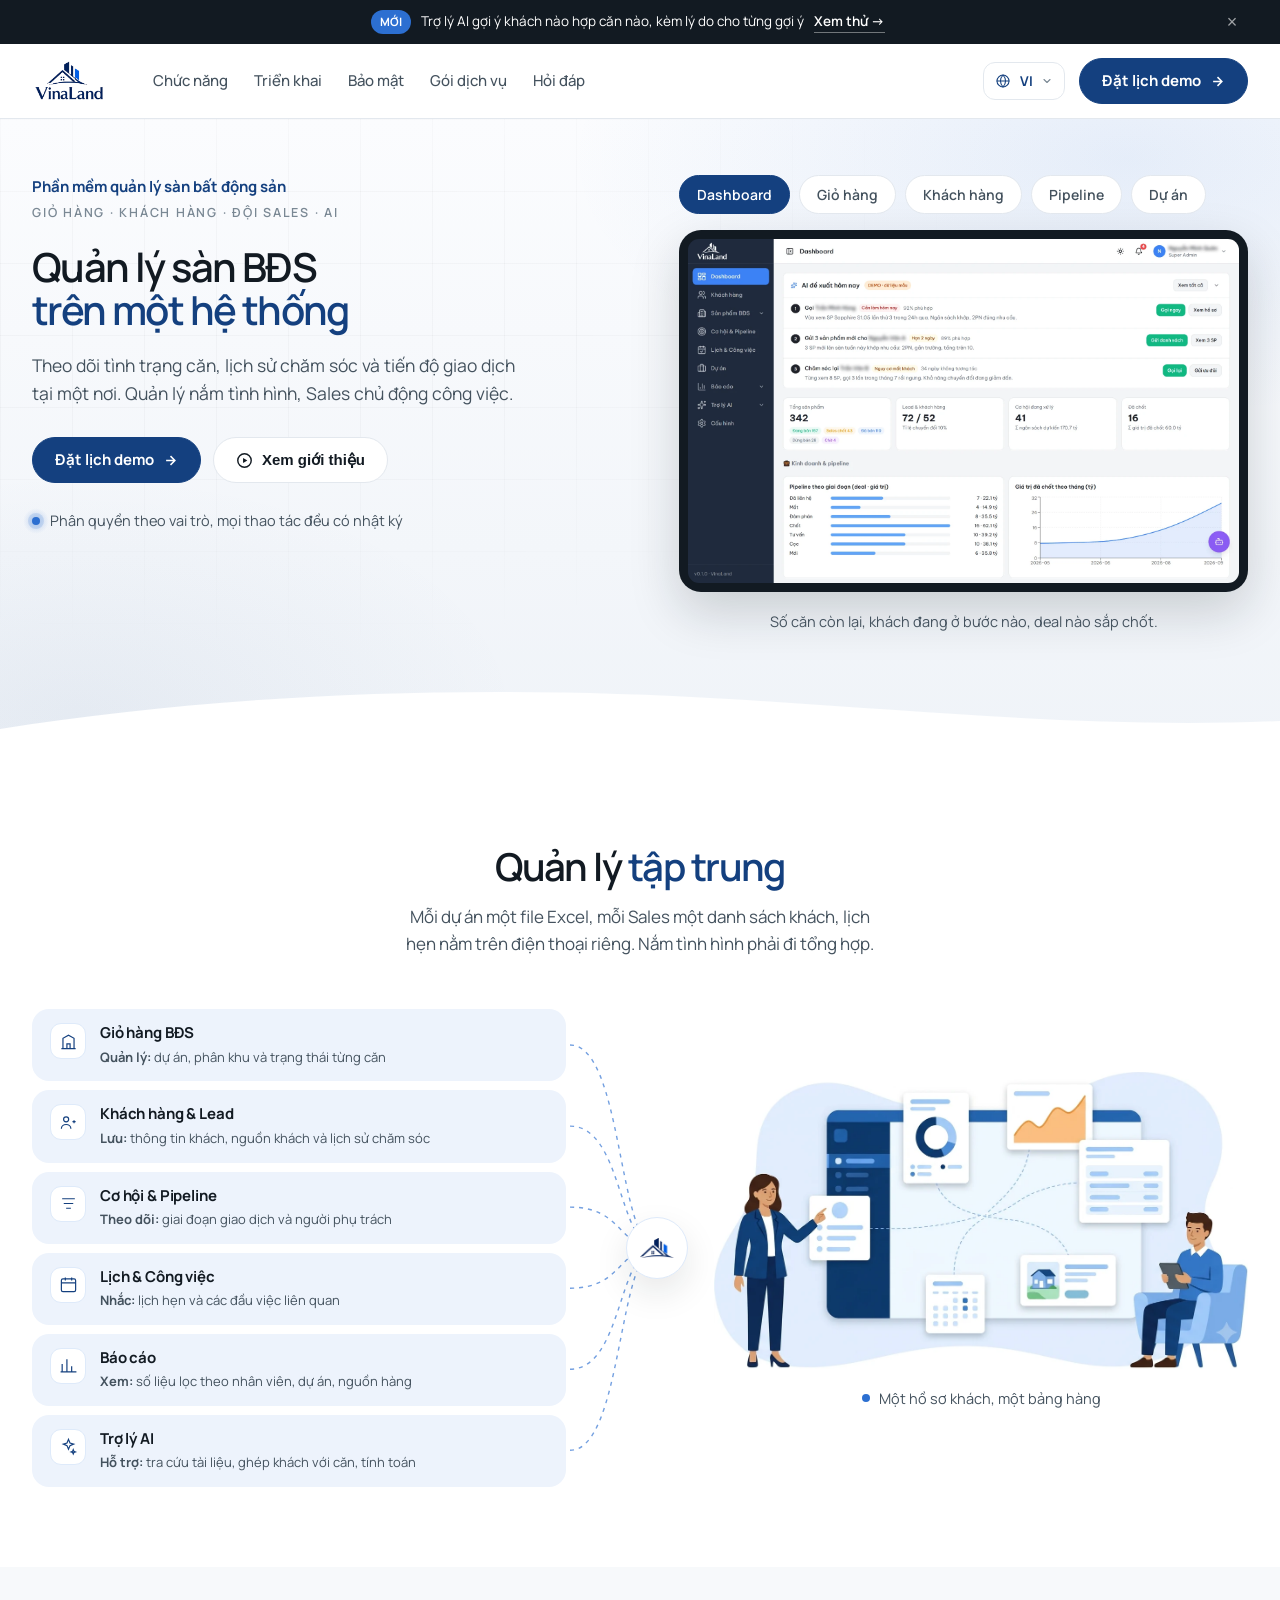
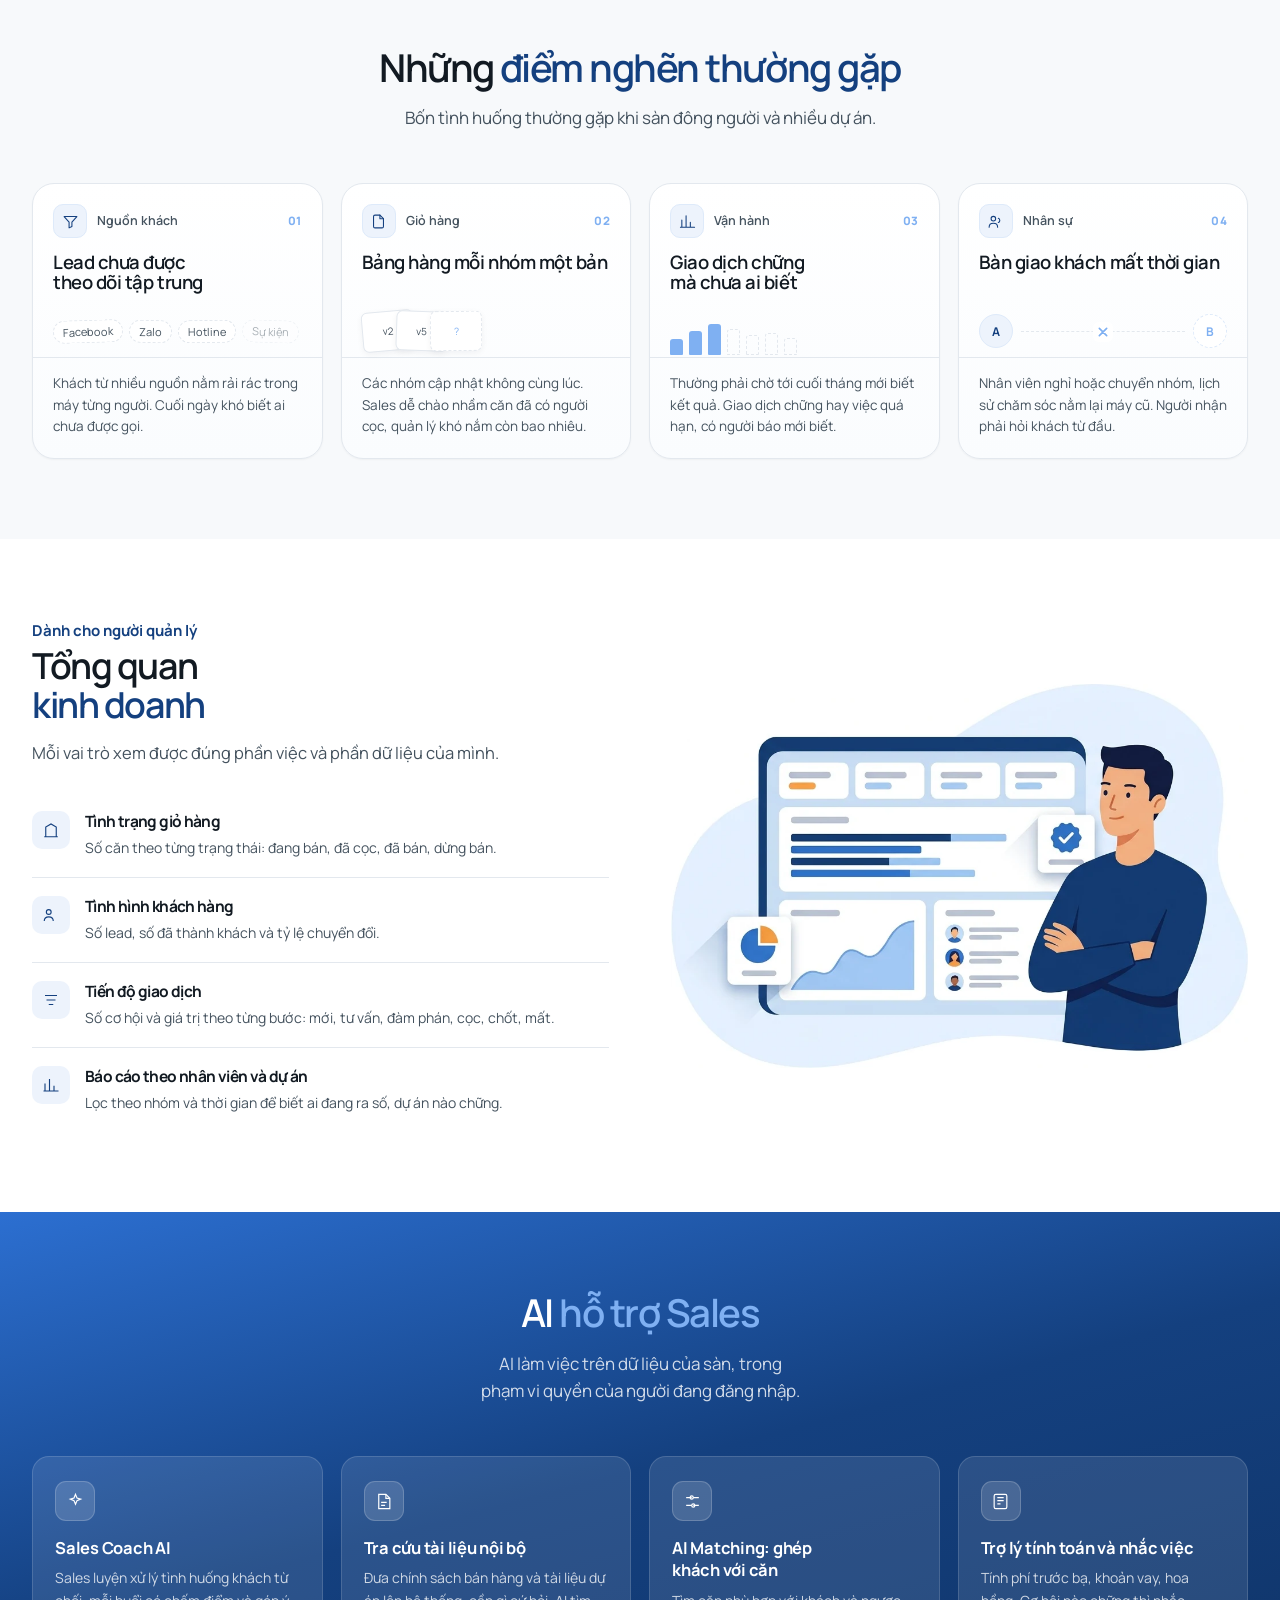
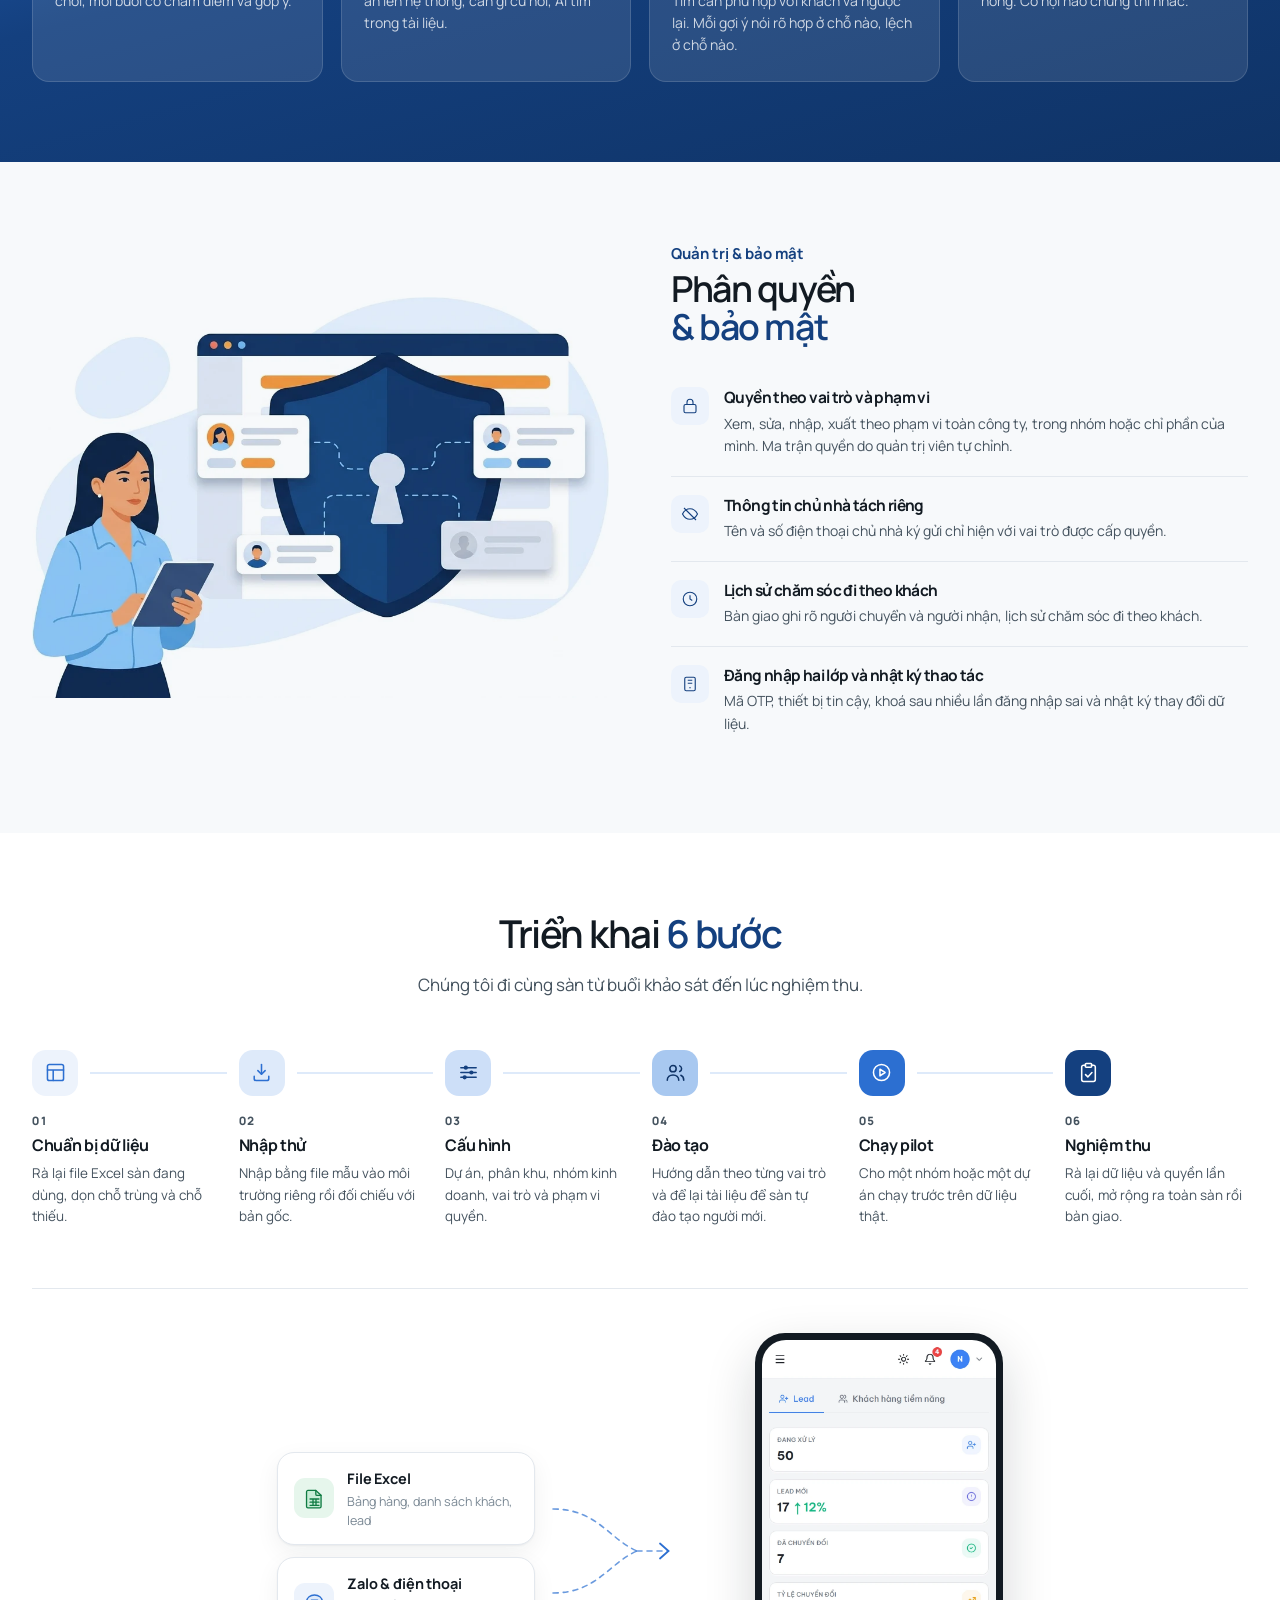
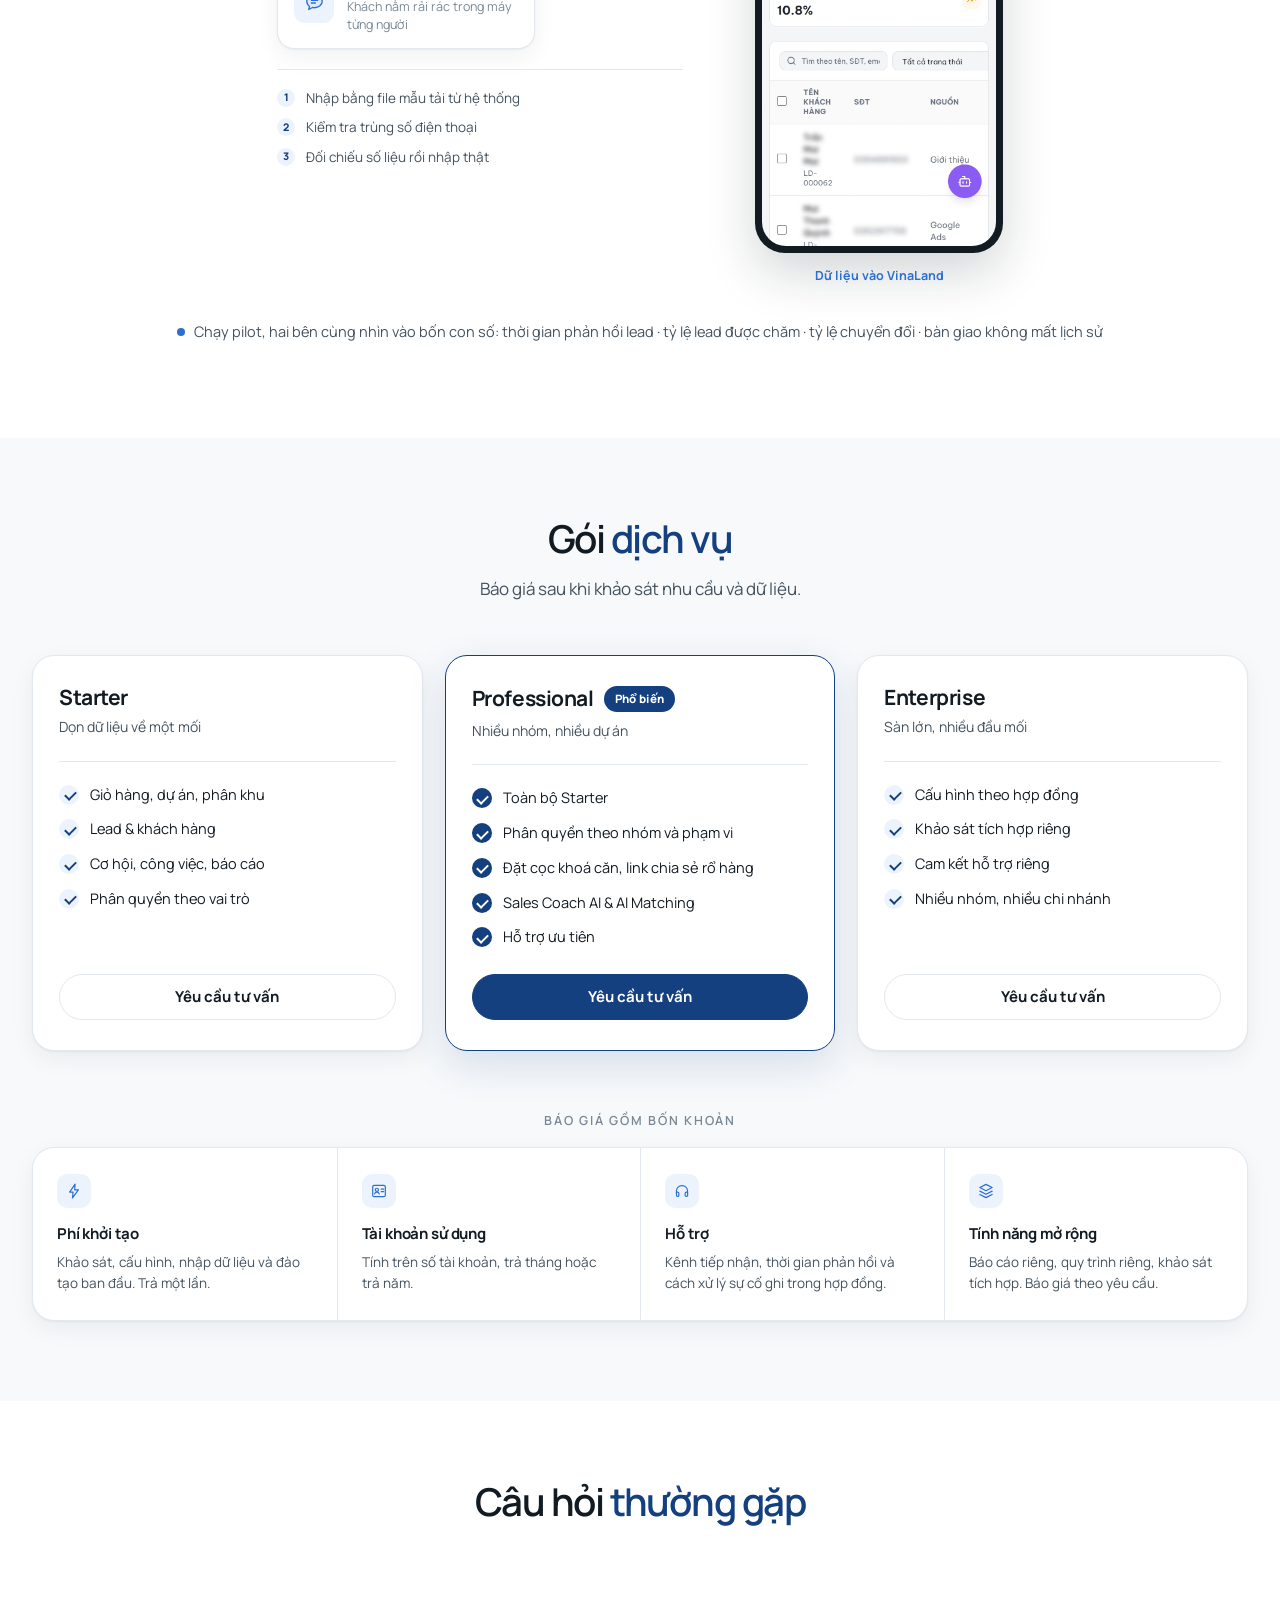
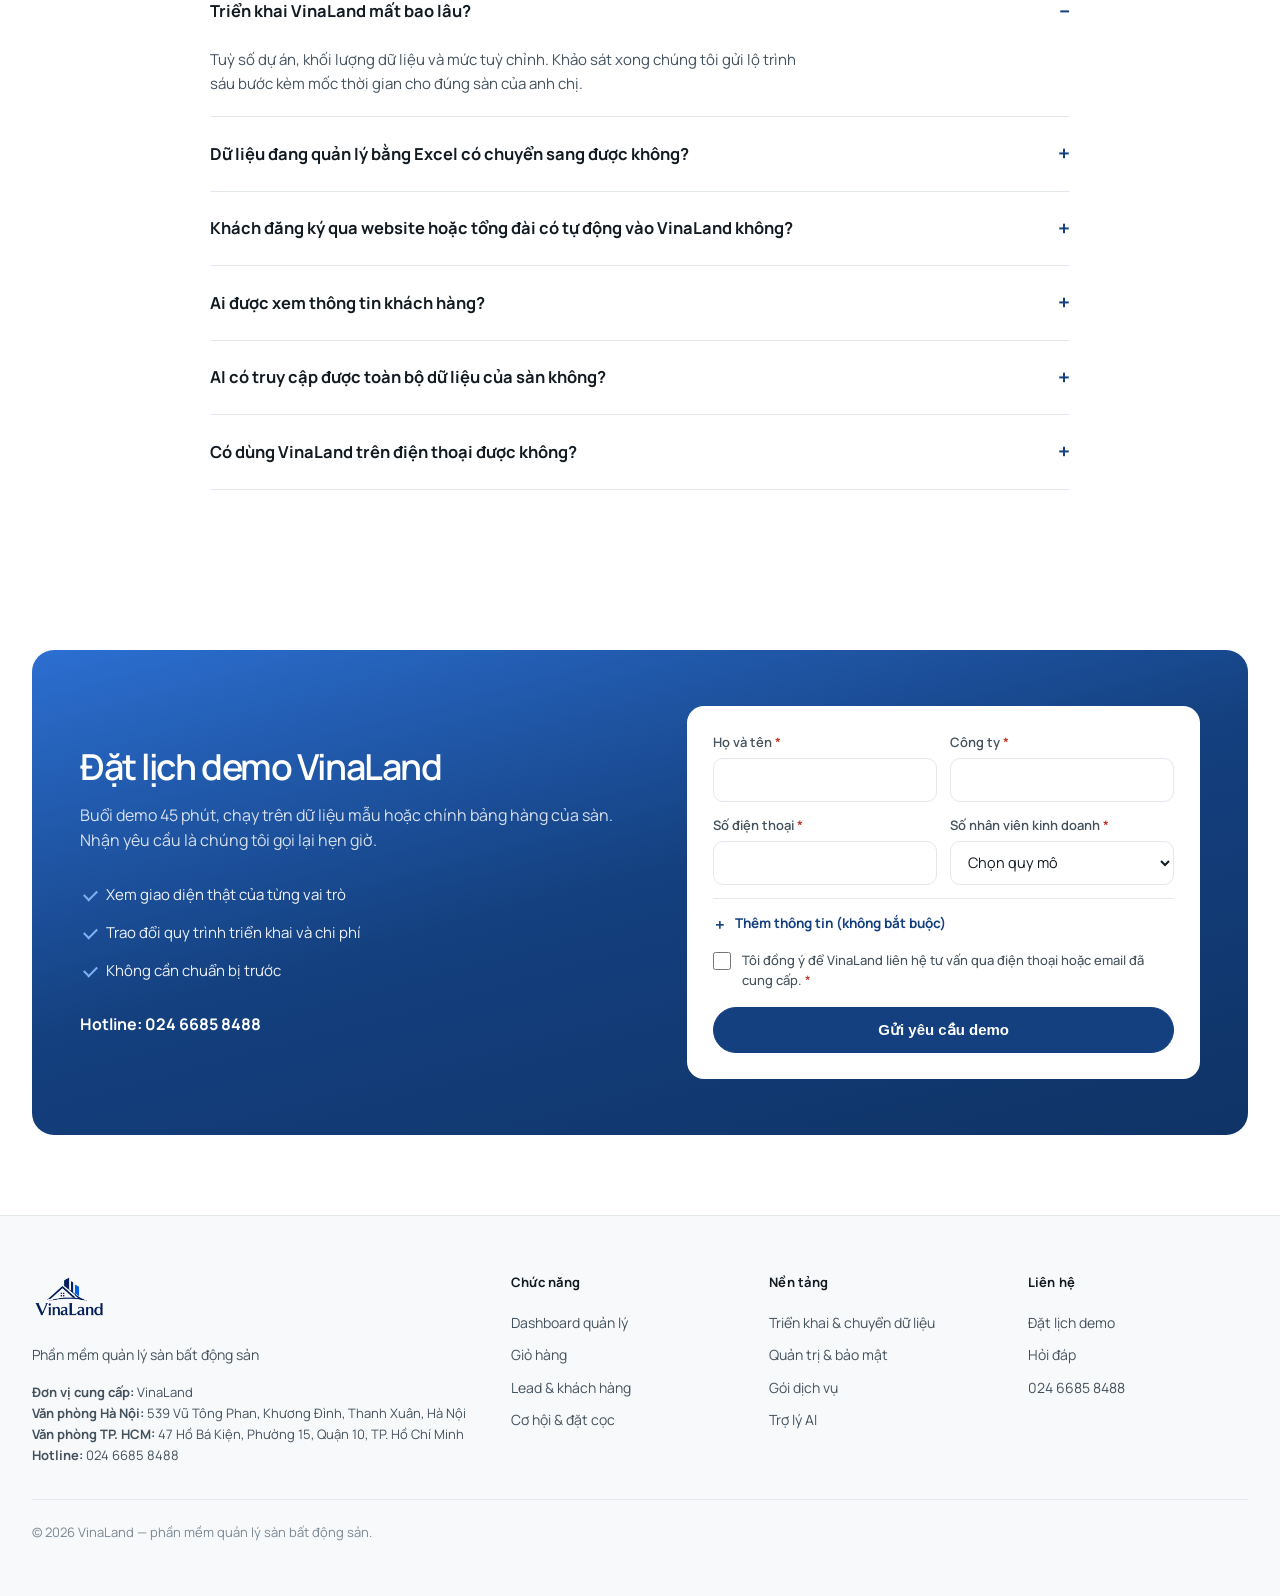
<file: index.html>
<!doctype html>
<html lang="vi">
<head>
<meta charset="utf-8">
<meta name="viewport" content="width=device-width, initial-scale=1, viewport-fit=cover">
<!-- CHỐNG CACHE: index.html không bị Cloudflare cache nên luôn mới; mọi file trong assets/ thì bị cache 30 ngày.
     Khi sửa CSS hoặc JS: đổi luôn TÊN FILE (style-<ngày><chữ>.css, main-<ngày><chữ>.js) rồi sửa thẻ bên dưới.
     Quy tắc này áp dụng cho CẢ file từ điển i18n-*.js. Sửa nội dung mà giữ nguyên tên thì
     Cloudflare vẫn trả bản cũ suốt 30 ngày: trang hiện lời tiếng Việt mới, nhưng đổi sang
     EN/JA thì những câu mới rơi về tiếng Việt — nhìn ra thành lẫn lộn hai thứ tiếng.
     Khi thay ảnh: đổi số ?v=... ở tất cả đường dẫn ảnh (tìm thay cả file).
     Làm vậy thì sau mỗi lần deploy không cần purge cache Cloudflare nữa. -->
<title>VinaLand — Phần mềm quản lý sàn bất động sản</title>
<meta name="description" content="VinaLand: quản lý giỏ hàng, khách hàng và đội Sales trên một hệ thống. Theo dõi căn còn bán, lead cần chăm sóc và tiến độ cơ hội theo từng nhóm.">
<meta property="og:title" content="VinaLand — Phần mềm quản lý sàn bất động sản">
<meta property="og:description" content="Quản lý giỏ hàng, khách hàng và đội Sales trên một hệ thống.">
<meta property="og:image" content="assets/screenshots/01-dashboard.webp?v=20261006a">
<meta property="og:type" content="website">
<link rel="icon" href="favicon.ico?v=20261001b" sizes="32x32">
<link rel="icon" type="image/png" sizes="32x32" href="assets/favicon-32-20261001b.png">
<link rel="apple-touch-icon" href="assets/apple-touch-icon-20261001b.png">
<meta name="theme-color" content="#121A22">
<link rel="preconnect" href="https://fonts.googleapis.com">
<link rel="preconnect" href="https://fonts.gstatic.com" crossorigin>
<link href="https://fonts.googleapis.com/css2?family=Manrope:wght@400;500;600;700;800&display=swap&subset=vietnamese,latin" rel="stylesheet">
<link rel="stylesheet" href="assets/style-20261028c.css">
</head>
<body id="top">
<!-- 1 ───────────────────────────────── thanh thông báo -->
<div class="ann" id="ann">
  <div class="frame">
    <a class="ann-tin" id="ann-tin" href="#ai">
      <b>MỚI</b>
      <span>Trợ lý AI gợi ý khách nào hợp căn nào, kèm lý do cho từng gợi ý</span>
      <i>Xem thử →</i>
    </a>
    <button type="button" aria-label="Đóng thông báo">×</button>
  </div>
</div>

<header class="top">
  <div class="frame">
    <a class="brand" id="brand" href="#top" aria-controls="drawer" aria-expanded="false" aria-label="VinaLand — về đầu trang"><img src="assets/vinaland.png" alt="VinaLand"></a>
    <nav class="nav">
      <a href="#swap">Chức năng</a><a href="#trien-khai">Triển khai</a><a href="#bao-mat">Bảo mật</a><a href="#gia">Gói dịch vụ</a><a href="#hoi-dap">Hỏi đáp</a>
    </nav>
    <div class="right">
      <div class="lang" id="lang" data-i18n-skip>
        <button class="lang-btn" type="button" aria-haspopup="true" aria-expanded="false" aria-controls="lang-menu" aria-label="Ngôn ngữ · Language · 言語">
          <svg class="lang-globe" viewBox="0 0 24 24" aria-hidden="true"><circle cx="12" cy="12" r="9"/><path d="M3 12h18M12 3c2.5 2.6 3.8 5.6 3.8 9s-1.3 6.4-3.8 9c-2.5-2.6-3.8-5.6-3.8-9S9.5 5.6 12 3z"/></svg>
          <span class="lang-code">VI</span>
          <svg class="lang-chev" viewBox="0 0 24 24" aria-hidden="true"><path d="M6 9l6 6 6-6"/></svg>
        </button>
        <ul class="lang-menu" id="lang-menu" hidden>
          <li><button type="button" data-lang="vi" lang="vi" aria-current="true">Tiếng Việt</button></li>
          <li><button type="button" data-lang="en" lang="en">English</button></li>
          <li><button type="button" data-lang="ja" lang="ja">日本語</button></li>
        </ul>
      </div>
      <a class="btn btn-solid" href="#demo" data-cta="header">Đặt lịch demo
        <svg width="15" height="15" viewBox="0 0 24 24" fill="none" stroke="currentColor" stroke-width="2.4"><path d="M5 12h13M12 5l7 7-7 7"/></svg>
      </a>
    </div>
  </div>
</header>

<!-- Menu kéo cho điện thoại: bấm logo mở ra. Trên màn rộng logo vẫn về đầu trang. -->
<div class="keo" id="drawer" aria-hidden="true">
  <div class="keo-nen" data-keo-dong></div>
  <nav class="keo-bang" aria-label="Menu chính" role="dialog" aria-modal="true">
    <div class="keo-dau">
      <img src="assets/vinaland.png" width="535" height="286" alt="VinaLand">
      <button class="keo-x" type="button" aria-label="Đóng menu" data-keo-dong>
        <svg viewBox="0 0 24 24" aria-hidden="true" fill="none" stroke="currentColor" stroke-width="2" stroke-linecap="round"><path d="M5 5l14 14M19 5L5 19"/></svg>
      </button>
    </div>
    <ul class="keo-muc">
      <li><a href="#top" data-keo-dong>Trang chủ</a></li>
      <li><a href="#swap" data-keo-dong>Chức năng</a></li>
      <li><a href="#trien-khai" data-keo-dong>Triển khai</a></li>
      <li><a href="#bao-mat" data-keo-dong>Bảo mật</a></li>
      <li><a href="#gia" data-keo-dong>Gói dịch vụ</a></li>
      <li><a href="#hoi-dap" data-keo-dong>Hỏi đáp</a></li>
    </ul>
    <a class="btn btn-solid" href="#demo" data-cta="menu" data-keo-dong>Đặt lịch demo</a>
    <p class="keo-hotline"><a href="tel:02466858488">Hotline: 024 6685 8488</a></p>
  </nav>
</div>

<dialog class="zoom" id="zoom" aria-label="Ảnh phóng to">
  <form method="dialog"><button class="zoom-x" type="submit" aria-label="Đóng">×</button></form>
  <img id="zoom-anh" alt="">
</dialog>

<!-- ───────────────────────────────── hero -->
<section class="hero">
  <div class="frame">
    <div>
      <p class="eyebrow">Phần mềm quản lý sàn bất động sản</p>
      <p class="eyebrow-sub">Giỏ hàng · Khách hàng · Đội Sales · AI</p>

      <!-- Tiêu đề ba dòng, dòng giữa đổi màu. -->
      <h1>Quản lý sàn BĐS <span>trên một hệ thống</span></h1>

      <p class="lead">Theo dõi tình trạng căn, lịch sử chăm sóc và tiến độ giao dịch tại một nơi. Quản lý nắm tình hình, Sales chủ động công việc.</p>

      <div class="acts">
        <a class="btn btn-solid" href="#demo" data-cta="hero">Đặt lịch demo
          <svg width="15" height="15" viewBox="0 0 24 24" fill="none" stroke="currentColor" stroke-width="2.4"><path d="M5 12h13M12 5l7 7-7 7"/></svg>
        </a>
        <button class="btn btn-line" type="button" id="mo-phim">
          <svg width="17" height="17" viewBox="0 0 24 24" fill="none" stroke="currentColor" stroke-width="2"><circle cx="12" cy="12" r="9.5"/><path d="M10 8.5l6 3.5-6 3.5z" fill="currentColor" stroke="none"/></svg>
          Xem giới thiệu
        </button>
      </div>

      <!-- 3 ── dòng bằng chứng -->
      <p class="proof"><i></i><span>Phân quyền theo vai trò, mọi thao tác đều có nhật ký</span></p>
    </div>

    <!-- 2 ── tab chuyển ảnh -->
    <div>
      <div class="tabs" role="tablist">
        <button class="tab" role="tab" aria-selected="true"  data-shot="assets/screenshots/01-dashboard.webp"    data-cap="Dashboard"   data-txt="Số căn còn lại, khách đang ở bước nào, deal nào sắp chốt.">Dashboard</button>
        <button class="tab" role="tab" aria-selected="false" data-shot="assets/screenshots/02-products.webp"     data-cap="Giỏ hàng"    data-txt="Dự án, phân khu, từng toà. Căn nào còn, căn nào đã cọc, cả sàn xem chung một bảng.">Giỏ hàng</button>
        <button class="tab" role="tab" aria-selected="false" data-shot="assets/screenshots/08-customers.webp"    data-cap="Khách hàng"  data-txt="Gõ số điện thoại là ra khách này ai đang chăm, đã trao đổi những gì.">Khách hàng</button>
        <button class="tab" role="tab" aria-selected="false" data-shot="assets/screenshots/11-opportunities.webp" data-cap="Pipeline"   data-txt="Cơ hội đi qua các bước: tư vấn, đàm phán, đặt cọc, chốt. Chững ở đâu nhìn ra ngay.">Pipeline</button>
        <button class="tab" role="tab" aria-selected="false" data-shot="assets/screenshots/05-projects.webp"     data-cap="Dự án"       data-txt="Hồ sơ dự án, chính sách bán hàng và tài liệu để chung một chỗ.">Dự án</button>
      </div>

      <div class="device">
        <button class="shot-btn" type="button" data-zoom="assets/screenshots/01-dashboard.webp" aria-label="Phóng to ảnh giao diện">
          <img id="shot" src="assets/screenshots/01-dashboard.webp" alt="Giao diện VinaLand">
        </button>
      </div>
      <p class="cap"><span id="cap-txt">Số căn còn lại, khách đang ở bước nào, deal nào sắp chốt.</span></p>
    </div>
  </div>
</section>

<!-- 4 ───────────────────────────────── khối "thay cho" -->
<section class="swap" id="swap">
  <div class="frame">
    <div class="sec-head">
      <h2>Quản lý <span>tập trung</span></h2>
      <p>Mỗi dự án một file Excel, mỗi Sales một danh sách khách, lịch hẹn nằm trên điện thoại riêng. Nắm tình hình phải đi tổng hợp.</p>
    </div>

    <div class="swap-grid">
      <div class="mods">
        <div class="mod">
          <div class="ic"><svg width="19" height="19" viewBox="0 0 24 24" fill="none" stroke="currentColor" stroke-width="1.5"><path d="M3 21h18M5 21V8l7-4 7 4v13M10 21v-6h4v6"/></svg></div>
          <div><h3>Giỏ hàng BĐS</h3><p><b>Quản lý:</b> dự án, phân khu và trạng thái từng căn</p></div>
        </div>
        <div class="mod">
          <div class="ic"><svg width="19" height="19" viewBox="0 0 24 24" fill="none" stroke="currentColor" stroke-width="1.5"><circle cx="9" cy="8" r="3.2"/><path d="M3 20c0-3.3 2.7-5.5 6-5.5s6 2.2 6 5.5M17 11h4M19 9v4"/></svg></div>
          <div><h3>Khách hàng &amp; Lead</h3><p><b>Lưu:</b> thông tin khách, nguồn khách và lịch sử chăm sóc</p></div>
        </div>
        <div class="mod">
          <div class="ic"><svg width="19" height="19" viewBox="0 0 24 24" fill="none" stroke="currentColor" stroke-width="1.5"><path d="M4 6h16M6 12h12M9 18h6"/></svg></div>
          <div><h3>Cơ hội &amp; Pipeline</h3><p><b>Theo dõi:</b> giai đoạn giao dịch và người phụ trách</p></div>
        </div>
        <div class="mod">
          <div class="ic"><svg width="19" height="19" viewBox="0 0 24 24" fill="none" stroke="currentColor" stroke-width="1.5"><rect x="3" y="5" width="18" height="16" rx="2"/><path d="M3 10h18M8 3v4M16 3v4"/></svg></div>
          <div><h3>Lịch &amp; Công việc</h3><p><b>Nhắc:</b> lịch hẹn và các đầu việc liên quan</p></div>
        </div>
        <div class="mod">
          <div class="ic"><svg width="19" height="19" viewBox="0 0 24 24" fill="none" stroke="currentColor" stroke-width="1.5"><path d="M4 20V10M10 20V4M16 20v-7M22 20H2"/></svg></div>
          <div><h3>Báo cáo</h3><p><b>Xem:</b> số liệu lọc theo nhân viên, dự án, nguồn hàng</p></div>
        </div>
        <div class="mod">
          <div class="ic"><svg width="19" height="19" viewBox="0 0 24 24" fill="none" stroke="currentColor" stroke-width="1.5"><path d="M12 3l1.9 4.6L18.5 9l-4.6 1.9L12 15.5 10.1 10.9 5.5 9l4.6-1.4z"/><path d="M18 16l.8 2 2 .8-2 .8L18 21.5 17.2 19.6l-2-.8 2-.8z"/></svg></div>
          <div><h3>Trợ lý AI</h3><p><b>Hỗ trợ:</b> tra cứu tài liệu, ghép khách với căn, tính toán</p></div>
        </div>
      </div>

      <!-- Toạ độ các nét để trống, JS điền sau khi đo được vị trí thật của từng thẻ. -->
      <div class="noi" aria-hidden="true">
        <svg preserveAspectRatio="none"></svg>
        <div class="hub"><img src="assets/vinaland-dau.png" alt=""></div>
      </div>

      <div class="swap-shot">
        <img class="ve" src="assets/minh-hoa/mh1-phan-he.webp" alt="Các phân hệ VinaLand gom về một hệ thống">
        <p class="swap-note"><i></i>Một hồ sơ khách, một bảng hàng</p>
      </div>
    </div>
  </div>
</section>


<!-- ───────────────────────────────── vấn đề -->
<section class="sec sec-alt">
  <div class="frame">
    <div class="sec-head">
      <h2>Những <span>điểm nghẽn thường gặp</span></h2>
      <p>Bốn tình huống thường gặp khi sàn đông người và nhiều dự án.</p>
    </div>
    <div class="vds">
        <div class="vd">
          <div class="vd-dau"><span class="ic"><svg width="17" height="17" viewBox="0 0 24 24" fill="none" stroke="currentColor" stroke-width="1.5" stroke-linecap="round" stroke-linejoin="round"><path d="M3 5h18l-7 8v6l-4 2v-8z"/></svg></span><span class="nhan">Nguồn khách</span><span class="stt">01</span></div>
          <h3>Lead chưa được theo dõi tập trung</h3>
          <div class="vd-hinh h-kenh"><span>Facebook</span><span>Zalo</span><span>Hotline</span><span>Sự kiện</span></div>
          <p>Khách từ nhiều nguồn nằm rải rác trong máy từng người. Cuối ngày khó biết ai chưa được gọi.</p>
        </div>
        <div class="vd">
          <div class="vd-dau"><span class="ic"><svg width="17" height="17" viewBox="0 0 24 24" fill="none" stroke="currentColor" stroke-width="1.5" stroke-linecap="round" stroke-linejoin="round"><path d="M14 3H7a2 2 0 0 0-2 2v14a2 2 0 0 0 2 2h10a2 2 0 0 0 2-2V8z"/><path d="M14 3v5h5"/></svg></span><span class="nhan">Giỏ hàng</span><span class="stt">02</span></div>
          <h3>Bảng hàng mỗi nhóm một bản</h3>
          <div class="vd-hinh h-file" aria-hidden="true"><i>v2</i><i>v5</i><i>?</i></div>
          <p>Các nhóm cập nhật không cùng lúc. Sales dễ chào nhầm căn đã có người cọc, quản lý khó nắm còn bao nhiêu.</p>
        </div>
        <div class="vd">
          <div class="vd-dau"><span class="ic"><svg width="17" height="17" viewBox="0 0 24 24" fill="none" stroke="currentColor" stroke-width="1.5" stroke-linecap="round" stroke-linejoin="round"><path d="M4 20V10M10 20V4M16 20v-7M22 20H2"/></svg></span><span class="nhan">Vận hành</span><span class="stt">03</span></div>
          <h3>Giao dịch chững mà chưa ai biết</h3>
          <div class="vd-hinh h-cot"><i></i><i></i><i></i><i></i><i></i><i></i><i></i></div>
          <p>Thường phải chờ tới cuối tháng mới biết kết quả. Giao dịch chững hay việc quá hạn, có người báo mới biết.</p>
        </div>
        <div class="vd">
          <div class="vd-dau"><span class="ic"><svg width="17" height="17" viewBox="0 0 24 24" fill="none" stroke="currentColor" stroke-width="1.5" stroke-linecap="round" stroke-linejoin="round"><circle cx="9" cy="8" r="3.2"/><path d="M3 20c0-3.3 2.7-5.5 6-5.5s6 2.2 6 5.5"/><path d="M16 7.5a3.2 3.2 0 0 1 0 6"/></svg></span><span class="nhan">Nhân sự</span><span class="stt">04</span></div>
          <h3>Bàn giao khách mất thời gian</h3>
          <div class="vd-hinh h-giao" aria-hidden="true"><i>A</i><u></u><i>B</i></div>
          <p>Nhân viên nghỉ hoặc chuyển nhóm, lịch sử chăm sóc nằm lại máy cũ. Người nhận phải hỏi khách từ đầu.</p>
        </div>
    </div>
  </div>
</section>

<!-- ───────────────────────────────── góc nhìn quản lý -->
<section class="sec">
  <div class="frame">
    <div class="split">
      <div>
        <p class="eyebrow">Dành cho người quản lý</p>
        <h2 style="font-size:clamp(25px,2.8vw,37px)">Tổng quan <span style="color:var(--brand)">kinh doanh</span></h2>
        <p style="margin:16px 0 26px;color:var(--ink-2);font-size:16.5px">Mỗi vai trò xem được đúng phần việc và phần dữ liệu của mình.</p>
        <div class="list-rows">
          <div class="row">
            <div class="ic"><svg width="18" height="18" viewBox="0 0 24 24" fill="none" stroke="currentColor" stroke-width="1.5"><path d="M3 21h18M5 21V8l7-4 7 4v13"/></svg></div>
            <div><h3>Tình trạng giỏ hàng</h3><p>Số căn theo từng trạng thái: đang bán, đã cọc, đã bán, dừng bán.</p></div>
          </div>
          <div class="row">
            <div class="ic"><svg width="18" height="18" viewBox="0 0 24 24" fill="none" stroke="currentColor" stroke-width="1.5"><circle cx="9" cy="8" r="3.2"/><path d="M3 20c0-3.3 2.7-5.5 6-5.5s6 2.2 6 5.5"/></svg></div>
            <div><h3>Tình hình khách hàng</h3><p>Số lead, số đã thành khách và tỷ lệ chuyển đổi.</p></div>
          </div>
          <div class="row">
            <div class="ic"><svg width="18" height="18" viewBox="0 0 24 24" fill="none" stroke="currentColor" stroke-width="1.5"><path d="M4 6h16M6 12h12M9 18h6"/></svg></div>
            <div><h3>Tiến độ giao dịch</h3><p>Số cơ hội và giá trị theo từng bước: mới, tư vấn, đàm phán, cọc, chốt, mất.</p></div>
          </div>
          <div class="row">
            <div class="ic"><svg width="18" height="18" viewBox="0 0 24 24" fill="none" stroke="currentColor" stroke-width="1.5"><path d="M4 20V10M10 20V4M16 20v-7M22 20H2"/></svg></div>
            <div><h3>Báo cáo theo nhân viên và dự án</h3><p>Lọc theo nhóm và thời gian để biết ai đang ra số, dự án nào chững.</p></div>
          </div>
        </div>
      </div>
      <div class="split-shot split-ve">
        <img src="assets/minh-hoa/mh2-quan-ly.webp" alt="Người quản lý xem tình hình kinh doanh trên một màn hình">
      </div>
    </div>
  </div>
</section>

<!-- ───────────────────────────────── trợ lý AI -->
<section id="ai" class="sec sec-brand">
  <div class="frame">
    <div class="sec-head">
      <h2>AI <span>hỗ trợ Sales</span></h2>
      <p>AI làm việc trên dữ liệu của sàn, trong phạm vi quyền của người đang đăng nhập.</p>
    </div>
    <div class="g4">
      <div class="card">
        <div class="ic"><svg width="19" height="19" viewBox="0 0 24 24" fill="none" stroke="currentColor" stroke-width="1.5"><path d="M12 3l1.9 4.6L18.5 9l-4.6 1.9L12 15.5 10.1 10.9 5.5 9l4.6-1.4z"/></svg></div>
        <h3>Sales Coach AI</h3><p>Sales luyện xử lý tình huống khách từ chối, mỗi buổi có chấm điểm và góp ý.</p>
      </div>
      <div class="card">
        <div class="ic"><svg width="19" height="19" viewBox="0 0 24 24" fill="none" stroke="currentColor" stroke-width="1.5"><path d="M6 3h9l5 5v13H6z"/><path d="M15 3v5h5M9 13h7M9 17h5"/></svg></div>
        <h3>Tra cứu tài liệu nội bộ</h3><p>Đưa chính sách bán hàng và tài liệu dự án lên hệ thống, cần gì cứ hỏi, AI tìm trong tài liệu.</p>
      </div>
      <div class="card">
        <div class="ic"><svg width="19" height="19" viewBox="0 0 24 24" fill="none" stroke="currentColor" stroke-width="1.5"><path d="M4 7h7M13 7h7M4 17h7M13 17h7"/><circle cx="11" cy="7" r="2"/><circle cx="13" cy="17" r="2"/></svg></div>
        <h3>AI Matching: ghép khách với căn</h3><p>Tìm căn phù hợp với khách và ngược lại. Mỗi gợi ý nói rõ hợp ở chỗ nào, lệch ở chỗ nào.</p>
      </div>
      <div class="card">
        <div class="ic"><svg width="19" height="19" viewBox="0 0 24 24" fill="none" stroke="currentColor" stroke-width="1.5"><rect x="4" y="3" width="16" height="18" rx="2"/><path d="M8 7h8M8 11h8M8 15h4"/></svg></div>
        <h3>Trợ lý tính toán và nhắc việc</h3><p>Tính phí trước bạ, khoản vay, hoa hồng. Cơ hội nào chững thì nhắc.</p>
      </div>
    </div>
  </div>
</section>

<!-- ───────────────────────────────── bảo mật -->
<section id="bao-mat" class="sec sec-alt">
  <div class="frame">
    <div class="split rev">
      <div class="split-shot split-ve">
        <img src="assets/minh-hoa/mh3-bao-mat.webp" alt="Dữ liệu khách hàng chỉ mở đúng phạm vi quyền của từng vai trò">
      </div>
      <div>
        <p class="eyebrow">Quản trị &amp; bảo mật</p>
        <h2 style="font-size:clamp(25px,2.8vw,37px)">Phân quyền <span style="color:var(--brand)">&amp; bảo mật</span></h2>
        <div class="list-rows" style="margin-top:22px">
          <div class="row"><div class="ic"><svg width="18" height="18" viewBox="0 0 24 24" fill="none" stroke="currentColor" stroke-width="1.5"><rect x="4" y="10" width="16" height="11" rx="2"/><path d="M8 10V7a4 4 0 018 0v3"/></svg></div>
            <div><h3>Quyền theo vai trò và phạm vi</h3><p>Xem, sửa, nhập, xuất theo phạm vi toàn công ty, trong nhóm hoặc chỉ phần của mình. Ma trận quyền do quản trị viên tự chỉnh.</p></div></div>
          <div class="row"><div class="ic"><svg width="18" height="18" viewBox="0 0 24 24" fill="none" stroke="currentColor" stroke-width="1.5"><path d="M2 12s3.6-7 10-7 10 7 10 7-3.6 7-10 7-10-7-10-7z"/><path d="M4 4l16 16"/></svg></div>
            <div><h3>Thông tin chủ nhà tách riêng</h3><p>Tên và số điện thoại chủ nhà ký gửi chỉ hiện với vai trò được cấp quyền.</p></div></div>
          <div class="row"><div class="ic"><svg width="18" height="18" viewBox="0 0 24 24" fill="none" stroke="currentColor" stroke-width="1.5"><path d="M12 7v5l3 2"/><circle cx="12" cy="12" r="9"/></svg></div>
            <div><h3>Lịch sử chăm sóc đi theo khách</h3><p>Bàn giao ghi rõ người chuyển và người nhận, lịch sử chăm sóc đi theo khách.</p></div></div>
          <div class="row"><div class="ic"><svg width="18" height="18" viewBox="0 0 24 24" fill="none" stroke="currentColor" stroke-width="1.5"><rect x="5" y="3" width="14" height="18" rx="2"/><path d="M9 7h6M9 11h6M11 17h2"/></svg></div>
            <div><h3>Đăng nhập hai lớp và nhật ký thao tác</h3><p>Mã OTP, thiết bị tin cậy, khoá sau nhiều lần đăng nhập sai và nhật ký thay đổi dữ liệu.</p></div></div>
        </div>
      </div>
    </div>
  </div>
</section>

<!-- ───────────────────────────────── triển khai -->
<section id="trien-khai" class="sec">
  <div class="frame">
    <div class="sec-head">
      <h2>Triển khai <span>6 bước</span></h2>
      <p>Chúng tôi đi cùng sàn từ buổi khảo sát đến lúc nghiệm thu.</p>
    </div>
    <div class="buocs">
      <div class="buoc">
        <div class="buoc-ic" aria-hidden="true"><svg viewBox="0 0 24 24"><path d="M3.6 5.6a2 2 0 012-2h12.8a2 2 0 012 2v12.8a2 2 0 01-2 2H5.6a2 2 0 01-2-2z"/><path d="M3.6 9.4h16.8M9.6 9.4v11"/></svg></div>
        <span class="buoc-so">01</span><h3>Chuẩn bị dữ liệu</h3><p>Rà lại file Excel sàn đang dùng, dọn chỗ trùng và chỗ thiếu.</p>
      </div>
      <div class="buoc">
        <div class="buoc-ic" aria-hidden="true"><svg viewBox="0 0 24 24"><path d="M12 3.6v10.2"/><path d="M8.2 10l3.8 3.8 3.8-3.8"/><path d="M4.4 16v2.4a2 2 0 002 2h11.2a2 2 0 002-2V16"/></svg></div>
        <span class="buoc-so">02</span><h3>Nhập thử</h3><p>Nhập bằng file mẫu vào môi trường riêng rồi đối chiếu với bản gốc.</p>
      </div>
      <div class="buoc">
        <div class="buoc-ic" aria-hidden="true"><svg viewBox="0 0 24 24"><path d="M4 7h16M4 12h16M4 17h16"/><circle cx="9.2" cy="7" r="2.2" fill="currentColor" stroke="none"/><circle cx="15" cy="12" r="2.2" fill="currentColor" stroke="none"/><circle cx="8" cy="17" r="2.2" fill="currentColor" stroke="none"/></svg></div>
        <span class="buoc-so">03</span><h3>Cấu hình</h3><p>Dự án, phân khu, nhóm kinh doanh, vai trò và phạm vi quyền.</p>
      </div>
      <div class="buoc">
        <div class="buoc-ic" aria-hidden="true"><svg viewBox="0 0 24 24"><circle cx="9.4" cy="8" r="3.3"/><path d="M3.4 20c0-3.3 2.7-5.5 6-5.5s6 2.2 6 5.5"/><path d="M16.4 5.1a3.2 3.2 0 010 5.9M17.6 14.9c1.9.8 3 2.6 3 5.1"/></svg></div>
        <span class="buoc-so">04</span><h3>Đào tạo</h3><p>Hướng dẫn theo từng vai trò và để lại tài liệu để sàn tự đào tạo người mới.</p>
      </div>
      <div class="buoc">
        <div class="buoc-ic" aria-hidden="true"><svg viewBox="0 0 24 24"><circle cx="12" cy="12" r="8.4"/><path d="M10.4 8.5l5.3 3.5-5.3 3.5z"/></svg></div>
        <span class="buoc-so">05</span><h3>Chạy pilot</h3><p>Cho một nhóm hoặc một dự án chạy trước trên dữ liệu thật.</p>
      </div>
      <div class="buoc">
        <div class="buoc-ic" aria-hidden="true"><svg viewBox="0 0 24 24"><path d="M9 4.4H6.8a1.9 1.9 0 00-1.9 1.9v13.1a1.9 1.9 0 001.9 1.9h10.4a1.9 1.9 0 001.9-1.9V6.3a1.9 1.9 0 00-1.9-1.9H15"/><path d="M9.6 2.6h4.8a.9.9 0 01.9.9v2.1a.9.9 0 01-.9.9H9.6a.9.9 0 01-.9-.9V3.5a.9.9 0 01.9-.9z"/><path d="M8.9 14.2l2.4 2.4 4.3-4.6"/></svg></div>
        <span class="buoc-so">06</span><h3>Nghiệm thu</h3><p>Rà lại dữ liệu và quyền lần cuối, mở rộng ra toàn sàn rồi bàn giao.</p>
      </div>
    </div>
    <div class="nhap">
      <div class="nhap-so-do" role="img" aria-label="Sơ đồ: dữ liệu từ file Excel và từ Zalo, điện thoại được đưa vào VinaLand qua ba việc: nhập bằng file mẫu, kiểm tra trùng số điện thoại, đối chiếu số liệu rồi nhập thật">
        <div class="nhap-nguon">
          <div class="nhap-the">
            <span class="nhap-ic nhap-ic-x" aria-hidden="true"><svg viewBox="0 0 24 24"><path class="fl" d="M4.5 2.8h9l6 5.4v13a1.6 1.6 0 01-1.6 1.6H4.5a1.6 1.6 0 01-1.6-1.6V4.4a1.6 1.6 0 011.6-1.6z"/><path d="M4.5 2.8h9l6 5.4v13a1.6 1.6 0 01-1.6 1.6H4.5a1.6 1.6 0 01-1.6-1.6V4.4a1.6 1.6 0 011.6-1.6z"/><path d="M13.5 2.8v4.2a1.4 1.4 0 001.4 1.4h4.6"/><path d="M6.9 12.6h10.2M6.9 16.2h10.2M6.9 19.8h10.2M10.3 12.6v7.2M13.7 12.6v7.2"/></svg></span>
            <div><b>File Excel</b><p>Bảng hàng, danh sách khách, lead</p></div>
          </div>
          <div class="nhap-the">
            <span class="nhap-ic nhap-ic-z" aria-hidden="true"><svg viewBox="0 0 24 24"><path class="fl" d="M12 3.4c4.9 0 8.8 3.3 8.8 7.3s-3.9 7.3-8.8 7.3c-.8 0-1.6-.1-2.3-.3l-4.3 2.3.9-3.4c-1.9-1.3-3.1-3.4-3.1-5.9 0-4 3.9-7.3 8.8-7.3z"/><path d="M12 3.4c4.9 0 8.8 3.3 8.8 7.3s-3.9 7.3-8.8 7.3c-.8 0-1.6-.1-2.3-.3l-4.3 2.3.9-3.4c-1.9-1.3-3.1-3.4-3.1-5.9 0-4 3.9-7.3 8.8-7.3z"/><path d="M8.4 9.4h7.2M8.4 12.6h4.6"/></svg></span>
            <div><b>Zalo &amp; điện thoại</b><p>Khách nằm rải rác trong máy từng người</p></div>
          </div>
        </div>
        <svg class="nhap-ten" viewBox="0 0 132 152" fill="none" aria-hidden="true">
          <path d="M2 34 C 46 34, 58 64, 86 76"/>
          <path d="M2 118 C 46 118, 58 88, 86 76"/>
          <path d="M86 76 H 117"/>
          <path class="dau" d="M109 68.5 L 117.5 76 L 109 83.5"/>
        </svg>
        <ol class="nhap-viec">
          <li><span>1</span>Nhập bằng file mẫu tải từ hệ thống</li>
          <li><span>2</span>Kiểm tra trùng số điện thoại</li>
          <li><span>3</span>Đối chiếu số liệu rồi nhập thật</li>
        </ol>
      </div>
      <div class="nhap-may">
        <div class="device"><img src="assets/screenshots/m04-leads.webp" width="390" height="844" loading="lazy" alt="Danh sách lead VinaLand trên trình duyệt điện thoại"></div>
        <p class="nhap-dich">Dữ liệu vào VinaLand</p>
      </div>
    </div>
    <p class="swap-note" style="margin-top:34px"><i></i>Chạy pilot, hai bên cùng nhìn vào bốn con số: thời gian phản hồi lead · tỷ lệ lead được chăm · tỷ lệ chuyển đổi · bàn giao không mất lịch sử</p>
  </div>
</section>

<!-- ───────────────────────────────── gói dịch vụ -->
<section id="gia" class="sec sec-alt">
  <div class="frame">
    <div class="sec-head">
      <h2>Gói <span>dịch vụ</span></h2>
      <p>Báo giá sau khi khảo sát nhu cầu và dữ liệu.</p>
    </div>

    <div class="plans">
      <div class="plan">
        <div class="plan-dau"><h3>Starter</h3></div>
        <p class="sub">Dọn dữ liệu về một mối</p>
        <ul><li>Giỏ hàng, dự án, phân khu</li><li>Lead &amp; khách hàng</li><li>Cơ hội, công việc, báo cáo</li><li>Phân quyền theo vai trò</li></ul>
        <a class="btn btn-line" href="#demo" data-cta="plan" data-plan="Starter">Yêu cầu tư vấn</a>
      </div>
      <div class="plan hot">
        <div class="plan-dau"><h3>Professional</h3><span class="plan-nhan">Phổ biến</span></div>
        <p class="sub">Nhiều nhóm, nhiều dự án</p>
        <ul><li>Toàn bộ Starter</li><li>Phân quyền theo nhóm và phạm vi</li><li>Đặt cọc khoá căn, link chia sẻ rổ hàng</li><li>Sales Coach AI &amp; AI Matching</li><li>Hỗ trợ ưu tiên</li></ul>
        <a class="btn btn-solid" href="#demo" data-cta="plan" data-plan="Professional">Yêu cầu tư vấn</a>
      </div>
      <div class="plan">
        <div class="plan-dau"><h3>Enterprise</h3></div>
        <p class="sub">Sàn lớn, nhiều đầu mối</p>
        <ul><li>Cấu hình theo hợp đồng</li><li>Khảo sát tích hợp riêng</li><li>Cam kết hỗ trợ riêng</li><li>Nhiều nhóm, nhiều chi nhánh</li></ul>
        <a class="btn btn-line" href="#demo" data-cta="plan" data-plan="Enterprise">Yêu cầu tư vấn</a>
      </div>
    </div>

    <p class="eyebrow-sub costs-nhan">Báo giá gồm bốn khoản</p>
    <div class="costs">
      <div class="cost">
        <div class="cost-ic" aria-hidden="true"><svg viewBox="0 0 24 24"><path d="M13.4 2.8 6.2 13.4h4.6l-.8 7.8 7.8-10.8h-4.9z"/></svg></div>
        <b>Phí khởi tạo</b><span>Khảo sát, cấu hình, nhập dữ liệu và đào tạo ban đầu. Trả một lần.</span>
      </div>
      <div class="cost">
        <div class="cost-ic" aria-hidden="true"><svg viewBox="0 0 24 24"><path d="M3.6 6.4a2 2 0 012-2h12.8a2 2 0 012 2v11.2a2 2 0 01-2 2H5.6a2 2 0 01-2-2z"/><circle cx="9.2" cy="10.4" r="2.1"/><path d="M6.1 15.9c.4-1.6 1.6-2.5 3.1-2.5s2.7.9 3.1 2.5"/><path d="M15 9.6h3.2M15 12.8h3.2"/></svg></div>
        <b>Tài khoản sử dụng</b><span>Tính trên số tài khoản, trả tháng hoặc trả năm.</span>
      </div>
      <div class="cost">
        <div class="cost-ic" aria-hidden="true"><svg viewBox="0 0 24 24"><path d="M4.6 14.2v-2.1a7.4 7.4 0 0114.8 0v2.1"/><path d="M4.6 13.6h1.6a1.6 1.6 0 011.6 1.6v2.4a1.6 1.6 0 01-1.6 1.6H6.2a1.6 1.6 0 01-1.6-1.6z"/><path d="M19.4 13.6h-1.6a1.6 1.6 0 00-1.6 1.6v2.4a1.6 1.6 0 001.6 1.6h.2a1.6 1.6 0 001.6-1.6z"/></svg></div>
        <b>Hỗ trợ</b><span>Kênh tiếp nhận, thời gian phản hồi và cách xử lý sự cố ghi trong hợp đồng.</span>
      </div>
      <div class="cost">
        <div class="cost-ic" aria-hidden="true"><svg viewBox="0 0 24 24"><path d="M12 3.2 3.8 7.4 12 11.6l8.2-4.2z"/><path d="M3.8 12.2 12 16.4l8.2-4.2"/><path d="M3.8 16.6 12 20.8l8.2-4.2"/></svg></div>
        <b>Tính năng mở rộng</b><span>Báo cáo riêng, quy trình riêng, khảo sát tích hợp. Báo giá theo yêu cầu.</span>
      </div>
    </div>
  </div>
</section>

<!-- ───────────────────────────────── hỏi đáp -->
<section id="hoi-dap" class="sec">
  <div class="frame">
    <div class="sec-head"><h2>Câu hỏi <span>thường gặp</span></h2></div>
    <div class="faq">
      <details open><summary>Triển khai VinaLand mất bao lâu?</summary><p>Tuỳ số dự án, khối lượng dữ liệu và mức tuỳ chỉnh. Khảo sát xong chúng tôi gửi lộ trình sáu&nbsp;bước kèm mốc thời gian cho đúng sàn của anh chị.</p></details>
      <details><summary>Dữ liệu đang quản lý bằng Excel có chuyển sang được không?</summary><p>Được. Tải file mẫu, điền rồi nhập lên, hệ thống kiểm tra trùng số điện thoại trước khi ghi. Nếu dữ liệu đang ở phần mềm khác, hai bên khảo sát trước khi cam kết.</p></details>
      <details><summary>Khách đăng ký qua website hoặc tổng đài có tự động vào VinaLand không?</summary><p>Hiện chưa. Lead nhập tay hoặc từ Excel, có trường ghi nguồn khách. Nhu cầu nối với tổng đài hay form website sẽ được khảo sát và báo giá riêng.</p></details>
      <details><summary>Ai được xem thông tin khách hàng?</summary><p>Do doanh nghiệp đặt trong ma trận phân quyền: toàn công ty, trong nhóm hoặc chỉ khách của mình. Thông tin chủ nhà ký gửi có quyền xem tách riêng.</p></details>
      <details><summary>AI có truy cập được toàn bộ dữ liệu của sàn không?</summary><p>Không. AI chỉ đọc đúng phần dữ liệu người đang đăng nhập có quyền xem. Phạm vi và nơi xử lý ghi trong hợp đồng.</p></details>
      <details><summary>Có dùng VinaLand trên điện thoại được không?</summary><p>Có. VinaLand chạy trên trình duyệt điện thoại, không cần cài ứng dụng.</p></details>
    </div>
  </div>
</section>

<!-- ───────────────────────────────── lời mời -->
<section class="sec" id="demo">
  <div class="frame">
    <div class="cta-box">
      <div>
        <h2>Đặt lịch demo VinaLand</h2>
        <p>Buổi demo 45 phút, chạy trên dữ liệu mẫu hoặc chính bảng hàng của sàn. Nhận yêu cầu là chúng tôi gọi lại hẹn giờ.</p>
        <ul><li>Xem giao diện thật của từng vai trò</li><li>Trao đổi quy trình triển khai và chi phí</li><li>Không cần chuẩn bị trước</li></ul>
        <p style="margin-top:22px;font-weight:700;color:#fff">Hotline: 024 6685 8488</p>
      </div>
      <div>
        <form class="form" id="form-demo" novalidate data-endpoint="https://formsubmit.co/ajax/hakylan@gmail.com">
          <div class="fr">
            <div><label for="f-ten">Họ và tên <i>*</i></label><input id="f-ten" name="name" type="text" autocomplete="name" maxlength="80" required><em class="f-err"></em></div>
            <div><label for="f-cty">Công ty <i>*</i></label><input id="f-cty" name="company" type="text" autocomplete="organization" maxlength="120" required><em class="f-err"></em></div>
          </div>
          <div class="fr">
            <div><label for="f-sdt">Số điện thoại <i>*</i></label><input id="f-sdt" name="phone" type="tel" inputmode="tel" autocomplete="tel" maxlength="15" required><em class="f-err"></em></div>
            <div><label for="f-qm">Số nhân viên kinh doanh <i>*</i></label><select id="f-qm" name="size" required><option value="">Chọn quy mô</option><option>Dưới 20</option><option>20 – 50</option><option>51 – 200</option><option>Trên 200</option></select><em class="f-err"></em></div>
          </div>
          <details class="f-more">
            <summary>Thêm thông tin (không bắt buộc)</summary>
            <div class="fr">
              <div><label for="f-email">Email</label><input id="f-email" name="email" type="email" autocomplete="email" maxlength="120"><em class="f-err"></em></div>
              <div><label for="f-vaitro">Vai trò</label><select id="f-vaitro" name="role"><option value="">Chưa chọn</option><option>CEO / Chủ sàn</option><option>Giám đốc kinh doanh</option><option>Trưởng nhóm / Trưởng phòng</option><option>Sales</option><option>Khác</option></select></div>
            </div>
            <div><label for="f-goi">Gói quan tâm</label><select id="f-goi" name="plan"><option value="">Chưa rõ, cần tư vấn</option><option>Starter</option><option>Professional</option><option>Enterprise</option></select></div>
            <div><label for="f-nhucau">Nhu cầu</label><textarea id="f-nhucau" name="need" rows="3" maxlength="1000" placeholder="Ví dụ: đang quản lý 3 dự án bằng Excel, cần phân lead cho 40 Sales"></textarea></div>
          </details>
          <label class="f-hp" aria-hidden="true">Website<input name="website" tabindex="-1" autocomplete="off"></label>
          <label class="f-check"><input type="checkbox" name="consent" required><span>Tôi đồng ý để VinaLand liên hệ tư vấn qua điện thoại hoặc email đã cung cấp. <i>*</i></span></label>
          <em class="f-err f-err-consent"></em>
          <button class="btn btn-solid" type="submit">Gửi yêu cầu demo</button>
          <p class="f-msg" id="form-bao" role="status" aria-live="polite"></p>
        </form>
        <div class="form-xong" id="form-xong" hidden tabindex="-1">
          <div class="ic" aria-hidden="true">✓</div>
          <h3>Đã nhận yêu cầu demo</h3>
          <p id="form-xong-chu">Cảm ơn anh chị. Chúng tôi sẽ gọi lại để hẹn giờ demo.</p>
        </div>
      </div>
    </div>
  </div>
</section>

<!-- ───────────────────────────────── chân trang -->
<footer class="ft">
  <div class="frame">
    <div class="ft-grid">
      <div>
        <a class="brand" href="#" style="margin-bottom:12px"><img src="assets/vinaland.png" alt="VinaLand"></a>
        <p style="margin:10px 0 0">Phần mềm quản lý sàn bất động sản</p>
        <p style="margin:16px 0 0;font-size:13px"><b>Đơn vị cung cấp:</b> VinaLand<br><b>Văn phòng Hà Nội:</b> 539 Vũ Tông Phan, Khương Đình, Thanh Xuân, Hà Nội<br><b>Văn phòng TP. HCM:</b> 47 Hồ Bá Kiện, Phường 15, Quận 10, TP. Hồ Chí Minh<br><b>Hotline:</b> 024 6685 8488</p>
      </div>
      <div><h4>Chức năng</h4><a href="#swap">Dashboard quản lý</a><a href="#swap">Giỏ hàng</a><a href="#swap">Lead &amp; khách hàng</a><a href="#swap">Cơ hội &amp; đặt cọc</a></div>
      <div><h4>Nền tảng</h4><a href="#trien-khai">Triển khai &amp; chuyển dữ liệu</a><a href="#bao-mat">Quản trị &amp; bảo mật</a><a href="#gia">Gói dịch vụ</a><a href="#ai">Trợ lý AI</a></div>
      <div><h4>Liên hệ</h4><a href="#demo">Đặt lịch demo</a><a href="#hoi-dap">Hỏi đáp</a><a href="tel:02466858488">024 6685 8488</a></div>
    </div>
    <p class="legal">© 2026 VinaLand — phần mềm quản lý sàn bất động sản.</p>
  </div>
</footer>

<!-- hộp thoại phát phim giới thiệu -->
<div class="modal" id="hop-phim" role="dialog" aria-modal="true" aria-label="Phim giới thiệu VinaLand">
  <div class="modal-nen" data-dong></div>
  <div class="modal-khung">
    <button class="modal-dong" type="button" data-dong aria-label="Đóng">
        <svg width="22" height="22" viewBox="0 0 24 24" fill="none" stroke="currentColor" stroke-width="2" stroke-linecap="round" stroke-linejoin="round" aria-hidden="true"><path d="M18 6 6 18"/><path d="m6 6 12 12"/></svg>
      </button>
    <div class="modal-hop">
      <video id="phim" controls playsinline preload="none" poster="assets/video/poster.jpg"></video>
    </div>
  </div>
</div>
<script src="assets/i18n-20261006a.js"></script>
<script src="assets/i18n-mau-20261104a.js"></script>
<script src="assets/main-20261104a.js"></script>
</body>
</html>
</file>
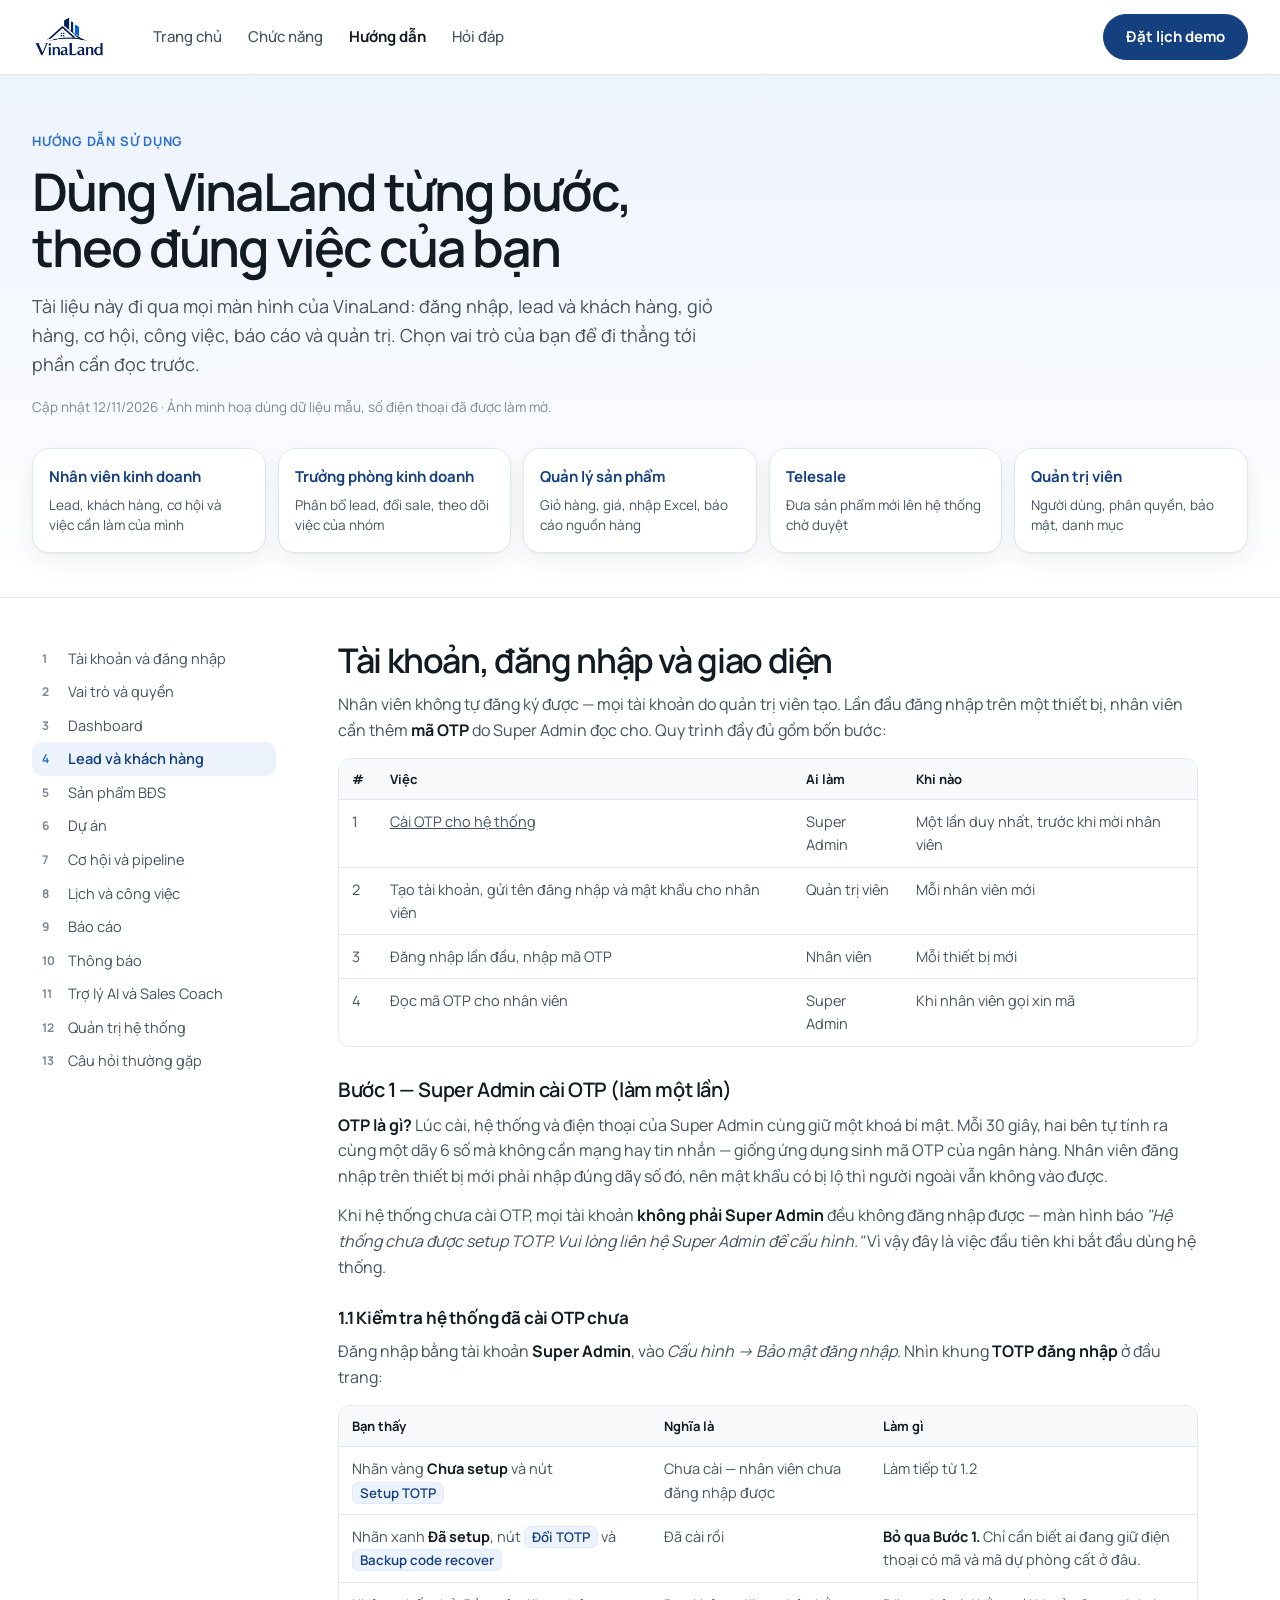
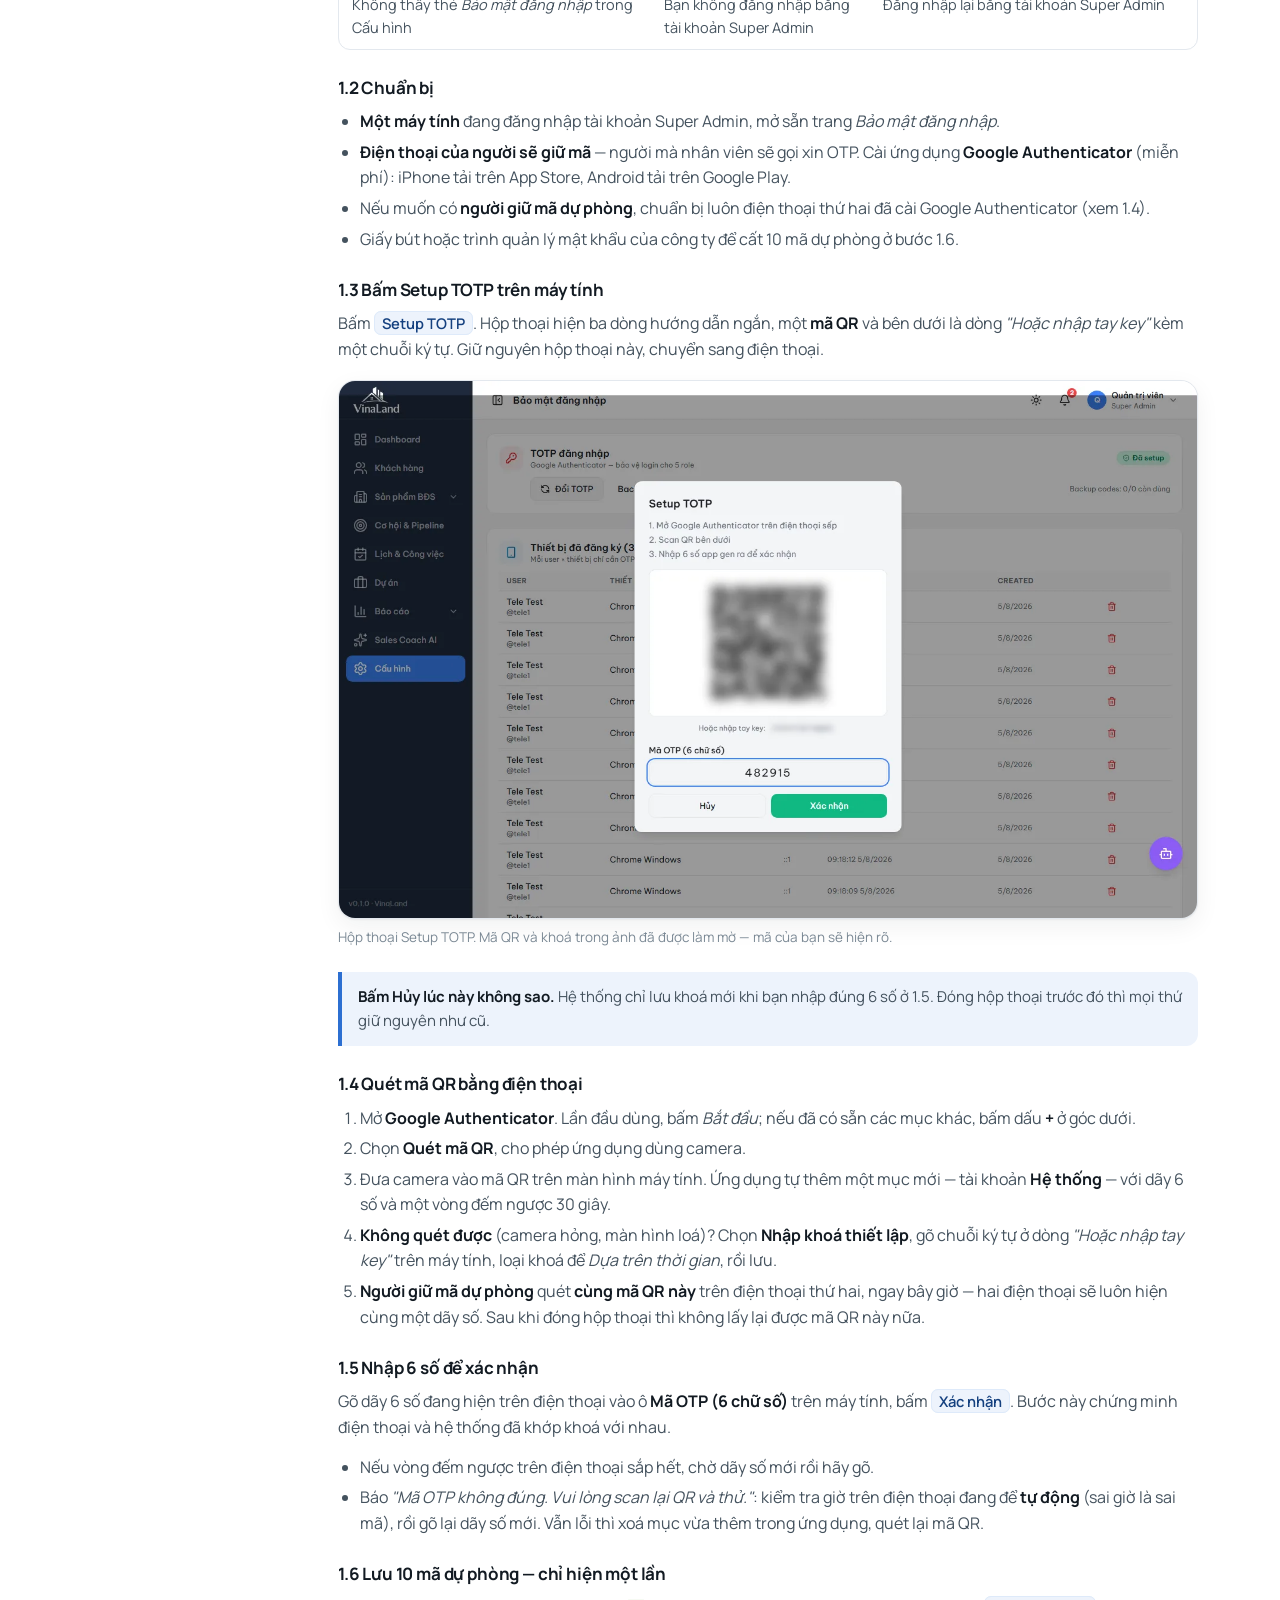
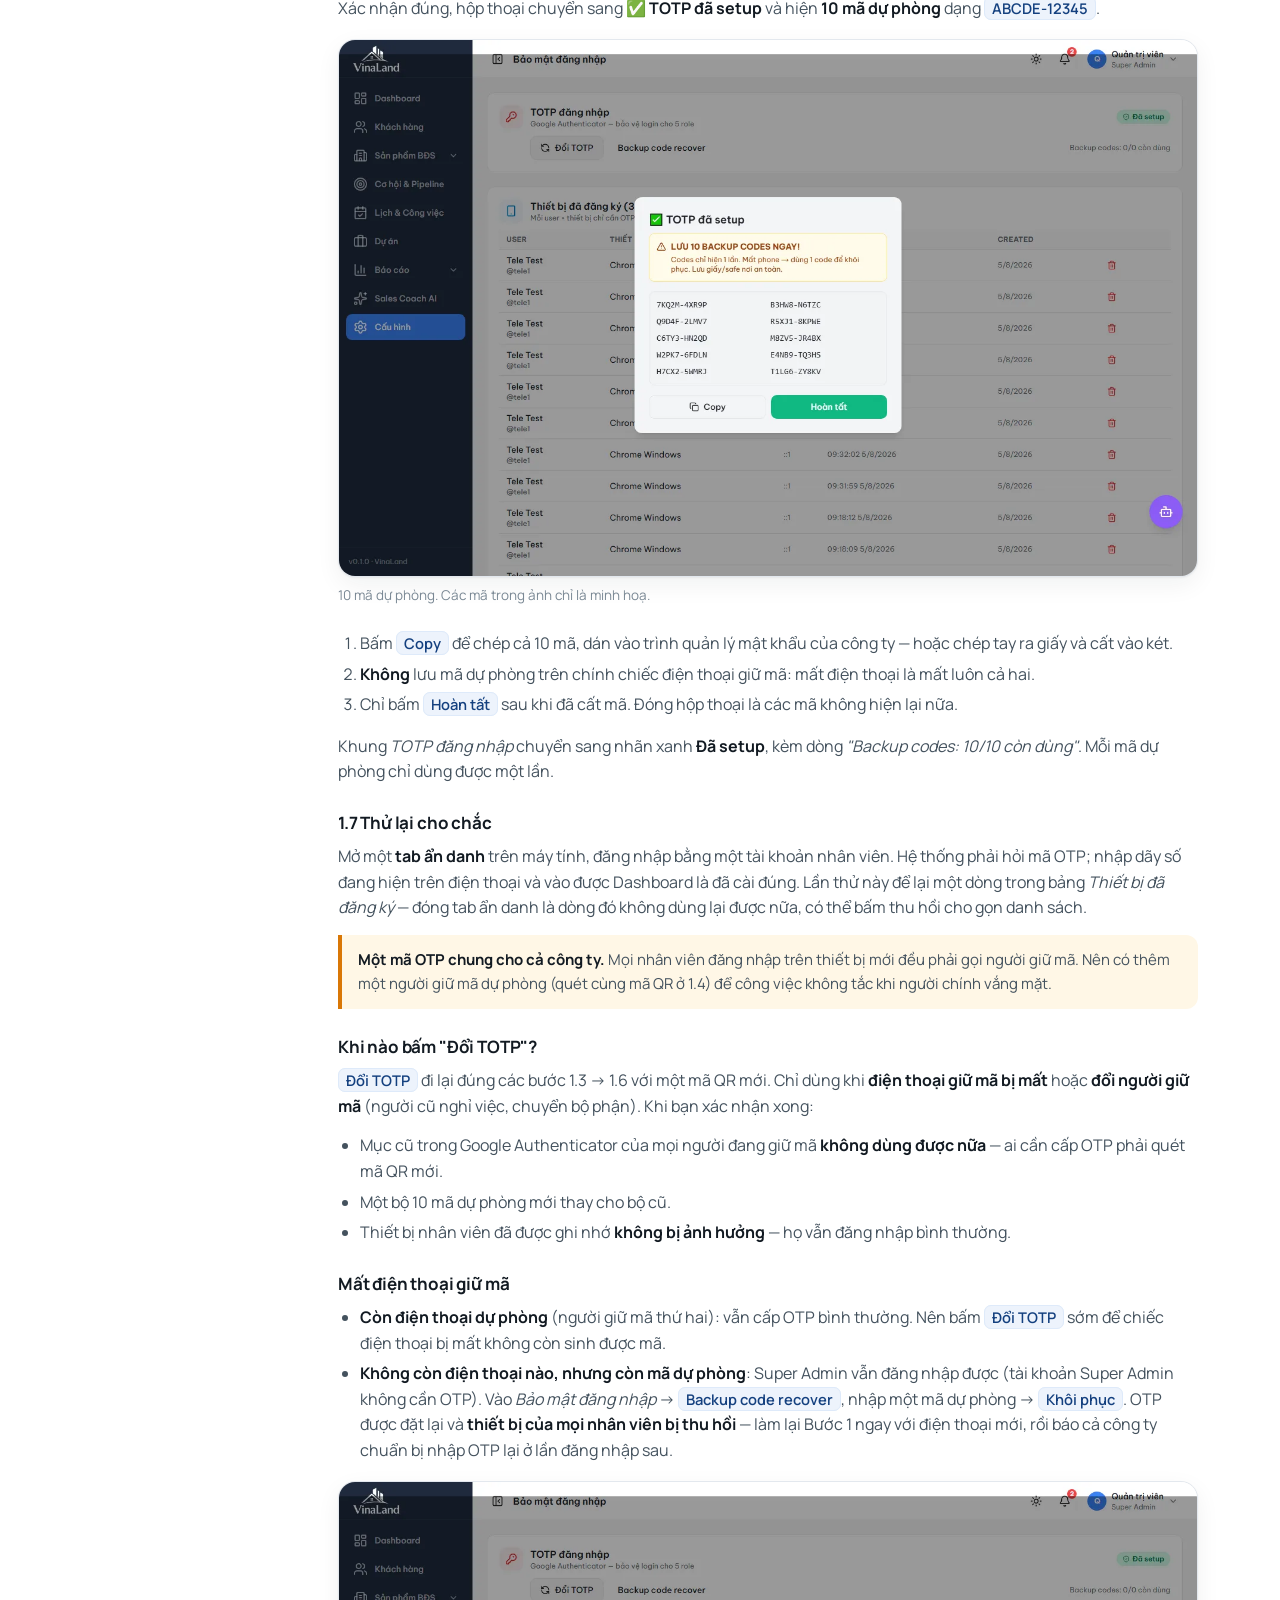
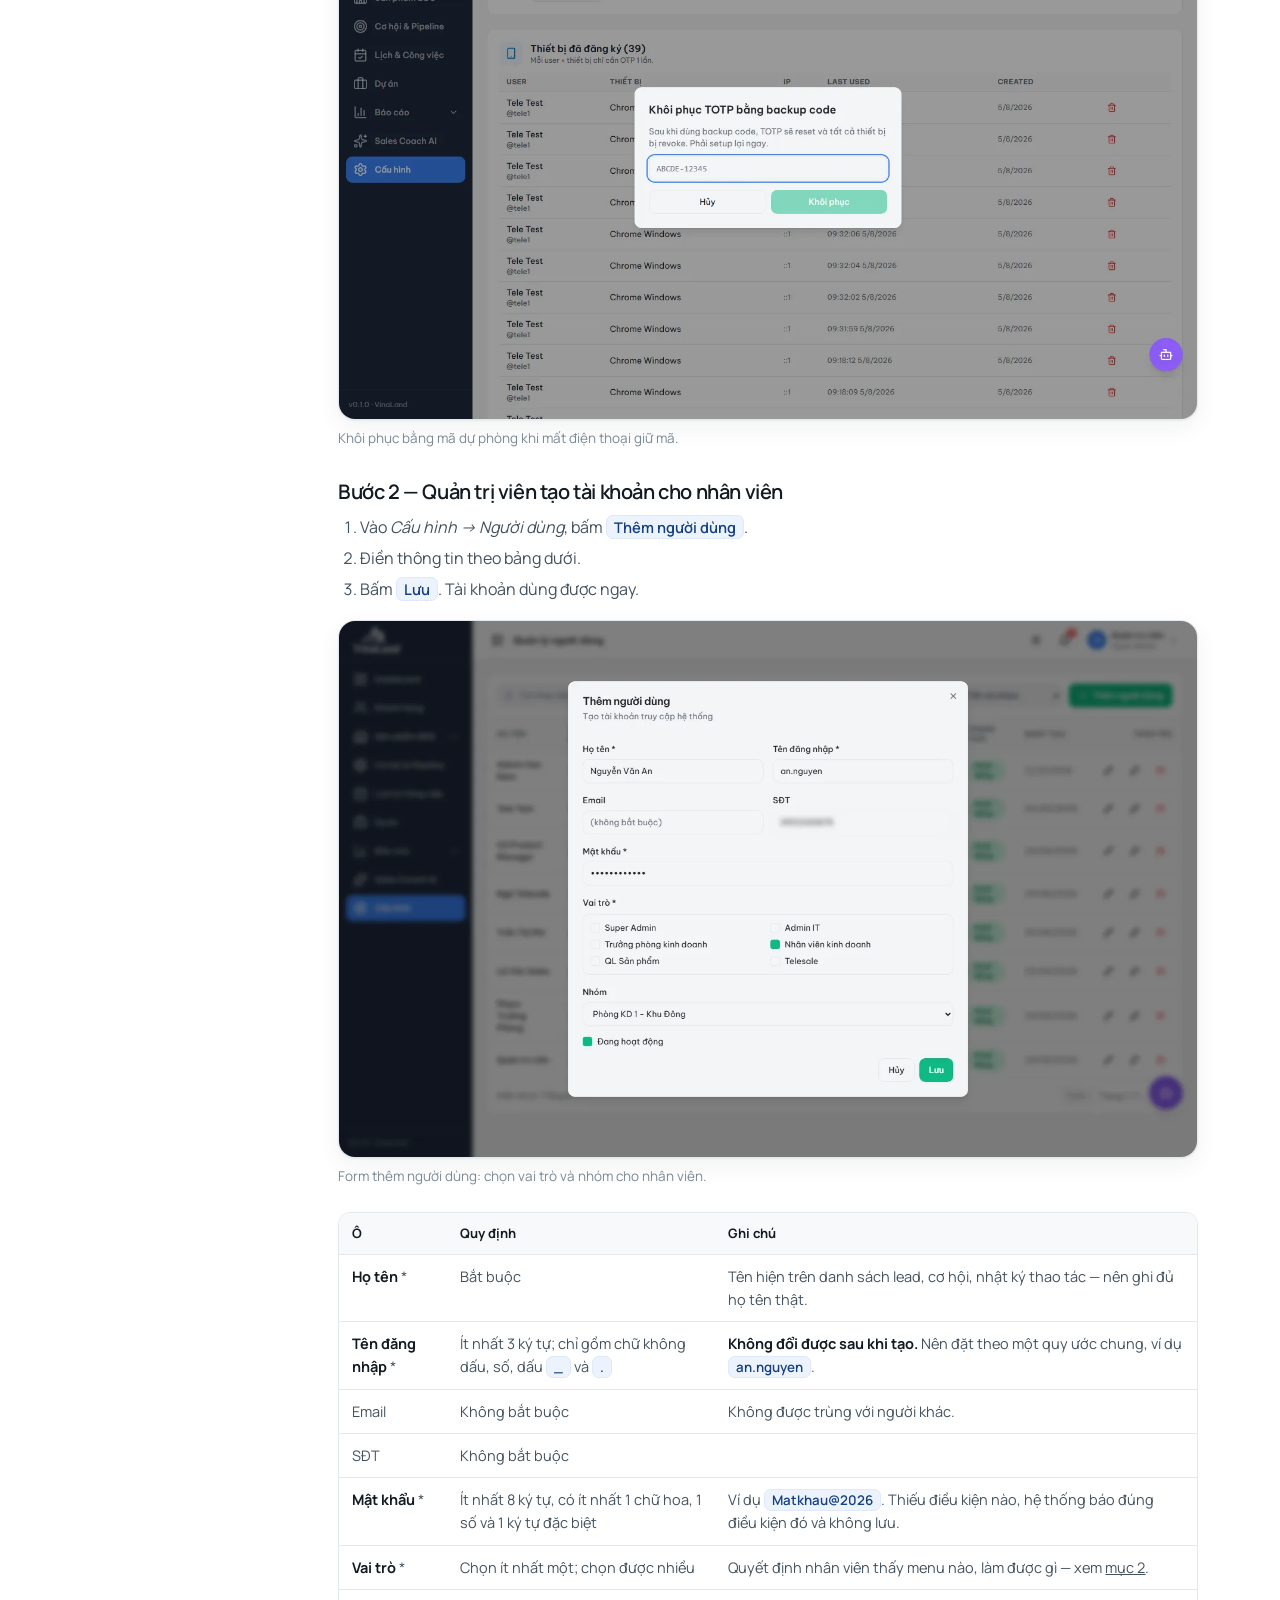
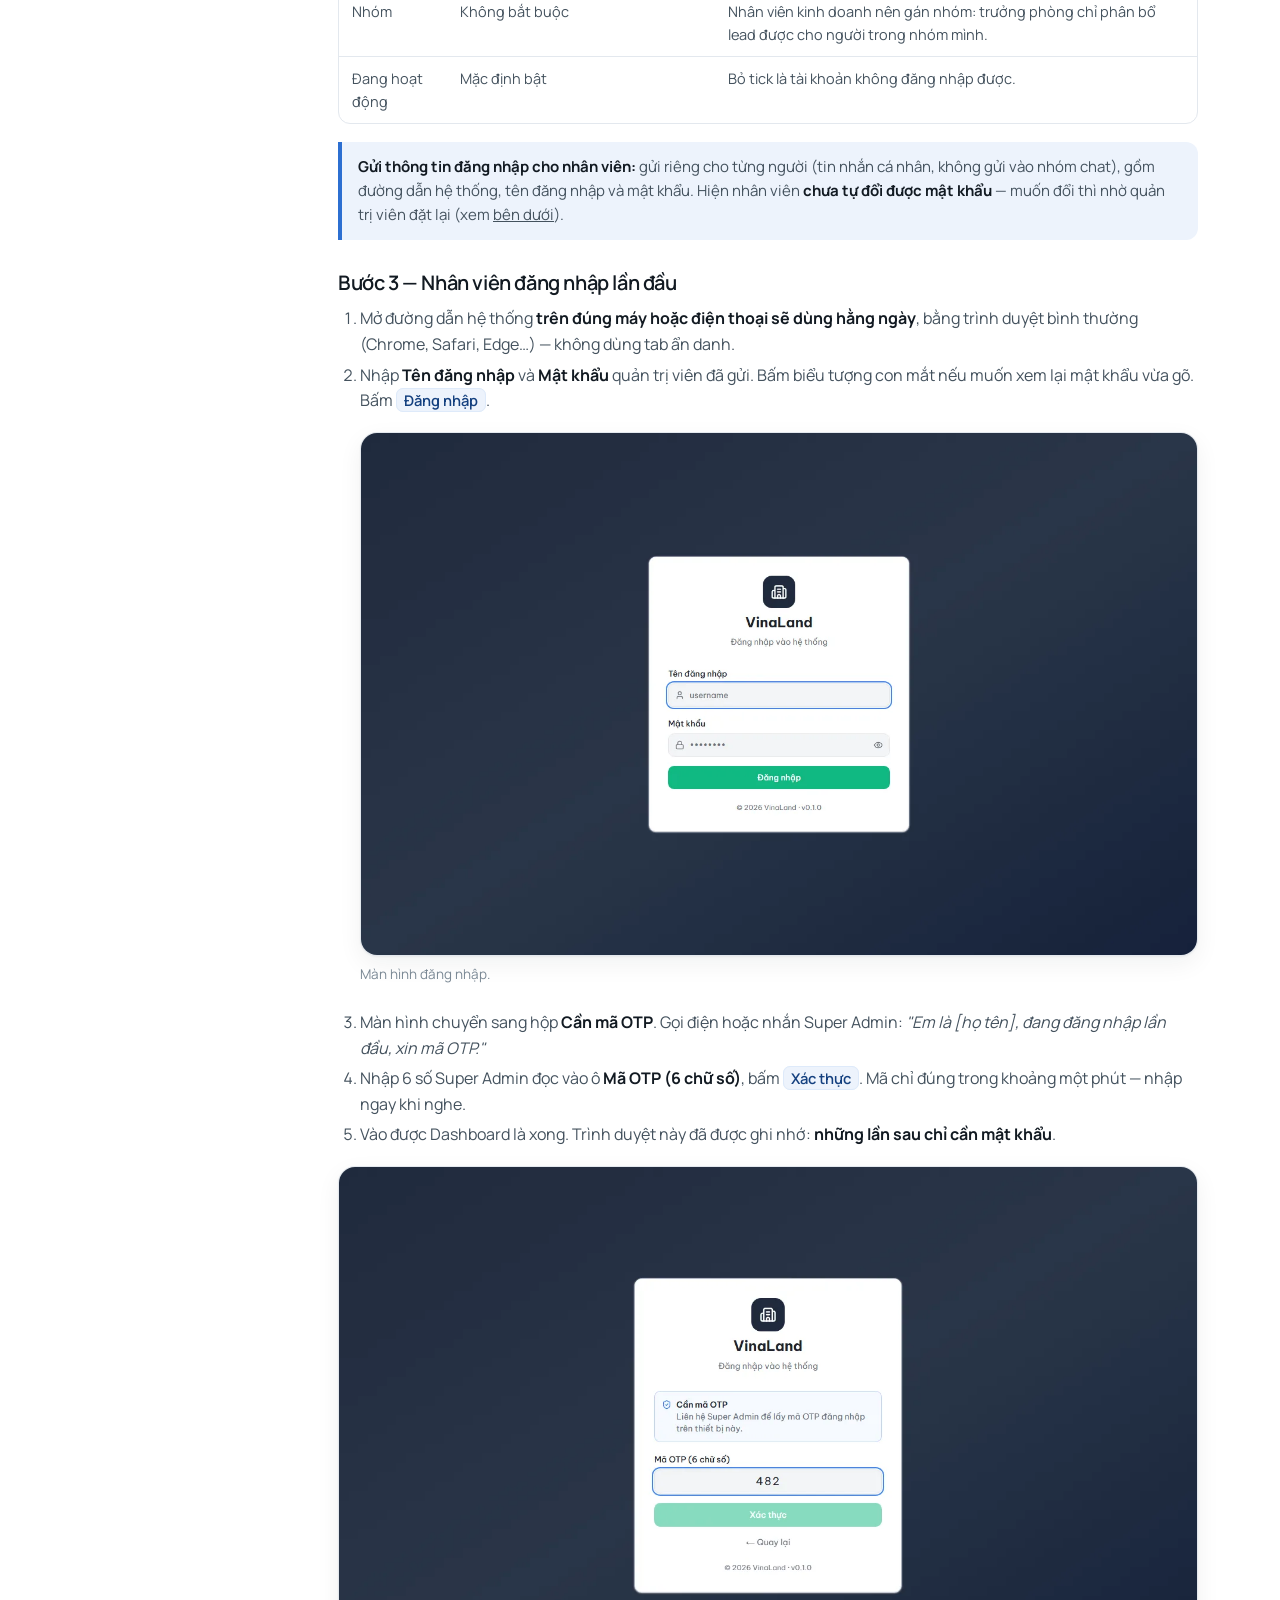
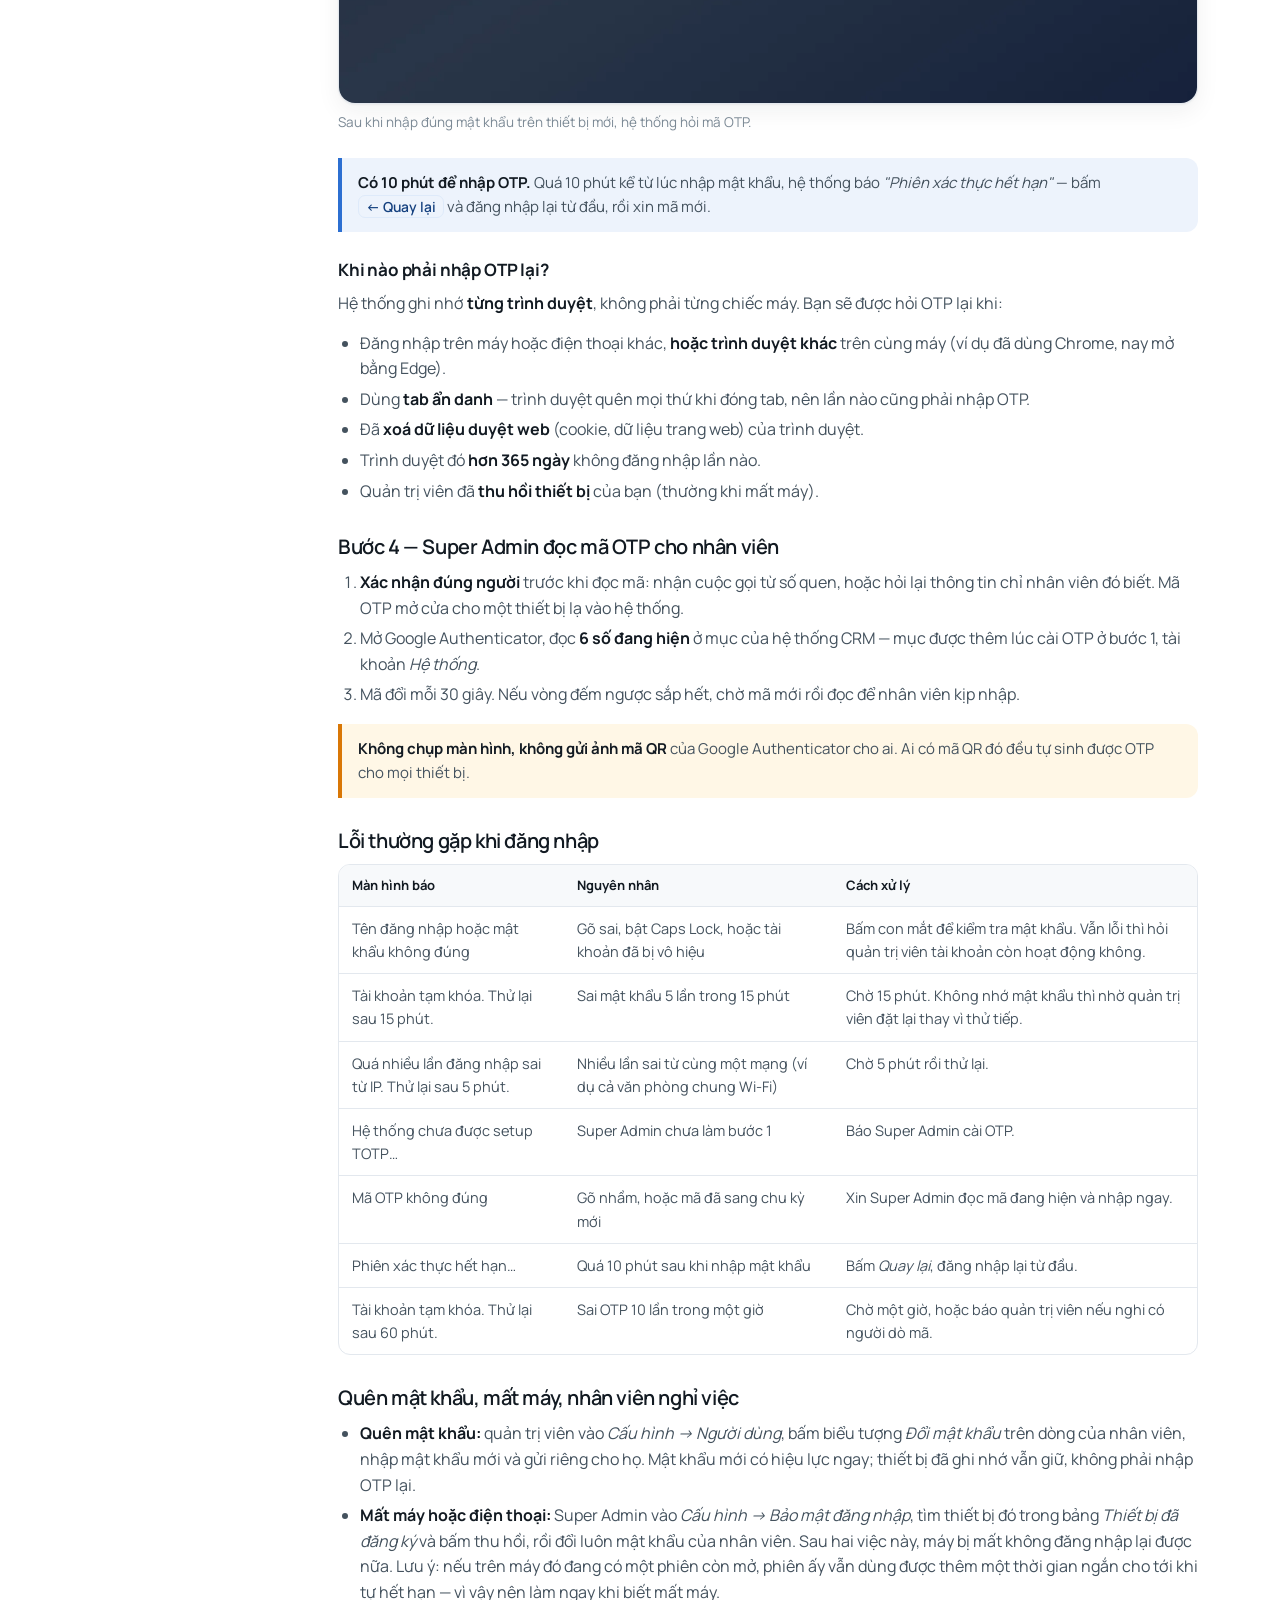
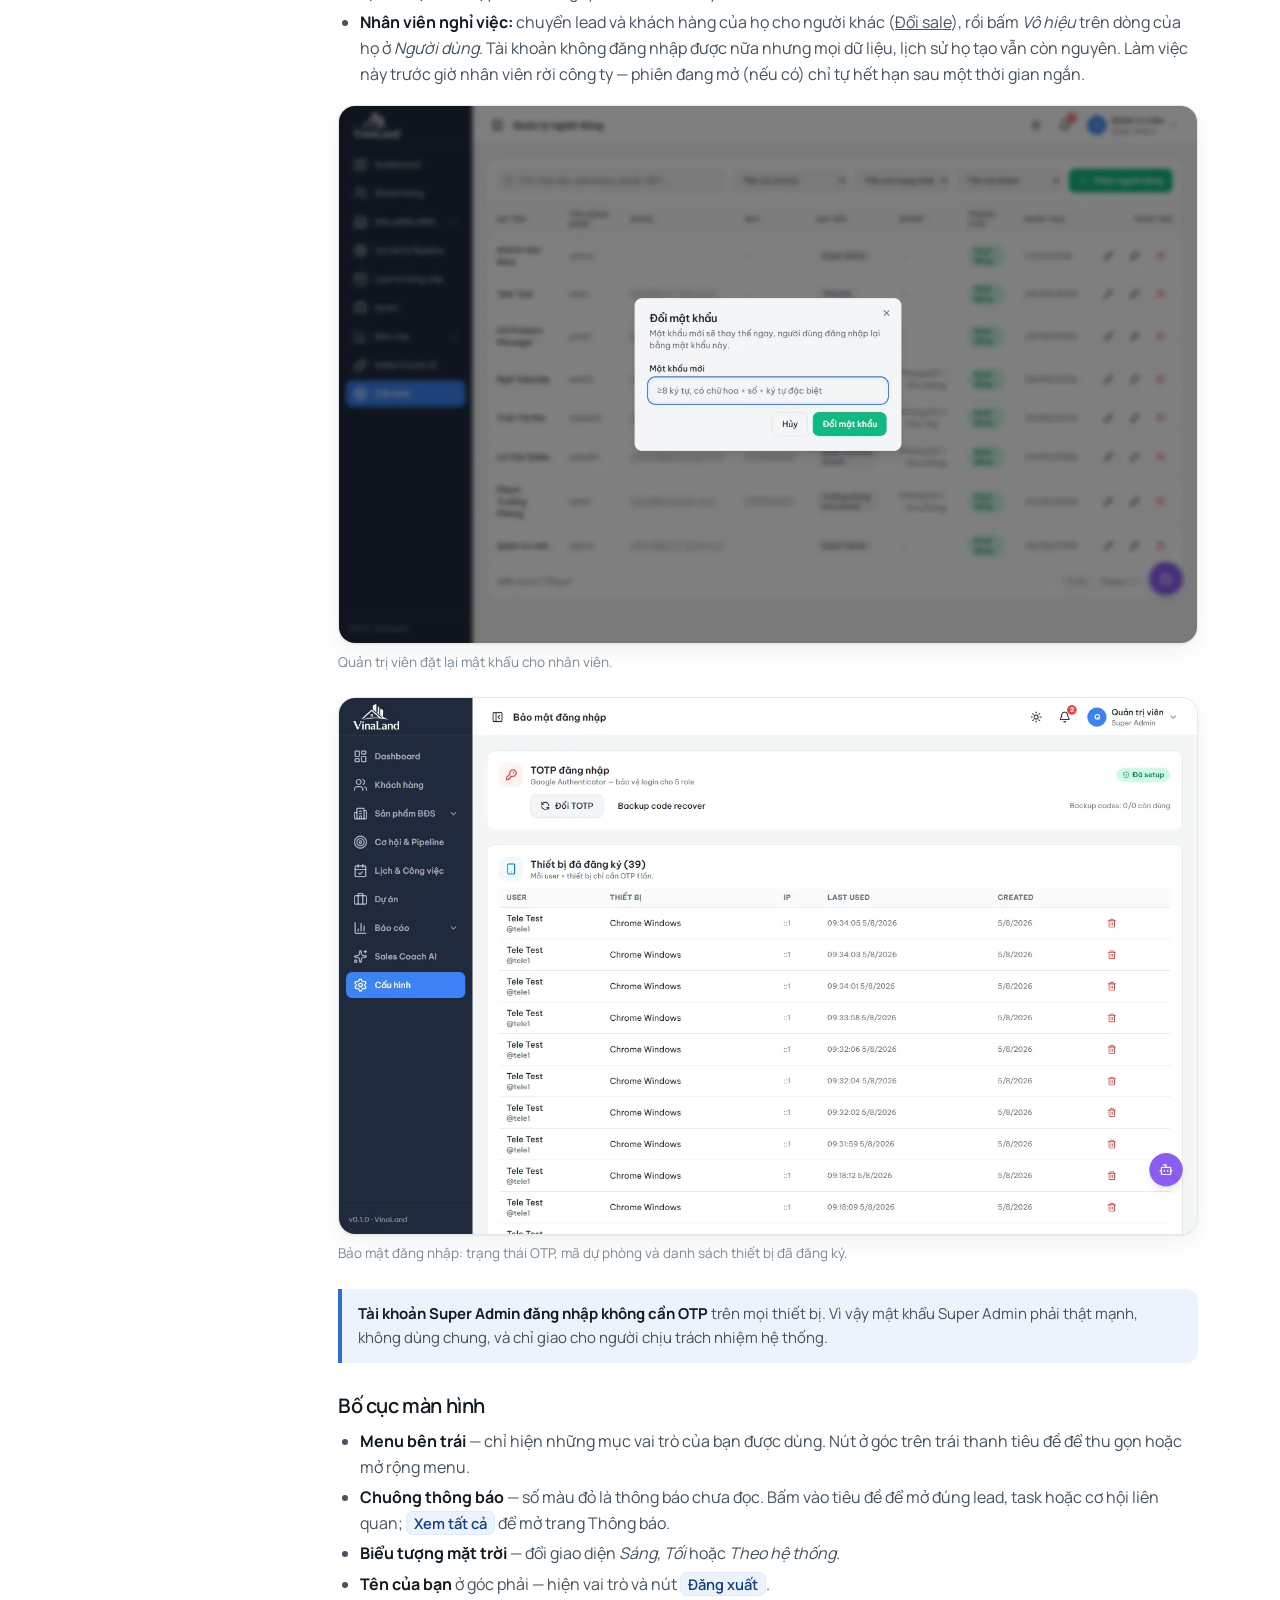
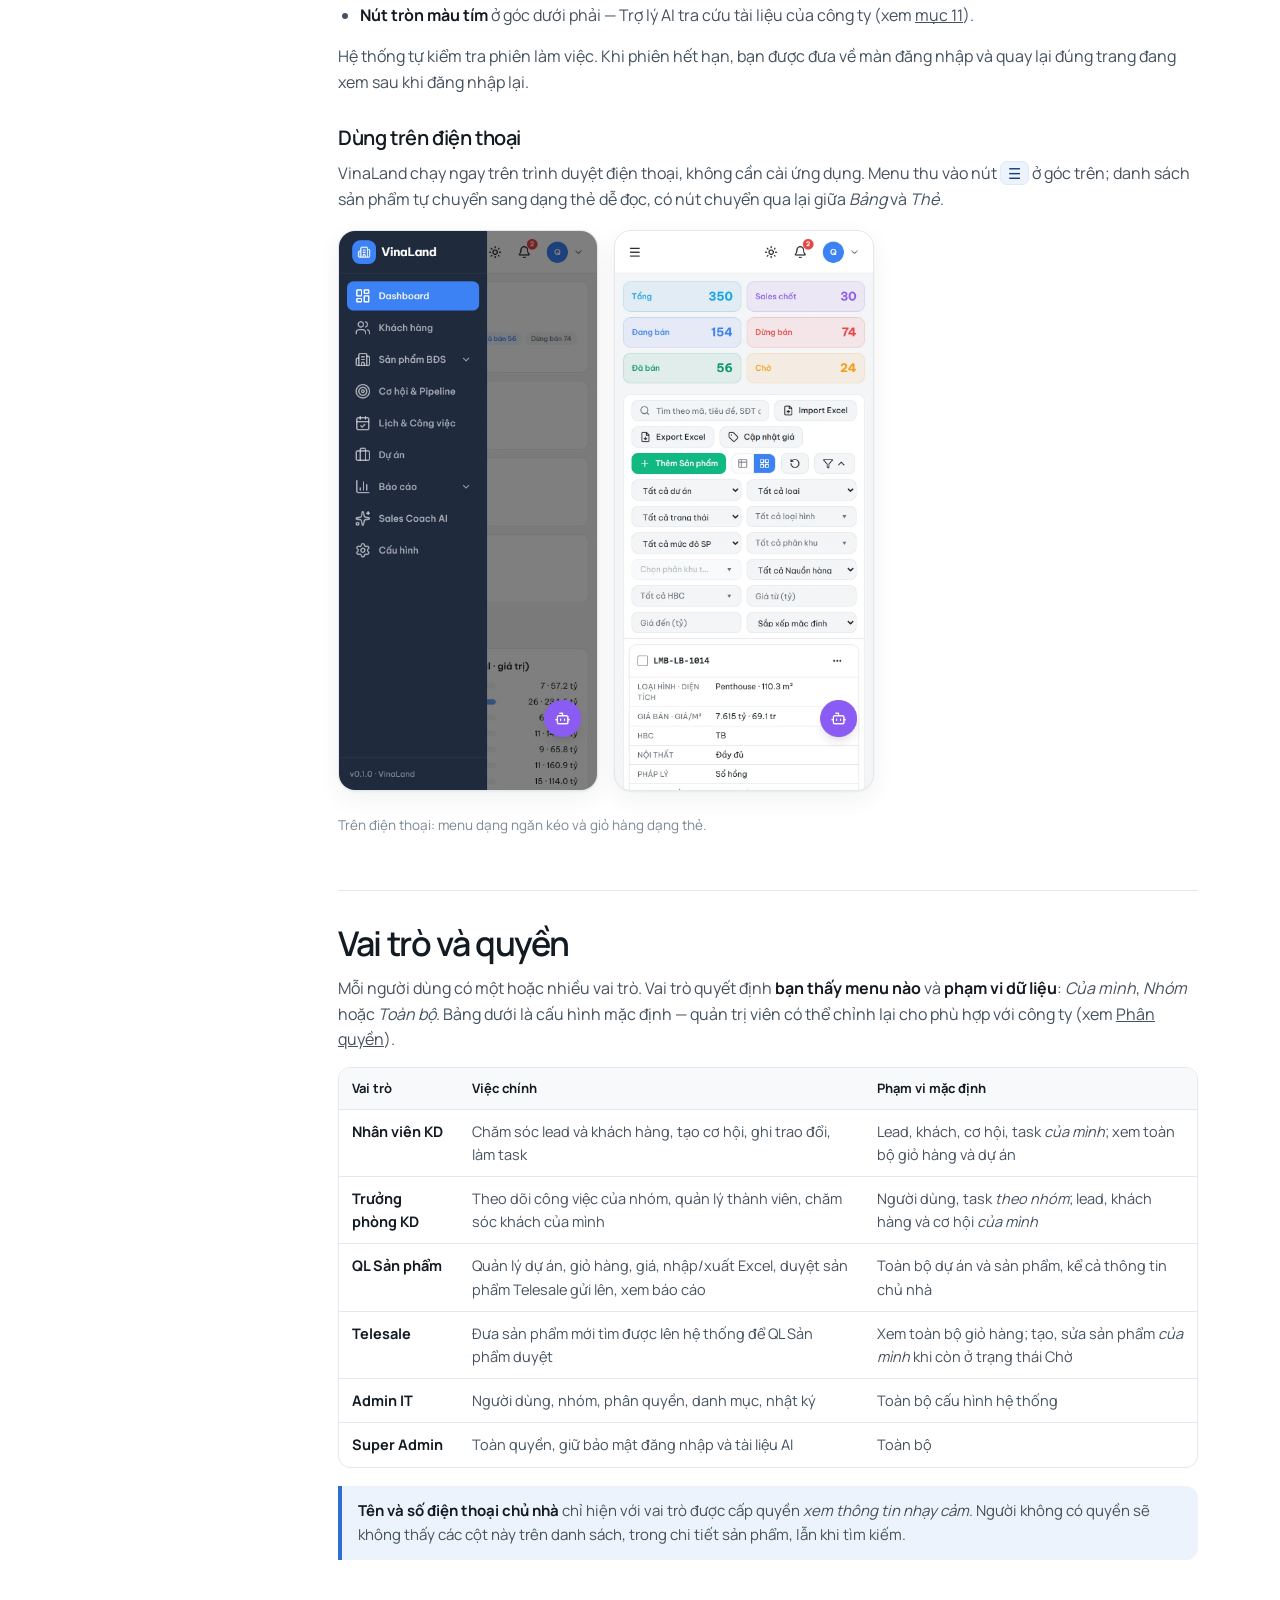
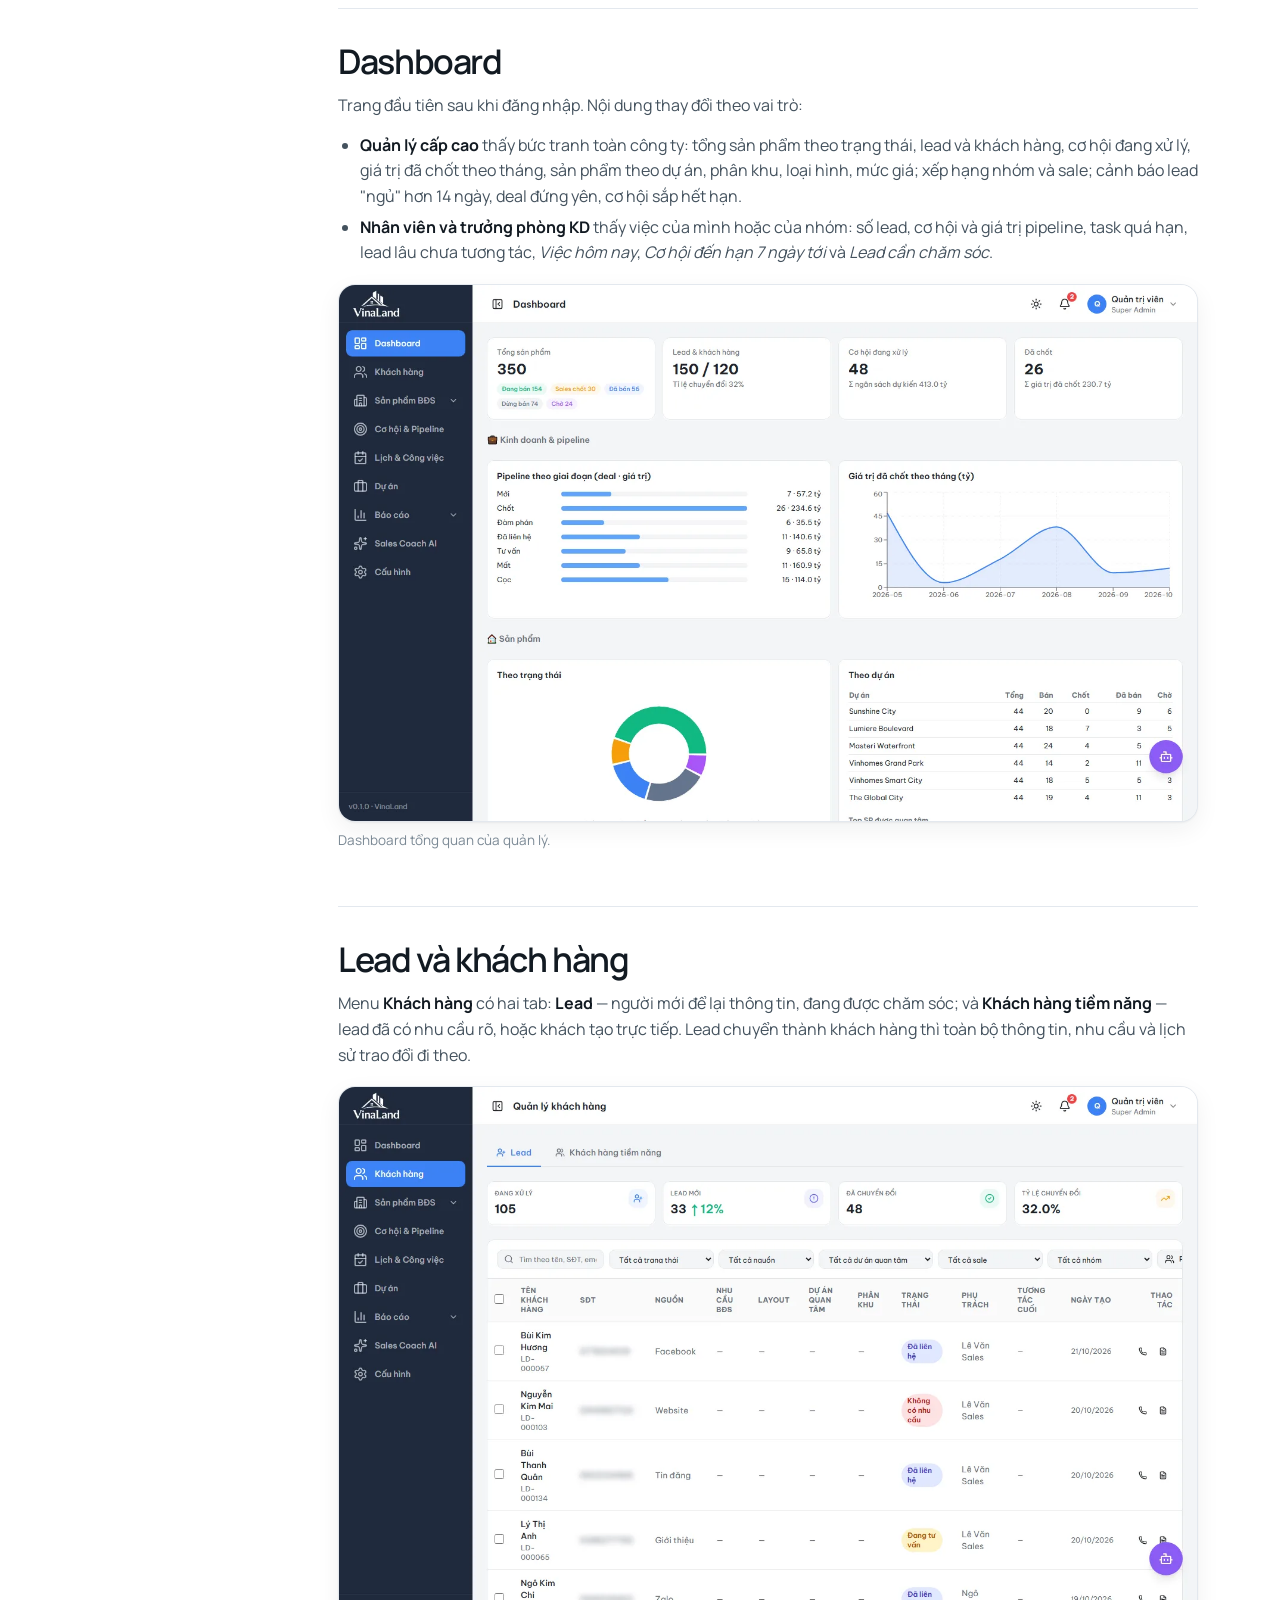
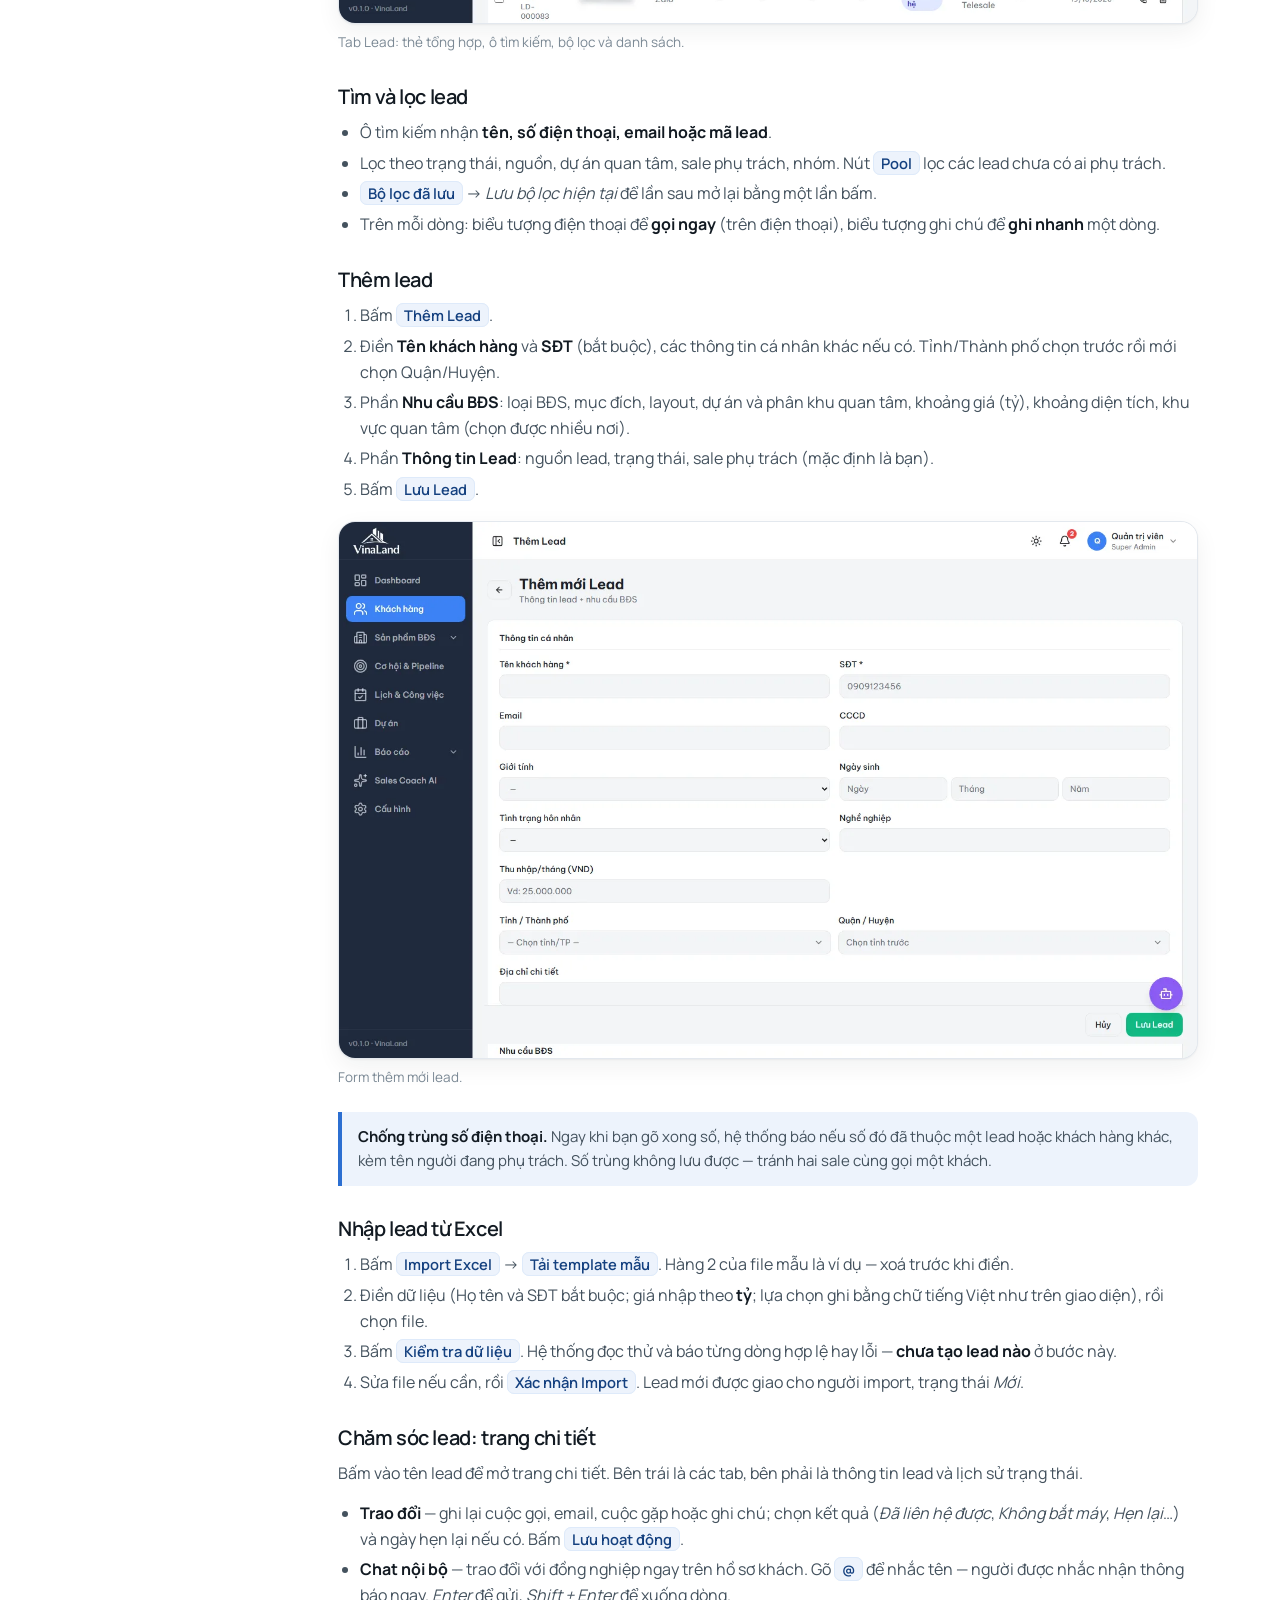
<file: doc.html>
<!doctype html>
<html lang="vi">
<head>
<meta charset="utf-8">
<meta name="viewport" content="width=device-width, initial-scale=1, viewport-fit=cover">
<!-- Trang hướng dẫn sử dụng. Ảnh trong assets/huong-dan/ chụp từ bản production (nhánh main) ngày 12/11/2026,
     dữ liệu demo. Khi thay ảnh: đổi số ?v=... ở mọi đường dẫn ảnh (tìm thay cả file) — xem quy tắc chống cache ở đầu index.html. -->
<title>Hướng dẫn sử dụng — VinaLand</title>
<meta name="description" content="Hướng dẫn sử dụng VinaLand: đăng nhập, quản lý lead và khách hàng, giỏ hàng, cơ hội, công việc, báo cáo và quản trị hệ thống.">
<meta property="og:title" content="Hướng dẫn sử dụng VinaLand">
<meta property="og:description" content="Từng bước sử dụng phần mềm quản lý sàn bất động sản VinaLand, theo từng vai trò.">
<meta property="og:image" content="assets/huong-dan/dashboard.webp?v=20261112a">
<meta property="og:type" content="article">
<link rel="icon" href="favicon.ico?v=20261001b" sizes="32x32">
<link rel="icon" type="image/png" sizes="32x32" href="assets/favicon-32-20261001b.png">
<link rel="apple-touch-icon" href="assets/apple-touch-icon-20261001b.png">
<meta name="theme-color" content="#121A22">
<link rel="preconnect" href="https://fonts.googleapis.com">
<link rel="preconnect" href="https://fonts.gstatic.com" crossorigin>
<link href="https://fonts.googleapis.com/css2?family=Manrope:wght@400;500;600;700;800&display=swap&subset=vietnamese,latin" rel="stylesheet">
<link rel="stylesheet" href="assets/style-20261028c.css">
<style>
/* ---------- Riêng trang hướng dẫn. Dùng lại biến màu, header, footer, nút của style chung. ---------- */
.hd-dau{background:linear-gradient(180deg,var(--tint) 0%,#fff 100%);border-bottom:1px solid var(--line)}
.hd-dau .frame{padding-top:56px;padding-bottom:44px}
.hd-nho{font-size:13px;font-weight:700;letter-spacing:.06em;text-transform:uppercase;color:var(--brand-mid)}
.hd-dau h1{font-size:clamp(32px,4.4vw,52px);margin:12px 0 16px;max-width:20ch}
.hd-dau .hd-mo{font-size:18px;color:var(--ink-2);max-width:62ch;margin:0}
.hd-meta{margin-top:18px;font-size:13.5px;color:var(--ink-3)}
.hd-vai{display:grid;grid-template-columns:repeat(5,minmax(0,1fr));gap:12px;margin-top:30px}
.hd-vai a{display:block;background:#fff;border:1px solid var(--line);border-radius:var(--r-md);padding:16px;text-decoration:none;
  box-shadow:var(--sh-card);transition:border-color .15s,transform .15s}
.hd-vai a:hover{border-color:var(--brand-light);transform:translateY(-2px)}
.hd-vai b{display:block;font-size:15px;color:var(--brand)}
.hd-vai span{display:block;font-size:13.5px;color:var(--ink-2);margin-top:6px;line-height:1.5}

.hd-than{display:grid;grid-template-columns:250px minmax(0,1fr);gap:56px;padding-top:44px;padding-bottom:80px}
.hd-ml{position:sticky;top:96px;align-self:start;max-height:calc(100vh - 116px);overflow:auto;padding-right:6px}
.hd-ml summary{display:none}
.hd-ml ol{list-style:none;margin:0;padding:0;counter-reset:m}
.hd-ml li{counter-increment:m}
.hd-ml a{display:flex;gap:10px;padding:7px 10px;border-radius:10px;font-size:14.5px;color:var(--ink-2);text-decoration:none;line-height:1.35}
.hd-ml a::before{content:counter(m);font-size:12px;font-weight:700;color:var(--ink-3);min-width:16px;padding-top:2px}
.hd-ml a:hover{background:var(--bg);color:var(--ink)}
.hd-ml a.on{background:var(--tint);color:var(--brand);font-weight:600}
.hd-ml a.on::before{color:var(--brand-mid)}

.hd-bai{max-width:860px;min-width:0}
.hd-bai section{padding-bottom:30px;margin-bottom:34px;border-bottom:1px solid var(--line)}
.hd-bai section:last-child{border-bottom:0}
.hd-bai h2{font-size:clamp(26px,3vw,34px);margin:0 0 14px}
.hd-bai h3{font-size:20px;margin:30px 0 10px;letter-spacing:-.02em;line-height:1.3}
.hd-bai p,.hd-bai li{color:var(--ink-2)}
.hd-bai p{margin:0 0 14px}
.hd-bai strong{color:var(--ink)}
.hd-bai ol,.hd-bai ul{padding-left:22px;margin:0 0 16px}
.hd-bai li{margin:5px 0}
.hd-bai code,.hd-nut{font-family:inherit;font-size:.92em;font-weight:600;color:var(--brand);background:var(--tint);
  border:1px solid var(--tint-2);border-radius:7px;padding:1px 7px;white-space:nowrap}
.hd-bai .hd-h4{font-size:17px;margin:24px 0 8px;letter-spacing:-.01em;color:var(--ink)}
.hd-bai figure{margin:18px 0 24px}
.hd-bai figure img{display:block;width:100%;height:auto;border:1px solid var(--line);border-radius:var(--r-md);
  box-shadow:var(--sh-card);cursor:zoom-in;background:var(--bg)}
.hd-bai figure.hd-dt{display:flex;gap:16px;flex-wrap:wrap}
.hd-bai figure.hd-dt img{width:min(260px,46%)}
.hd-bai figcaption{font-size:13.5px;color:var(--ink-3);margin-top:8px;width:100%}
.hd-bang{overflow-x:auto;margin:0 0 18px;border:1px solid var(--line);border-radius:var(--r-sm)}
.hd-bang table{border-collapse:collapse;width:100%;font-size:14.5px}
.hd-bang th,.hd-bang td{padding:10px 13px;text-align:left;vertical-align:top;border-bottom:1px solid var(--line)}
.hd-bang th{background:var(--bg);font-size:13px;font-weight:700;color:var(--ink)}
.hd-bang tr:last-child td{border-bottom:0}
.hd-bang td{color:var(--ink-2)}
.hd-meo{border-left:4px solid var(--brand-mid);background:var(--tint);border-radius:0 var(--r-sm) var(--r-sm) 0;padding:13px 16px;margin:0 0 18px;font-size:15px;color:var(--ink-2)}
.hd-meo.canh{border-left-color:#D97706;background:#FFF7E6}
.hd-meo b{color:var(--ink)}
.hd-tt{display:inline-block;font-size:12.5px;font-weight:700;padding:2px 9px;border-radius:var(--r-pill);white-space:nowrap}
.tt-cho{background:#FEF3C7;color:#92400E}.tt-ban{background:#DBEAFE;color:#1D4ED8}.tt-dung{background:#FEE2E2;color:#B91C1C}
.tt-chot{background:#EDE9FE;color:#6D28D9}.tt-xong{background:#DCFCE7;color:#15803D}
.hd-cuoi{background:var(--ink);color:#fff;border-radius:var(--r-lg);padding:30px;display:flex;gap:20px;align-items:center;justify-content:space-between;flex-wrap:wrap}
.hd-cuoi h3{color:#fff;margin:0 0 6px}
.hd-cuoi p{color:rgba(255,255,255,.75);margin:0}

.hd-phong{position:fixed;inset:0;z-index:90;background:rgba(18,26,34,.88);display:none;align-items:center;justify-content:center;padding:24px;cursor:zoom-out}
.hd-phong.mo{display:flex}
.hd-phong img{max-width:100%;max-height:100%;border-radius:12px;box-shadow:0 20px 60px rgba(0,0,0,.4)}

@media (max-width:1100px){.hd-vai{grid-template-columns:repeat(3,minmax(0,1fr))}}
@media (max-width:960px){
  .hd-than{grid-template-columns:1fr;gap:20px;padding-top:24px}
  .hd-ml{position:static;max-height:none;border:1px solid var(--line);border-radius:var(--r-md);padding:4px 8px;background:#fff}
  .hd-ml summary{display:block;padding:10px 6px;font-weight:700;cursor:pointer}
  .hd-ml:not([open]) ol{display:none}
}
@media (max-width:640px){
  .hd-dau .frame{padding-top:36px;padding-bottom:30px}
  .hd-vai{grid-template-columns:1fr 1fr}
  .hd-dau .hd-mo{font-size:16.5px}
  .top .nav{display:none}
  .hd-bai figure.hd-dt img{width:calc(50% - 8px)}
}
@media (max-width:420px){.hd-vai{grid-template-columns:1fr}}
</style>
</head>
<body id="top">

<header class="top">
  <div class="frame">
    <a class="brand" href="index.html" aria-label="VinaLand — về trang chủ"><img src="assets/vinaland.png" alt="VinaLand"></a>
    <nav class="nav">
      <a href="index.html">Trang chủ</a><a href="index.html#swap">Chức năng</a><a href="doc.html" aria-current="page" style="color:var(--ink);font-weight:700">Hướng dẫn</a><a href="index.html#hoi-dap">Hỏi đáp</a>
    </nav>
    <div class="right">
      <a class="btn btn-solid" href="index.html#demo">Đặt lịch demo</a>
    </div>
  </div>
</header>

<div class="hd-dau">
  <div class="frame">
    <div class="hd-nho">Hướng dẫn sử dụng</div>
    <h1>Dùng VinaLand từng bước, theo đúng việc của bạn</h1>
    <p class="hd-mo">Tài liệu này đi qua mọi màn hình của VinaLand: đăng nhập, lead và khách hàng, giỏ hàng, cơ hội, công việc, báo cáo và quản trị. Chọn vai trò của bạn để đi thẳng tới phần cần đọc trước.</p>
    <p class="hd-meta">Cập nhật 12/11/2026 · Ảnh minh hoạ dùng dữ liệu mẫu, số điện thoại đã được làm mờ.</p>
    <div class="hd-vai">
      <a href="#khach-hang"><b>Nhân viên kinh doanh</b><span>Lead, khách hàng, cơ hội và việc cần làm của mình</span></a>
      <a href="#phan-bo"><b>Trưởng phòng kinh doanh</b><span>Phân bổ lead, đổi sale, theo dõi việc của nhóm</span></a>
      <a href="#san-pham"><b>Quản lý sản phẩm</b><span>Giỏ hàng, giá, nhập Excel, báo cáo nguồn hàng</span></a>
      <a href="#telesale"><b>Telesale</b><span>Đưa sản phẩm mới lên hệ thống chờ duyệt</span></a>
      <a href="#quan-tri"><b>Quản trị viên</b><span>Người dùng, phân quyền, bảo mật, danh mục</span></a>
    </div>
  </div>
</div>

<div class="frame hd-than">
  <details class="hd-ml" open>
    <summary>Mục lục</summary>
    <ol>
      <li><a href="#bat-dau">Tài khoản và đăng nhập</a></li>
      <li><a href="#vai-tro">Vai trò và quyền</a></li>
      <li><a href="#dashboard">Dashboard</a></li>
      <li><a href="#khach-hang">Lead và khách hàng</a></li>
      <li><a href="#san-pham">Sản phẩm BĐS</a></li>
      <li><a href="#du-an">Dự án</a></li>
      <li><a href="#co-hoi">Cơ hội và pipeline</a></li>
      <li><a href="#cong-viec">Lịch và công việc</a></li>
      <li><a href="#bao-cao">Báo cáo</a></li>
      <li><a href="#thong-bao">Thông báo</a></li>
      <li><a href="#ai">Trợ lý AI và Sales Coach</a></li>
      <li><a href="#quan-tri">Quản trị hệ thống</a></li>
      <li><a href="#hoi-dap">Câu hỏi thường gặp</a></li>
    </ol>
  </details>

  <article class="hd-bai">

<!-- 1 ─────────────────────────────── -->
<section id="bat-dau">
  <h2>Tài khoản, đăng nhập và giao diện</h2>
  <p>Nhân viên không tự đăng ký được — mọi tài khoản do quản trị viên tạo. Lần đầu đăng nhập trên một thiết bị, nhân viên cần thêm <strong>mã OTP</strong> do Super Admin đọc cho. Quy trình đầy đủ gồm bốn bước:</p>
  <div class="hd-bang"><table>
    <thead><tr><th>#</th><th>Việc</th><th>Ai làm</th><th>Khi nào</th></tr></thead>
    <tbody>
      <tr><td>1</td><td><a href="#cai-otp">Cài OTP cho hệ thống</a></td><td>Super Admin</td><td>Một lần duy nhất, trước khi mời nhân viên</td></tr>
      <tr><td>2</td><td>Tạo tài khoản, gửi tên đăng nhập và mật khẩu cho nhân viên</td><td>Quản trị viên</td><td>Mỗi nhân viên mới</td></tr>
      <tr><td>3</td><td>Đăng nhập lần đầu, nhập mã OTP</td><td>Nhân viên</td><td>Mỗi thiết bị mới</td></tr>
      <tr><td>4</td><td>Đọc mã OTP cho nhân viên</td><td>Super Admin</td><td>Khi nhân viên gọi xin mã</td></tr>
    </tbody>
  </table></div>

  <h3 id="cai-otp">Bước 1 — Super Admin cài OTP (làm một lần)</h3>
  <p><strong>OTP là gì?</strong> Lúc cài, hệ thống và điện thoại của Super Admin cùng giữ một khoá bí mật. Mỗi 30 giây, hai bên tự tính ra cùng một dãy 6 số mà không cần mạng hay tin nhắn — giống ứng dụng sinh mã OTP của ngân hàng. Nhân viên đăng nhập trên thiết bị mới phải nhập đúng dãy số đó, nên mật khẩu có bị lộ thì người ngoài vẫn không vào được.</p>
  <p>Khi hệ thống chưa cài OTP, mọi tài khoản <strong>không phải Super Admin</strong> đều không đăng nhập được — màn hình báo <em>"Hệ thống chưa được setup TOTP. Vui lòng liên hệ Super Admin để cấu hình."</em> Vì vậy đây là việc đầu tiên khi bắt đầu dùng hệ thống.</p>

  <h4 class="hd-h4">1.1 Kiểm tra hệ thống đã cài OTP chưa</h4>
  <p>Đăng nhập bằng tài khoản <strong>Super Admin</strong>, vào <em>Cấu hình → Bảo mật đăng nhập</em>. Nhìn khung <strong>TOTP đăng nhập</strong> ở đầu trang:</p>
  <div class="hd-bang"><table>
    <thead><tr><th>Bạn thấy</th><th>Nghĩa là</th><th>Làm gì</th></tr></thead>
    <tbody>
      <tr><td>Nhãn vàng <strong>Chưa setup</strong> và nút <span class="hd-nut">Setup TOTP</span></td><td>Chưa cài — nhân viên chưa đăng nhập được</td><td>Làm tiếp từ 1.2</td></tr>
      <tr><td>Nhãn xanh <strong>Đã setup</strong>, nút <span class="hd-nut">Đổi TOTP</span> và <span class="hd-nut">Backup code recover</span></td><td>Đã cài rồi</td><td><strong>Bỏ qua Bước 1.</strong> Chỉ cần biết ai đang giữ điện thoại có mã và mã dự phòng cất ở đâu.</td></tr>
      <tr><td>Không thấy thẻ <em>Bảo mật đăng nhập</em> trong Cấu hình</td><td>Bạn không đăng nhập bằng tài khoản Super Admin</td><td>Đăng nhập lại bằng tài khoản Super Admin</td></tr>
    </tbody>
  </table></div>

  <h4 class="hd-h4">1.2 Chuẩn bị</h4>
  <ul>
    <li><strong>Một máy tính</strong> đang đăng nhập tài khoản Super Admin, mở sẵn trang <em>Bảo mật đăng nhập</em>.</li>
    <li><strong>Điện thoại của người sẽ giữ mã</strong> — người mà nhân viên sẽ gọi xin OTP. Cài ứng dụng <strong>Google Authenticator</strong> (miễn phí): iPhone tải trên App Store, Android tải trên Google Play.</li>
    <li>Nếu muốn có <strong>người giữ mã dự phòng</strong>, chuẩn bị luôn điện thoại thứ hai đã cài Google Authenticator (xem 1.4).</li>
    <li>Giấy bút hoặc trình quản lý mật khẩu của công ty để cất 10 mã dự phòng ở bước 1.6.</li>
  </ul>

  <h4 class="hd-h4">1.3 Bấm Setup TOTP trên máy tính</h4>
  <p>Bấm <span class="hd-nut">Setup TOTP</span>. Hộp thoại hiện ba dòng hướng dẫn ngắn, một <strong>mã QR</strong> và bên dưới là dòng <em>"Hoặc nhập tay key"</em> kèm một chuỗi ký tự. Giữ nguyên hộp thoại này, chuyển sang điện thoại.</p>
  <figure><img src="assets/huong-dan/totp-qr.webp?v=20261112a" alt="Hộp thoại Setup TOTP với mã QR" width="1440" height="900" loading="lazy"><figcaption>Hộp thoại Setup TOTP. Mã QR và khoá trong ảnh đã được làm mờ — mã của bạn sẽ hiện rõ.</figcaption></figure>
  <div class="hd-meo"><b>Bấm Hủy lúc này không sao.</b> Hệ thống chỉ lưu khoá mới khi bạn nhập đúng 6 số ở 1.5. Đóng hộp thoại trước đó thì mọi thứ giữ nguyên như cũ.</div>

  <h4 class="hd-h4">1.4 Quét mã QR bằng điện thoại</h4>
  <ol>
    <li>Mở <strong>Google Authenticator</strong>. Lần đầu dùng, bấm <em>Bắt đầu</em>; nếu đã có sẵn các mục khác, bấm dấu <strong>+</strong> ở góc dưới.</li>
    <li>Chọn <strong>Quét mã QR</strong>, cho phép ứng dụng dùng camera.</li>
    <li>Đưa camera vào mã QR trên màn hình máy tính. Ứng dụng tự thêm một mục mới — tài khoản <strong>Hệ thống</strong> — với dãy 6 số và một vòng đếm ngược 30 giây.</li>
    <li><strong>Không quét được</strong> (camera hỏng, màn hình loá)? Chọn <strong>Nhập khoá thiết lập</strong>, gõ chuỗi ký tự ở dòng <em>"Hoặc nhập tay key"</em> trên máy tính, loại khoá để <em>Dựa trên thời gian</em>, rồi lưu.</li>
    <li><strong>Người giữ mã dự phòng</strong> quét <strong>cùng mã QR này</strong> trên điện thoại thứ hai, ngay bây giờ — hai điện thoại sẽ luôn hiện cùng một dãy số. Sau khi đóng hộp thoại thì không lấy lại được mã QR này nữa.</li>
  </ol>

  <h4 class="hd-h4">1.5 Nhập 6 số để xác nhận</h4>
  <p>Gõ dãy 6 số đang hiện trên điện thoại vào ô <strong>Mã OTP (6 chữ số)</strong> trên máy tính, bấm <span class="hd-nut">Xác nhận</span>. Bước này chứng minh điện thoại và hệ thống đã khớp khoá với nhau.</p>
  <ul>
    <li>Nếu vòng đếm ngược trên điện thoại sắp hết, chờ dãy số mới rồi hãy gõ.</li>
    <li>Báo <em>"Mã OTP không đúng. Vui lòng scan lại QR và thử."</em>: kiểm tra giờ trên điện thoại đang để <strong>tự động</strong> (sai giờ là sai mã), rồi gõ lại dãy số mới. Vẫn lỗi thì xoá mục vừa thêm trong ứng dụng, quét lại mã QR.</li>
  </ul>

  <h4 class="hd-h4">1.6 Lưu 10 mã dự phòng — chỉ hiện một lần</h4>
  <p>Xác nhận đúng, hộp thoại chuyển sang <strong>✅ TOTP đã setup</strong> và hiện <strong>10 mã dự phòng</strong> dạng <code>ABCDE-12345</code>.</p>
  <figure><img src="assets/huong-dan/totp-ma-du-phong.webp?v=20261112a" alt="Màn hình 10 mã dự phòng" width="1440" height="900" loading="lazy"><figcaption>10 mã dự phòng. Các mã trong ảnh chỉ là minh hoạ.</figcaption></figure>
  <ol>
    <li>Bấm <span class="hd-nut">Copy</span> để chép cả 10 mã, dán vào trình quản lý mật khẩu của công ty — hoặc chép tay ra giấy và cất vào két.</li>
    <li><strong>Không</strong> lưu mã dự phòng trên chính chiếc điện thoại giữ mã: mất điện thoại là mất luôn cả hai.</li>
    <li>Chỉ bấm <span class="hd-nut">Hoàn tất</span> sau khi đã cất mã. Đóng hộp thoại là các mã không hiện lại nữa.</li>
  </ol>
  <p>Khung <em>TOTP đăng nhập</em> chuyển sang nhãn xanh <strong>Đã setup</strong>, kèm dòng <em>"Backup codes: 10/10 còn dùng"</em>. Mỗi mã dự phòng chỉ dùng được một lần.</p>

  <h4 class="hd-h4">1.7 Thử lại cho chắc</h4>
  <p>Mở một <strong>tab ẩn danh</strong> trên máy tính, đăng nhập bằng một tài khoản nhân viên. Hệ thống phải hỏi mã OTP; nhập dãy số đang hiện trên điện thoại và vào được Dashboard là đã cài đúng. Lần thử này để lại một dòng trong bảng <em>Thiết bị đã đăng ký</em> — đóng tab ẩn danh là dòng đó không dùng lại được nữa, có thể bấm thu hồi cho gọn danh sách.</p>

  <div class="hd-meo canh"><b>Một mã OTP chung cho cả công ty.</b> Mọi nhân viên đăng nhập trên thiết bị mới đều phải gọi người giữ mã. Nên có thêm một người giữ mã dự phòng (quét cùng mã QR ở 1.4) để công việc không tắc khi người chính vắng mặt.</div>

  <h4 class="hd-h4">Khi nào bấm "Đổi TOTP"?</h4>
  <p><span class="hd-nut">Đổi TOTP</span> đi lại đúng các bước 1.3 → 1.6 với một mã QR mới. Chỉ dùng khi <strong>điện thoại giữ mã bị mất</strong> hoặc <strong>đổi người giữ mã</strong> (người cũ nghỉ việc, chuyển bộ phận). Khi bạn xác nhận xong:</p>
  <ul>
    <li>Mục cũ trong Google Authenticator của mọi người đang giữ mã <strong>không dùng được nữa</strong> — ai cần cấp OTP phải quét mã QR mới.</li>
    <li>Một bộ 10 mã dự phòng mới thay cho bộ cũ.</li>
    <li>Thiết bị nhân viên đã được ghi nhớ <strong>không bị ảnh hưởng</strong> — họ vẫn đăng nhập bình thường.</li>
  </ul>

  <h4 class="hd-h4">Mất điện thoại giữ mã</h4>
  <ul>
    <li><strong>Còn điện thoại dự phòng</strong> (người giữ mã thứ hai): vẫn cấp OTP bình thường. Nên bấm <span class="hd-nut">Đổi TOTP</span> sớm để chiếc điện thoại bị mất không còn sinh được mã.</li>
    <li><strong>Không còn điện thoại nào, nhưng còn mã dự phòng</strong>: Super Admin vẫn đăng nhập được (tài khoản Super Admin không cần OTP). Vào <em>Bảo mật đăng nhập</em> → <span class="hd-nut">Backup code recover</span>, nhập một mã dự phòng → <span class="hd-nut">Khôi phục</span>. OTP được đặt lại và <strong>thiết bị của mọi nhân viên bị thu hồi</strong> — làm lại Bước 1 ngay với điện thoại mới, rồi báo cả công ty chuẩn bị nhập OTP lại ở lần đăng nhập sau.</li>
  </ul>
  <figure><img src="assets/huong-dan/totp-khoi-phuc.webp?v=20261112a" alt="Hộp khôi phục TOTP bằng mã dự phòng" width="1440" height="900" loading="lazy"><figcaption>Khôi phục bằng mã dự phòng khi mất điện thoại giữ mã.</figcaption></figure>

  <h3 id="tao-tai-khoan">Bước 2 — Quản trị viên tạo tài khoản cho nhân viên</h3>
  <ol>
    <li>Vào <em>Cấu hình → Người dùng</em>, bấm <span class="hd-nut">Thêm người dùng</span>.</li>
    <li>Điền thông tin theo bảng dưới.</li>
    <li>Bấm <span class="hd-nut">Lưu</span>. Tài khoản dùng được ngay.</li>
  </ol>
  <figure><img src="assets/huong-dan/nguoi-dung-them.webp?v=20261112a" alt="Form thêm người dùng" width="1440" height="900" loading="lazy"><figcaption>Form thêm người dùng: chọn vai trò và nhóm cho nhân viên.</figcaption></figure>
  <div class="hd-bang"><table>
    <thead><tr><th>Ô</th><th>Quy định</th><th>Ghi chú</th></tr></thead>
    <tbody>
      <tr><td><strong>Họ tên</strong> *</td><td>Bắt buộc</td><td>Tên hiện trên danh sách lead, cơ hội, nhật ký thao tác — nên ghi đủ họ tên thật.</td></tr>
      <tr><td><strong>Tên đăng nhập</strong> *</td><td>Ít nhất 3 ký tự; chỉ gồm chữ không dấu, số, dấu <code>_</code> và <code>.</code></td><td><strong>Không đổi được sau khi tạo.</strong> Nên đặt theo một quy ước chung, ví dụ <code>an.nguyen</code>.</td></tr>
      <tr><td>Email</td><td>Không bắt buộc</td><td>Không được trùng với người khác.</td></tr>
      <tr><td>SĐT</td><td>Không bắt buộc</td><td></td></tr>
      <tr><td><strong>Mật khẩu</strong> *</td><td>Ít nhất 8 ký tự, có ít nhất 1 chữ hoa, 1 số và 1 ký tự đặc biệt</td><td>Ví dụ <code>Matkhau@2026</code>. Thiếu điều kiện nào, hệ thống báo đúng điều kiện đó và không lưu.</td></tr>
      <tr><td><strong>Vai trò</strong> *</td><td>Chọn ít nhất một; chọn được nhiều</td><td>Quyết định nhân viên thấy menu nào, làm được gì — xem <a href="#vai-tro">mục 2</a>.</td></tr>
      <tr><td>Nhóm</td><td>Không bắt buộc</td><td>Nhân viên kinh doanh nên gán nhóm: trưởng phòng chỉ phân bổ lead được cho người trong nhóm mình.</td></tr>
      <tr><td>Đang hoạt động</td><td>Mặc định bật</td><td>Bỏ tick là tài khoản không đăng nhập được.</td></tr>
    </tbody>
  </table></div>
  <div class="hd-meo"><b>Gửi thông tin đăng nhập cho nhân viên:</b> gửi riêng cho từng người (tin nhắn cá nhân, không gửi vào nhóm chat), gồm đường dẫn hệ thống, tên đăng nhập và mật khẩu. Hiện nhân viên <strong>chưa tự đổi được mật khẩu</strong> — muốn đổi thì nhờ quản trị viên đặt lại (xem <a href="#quen-mat-khau">bên dưới</a>).</div>

  <h3>Bước 3 — Nhân viên đăng nhập lần đầu</h3>
  <ol>
    <li>Mở đường dẫn hệ thống <strong>trên đúng máy hoặc điện thoại sẽ dùng hằng ngày</strong>, bằng trình duyệt bình thường (Chrome, Safari, Edge…) — không dùng tab ẩn danh.</li>
    <li>Nhập <strong>Tên đăng nhập</strong> và <strong>Mật khẩu</strong> quản trị viên đã gửi. Bấm biểu tượng con mắt nếu muốn xem lại mật khẩu vừa gõ. Bấm <span class="hd-nut">Đăng nhập</span>.
      <figure><img src="assets/huong-dan/dang-nhap.webp?v=20261112a" alt="Màn hình đăng nhập VinaLand" width="1440" height="900" loading="lazy"><figcaption>Màn hình đăng nhập.</figcaption></figure></li>
    <li>Màn hình chuyển sang hộp <strong>Cần mã OTP</strong>. Gọi điện hoặc nhắn Super Admin: <em>"Em là [họ tên], đang đăng nhập lần đầu, xin mã OTP."</em></li>
    <li>Nhập 6 số Super Admin đọc vào ô <strong>Mã OTP (6 chữ số)</strong>, bấm <span class="hd-nut">Xác thực</span>. Mã chỉ đúng trong khoảng một phút — nhập ngay khi nghe.</li>
    <li>Vào được Dashboard là xong. Trình duyệt này đã được ghi nhớ: <strong>những lần sau chỉ cần mật khẩu</strong>.</li>
  </ol>
  <figure><img src="assets/huong-dan/dang-nhap-otp.webp?v=20261112a" alt="Màn hình nhập mã OTP" width="1440" height="900" loading="lazy"><figcaption>Sau khi nhập đúng mật khẩu trên thiết bị mới, hệ thống hỏi mã OTP.</figcaption></figure>
  <div class="hd-meo"><b>Có 10 phút để nhập OTP.</b> Quá 10 phút kể từ lúc nhập mật khẩu, hệ thống báo <em>"Phiên xác thực hết hạn"</em> — bấm <span class="hd-nut">← Quay lại</span> và đăng nhập lại từ đầu, rồi xin mã mới.</div>

  <h4 class="hd-h4">Khi nào phải nhập OTP lại?</h4>
  <p>Hệ thống ghi nhớ <strong>từng trình duyệt</strong>, không phải từng chiếc máy. Bạn sẽ được hỏi OTP lại khi:</p>
  <ul>
    <li>Đăng nhập trên máy hoặc điện thoại khác, <strong>hoặc trình duyệt khác</strong> trên cùng máy (ví dụ đã dùng Chrome, nay mở bằng Edge).</li>
    <li>Dùng <strong>tab ẩn danh</strong> — trình duyệt quên mọi thứ khi đóng tab, nên lần nào cũng phải nhập OTP.</li>
    <li>Đã <strong>xoá dữ liệu duyệt web</strong> (cookie, dữ liệu trang web) của trình duyệt.</li>
    <li>Trình duyệt đó <strong>hơn 365 ngày</strong> không đăng nhập lần nào.</li>
    <li>Quản trị viên đã <strong>thu hồi thiết bị</strong> của bạn (thường khi mất máy).</li>
  </ul>

  <h3>Bước 4 — Super Admin đọc mã OTP cho nhân viên</h3>
  <ol>
    <li><strong>Xác nhận đúng người</strong> trước khi đọc mã: nhận cuộc gọi từ số quen, hoặc hỏi lại thông tin chỉ nhân viên đó biết. Mã OTP mở cửa cho một thiết bị lạ vào hệ thống.</li>
    <li>Mở Google Authenticator, đọc <strong>6 số đang hiện</strong> ở mục của hệ thống CRM — mục được thêm lúc cài OTP ở bước 1, tài khoản <em>Hệ thống</em>.</li>
    <li>Mã đổi mỗi 30 giây. Nếu vòng đếm ngược sắp hết, chờ mã mới rồi đọc để nhân viên kịp nhập.</li>
  </ol>
  <div class="hd-meo canh"><b>Không chụp màn hình, không gửi ảnh mã QR</b> của Google Authenticator cho ai. Ai có mã QR đó đều tự sinh được OTP cho mọi thiết bị.</div>

  <h3>Lỗi thường gặp khi đăng nhập</h3>
  <div class="hd-bang"><table>
    <thead><tr><th>Màn hình báo</th><th>Nguyên nhân</th><th>Cách xử lý</th></tr></thead>
    <tbody>
      <tr><td>Tên đăng nhập hoặc mật khẩu không đúng</td><td>Gõ sai, bật Caps Lock, hoặc tài khoản đã bị vô hiệu</td><td>Bấm con mắt để kiểm tra mật khẩu. Vẫn lỗi thì hỏi quản trị viên tài khoản còn hoạt động không.</td></tr>
      <tr><td>Tài khoản tạm khóa. Thử lại sau 15 phút.</td><td>Sai mật khẩu 5 lần trong 15 phút</td><td>Chờ 15 phút. Không nhớ mật khẩu thì nhờ quản trị viên đặt lại thay vì thử tiếp.</td></tr>
      <tr><td>Quá nhiều lần đăng nhập sai từ IP. Thử lại sau 5 phút.</td><td>Nhiều lần sai từ cùng một mạng (ví dụ cả văn phòng chung Wi-Fi)</td><td>Chờ 5 phút rồi thử lại.</td></tr>
      <tr><td>Hệ thống chưa được setup TOTP…</td><td>Super Admin chưa làm bước 1</td><td>Báo Super Admin cài OTP.</td></tr>
      <tr><td>Mã OTP không đúng</td><td>Gõ nhầm, hoặc mã đã sang chu kỳ mới</td><td>Xin Super Admin đọc mã đang hiện và nhập ngay.</td></tr>
      <tr><td>Phiên xác thực hết hạn…</td><td>Quá 10 phút sau khi nhập mật khẩu</td><td>Bấm <em>Quay lại</em>, đăng nhập lại từ đầu.</td></tr>
      <tr><td>Tài khoản tạm khóa. Thử lại sau 60 phút.</td><td>Sai OTP 10 lần trong một giờ</td><td>Chờ một giờ, hoặc báo quản trị viên nếu nghi có người dò mã.</td></tr>
    </tbody>
  </table></div>

  <h3 id="quen-mat-khau">Quên mật khẩu, mất máy, nhân viên nghỉ việc</h3>
  <ul>
    <li><strong>Quên mật khẩu:</strong> quản trị viên vào <em>Cấu hình → Người dùng</em>, bấm biểu tượng <em>Đổi mật khẩu</em> trên dòng của nhân viên, nhập mật khẩu mới và gửi riêng cho họ. Mật khẩu mới có hiệu lực ngay; thiết bị đã ghi nhớ vẫn giữ, không phải nhập OTP lại.</li>
    <li><strong>Mất máy hoặc điện thoại:</strong> Super Admin vào <em>Cấu hình → Bảo mật đăng nhập</em>, tìm thiết bị đó trong bảng <em>Thiết bị đã đăng ký</em> và bấm thu hồi, rồi đổi luôn mật khẩu của nhân viên. Sau hai việc này, máy bị mất không đăng nhập lại được nữa. Lưu ý: nếu trên máy đó đang có một phiên còn mở, phiên ấy vẫn dùng được thêm một thời gian ngắn cho tới khi tự hết hạn — vì vậy nên làm ngay khi biết mất máy.</li>
    <li><strong>Nhân viên nghỉ việc:</strong> chuyển lead và khách hàng của họ cho người khác (<a href="#phan-bo">Đổi sale</a>), rồi bấm <em>Vô hiệu</em> trên dòng của họ ở <em>Người dùng</em>. Tài khoản không đăng nhập được nữa nhưng mọi dữ liệu, lịch sử họ tạo vẫn còn nguyên. Làm việc này trước giờ nhân viên rời công ty — phiên đang mở (nếu có) chỉ tự hết hạn sau một thời gian ngắn.</li>
  </ul>
  <figure><img src="assets/huong-dan/nguoi-dung-doi-mk.webp?v=20261112a" alt="Hộp đổi mật khẩu" width="1440" height="900" loading="lazy"><figcaption>Quản trị viên đặt lại mật khẩu cho nhân viên.</figcaption></figure>
  <figure><img src="assets/huong-dan/bao-mat.webp?v=20261112a" alt="Trang bảo mật đăng nhập" width="1440" height="900" loading="lazy"><figcaption>Bảo mật đăng nhập: trạng thái OTP, mã dự phòng và danh sách thiết bị đã đăng ký.</figcaption></figure>
  <div class="hd-meo"><b>Tài khoản Super Admin đăng nhập không cần OTP</b> trên mọi thiết bị. Vì vậy mật khẩu Super Admin phải thật mạnh, không dùng chung, và chỉ giao cho người chịu trách nhiệm hệ thống.</div>

  <h3>Bố cục màn hình</h3>
  <ul>
    <li><strong>Menu bên trái</strong> — chỉ hiện những mục vai trò của bạn được dùng. Nút ở góc trên trái thanh tiêu đề để thu gọn hoặc mở rộng menu.</li>
    <li><strong>Chuông thông báo</strong> — số màu đỏ là thông báo chưa đọc. Bấm vào tiêu đề để mở đúng lead, task hoặc cơ hội liên quan; <span class="hd-nut">Xem tất cả</span> để mở trang Thông báo.</li>
    <li><strong>Biểu tượng mặt trời</strong> — đổi giao diện <em>Sáng</em>, <em>Tối</em> hoặc <em>Theo hệ thống</em>.</li>
    <li><strong>Tên của bạn</strong> ở góc phải — hiện vai trò và nút <span class="hd-nut">Đăng xuất</span>.</li>
    <li><strong>Nút tròn màu tím</strong> ở góc dưới phải — Trợ lý AI tra cứu tài liệu của công ty (xem <a href="#ai">mục 11</a>).</li>
  </ul>
  <p>Hệ thống tự kiểm tra phiên làm việc. Khi phiên hết hạn, bạn được đưa về màn đăng nhập và quay lại đúng trang đang xem sau khi đăng nhập lại.</p>

  <h3>Dùng trên điện thoại</h3>
  <p>VinaLand chạy ngay trên trình duyệt điện thoại, không cần cài ứng dụng. Menu thu vào nút <span class="hd-nut">☰</span> ở góc trên; danh sách sản phẩm tự chuyển sang dạng thẻ dễ đọc, có nút chuyển qua lại giữa <em>Bảng</em> và <em>Thẻ</em>.</p>
  <figure class="hd-dt">
    <img src="assets/huong-dan/mobile-menu.webp?v=20261112a" alt="Menu VinaLand trên điện thoại" width="780" height="1688" loading="lazy">
    <img src="assets/huong-dan/mobile-san-pham.webp?v=20261112a" alt="Danh sách sản phẩm dạng thẻ trên điện thoại" width="780" height="1688" loading="lazy">
    <figcaption>Trên điện thoại: menu dạng ngăn kéo và giỏ hàng dạng thẻ.</figcaption>
  </figure>
</section>

<!-- 2 ─────────────────────────────── -->
<section id="vai-tro">
  <h2>Vai trò và quyền</h2>
  <p>Mỗi người dùng có một hoặc nhiều vai trò. Vai trò quyết định <strong>bạn thấy menu nào</strong> và <strong>phạm vi dữ liệu</strong>: <em>Của mình</em>, <em>Nhóm</em> hoặc <em>Toàn bộ</em>. Bảng dưới là cấu hình mặc định — quản trị viên có thể chỉnh lại cho phù hợp với công ty (xem <a href="#phan-quyen">Phân quyền</a>).</p>
  <div class="hd-bang"><table>
    <thead><tr><th>Vai trò</th><th>Việc chính</th><th>Phạm vi mặc định</th></tr></thead>
    <tbody>
      <tr><td><strong>Nhân viên KD</strong></td><td>Chăm sóc lead và khách hàng, tạo cơ hội, ghi trao đổi, làm task</td><td>Lead, khách, cơ hội, task <em>của mình</em>; xem toàn bộ giỏ hàng và dự án</td></tr>
      <tr><td><strong>Trưởng phòng KD</strong></td><td>Theo dõi công việc của nhóm, quản lý thành viên, chăm sóc khách của mình</td><td>Người dùng, task <em>theo nhóm</em>; lead, khách hàng và cơ hội <em>của mình</em></td></tr>
      <tr><td><strong>QL Sản phẩm</strong></td><td>Quản lý dự án, giỏ hàng, giá, nhập/xuất Excel, duyệt sản phẩm Telesale gửi lên, xem báo cáo</td><td>Toàn bộ dự án và sản phẩm, kể cả thông tin chủ nhà</td></tr>
      <tr><td><strong>Telesale</strong></td><td>Đưa sản phẩm mới tìm được lên hệ thống để QL Sản phẩm duyệt</td><td>Xem toàn bộ giỏ hàng; tạo, sửa sản phẩm <em>của mình</em> khi còn ở trạng thái Chờ</td></tr>
      <tr><td><strong>Admin IT</strong></td><td>Người dùng, nhóm, phân quyền, danh mục, nhật ký</td><td>Toàn bộ cấu hình hệ thống</td></tr>
      <tr><td><strong>Super Admin</strong></td><td>Toàn quyền, giữ bảo mật đăng nhập và tài liệu AI</td><td>Toàn bộ</td></tr>
    </tbody>
  </table></div>
  <div class="hd-meo"><b>Tên và số điện thoại chủ nhà</b> chỉ hiện với vai trò được cấp quyền <em>xem thông tin nhạy cảm</em>. Người không có quyền sẽ không thấy các cột này trên danh sách, trong chi tiết sản phẩm, lẫn khi tìm kiếm.</div>
</section>

<!-- 3 ─────────────────────────────── -->
<section id="dashboard">
  <h2>Dashboard</h2>
  <p>Trang đầu tiên sau khi đăng nhập. Nội dung thay đổi theo vai trò:</p>
  <ul>
    <li><strong>Quản lý cấp cao</strong> thấy bức tranh toàn công ty: tổng sản phẩm theo trạng thái, lead và khách hàng, cơ hội đang xử lý, giá trị đã chốt theo tháng, sản phẩm theo dự án, phân khu, loại hình, mức giá; xếp hạng nhóm và sale; cảnh báo lead "ngủ" hơn 14 ngày, deal đứng yên, cơ hội sắp hết hạn.</li>
    <li><strong>Nhân viên và trưởng phòng KD</strong> thấy việc của mình hoặc của nhóm: số lead, cơ hội và giá trị pipeline, task quá hạn, lead lâu chưa tương tác, <em>Việc hôm nay</em>, <em>Cơ hội đến hạn 7 ngày tới</em> và <em>Lead cần chăm sóc</em>.</li>
  </ul>
  <figure><img src="assets/huong-dan/dashboard.webp?v=20261112a" alt="Dashboard tổng quan" width="1440" height="900" loading="lazy"><figcaption>Dashboard tổng quan của quản lý.</figcaption></figure>
</section>

<!-- 4 ─────────────────────────────── -->
<section id="khach-hang">
  <h2>Lead và khách hàng</h2>
  <p>Menu <strong>Khách hàng</strong> có hai tab: <strong>Lead</strong> — người mới để lại thông tin, đang được chăm sóc; và <strong>Khách hàng tiềm năng</strong> — lead đã có nhu cầu rõ, hoặc khách tạo trực tiếp. Lead chuyển thành khách hàng thì toàn bộ thông tin, nhu cầu và lịch sử trao đổi đi theo.</p>
  <figure><img src="assets/huong-dan/khach-hang.webp?v=20261112a" alt="Danh sách lead" width="1440" height="900" loading="lazy"><figcaption>Tab Lead: thẻ tổng hợp, ô tìm kiếm, bộ lọc và danh sách.</figcaption></figure>

  <h3>Tìm và lọc lead</h3>
  <ul>
    <li>Ô tìm kiếm nhận <strong>tên, số điện thoại, email hoặc mã lead</strong>.</li>
    <li>Lọc theo trạng thái, nguồn, dự án quan tâm, sale phụ trách, nhóm. Nút <span class="hd-nut">Pool</span> lọc các lead chưa có ai phụ trách.</li>
    <li><span class="hd-nut">Bộ lọc đã lưu</span> → <em>Lưu bộ lọc hiện tại</em> để lần sau mở lại bằng một lần bấm.</li>
    <li>Trên mỗi dòng: biểu tượng điện thoại để <strong>gọi ngay</strong> (trên điện thoại), biểu tượng ghi chú để <strong>ghi nhanh</strong> một dòng.</li>
  </ul>

  <h3>Thêm lead</h3>
  <ol>
    <li>Bấm <span class="hd-nut">Thêm Lead</span>.</li>
    <li>Điền <strong>Tên khách hàng</strong> và <strong>SĐT</strong> (bắt buộc), các thông tin cá nhân khác nếu có. Tỉnh/Thành phố chọn trước rồi mới chọn Quận/Huyện.</li>
    <li>Phần <strong>Nhu cầu BĐS</strong>: loại BĐS, mục đích, layout, dự án và phân khu quan tâm, khoảng giá (tỷ), khoảng diện tích, khu vực quan tâm (chọn được nhiều nơi).</li>
    <li>Phần <strong>Thông tin Lead</strong>: nguồn lead, trạng thái, sale phụ trách (mặc định là bạn).</li>
    <li>Bấm <span class="hd-nut">Lưu Lead</span>.</li>
  </ol>
  <figure><img src="assets/huong-dan/lead-them.webp?v=20261112a" alt="Form thêm lead" width="1440" height="900" loading="lazy"><figcaption>Form thêm mới lead.</figcaption></figure>
  <div class="hd-meo"><b>Chống trùng số điện thoại.</b> Ngay khi bạn gõ xong số, hệ thống báo nếu số đó đã thuộc một lead hoặc khách hàng khác, kèm tên người đang phụ trách. Số trùng không lưu được — tránh hai sale cùng gọi một khách.</div>

  <h3>Nhập lead từ Excel</h3>
  <ol>
    <li>Bấm <span class="hd-nut">Import Excel</span> → <span class="hd-nut">Tải template mẫu</span>. Hàng 2 của file mẫu là ví dụ — xoá trước khi điền.</li>
    <li>Điền dữ liệu (Họ tên và SĐT bắt buộc; giá nhập theo <strong>tỷ</strong>; lựa chọn ghi bằng chữ tiếng Việt như trên giao diện), rồi chọn file.</li>
    <li>Bấm <span class="hd-nut">Kiểm tra dữ liệu</span>. Hệ thống đọc thử và báo từng dòng hợp lệ hay lỗi — <strong>chưa tạo lead nào</strong> ở bước này.</li>
    <li>Sửa file nếu cần, rồi <span class="hd-nut">Xác nhận Import</span>. Lead mới được giao cho người import, trạng thái <em>Mới</em>.</li>
  </ol>

  <h3>Chăm sóc lead: trang chi tiết</h3>
  <p>Bấm vào tên lead để mở trang chi tiết. Bên trái là các tab, bên phải là thông tin lead và lịch sử trạng thái.</p>
  <ul>
    <li><strong>Trao đổi</strong> — ghi lại cuộc gọi, email, cuộc gặp hoặc ghi chú; chọn kết quả (<em>Đã liên hệ được</em>, <em>Không bắt máy</em>, <em>Hẹn lại</em>…) và ngày hẹn lại nếu có. Bấm <span class="hd-nut">Lưu hoạt động</span>.</li>
    <li><strong>Chat nội bộ</strong> — trao đổi với đồng nghiệp ngay trên hồ sơ khách. Gõ <code>@</code> để nhắc tên — người được nhắc nhận thông báo ngay. <em>Enter</em> để gửi, <em>Shift + Enter</em> để xuống dòng.</li>
    <li><strong>Lịch sử đổi sale</strong> và <strong>Thông tin cá nhân</strong>.</li>
  </ul>
  <figure><img src="assets/huong-dan/lead-chi-tiet.webp?v=20261112a" alt="Chi tiết lead" width="1440" height="900" loading="lazy"><figcaption>Chi tiết lead: ghi trao đổi, chat nội bộ, lịch sử trạng thái.</figcaption></figure>

  <h3>Đổi trạng thái và chuyển thành khách hàng</h3>
  <ol>
    <li>Trên trang chi tiết lead, bấm <span class="hd-nut">Đổi trạng thái</span>.</li>
    <li>Chọn trạng thái mới: <em>Mới, Đã liên hệ, Đang tư vấn, Tiềm năng, Không có nhu cầu, Tạm hoãn</em>.</li>
    <li>Chọn <strong>Không có nhu cầu</strong> thì phải chọn lý do (giá cao, không hợp khu vực, đã mua nơi khác…).</li>
    <li>Chọn <strong>Tiềm năng</strong> nghĩa là <strong>chuyển lead thành Khách hàng tiềm năng</strong>: chọn <em>Phân nhóm khách hàng</em> (Mới, VIP, Đầu tư, Thân thiết) rồi <span class="hd-nut">Xác nhận chuyển đổi</span>. Hệ thống mở ngay hồ sơ khách hàng mới, đã chép sẵn thông tin và nhu cầu.</li>
  </ol>
  <figure><img src="assets/huong-dan/lead-doi-trang-thai.webp?v=20261112a" alt="Hộp đổi trạng thái lead" width="1440" height="900" loading="lazy"><figcaption>Hộp đổi trạng thái lead.</figcaption></figure>

  <h3 id="phan-bo">Phân bổ lead và đổi sale</h3>
  <ul>
    <li><strong>Phân bổ nhiều lead một lúc</strong>: tick chọn các dòng trên danh sách → <span class="hd-nut">Phân bổ</span> → chọn sale (hoặc <em>Bỏ phân bổ — vào Pool</em>), ghi chú nếu cần → <span class="hd-nut">Phân bổ N Lead</span>. Trưởng phòng chỉ chọn được sale trong nhóm mình.</li>
    <li><strong>Đổi sale cho một lead</strong>: trên trang chi tiết bấm <span class="hd-nut">Đổi sale</span>, chọn người nhận và <strong>bắt buộc chọn lý do</strong> (sale nghỉ việc, ôm data không chăm sóc, tái phân bổ theo chỉ thị…). Mọi lần đổi đều lưu lại người chuyển, người nhận và lý do.</li>
  </ul>
  <div class="hd-meo"><b>Ai được phân bổ?</b> Quyền phân bổ lead và đổi sale do quản trị viên bật trong <a href="#phan-quyen">Phân quyền</a> (nhóm <em>G3 — Phân bổ Lead</em>). Nếu bấm nút mà hệ thống báo thiếu quyền, hãy nhờ quản trị viên bật cho vai trò của bạn.</div>

  <h3>Khách hàng tiềm năng</h3>
  <p>Tab <strong>Khách hàng tiềm năng</strong> có thêm bộ lọc nhóm khách (VIP, Đầu tư, Thân thiết, Mới) và phương thức tạo (tạo trực tiếp hay từ lead chuyển đổi). Danh sách cho biết mỗi khách đang có bao nhiêu cơ hội và tổng giá trị đã chốt. Có thể thêm khách trực tiếp bằng <span class="hd-nut">Thêm KH</span>, nhập từ Excel giống lead, hoặc tick nhiều khách rồi <span class="hd-nut">Đổi sale</span>.</p>
  <figure><img src="assets/huong-dan/kh-tiem-nang.webp?v=20261112a" alt="Danh sách khách hàng tiềm năng" width="1440" height="900" loading="lazy"><figcaption>Tab Khách hàng tiềm năng.</figcaption></figure>
  <p>Trang chi tiết khách hàng gom mọi thứ về một người: trao đổi (gồm cả lịch sử từ thời còn là lead), cơ hội, việc cần làm, chat nội bộ, lịch sử đổi sale. Các nút trên cùng:</p>
  <ul>
    <li><span class="hd-nut">AI gợi ý</span> — liệt kê sản phẩm đang bán phù hợp với nhu cầu của khách theo loại BĐS, tầm giá, diện tích và khu vực, kèm điểm phù hợp.</li>
    <li><span class="hd-nut">Tạo cơ hội</span> — mở form cơ hội đã điền sẵn khách hàng này (xem <a href="#co-hoi">mục 7</a>).</li>
    <li><span class="hd-nut">Đổi sale</span>, <span class="hd-nut">Sửa</span>.</li>
  </ul>
  <figure><img src="assets/huong-dan/kh-chi-tiet.webp?v=20261112a" alt="Chi tiết khách hàng" width="1440" height="900" loading="lazy"><figcaption>Chi tiết khách hàng tiềm năng.</figcaption></figure>
</section>

<!-- 5 ─────────────────────────────── -->
<section id="san-pham">
  <h2>Sản phẩm BĐS</h2>
  <p>Menu <strong>Sản phẩm BĐS</strong> có hai mục: <strong>Sản phẩm bán mới</strong> (hàng chủ đầu tư, phân phối) và <strong>Sản phẩm chuyển nhượng</strong> (hàng thứ cấp, có thông tin chủ nhà). Hai danh sách dùng chung cách thao tác.</p>
  <figure><img src="assets/huong-dan/san-pham.webp?v=20261112a" alt="Danh sách sản phẩm" width="1440" height="900" loading="lazy"><figcaption>Giỏ hàng: thẻ đếm theo trạng thái, nút thao tác, bộ lọc và bảng sản phẩm.</figcaption></figure>

  <h3>Trạng thái sản phẩm</h3>
  <div class="hd-bang"><table>
    <thead><tr><th>Trạng thái</th><th>Ý nghĩa</th></tr></thead>
    <tbody>
      <tr><td><span class="hd-tt tt-cho">Chờ</span></td><td>Telesale vừa đưa lên, chờ QL Sản phẩm duyệt. Chỉ QL Sản phẩm, quản trị và người tạo nhìn thấy.</td></tr>
      <tr><td><span class="hd-tt tt-ban">Đang bán</span></td><td>Đang mở bán, sale tư vấn và gắn vào cơ hội được.</td></tr>
      <tr><td><span class="hd-tt tt-dung">Dừng bán</span></td><td>Tạm ngừng chào bán.</td></tr>
      <tr><td><span class="hd-tt tt-chot">Sales đã chốt</span></td><td>Một sale đã chốt sản phẩm này cho khách — căn bị khoá, sale khác không chốt trùng được.</td></tr>
      <tr><td><span class="hd-tt tt-xong">Đã bán</span></td><td>Giao dịch hoàn tất, có ghi người bán.</td></tr>
    </tbody>
  </table></div>

  <h3>Tìm và lọc</h3>
  <ul>
    <li>Tìm theo <strong>mã, tiêu đề</strong>; người có quyền xem thông tin chủ nhà tìm được cả theo <strong>SĐT chủ nhà</strong>.</li>
    <li>Lọc theo dự án, loại BĐS, trạng thái, loại hình, mức độ sản phẩm, phân khu, tòa, nguồn hàng, hướng ban công, khoảng giá (tỷ).</li>
    <li>Sắp xếp theo giá, giá/m², diện tích hoặc ngày cập nhật. <span class="hd-nut">Reset lọc</span> để về mặc định, <span class="hd-nut">Ẩn lọc</span> để gọn màn hình.</li>
    <li>Menu <span class="hd-nut">⋯</span> trên mỗi dòng: <em>Copy thông tin nhanh</em> (dán thẳng vào tin nhắn gửi khách), <em>Ghi nhận trao đổi</em>, <em>Đổi trạng thái</em>, <em>Cập nhật giá</em>, <em>Sửa</em>, <em>Xóa</em>.</li>
    <li>Tick nhiều dòng để chuyển hàng loạt sang <em>Đang bán</em> / <em>Dừng bán</em>, gán QL sản phẩm, gán người gửi, hoặc xóa.</li>
  </ul>

  <h3>Thêm sản phẩm</h3>
  <ol>
    <li>Bấm <span class="hd-nut">Thêm Sản phẩm</span>, chọn loại: căn hộ chung cư, đất nền, biệt thự, liền kề, shophouse. Form tự đổi theo loại.</li>
    <li><strong>Định danh &amp; Dự án</strong>: chọn dự án thì tỉnh, quận, địa chỉ và URL bản đồ tự lấy theo dự án. Căn hộ chọn thêm phân khu, tòa, tầng, số căn. Chọn <em>Phân loại</em>: Bán mới hoặc Chuyển nhượng.</li>
    <li><strong>Thông tin khác</strong>: diện tích, pháp lý, nội thất, loại hình, hướng cửa, hướng ban công…</li>
    <li><strong>Giá &amp; Thương mại</strong>: gõ giá niêm yết, hệ thống tự thêm dấu chấm và hiện "≈ x tỷ", tự tính đơn giá/m² và giá sàn. Tick các khoản đã gồm trong giá (phí trước bạ, thuế TNCN, phí môi giới…).</li>
    <li><strong>Trạng thái &amp; Phân công</strong>: người quản lý sản phẩm, nguồn hàng, ngày ra hàng, người gửi, mức độ sản phẩm.</li>
    <li><strong>Mô tả</strong>: <em>Mô tả công khai</em> khách xem được qua link chia sẻ; <em>Ghi chú nội bộ</em> chỉ người trong công ty thấy.</li>
    <li>Hàng chuyển nhượng điền thêm khung <strong>Chủ nhà / Người bán</strong> bên phải: tên, SĐT, ghi chú thương lượng giá.</li>
    <li>Bấm <span class="hd-nut">Lưu Sản phẩm</span>. Ảnh và video tải lên sau khi đã lưu.</li>
  </ol>
  <figure><img src="assets/huong-dan/sp-them.webp?v=20261112a" alt="Form thêm sản phẩm" width="1440" height="900" loading="lazy"><figcaption>Form thêm sản phẩm chuyển nhượng.</figcaption></figure>
  <div class="hd-meo canh"><b>Hàng chuyển nhượng phải đủ thông tin mới lên kệ.</b> Sản phẩm chuyển nhượng ở trạng thái Đang bán hoặc Chờ cần đủ: dự án, mã SP, phân khu, tòa, diện tích, pháp lý, nội thất, loại hình, giá niêm yết, nguồn hàng, ngày ra hàng, người gửi — và khi Đang bán thì thêm hướng cửa, hướng ban công, view. Thiếu ô nào, hệ thống báo và đưa con trỏ tới đúng ô đó.</div>

  <h3>Trang chi tiết sản phẩm</h3>
  <ul>
    <li><strong>Vòng đời sản phẩm</strong>: thanh bước Chờ → Đang bán → Sales đã chốt → Đã bán, kèm nút <span class="hd-nut">Duyệt → Đang bán</span>, <span class="hd-nut">Cập nhật sang Dừng bán</span>, <span class="hd-nut">Mở bán lại</span>. Nhãn <em>Đến hạn cập nhật</em> nhắc khi sản phẩm đã lâu chưa được rà lại giá và tình trạng.</li>
    <li><strong>Thông tin nhanh</strong> có nút <span class="hd-nut">Copy</span> để dán vào tin nhắn.</li>
    <li>Các tab: <em>Thông tin chi tiết</em>, <em>Trao đổi</em>, <em>Hình ảnh &amp; Tài liệu</em> (ảnh tối đa 10 MB, tự nén; video tối đa 100 MB; kéo thả để sắp thứ tự), <em>Cơ hội liên quan</em>, <em>Lịch sử cập nhật</em> (ai sửa gì, giá trị trước và sau).</li>
    <li><span class="hd-nut">Sao chép</span> — tạo nhanh một sản phẩm giống hệt rồi sửa phần khác biệt, tiện khi nhập nhiều căn cùng dự án.</li>
  </ul>
  <figure><img src="assets/huong-dan/sp-chi-tiet.webp?v=20261112a" alt="Chi tiết sản phẩm" width="1440" height="900" loading="lazy"><figcaption>Chi tiết sản phẩm: ảnh, thông tin nhanh, vòng đời và các tab.</figcaption></figure>

  <h3>Gửi sản phẩm cho khách bằng link chia sẻ</h3>
  <ol>
    <li>Trên trang chi tiết sản phẩm, bấm <span class="hd-nut">Chia sẻ</span>.</li>
    <li>Link được tạo và <strong>tự sao chép</strong>. Bấm <span class="hd-nut">Mở xem trước</span> để xem đúng những gì khách sẽ thấy.</li>
    <li>Dán link vào Zalo, tin nhắn hoặc email gửi khách. Khách mở được ngay, không cần tài khoản.</li>
  </ol>
  <div class="hd-bang"><table>
    <thead><tr><th>Khách xem được</th><th>Khách không xem được</th></tr></thead>
    <tbody><tr>
      <td>Ảnh và video, loại BĐS, dự án và chủ đầu tư, quận/tỉnh, giá niêm yết và đơn giá/m², diện tích, phòng ngủ, hướng, pháp lý, mô tả công khai, ưu đãi</td>
      <td>Địa chỉ chi tiết, tòa/tầng/số căn, bản đồ, giá sàn, chiết khấu và các khoản phí, thông tin chủ nhà, ghi chú nội bộ</td>
    </tr></tbody>
  </table></div>
  <p>Mỗi sản phẩm có một link cố định — gửi lại cho khách khác vẫn là link đó. Link dùng được cho tới khi sản phẩm bị xóa khỏi hệ thống.</p>

  <h3>Cập nhật giá</h3>
  <ul>
    <li><strong>Một sản phẩm</strong>: menu <span class="hd-nut">⋯</span> → <em>Cập nhật giá</em>. Sửa giá niêm yết, chiết khấu tối đa, các khoản phí và chính sách khuyến mại; giá sàn và giá đã gồm phí tự tính lại.</li>
    <li><strong>Hàng loạt</strong>: nút <span class="hd-nut">Cập nhật giá</span> trên danh sách.
      <ol>
        <li>Chọn phạm vi: dự án, tòa/block, loại BĐS.</li>
        <li>Chọn tăng hay giảm, theo % hay số tiền cố định, nhập mức.</li>
        <li>Bấm <span class="hd-nut">Preview</span> để xem tổng giá cũ, tổng giá mới, chênh lệch và chi tiết từng căn.</li>
        <li>Chọn lý do điều chỉnh (đợt mở bán mới, điều chỉnh thị trường, CĐT đổi chính sách, khuyến mại…) rồi <span class="hd-nut">Áp dụng</span>.</li>
      </ol>
    </li>
  </ul>
  <figure><img src="assets/huong-dan/sp-cap-nhat-gia.webp?v=20261112a" alt="Cập nhật giá hàng loạt" width="1440" height="900" loading="lazy"><figcaption>Cập nhật giá hàng loạt, có bước xem trước.</figcaption></figure>

  <h3>Nhập và xuất Excel</h3>
  <ol>
    <li>Mở đúng danh sách (Bán mới hoặc Chuyển nhượng) — sản phẩm nhập vào sẽ thuộc phân loại đó.</li>
    <li><span class="hd-nut">Import Excel</span> → chọn loại BĐS → <span class="hd-nut">Tải template mẫu</span>. Hướng cửa ghi bằng mã (B, N, Đ, T, ĐB, TB, ĐN, TN); nhiều hướng ban công nối bằng dấu <code>-</code>; ngày theo dạng <code>YYYY-MM-DD</code>; cột "Giá gồm…" đánh <code>x</code> nếu giá đã gồm khoản đó.</li>
    <li><span class="hd-nut">Kiểm tra dữ liệu</span> — hệ thống báo lỗi từng dòng (thiếu mã SP, không tìm thấy dự án, mã SP đang bán đã tồn tại…) mà <strong>chưa tạo sản phẩm nào</strong>.</li>
    <li><span class="hd-nut">Xác nhận Import</span>. Sản phẩm mới có trạng thái <em>Đang bán</em>.</li>
  </ol>
  <figure><img src="assets/huong-dan/sp-import.webp?v=20261112a" alt="Nhập sản phẩm từ Excel" width="1440" height="900" loading="lazy"><figcaption>Nhập sản phẩm từ Excel theo file mẫu.</figcaption></figure>
  <p><span class="hd-nut">Export Excel</span> xuất đúng danh sách đang lọc trên màn hình.</p>

  <h3 id="telesale">Dành cho Telesale: đưa sản phẩm lên chờ duyệt</h3>
  <ol>
    <li>Thêm sản phẩm như hướng dẫn ở trên. Sản phẩm của Telesale luôn được tạo ở trạng thái <span class="hd-tt tt-cho">Chờ</span>, người gửi là chính bạn.</li>
    <li>Khi còn ở trạng thái Chờ, bạn sửa hoặc xóa được sản phẩm của mình.</li>
    <li>QL Sản phẩm mở sản phẩm, kiểm tra rồi bấm <span class="hd-nut">Duyệt → Đang bán</span>. Từ lúc đó sản phẩm vào giỏ hàng chung cho sale tư vấn.</li>
  </ol>
  <div class="hd-meo"><b>Không xóa được sản phẩm đã chốt hoặc đã bán</b> — để giữ lịch sử giao dịch. Sản phẩm không còn bán thì chuyển sang <em>Dừng bán</em>.</div>
</section>

<!-- 6 ─────────────────────────────── -->
<section id="du-an">
  <h2>Dự án</h2>
  <p>Menu <strong>Dự án</strong> liệt kê các dự án cùng số sản phẩm theo từng trạng thái — bấm vào con số để mở ngay danh sách sản phẩm tương ứng. Tìm theo tên, mã, chủ đầu tư hoặc vị trí.</p>
  <ol>
    <li><span class="hd-nut">Thêm dự án</span>: tên dự án (bắt buộc), mã dự án (để trống thì hệ thống tự đánh số), chủ đầu tư (gõ để chọn từ tên đã nhập trước đó), loại BĐS (chọn nhiều), tỉnh/quận, vị trí, URL bản đồ.</li>
    <li>Sau khi lưu, mở <span class="hd-nut">Sửa</span> để khai báo <strong>Phân khu &amp; Toà</strong>. Danh mục này dùng làm lựa chọn khi thêm sản phẩm và làm bộ lọc trên giỏ hàng, nên tên phân khu, tòa luôn thống nhất.</li>
  </ol>
  <figure><img src="assets/huong-dan/du-an-sua.webp?v=20261112a" alt="Sửa dự án" width="1440" height="900" loading="lazy"><figcaption>Sửa dự án, khai báo phân khu và tòa.</figcaption></figure>
  <p>Dự án còn sản phẩm thì không xóa được — chuyển hoặc gỡ sản phẩm trước.</p>
</section>

<!-- 7 ─────────────────────────────── -->
<section id="co-hoi">
  <h2>Cơ hội và pipeline</h2>
  <p>Một <strong>cơ hội</strong> là một lần một khách hàng cân nhắc mua — thường gắn với một sản phẩm cụ thể. Menu <strong>Cơ hội &amp; Pipeline</strong> cho xem dạng <span class="hd-nut">Kanban</span> (kéo thả giữa các cột giai đoạn) hoặc <span class="hd-nut">List</span>.</p>
  <figure><img src="assets/huong-dan/co-hoi-kanban.webp?v=20261112a" alt="Pipeline dạng Kanban" width="1440" height="900" loading="lazy"><figcaption>Pipeline dạng Kanban.</figcaption></figure>
  <div class="hd-meo"><b>Mặc định bạn thấy cơ hội của chính mình</b> — bộ lọc Sale đã chọn sẵn tên bạn. Người được cấp phạm vi <em>Nhóm</em> hoặc <em>Toàn bộ</em> cho quyền xem cơ hội có thể đổi bộ lọc Sale, Nhóm bán hàng, Dự án hoặc Khách hàng để xem pipeline rộng hơn. Muốn trưởng phòng xem cả pipeline của nhóm, quản trị viên chỉnh phạm vi này trong <a href="#phan-quyen">Phân quyền</a>.</div>

  <h3>Các giai đoạn</h3>
  <div class="hd-bang"><table>
    <thead><tr><th>Giai đoạn</th><th>Khả năng chốt</th><th>Khi nào</th></tr></thead>
    <tbody>
      <tr><td>Mới</td><td>10%</td><td>Vừa ghi nhận nhu cầu</td></tr>
      <tr><td>Đã liên hệ</td><td>20%</td><td>Đã nói chuyện với khách</td></tr>
      <tr><td>Tư vấn</td><td>35%</td><td>Đang gửi sản phẩm, dẫn xem</td></tr>
      <tr><td>Đàm phán</td><td>60%</td><td>Bàn giá, chính sách</td></tr>
      <tr><td><strong>Chốt</strong></td><td>85%</td><td>Khách đồng ý — sản phẩm bị khoá cho sale này</td></tr>
      <tr><td>Không thành công</td><td>0%</td><td>Khách không mua — bắt buộc ghi lý do</td></tr>
    </tbody>
  </table></div>

  <h3>Tạo cơ hội</h3>
  <ol>
    <li>Bấm <span class="hd-nut">Tạo Cơ hội</span> (hoặc từ trang chi tiết khách hàng).</li>
    <li>Điền tiêu đề, chọn <strong>khách hàng</strong> (không đổi được sau khi tạo), sản phẩm nếu đã có, mục đích, ngân sách dự kiến, ngày đóng dự kiến, nhu cầu (loại BĐS, layout, dự án, phân khu, diện tích, khu vực).</li>
    <li>Bấm <span class="hd-nut">Lưu cơ hội</span>. Sản phẩm đã có sale khác chốt hoặc đã bán thì không chọn được.</li>
  </ol>

  <h3>Chuyển giai đoạn và chốt</h3>
  <ol>
    <li>Mở chi tiết cơ hội. Thanh <strong>Tiến trình Pipeline</strong> hiện các giai đoạn — bấm vào giai đoạn muốn chuyển tới.</li>
    <li>Khi bấm <strong>Chốt</strong>: chọn <em>Sản phẩm khách hàng chốt</em> (chỉ tìm thấy sản phẩm đang bán), thêm ghi chú và file đính kèm nếu có, bấm <span class="hd-nut">Xác nhận Chốt</span>.</li>
    <li>Sản phẩm lập tức chuyển sang <span class="hd-tt tt-chot">Sales đã chốt</span> — sale khác không chốt trùng căn này được. Hồ sơ lead của khách cũng tự chuyển sang <em>Tiềm năng</em>.</li>
    <li>Khi giao dịch hoàn tất, QL Sản phẩm chuyển sản phẩm sang <span class="hd-tt tt-xong">Đã bán</span> trên màn Sản phẩm; hệ thống gợi ý sẵn người bán là sale đang chốt căn đó.</li>
  </ol>
  <figure><img src="assets/huong-dan/co-hoi-chi-tiet.webp?v=20261112a" alt="Chi tiết cơ hội" width="1440" height="900" loading="lazy"><figcaption>Chi tiết cơ hội với thanh tiến trình pipeline.</figcaption></figure>
  <ul>
    <li><strong>Không thành công</strong>: bấm <span class="hd-nut">Đánh dấu Không thành công</span> (hoặc kéo thẻ sang cột đó trên Kanban) và chọn lý do — khách đổi ý, vấn đề tài chính, tìm sản phẩm khác, giá cao… Nếu sản phẩm đang bị khoá cho cơ hội này, sản phẩm tự trở về <em>Đang bán</em>.</li>
    <li>Trên trang chi tiết còn có <em>Trao đổi &amp; Hoạt động</em>, <em>Chat nội bộ</em>, <em>Việc cần làm</em>, <em>Thông tin chốt</em> và nút <span class="hd-nut">AI gợi ý</span> sản phẩm phù hợp với nhu cầu của cơ hội.</li>
  </ul>
</section>

<!-- 8 ─────────────────────────────── -->
<section id="cong-viec">
  <h2>Lịch và công việc</h2>
  <p>Menu <strong>Lịch &amp; Công việc</strong> là danh sách task, có thẻ đếm tổng, đang xử lý, hoàn thành và quá hạn. Lọc theo trạng thái, mức ưu tiên, nhóm, người làm.</p>
  <ol>
    <li>Bấm <span class="hd-nut">Tạo Task</span>: tiêu đề, mô tả, ngày bắt đầu, hạn, mức ưu tiên (Khẩn cấp, Cao, Bình thường, Thấp), người thực hiện. Có thể gắn với một khách hàng và một cơ hội của khách đó.</li>
    <li>Trên danh sách: <span class="hd-nut">Bắt đầu</span> → <span class="hd-nut">Hoàn thành</span>. Hủy task thì phải ghi lý do.</li>
    <li>Task quá hạn hiện chữ đỏ <em>(Quá hạn)</em>; người thực hiện nhận thông báo khi task sắp tới hạn và khi đã quá hạn.</li>
  </ol>
  <figure><img src="assets/huong-dan/cong-viec.webp?v=20261112a" alt="Danh sách công việc" width="1440" height="900" loading="lazy"><figcaption>Danh sách công việc.</figcaption></figure>
</section>

<!-- 9 ─────────────────────────────── -->
<section id="bao-cao">
  <h2>Báo cáo</h2>
  <ul>
    <li><strong>Báo cáo theo Nguồn Hàng</strong>: số sản phẩm theo từng nguồn hàng và trạng thái; số sản phẩm ra hàng theo tuần, tháng, năm (tính theo ngày ra hàng).</li>
    <li><strong>Báo cáo theo Trạng Thái</strong>: với hàng chuyển nhượng, số sản phẩm được cập nhật sang từng trạng thái theo tuần, tháng, năm. Bấm vào một con số để mở danh sách sản phẩm đứng sau con số đó.</li>
  </ul>
  <figure><img src="assets/huong-dan/bao-cao.webp?v=20261112a" alt="Báo cáo theo nguồn hàng" width="1440" height="900" loading="lazy"><figcaption>Báo cáo theo nguồn hàng.</figcaption></figure>
  <p>Số liệu kinh doanh — pipeline, giá trị chốt, xếp hạng nhóm và sale — nằm trên <a href="#dashboard">Dashboard</a>.</p>
</section>

<!-- 10 ─────────────────────────────── -->
<section id="thong-bao">
  <h2>Thông báo</h2>
  <p>Thông báo hiện ở chuông trên thanh tiêu đề và ở trang <strong>Thông báo</strong> (lọc <em>Tất cả</em> / <em>Chưa đọc</em>, <span class="hd-nut">Đánh dấu đã đọc</span>).</p>
  <div class="hd-bang"><table>
    <thead><tr><th>Thông báo</th><th>Khi nào</th><th>Ai nhận</th></tr></thead>
    <tbody>
      <tr><td>Lead ngủ</td><td>Lead ở trạng thái <em>Mới</em> quá số ngày cấu hình (mặc định 3) không được tương tác</td><td>Sale phụ trách</td></tr>
      <tr><td>Lead nguy hiểm</td><td>Lead <em>Đang tư vấn</em> quá số ngày cấu hình (mặc định 7) không được tương tác</td><td>Sale phụ trách</td></tr>
      <tr><td>Task sắp đến hạn</td><td>Hạn trong 24 giờ tới</td><td>Người thực hiện</td></tr>
      <tr><td>Task quá hạn</td><td>Đã qua hạn mà chưa xong</td><td>Người thực hiện</td></tr>
      <tr><td>Cơ hội đến hạn</td><td>Ngày đóng dự kiến là hôm nay hoặc ngày mai</td><td>Sale phụ trách</td></tr>
      <tr><td>Được nhắc tên</td><td>Ai đó gõ <code>@tên bạn</code> trong chat nội bộ của lead, khách hàng hoặc cơ hội</td><td>Người được nhắc — gửi ngay</td></tr>
    </tbody>
  </table></div>
  <p>Các nhắc nhở theo lịch được gửi mỗi sáng lúc 8 giờ, mỗi đối tượng tối đa một lần một ngày, để danh sách thông báo không bị dội.</p>
  <figure><img src="assets/huong-dan/thong-bao.webp?v=20261112a" alt="Trang thông báo" width="1440" height="900" loading="lazy"><figcaption>Trang thông báo.</figcaption></figure>
</section>

<!-- 11 ─────────────────────────────── -->
<section id="ai">
  <h2>Trợ lý AI và Sales Coach</h2>
  <h3>Trợ lý AI tra cứu tài liệu</h3>
  <ol>
    <li>Bấm nút tròn màu tím ở góc dưới phải, trên bất kỳ màn hình nào.</li>
    <li>Gõ câu hỏi về sản phẩm, chính sách bán hàng hoặc quy trình của công ty.</li>
    <li>Trợ lý trả lời <strong>dựa trên tài liệu công ty đã tải lên</strong>, ghi nguồn trích dẫn [1], [2] và mức độ tin cậy. Nếu tài liệu không có thông tin, trợ lý nói rõ là không tìm thấy — không tự bịa câu trả lời.</li>
  </ol>
  <figure><img src="assets/huong-dan/ai-tro-ly.webp?v=20261112a" alt="Trợ lý AI" width="1440" height="900" loading="lazy"><figcaption>Khung Trợ lý AI mở từ nút tròn góc dưới phải.</figcaption></figure>

  <h3>Sales Coach AI — luyện bán hàng</h3>
  <ol>
    <li>Mở menu <strong>Sales Coach AI</strong>, chọn chế độ:
      <ul>
        <li><strong>Bạn đóng SALES</strong> — AI đóng vai khách khó tính, bạn luyện xử lý từ chối.</li>
        <li><strong>Bạn đóng KHÁCH</strong> — AI đóng vai sales chuẩn, trả lời theo tài liệu và kịch bản huấn luyện của công ty; bạn học cách người giỏi trả lời.</li>
      </ul>
    </li>
    <li>Chọn một tình huống (mỗi thẻ ghi độ khó và kỹ năng luyện), bấm <span class="hd-nut">Bắt đầu</span> và hội thoại như với khách thật.</li>
    <li>Sau ít nhất 4 lượt, bấm <span class="hd-nut">Kết thúc &amp; Chấm điểm</span>. Bạn nhận điểm trên thang 10, điểm mạnh, điểm cần cải thiện và gợi ý cụ thể.</li>
    <li>Tab <em>Lịch sử của tôi</em> xem lại các phiên; tab <em>Bảng xếp hạng</em> so điểm trung bình trong đội.</li>
  </ol>
  <figure><img src="assets/huong-dan/coach-chon.webp?v=20261112a" alt="Sales Coach AI" width="1440" height="900" loading="lazy"><figcaption>Chọn chế độ và tình huống luyện tập.</figcaption></figure>
</section>

<!-- 12 ─────────────────────────────── -->
<section id="quan-tri">
  <h2>Quản trị hệ thống</h2>
  <p>Menu <strong>Cấu hình</strong> hiện các mục theo quyền của bạn.</p>
  <figure><img src="assets/huong-dan/cau-hinh.webp?v=20261112a" alt="Trang cấu hình" width="1440" height="900" loading="lazy"><figcaption>Các mục cấu hình.</figcaption></figure>

  <h3>Người dùng</h3>
  <ul>
    <li><span class="hd-nut">Thêm người dùng</span>: họ tên, tên đăng nhập, email, SĐT, mật khẩu (ít nhất 8 ký tự, có chữ hoa, số và ký tự đặc biệt), vai trò (chọn nhiều), nhóm.</li>
    <li>Trên mỗi dòng: <em>Sửa</em>, <em>Đổi mật khẩu</em>, <em>Vô hiệu</em> — người đã vô hiệu không đăng nhập được nhưng dữ liệu họ tạo vẫn giữ nguyên.</li>
  </ul>
  <figure><img src="assets/huong-dan/nguoi-dung.webp?v=20261112a" alt="Quản lý người dùng" width="1440" height="900" loading="lazy"><figcaption>Quản lý người dùng.</figcaption></figure>

  <h3>Nhóm bán hàng</h3>
  <p>Tạo nhóm, thêm thành viên, đặt trưởng nhóm. Nhóm quyết định phạm vi "theo nhóm" của trưởng phòng và danh sách sale được chọn khi phân bổ lead.</p>

  <h3 id="phan-quyen">Phân quyền</h3>
  <ol>
    <li>Mở <strong>Phân quyền</strong>: ma trận vai trò × quyền, chia theo nhóm chức năng (Platform, Sản phẩm BĐS, Khách hàng &amp; Lead, Phân bổ Lead, Cơ hội &amp; Pipeline, Hoạt động &amp; Công việc).</li>
    <li>Tick để bật quyền, chọn phạm vi <em>Toàn bộ</em>, <em>Nhóm</em> hoặc <em>Của mình</em>.</li>
    <li>Bấm <span class="hd-nut">Lưu</span>. Thay đổi có hiệu lực trong vài phút, không cần người dùng đăng nhập lại. <span class="hd-nut">Reset mặc định</span> đưa toàn bộ ma trận về cấu hình gốc.</li>
  </ol>
  <figure><img src="assets/huong-dan/phan-quyen.webp?v=20261112a" alt="Ma trận phân quyền" width="1440" height="900" loading="lazy"><figcaption>Ma trận phân quyền.</figcaption></figure>
  <div class="hd-meo"><b>Gợi ý khi bắt đầu:</b> bật quyền <em>Phân bổ Lead</em> và <em>Đổi sale khách hàng</em> (nhóm G3) cho Trưởng phòng KD với phạm vi Nhóm, để trưởng phòng tự chia lead cho đội mà không phải nhờ quản trị viên.</div>

  <h3>Danh mục và quy tắc nghiệp vụ</h3>
  <ul>
    <li><strong>Danh mục</strong>: nguồn lead, nhóm khách hàng, layout căn hộ, nguồn hàng, pháp lý, mức độ sản phẩm, nội thất… Thêm mục mới, sắp xếp lên/xuống, tắt mục không dùng nữa.</li>
    <li><strong>Quy tắc nghiệp vụ</strong>: số ngày nhắc cập nhật sản phẩm theo từng mức độ, số ngày cảnh báo lead ngủ, và các ngưỡng khác.</li>
    <li><strong>Thông tin công ty</strong>: pháp nhân, mã số thuế, địa chỉ, pháp nhân mặc định.</li>
  </ul>

  <h3>Nhật ký thao tác</h3>
  <p>Mọi thao tác quan trọng — tạo, sửa, xóa, đăng nhập, đăng nhập thất bại — được ghi lại và <strong>không xóa được</strong>. Lọc theo người, chức năng, loại thao tác, khoảng ngày; mở từng dòng để xem dữ liệu trước và sau khi sửa, địa chỉ IP và thiết bị.</p>

  <h3>Bảo mật đăng nhập <span style="font-size:14px;color:var(--ink-3);font-weight:500">— Super Admin</span></h3>
  <ul>
    <li><span class="hd-nut">Setup TOTP</span> / <span class="hd-nut">Đổi TOTP</span> và 10 mã dự phòng — xem <a href="#cai-otp">Bước 1 ở mục 1</a>.</li>
    <li>Dòng <em>Backup codes: x/y còn dùng</em> cho biết còn bao nhiêu mã dự phòng. Dùng một mã dự phòng để khôi phục thì OTP bị đặt lại và <strong>thiết bị của mọi nhân viên đều bị thu hồi</strong> — cả công ty phải nhập OTP lại ở lần đăng nhập sau. Cài lại OTP ngay và báo trước cho mọi người.</li>
    <li>Bảng <strong>Thiết bị đã đăng ký</strong> liệt kê mọi trình duyệt đã xác thực: người dùng, thiết bị, IP, lần dùng gần nhất. Thu hồi khi nhân viên mất máy hoặc nghỉ việc.</li>
  </ul>

  <h3>Tài liệu AI và kịch bản huấn luyện <span style="font-size:14px;color:var(--ink-3);font-weight:500">— Super Admin</span></h3>
  <ul>
    <li><strong>Tài liệu AI</strong>: tải lên PDF, Word, Excel, .txt hoặc .md kèm tiêu đề, danh mục, thẻ. Khi trạng thái là <em>Sẵn sàng</em>, Trợ lý AI và Sales Coach dùng được tài liệu đó.</li>
    <li><strong>Kịch bản huấn luyện</strong>: thêm tay câu hỏi của khách cùng cách trả lời chuẩn, cách trả lời sai và ghi chú; hoặc chọn một tài liệu và bấm <span class="hd-nut">Sinh kịch bản</span> để AI soạn nháp. Kịch bản phải được <em>Duyệt</em> mới dùng trong Sales Coach.</li>
  </ul>
</section>

<!-- 13 ─────────────────────────────── -->
<section id="hoi-dap">
  <h2>Câu hỏi thường gặp</h2>
  <h3>Tôi quên mật khẩu thì sao?</h3>
  <p>Liên hệ quản trị viên. Quản trị viên mở <em>Cấu hình → Người dùng</em>, chọn <em>Đổi mật khẩu</em> trên dòng của bạn và gửi mật khẩu mới.</p>
  <h3>Đổi máy tính, điện thoại hoặc trình duyệt, sao lại phải nhập OTP?</h3>
  <p>Hệ thống ghi nhớ từng trình duyệt đã xác thực. Máy mới, trình duyệt khác, tab ẩn danh hoặc vừa xoá dữ liệu duyệt web đều được coi là thiết bị mới — gọi Super Admin xin mã OTP một lần. Xem <a href="#bat-dau">Khi nào phải nhập OTP lại</a>.</p>
  <h3>Sao tôi không thấy menu Khách hàng / Báo cáo / Cấu hình?</h3>
  <p>Menu chỉ hiện theo quyền của vai trò bạn. Nếu công việc cần, nhờ quản trị viên bật quyền trong <a href="#phan-quyen">Phân quyền</a>.</p>
  <h3>Sao không xóa được sản phẩm?</h3>
  <p>Sản phẩm <em>Sales đã chốt</em> hoặc <em>Đã bán</em> không xóa được, để giữ lịch sử giao dịch. Chuyển sản phẩm sang <em>Dừng bán</em> nếu không còn chào bán. Telesale chỉ xóa được sản phẩm của mình khi còn ở trạng thái Chờ.</p>
  <h3>Hai sale có chốt trùng một căn được không?</h3>
  <p>Không. Khi một cơ hội chuyển sang <em>Chốt</em>, sản phẩm bị khoá ở trạng thái <em>Sales đã chốt</em>; cơ hội khác không chọn được sản phẩm đó nữa. Nếu giao dịch đổ, đánh dấu cơ hội <em>Không thành công</em> — sản phẩm tự mở bán lại.</p>
  <h3>Link chia sẻ sản phẩm có lộ giá sàn hay thông tin chủ nhà không?</h3>
  <p>Không. Khách chỉ xem được thông tin công khai — xem bảng <a href="#san-pham">ở mục Sản phẩm</a>.</p>
  <h3>Có cần cài ứng dụng trên điện thoại không?</h3>
  <p>Không. Mở VinaLand bằng trình duyệt trên điện thoại là dùng được đầy đủ.</p>

  <div class="hd-cuoi" style="margin-top:34px">
    <div><h3>Cần hướng dẫn trực tiếp cho đội của bạn?</h3><p>Đội VinaLand hỗ trợ cài đặt, nhập dữ liệu ban đầu và đào tạo theo từng vai trò.</p></div>
    <a class="btn btn-solid" href="index.html#demo" style="background:#fff;color:var(--brand);border-color:#fff">Đặt lịch demo</a>
  </div>
</section>

  </article>
</div>

<footer class="ft">
  <div class="frame">
    <div class="ft-grid">
      <div>
        <a class="brand" href="index.html" style="margin-bottom:12px"><img src="assets/vinaland.png" alt="VinaLand"></a>
        <p style="margin:10px 0 0">Phần mềm quản lý sàn bất động sản</p>
        <p style="margin:16px 0 0;font-size:13px"><b>Đơn vị cung cấp:</b> VinaLand<br><b>Văn phòng Hà Nội:</b> 539 Vũ Tông Phan, Khương Đình, Thanh Xuân, Hà Nội<br><b>Văn phòng TP. HCM:</b> 47 Hồ Bá Kiện, Phường 15, Quận 10, TP. Hồ Chí Minh<br><b>Hotline:</b> 024 6685 8488</p>
      </div>
      <div><h4>Hướng dẫn</h4><a href="#bat-dau">Đăng nhập</a><a href="#khach-hang">Lead &amp; khách hàng</a><a href="#san-pham">Sản phẩm BĐS</a><a href="#co-hoi">Cơ hội &amp; pipeline</a></div>
      <div><h4>Nền tảng</h4><a href="index.html#trien-khai">Triển khai &amp; chuyển dữ liệu</a><a href="index.html#bao-mat">Quản trị &amp; bảo mật</a><a href="index.html#gia">Gói dịch vụ</a><a href="index.html#ai">Trợ lý AI</a></div>
      <div><h4>Liên hệ</h4><a href="index.html#demo">Đặt lịch demo</a><a href="index.html#hoi-dap">Hỏi đáp</a><a href="tel:02466858488">024 6685 8488</a></div>
    </div>
    <p class="legal">© 2026 VinaLand — phần mềm quản lý sàn bất động sản.</p>
  </div>
</footer>

<div class="hd-phong" id="hd-phong" role="dialog" aria-label="Ảnh phóng to"><img alt=""></div>

<script>
/* Mục lục: tô mục đang đọc */
(function(){
  var links = document.querySelectorAll(".hd-ml a");
  var map = {};
  links.forEach(function(a){ map[a.getAttribute("href").slice(1)] = a; });
  var io = new IntersectionObserver(function(es){
    es.forEach(function(e){
      if (e.isIntersecting && map[e.target.id]) {
        links.forEach(function(a){ a.classList.remove("on"); });
        map[e.target.id].classList.add("on");
      }
    });
  }, { rootMargin: "-30% 0px -60% 0px" });
  document.querySelectorAll(".hd-bai section[id]").forEach(function(s){ io.observe(s); });
  /* Điện thoại: mục lục thu gọn sẵn, bấm mục thì gập lại */
  var ml = document.querySelector(".hd-ml");
  if (window.matchMedia("(max-width:960px)").matches) ml.removeAttribute("open");
  links.forEach(function(a){ a.addEventListener("click", function(){ if (window.matchMedia("(max-width:960px)").matches) ml.removeAttribute("open"); }); });
})();
/* Bấm ảnh để phóng to */
(function(){
  var box = document.getElementById("hd-phong"), img = box.querySelector("img");
  document.querySelectorAll(".hd-bai figure img").forEach(function(i){
    i.addEventListener("click", function(){ img.src = i.currentSrc || i.src; img.alt = i.alt; box.classList.add("mo"); });
  });
  box.addEventListener("click", function(){ box.classList.remove("mo"); });
  document.addEventListener("keydown", function(e){ if (e.key === "Escape") box.classList.remove("mo"); });
})();
</script>
</body>
</html>
</file>
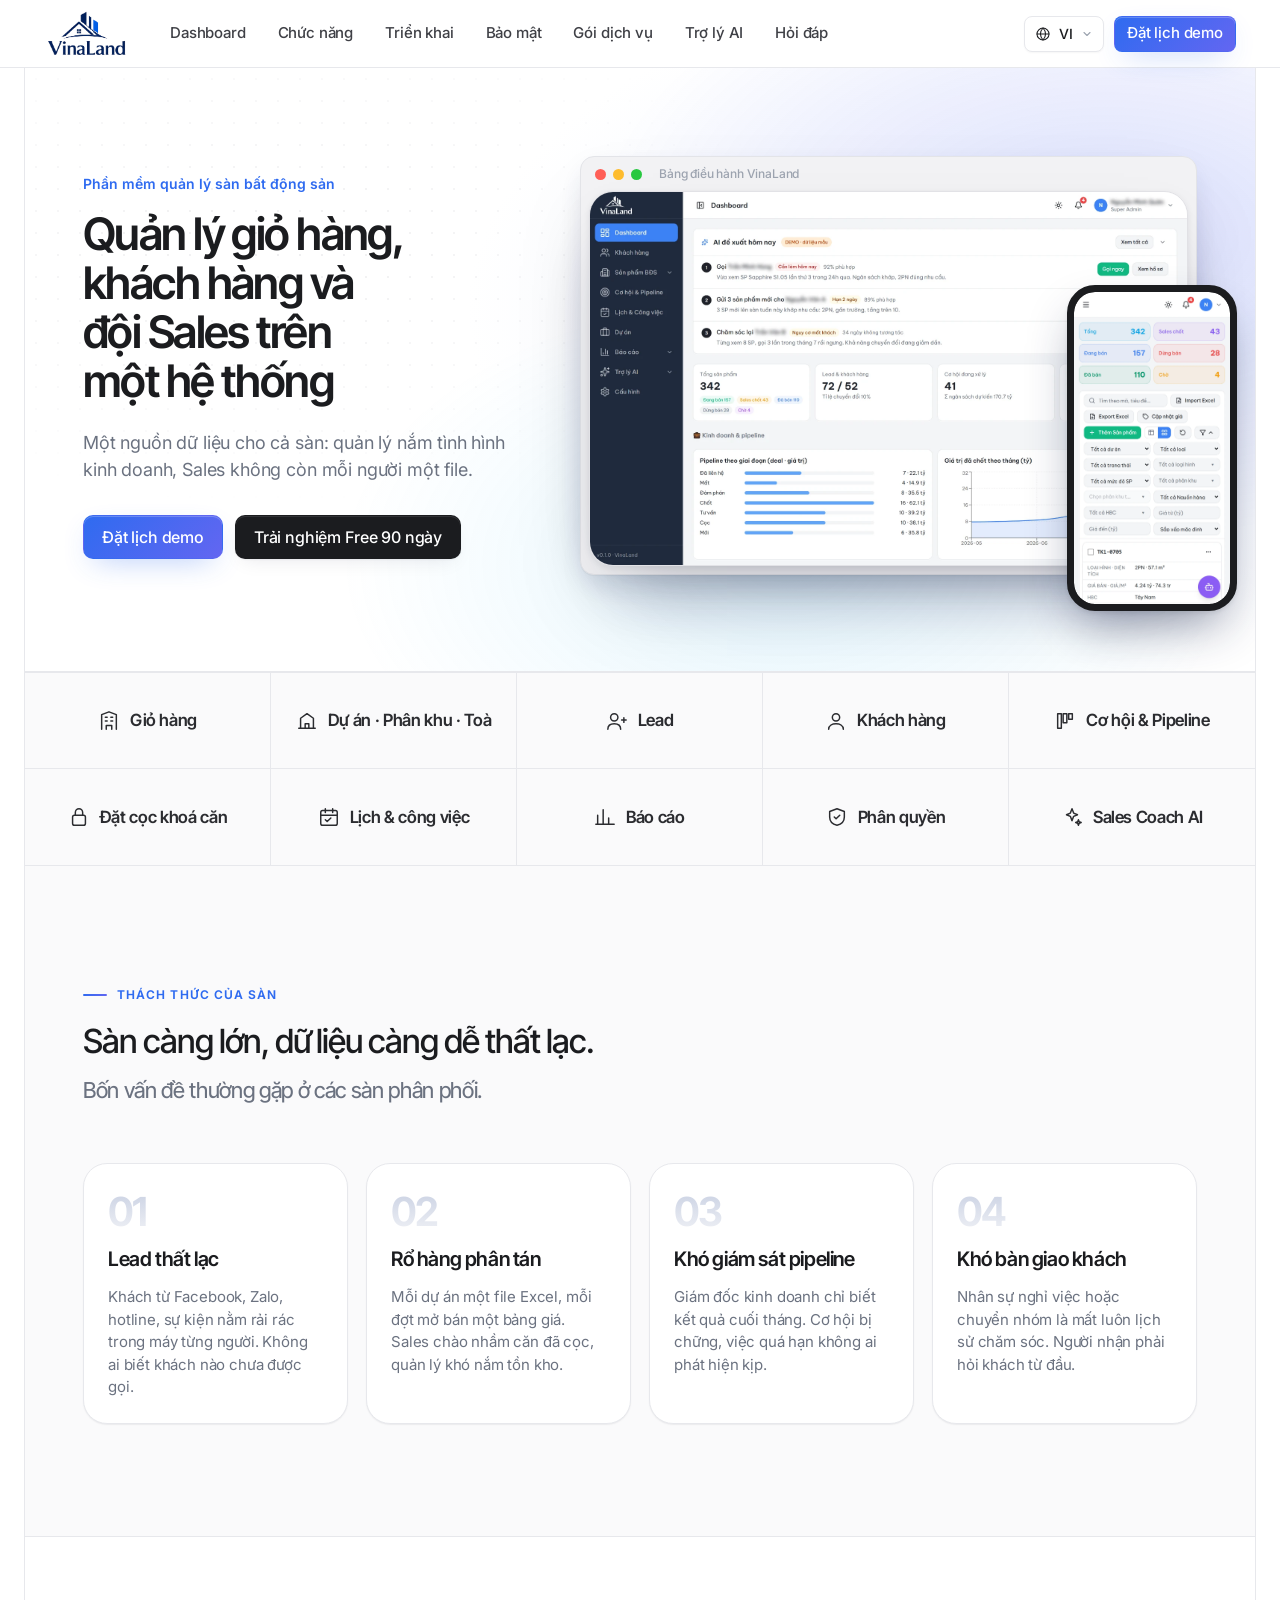
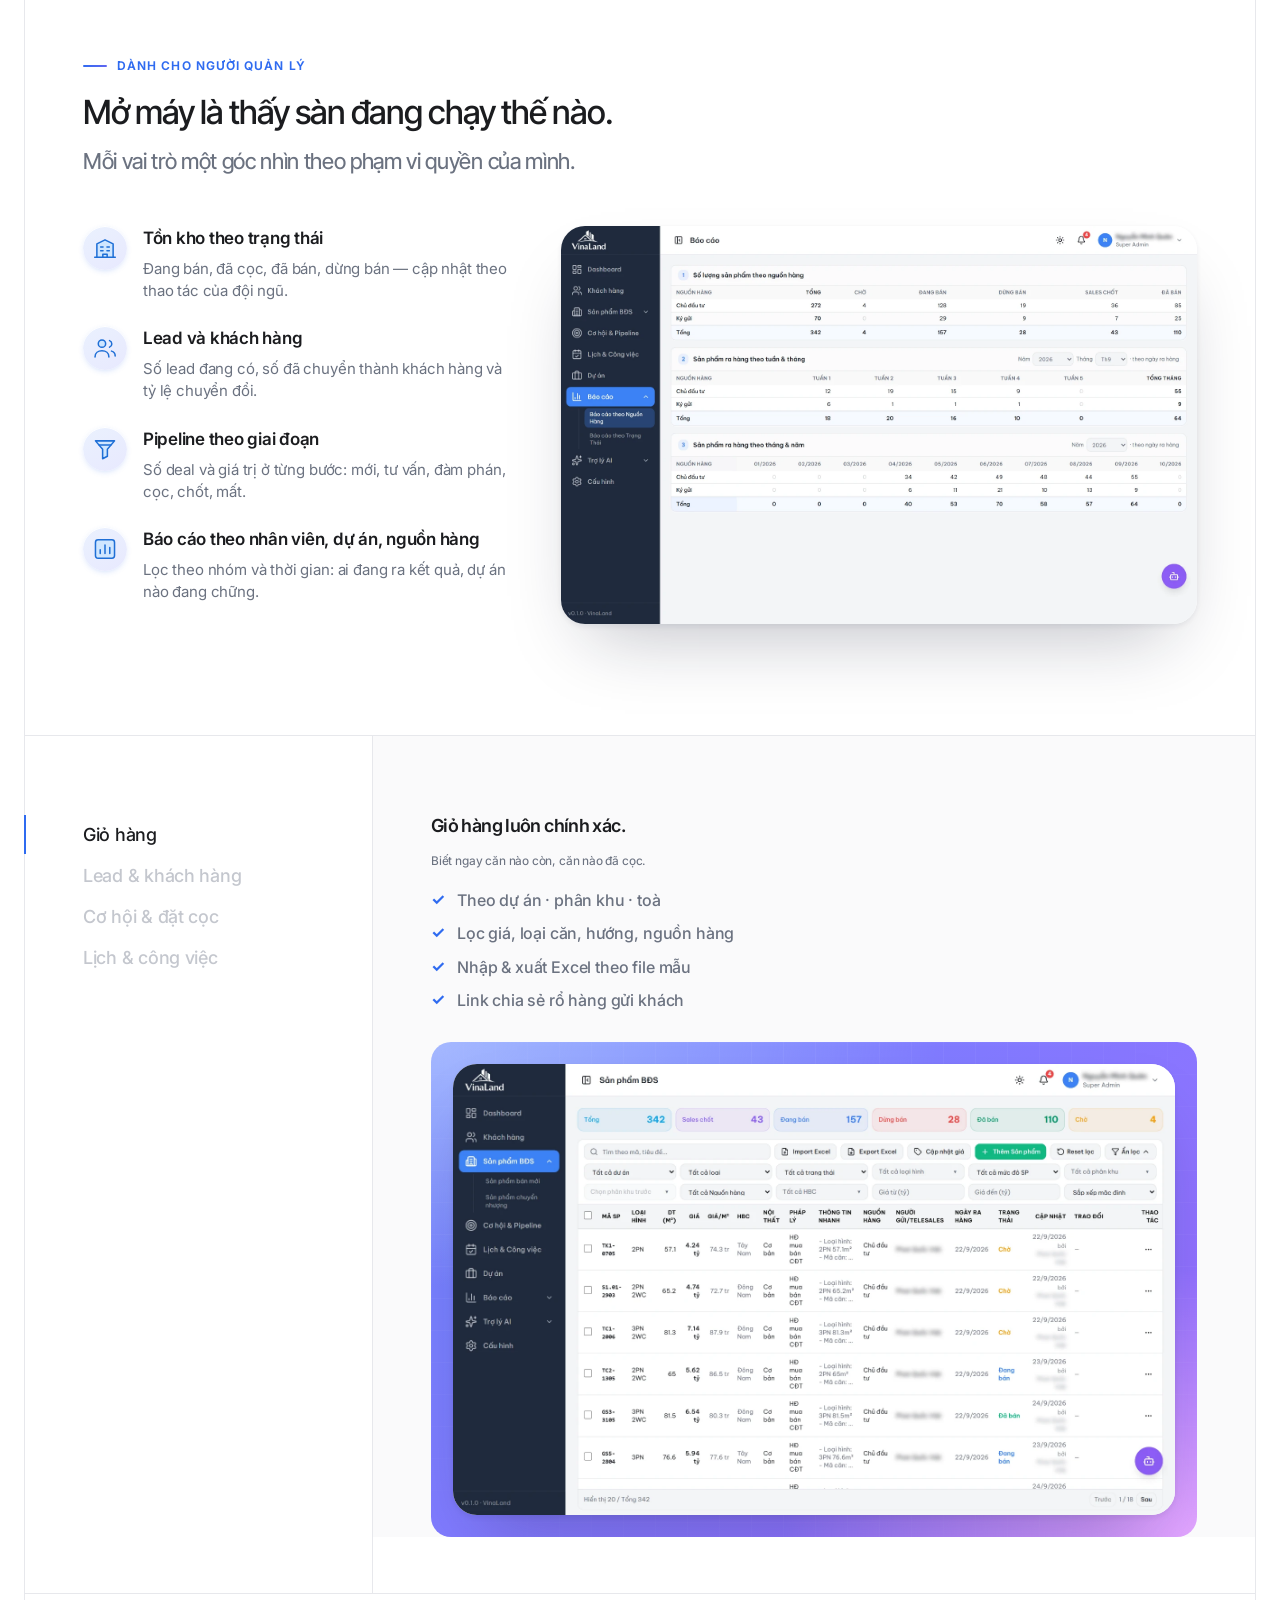
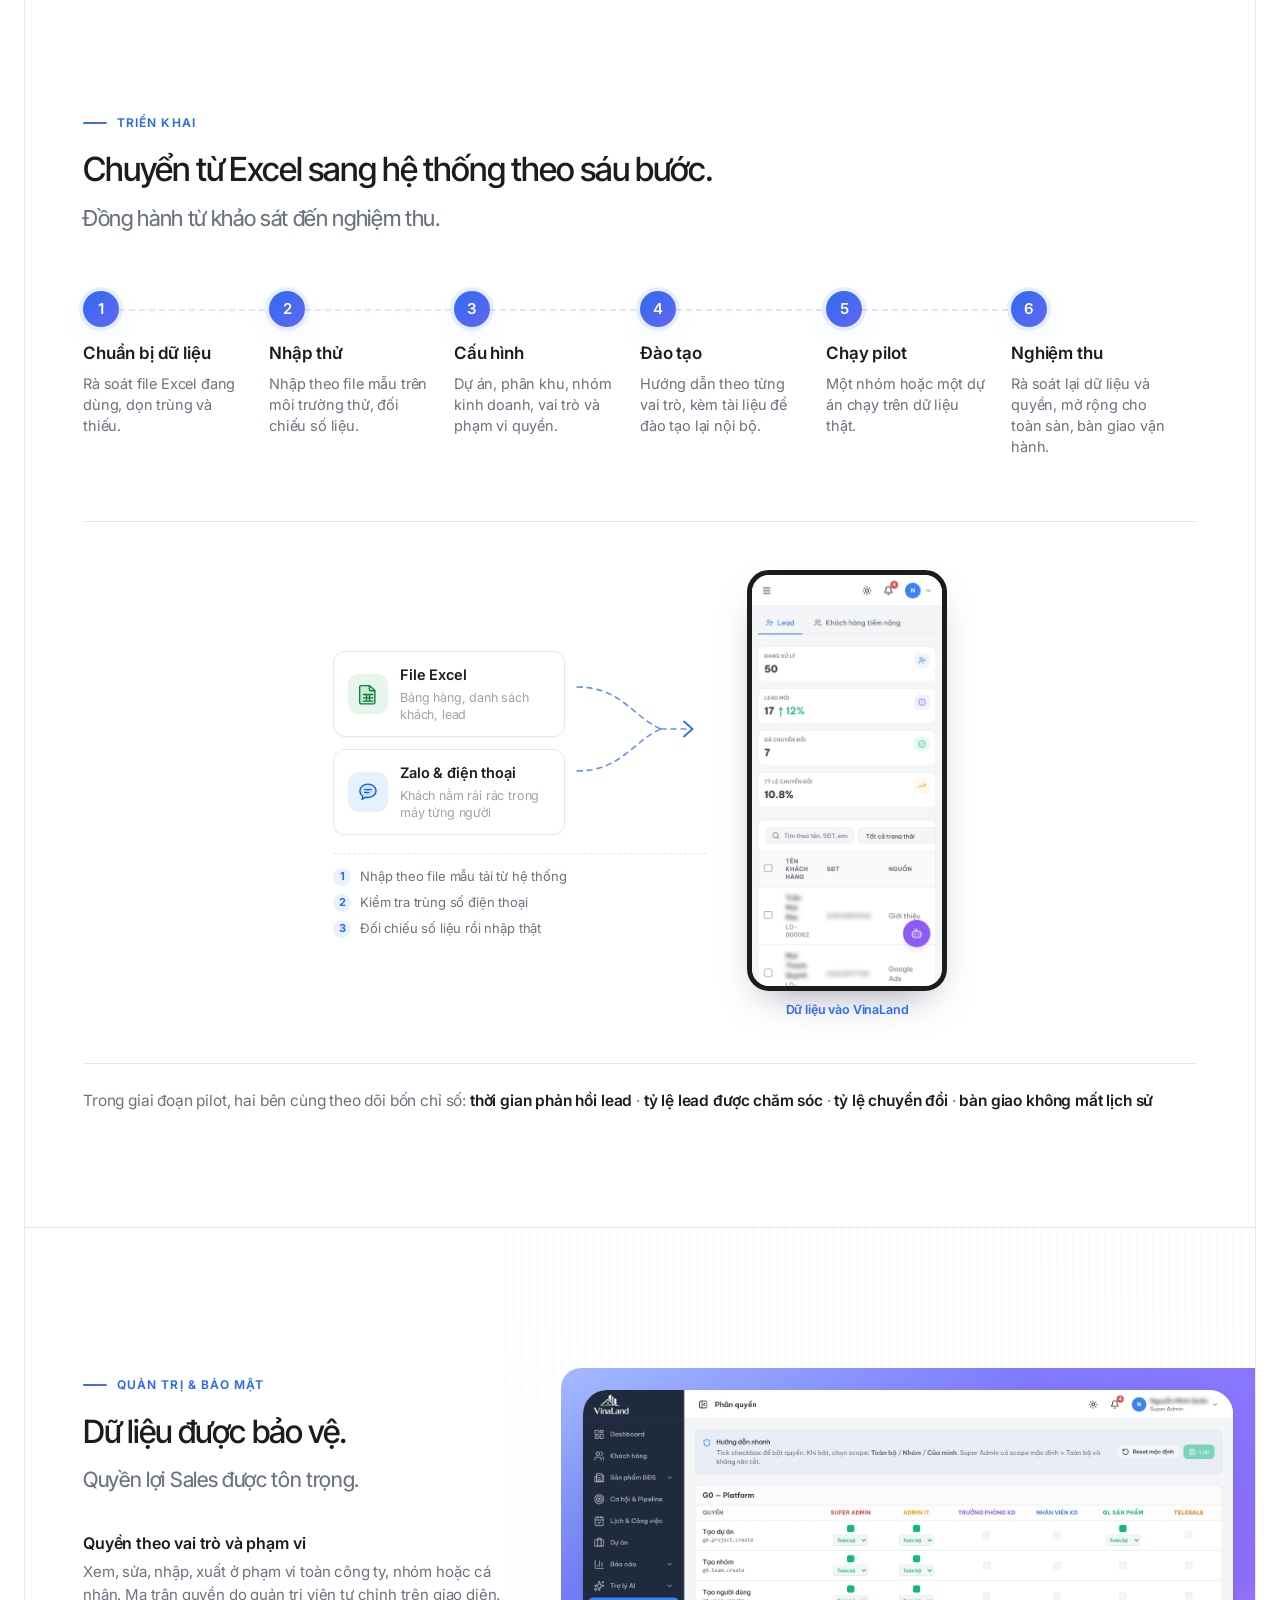
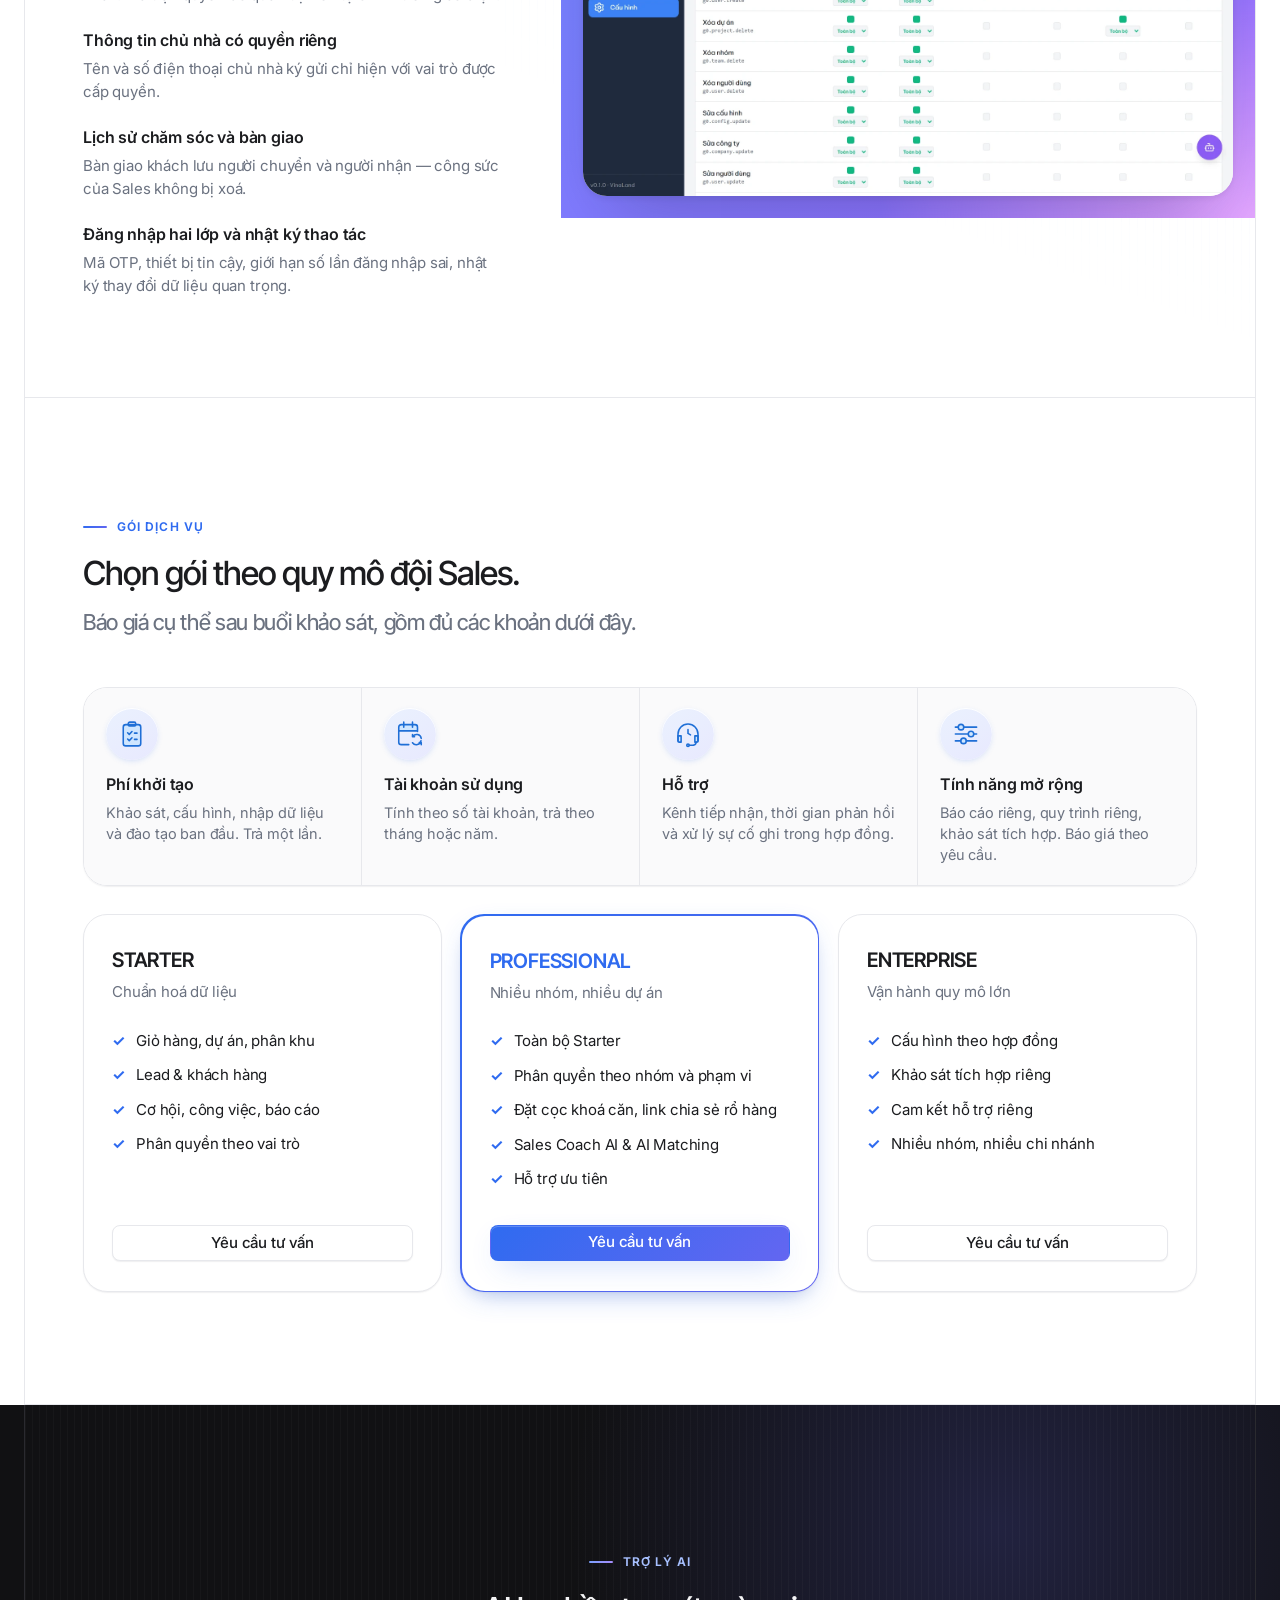
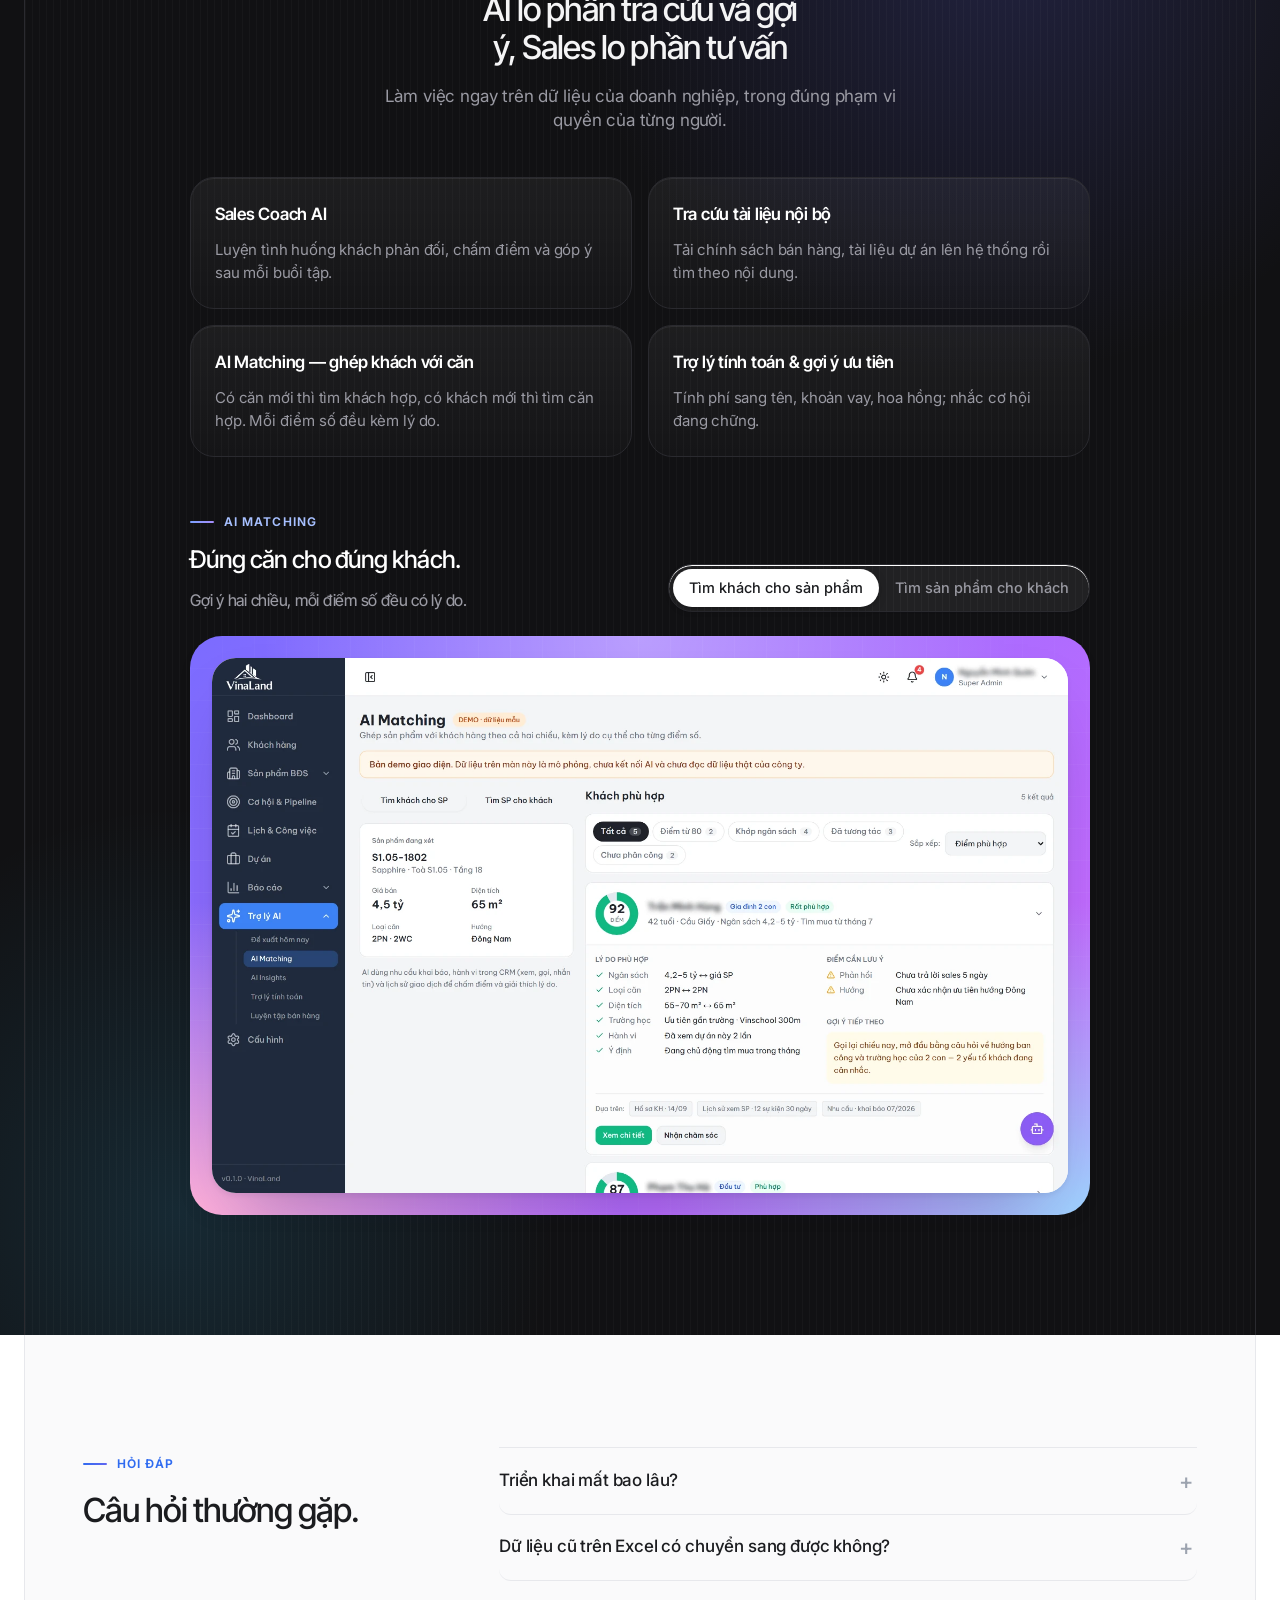
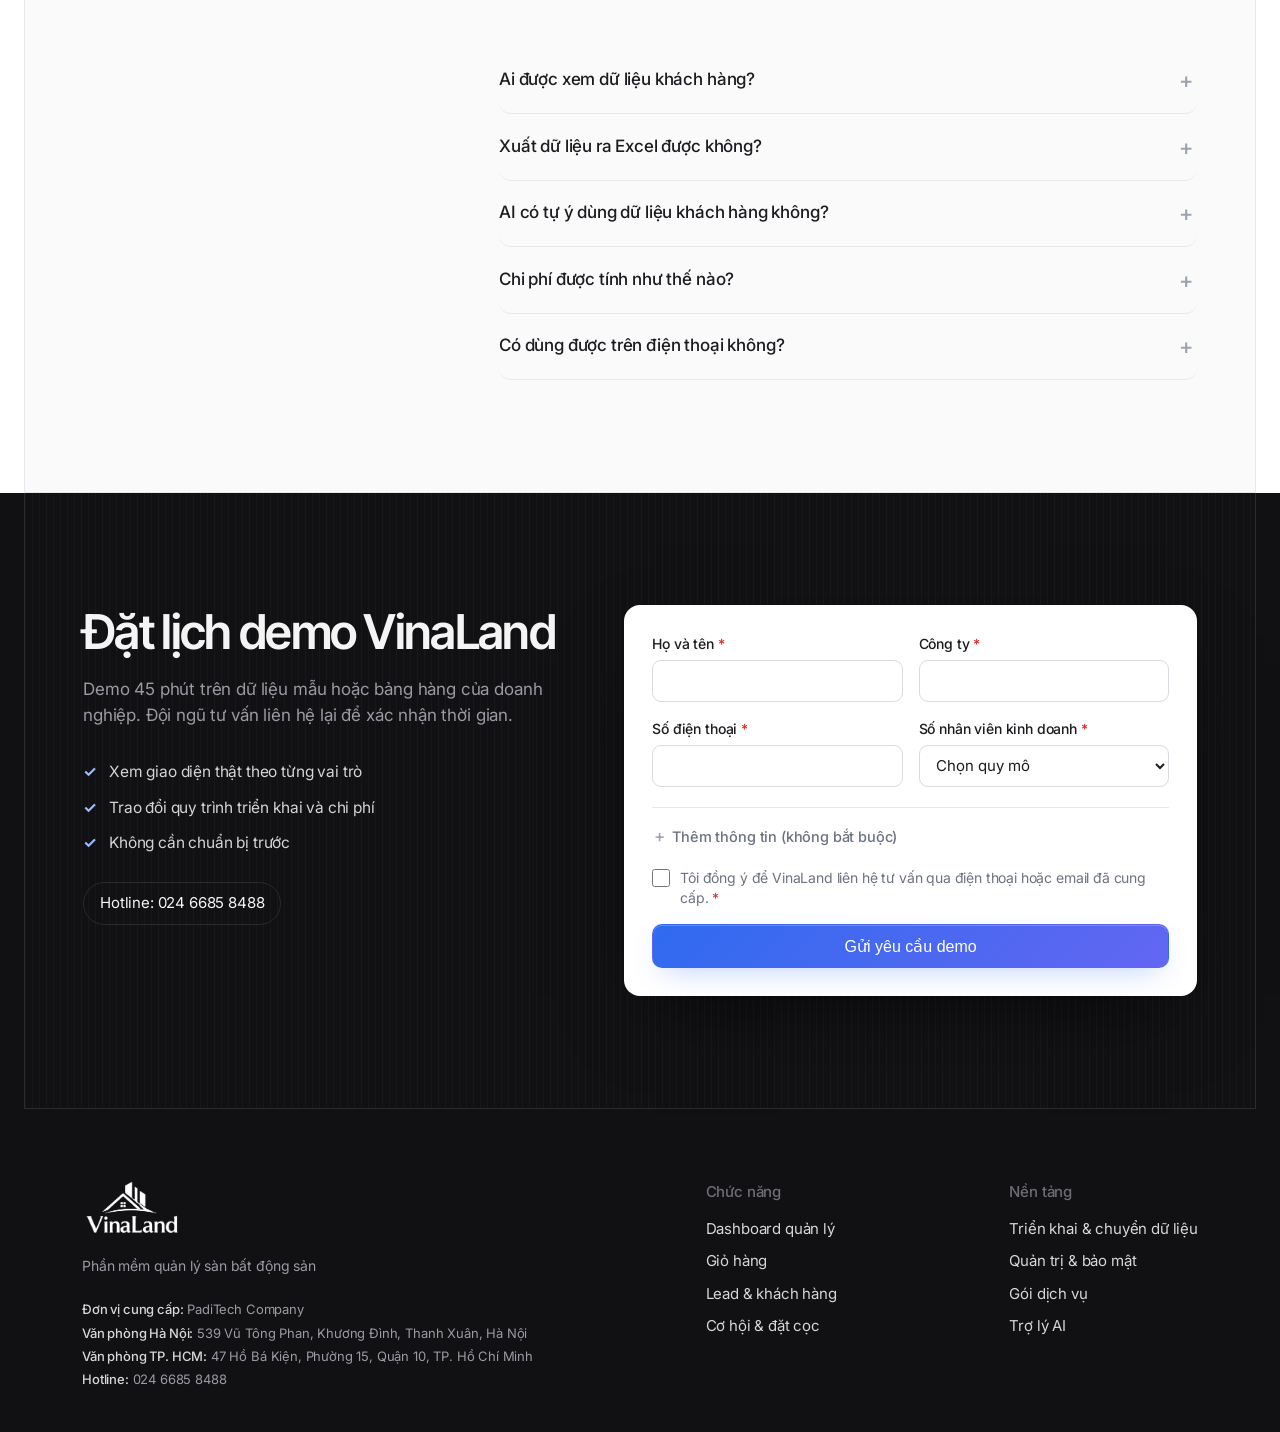
<file: index-cu.html>
<!doctype html>
<html lang="vi">
<head>
<meta charset="utf-8">
<meta name="viewport" content="width=device-width, initial-scale=1, viewport-fit=cover">
<!-- CHỐNG CACHE: index.html không bị Cloudflare cache nên luôn mới; mọi file trong assets/ thì bị cache 30 ngày.
     Khi sửa CSS hoặc JS: đổi luôn TÊN FILE (style-<ngày><chữ>.css, main-<ngày><chữ>.js) rồi sửa 2 thẻ bên dưới.
     Khi thay ảnh: đổi số ?v=... ở tất cả đường dẫn ảnh (tìm thay cả file).
     Làm vậy thì sau mỗi lần deploy không cần purge cache Cloudflare nữa. -->
<title>VinaLand — Phần mềm quản lý sàn bất động sản</title>
<meta name="description" content="VinaLand: quản lý giỏ hàng, khách hàng và đội Sales trên một hệ thống. Theo dõi căn còn bán, lead cần chăm sóc và tiến độ cơ hội theo từng nhóm.">
<meta property="og:title" content="VinaLand — Phần mềm quản lý sàn bất động sản">
<meta property="og:description" content="Quản lý giỏ hàng, khách hàng và đội Sales trên một hệ thống.">
<meta property="og:image" content="assets/screenshots/01-dashboard.webp?v=20261006a">
<meta property="og:type" content="website">
<link rel="icon" href="favicon.ico?v=20261001b" sizes="32x32">
<link rel="icon" type="image/png" sizes="32x32" href="assets/favicon-32-20261001b.png">
<link rel="apple-touch-icon" href="assets/apple-touch-icon-20261001b.png">
<meta name="theme-color" content="#1b1c1f">
<link rel="preconnect" href="https://fonts.googleapis.com">
<link rel="preconnect" href="https://fonts.gstatic.com" crossorigin>
<link rel="stylesheet" href="https://fonts.googleapis.com/css2?family=Inter:wght@400;500;600&family=Inter+Tight:wght@500;600&family=JetBrains+Mono:wght@500&display=swap">
<link rel="stylesheet" href="assets/style-20261020a.css">
</head>
<body>

<header class="nav" id="nav">
  <div class="nav-inner">
    <a class="logo" id="navLogo" href="#top" aria-label="VinaLand — về đầu trang" aria-controls="drawer">
      <img class="logo-img" src="assets/vinaland.png?v=20261001c" width="535" height="286" alt="VinaLand">
    </a>
    <nav class="nav-links" aria-label="Menu chính">
      <a href="#dashboard">Dashboard</a>
      <a href="#solution">Chức năng</a>
      <a href="#rollout">Triển khai</a>
      <a href="#security">Bảo mật</a>
      <a href="#pricing">Gói dịch vụ</a>
      <a href="#ai">Trợ lý AI</a>
      <a href="#faq">Hỏi đáp</a>
    </nav>
    <div class="nav-cta">
      <!-- Chọn ngôn ngữ: tên ngôn ngữ luôn viết bằng chính ngôn ngữ đó nên không dịch (data-i18n-skip) -->
      <div class="lang" id="lang" data-i18n-skip>
        <button class="lang-btn" type="button" aria-haspopup="true" aria-expanded="false" aria-controls="langMenu" aria-label="Ngôn ngữ · Language · 言語">
          <svg class="lang-globe" viewBox="0 0 24 24" aria-hidden="true"><circle cx="12" cy="12" r="9"/><path d="M3 12h18M12 3c2.5 2.6 3.8 5.6 3.8 9s-1.3 6.4-3.8 9c-2.5-2.6-3.8-5.6-3.8-9S9.5 5.6 12 3z"/></svg>
          <span class="lang-code">VI</span>
          <svg class="lang-chev" viewBox="0 0 24 24" aria-hidden="true"><path d="M6 9l6 6 6-6"/></svg>
        </button>
        <ul class="lang-menu" id="langMenu" hidden>
          <li><button type="button" data-lang="vi" lang="vi" aria-current="true">Tiếng Việt</button></li>
          <li><button type="button" data-lang="en" lang="en">English</button></li>
          <li><button type="button" data-lang="ja" lang="ja">日本語</button></li>
        </ul>
      </div>
      <a class="btn btn-blue" href="#demo" data-cta="nav">Đặt lịch demo</a>
    </div>
  </div>
</header>

<!-- Menu trượt từ trái (mobile): mở khi bấm logo -->
<div class="drawer" id="drawer" aria-hidden="true">
  <div class="drawer-backdrop" data-drawer-close></div>
  <nav class="drawer-panel" aria-label="Menu" role="dialog" aria-modal="true">
    <div class="drawer-head">
      <a class="logo logo-light" href="#top" data-drawer-close><img class="logo-img" src="assets/vinaland.png?v=20261001c" width="535" height="286" alt="VinaLand"></a>
      <button class="drawer-x" type="button" aria-label="Đóng menu" data-drawer-close>
        <svg viewBox="0 0 24 24" aria-hidden="true"><path d="M5 5l14 14M19 5L5 19"/></svg>
      </button>
    </div>
    <ul class="drawer-links">
      <li><a href="#top" data-drawer-close>Trang chủ</a></li>
      <li><a href="#dashboard" data-drawer-close>Dashboard</a></li>
      <li><a href="#solution" data-drawer-close>Chức năng</a></li>
      <li><a href="#rollout" data-drawer-close>Triển khai</a></li>
      <li><a href="#security" data-drawer-close>Bảo mật</a></li>
      <li><a href="#pricing" data-drawer-close>Gói dịch vụ</a></li>
      <li><a href="#ai" data-drawer-close>Trợ lý AI</a></li>
      <li><a href="#faq" data-drawer-close>Hỏi đáp</a></li>
    </ul>
    <div class="drawer-foot">
      <a class="btn btn-blue btn-xl btn-block" href="#demo" data-cta="drawer" data-drawer-close>Đặt lịch demo</a>
    </div>
  </nav>
</div>

<main id="top">
  <!-- 01 HERO -->
  <section class="hero2 frame">
    <div class="hero2-copy">
      <p class="eyebrow">Phần mềm quản lý sàn bất động sản</p>
      <h1>Quản lý giỏ hàng, khách hàng và đội Sales trên một hệ thống</h1>
      <p class="hero2-sub">Một nguồn dữ liệu cho cả sàn: quản lý nắm tình hình kinh doanh, Sales không còn mỗi người một file.</p>
      <div class="hero2-ctas">
        <a class="btn btn-blue btn-xl" href="#demo" data-cta="hero">Đặt lịch demo</a>
        <a class="btn btn-dark btn-xl" href="#demo" data-cta="hero-trial">Trải nghiệm Free 90 ngày</a>
      </div>
    </div>
    <figure class="hero2-shot">
      <div class="window">
        <div class="window-bar"><i></i><i></i><i></i><span>Bảng điều hành VinaLand</span></div>
        <button class="shot-btn" type="button" data-zoom="assets/screenshots/01-dashboard.webp?v=20261006a" aria-label="Phóng to ảnh bảng điều hành">
          <img src="assets/screenshots/01-dashboard.webp?v=20261006a" width="1440" height="900" alt="Bảng điều hành VinaLand: tổng sản phẩm, lead và khách hàng, cơ hội đang xử lý, pipeline theo giai đoạn">
        </button>
      </div>
      <button class="hero2-phone" type="button" data-zoom="assets/screenshots/m02-products.webp?v=20261006a" aria-label="Phóng to ảnh giỏ hàng trên điện thoại">
        <img src="assets/screenshots/m02-products.webp?v=20261006a" width="390" height="844" alt="Giỏ hàng VinaLand trên điện thoại">
      </button>
    </figure>
  </section>

  <!-- MODULE STRIP -->
  <section class="modules frame" aria-label="Các phân hệ">
    <div class="mod"><svg viewBox="0 0 24 24"><path d="M4 21V5l8-3 8 3v16M9 21v-4h6v4M8 8h2M14 8h2M8 12h2M14 12h2"/></svg>Giỏ hàng</div>
    <div class="mod"><svg viewBox="0 0 24 24"><path d="M3 20h18M5 20V9l7-5 7 5v11M10 20v-5h4v5"/></svg>Dự án · Phân khu · Toà</div>
    <div class="mod"><svg viewBox="0 0 24 24"><circle cx="9" cy="8" r="4"/><path d="M2 21c0-4 3-6 7-6s7 2 7 6M17 11h5M19.5 8.5v5"/></svg>Lead</div>
    <div class="mod"><svg viewBox="0 0 24 24"><circle cx="12" cy="8" r="4"/><path d="M4 21c0-4 4-6 8-6s8 2 8 6"/></svg>Khách hàng</div>
    <div class="mod"><svg viewBox="0 0 24 24"><path d="M4 4h4v16H4zM10 4h4v10h-4zM16 4h4v6h-4z"/></svg>Cơ hội &amp; Pipeline</div>
    <div class="mod"><svg viewBox="0 0 24 24"><rect x="5" y="10" width="14" height="11" rx="2"/><path d="M8 10V7a4 4 0 0 1 8 0v3"/></svg>Đặt cọc khoá căn</div>
    <div class="mod"><svg viewBox="0 0 24 24"><rect x="3" y="5" width="18" height="16" rx="2"/><path d="M3 10h18M8 3v4M16 3v4M8 15l2 2 4-4"/></svg>Lịch &amp; công việc</div>
    <div class="mod"><svg viewBox="0 0 24 24"><path d="M4 20V10M10 20V4M16 20v-7M22 20H2"/></svg>Báo cáo</div>
    <div class="mod"><svg viewBox="0 0 24 24"><path d="M12 3l8 3v6c0 5-3.5 8-8 9-4.5-1-8-4-8-9V6z"/><path d="M9 12l2 2 4-4"/></svg>Phân quyền</div>
    <div class="mod"><svg viewBox="0 0 24 24"><path d="M12 3l1.8 4.7L18 9.5l-4.2 1.8L12 16l-1.8-4.7L6 9.5l4.2-1.8zM19 15l.8 2.2L22 18l-2.2.8L19 21l-.8-2.2L16 18l2.2-.8z"/></svg>Sales Coach AI</div>
  </section>

  <!-- 03 PAIN POINTS -->
  <section class="pains frame" id="pains">
    <div class="sec-head">
      <span class="tag">Thách thức của sàn</span>
      <h2 class="two-tone">Sàn càng lớn, dữ liệu càng dễ thất lạc. <span>Bốn vấn đề thường gặp ở các sàn phân phối.</span></h2>
    </div>
    <div class="pain-grid">
      <article class="pain">
        <span class="pain-n">01</span>
        <h3>Lead thất lạc</h3>
        <p>Khách từ Facebook, Zalo, hotline, sự kiện nằm rải rác trong máy từng người. Không ai biết khách nào chưa được gọi.</p>
      </article>
      <article class="pain">
        <span class="pain-n">02</span>
        <h3>Rổ hàng phân tán</h3>
        <p>Mỗi dự án một file Excel, mỗi đợt mở bán một bảng giá. Sales chào nhầm căn đã cọc, quản lý khó nắm tồn kho.</p>
      </article>
      <article class="pain">
        <span class="pain-n">03</span>
        <h3>Khó giám sát pipeline</h3>
        <p>Giám đốc kinh doanh chỉ biết kết quả cuối tháng. Cơ hội bị chững, việc quá hạn không ai phát hiện kịp.</p>
      </article>
      <article class="pain">
        <span class="pain-n">04</span>
        <h3>Khó bàn giao khách</h3>
        <p>Nhân sự nghỉ việc hoặc chuyển nhóm là mất luôn lịch sử chăm sóc. Người nhận phải hỏi khách từ đầu.</p>
      </article>
    </div>
  </section>

  <!-- 04 DASHBOARD QUẢN LÝ -->
  <section class="dash frame" id="dashboard">
    <div class="sec-head">
      <span class="tag">Dành cho người quản lý</span>
      <h2 class="two-tone">Mở máy là thấy sàn đang chạy thế nào. <span>Mỗi vai trò một góc nhìn theo phạm vi quyền của mình.</span></h2>
    </div>
    <div class="dash-grid">
      <ul class="dash-list">
        <li>
          <span class="ent-ic ent-ic-xs" aria-hidden="true"><svg viewBox="0 0 24 24"><path class="fl" d="M4.5 20.5V8.2l7.5-3.7 7.5 3.7v12.3z"/><path d="M4.5 20.5V8.2l7.5-3.7 7.5 3.7v12.3M2.5 20.5h19"/><path d="M8 11h2.2M13.8 11H16M8 14.6h2.2M13.8 14.6H16"/><path d="M10 20.5v-2.8h4v2.8"/></svg></span>
          <div><b>Tồn kho theo trạng thái</b><p>Đang bán, đã cọc, đã bán, dừng bán — cập nhật theo thao tác của đội ngũ.</p></div>
        </li>
        <li>
          <span class="ent-ic ent-ic-xs" aria-hidden="true"><svg viewBox="0 0 24 24"><circle class="fl" cx="9.2" cy="8" r="3.4"/><circle cx="9.2" cy="8" r="3.4"/><path d="M2.8 20.2c0-3.6 2.9-5.6 6.4-5.6s6.4 2 6.4 5.6"/><path d="M16.2 5.2a3.2 3.2 0 010 6M18 14.9c2.1.6 3.4 2.2 3.4 4.4"/></svg></span>
          <div><b>Lead và khách hàng</b><p>Số lead đang có, số đã chuyển thành khách hàng và tỷ lệ chuyển đổi.</p></div>
        </li>
        <li>
          <span class="ent-ic ent-ic-xs" aria-hidden="true"><svg viewBox="0 0 24 24"><path class="fl" d="M3.2 4.5h17.6l-6.6 7.8v6.4l-4.4 2.3v-8.7z"/><path d="M3.2 4.5h17.6l-6.6 7.8v6.4l-4.4 2.3v-8.7z"/><path d="M6.6 8.4h10.8"/></svg></span>
          <div><b>Pipeline theo giai đoạn</b><p>Số deal và giá trị ở từng bước: mới, tư vấn, đàm phán, cọc, chốt, mất.</p></div>
        </li>
        <li>
          <span class="ent-ic ent-ic-xs" aria-hidden="true"><svg viewBox="0 0 24 24"><rect class="fl" x="3.2" y="3.5" width="17.6" height="17" rx="2.4"/><rect x="3.2" y="3.5" width="17.6" height="17" rx="2.4"/><path d="M7.6 16.2v-3.4M12 16.2V8.4M16.4 16.2v-5.6"/></svg></span>
          <div><b>Báo cáo theo nhân viên, dự án, nguồn hàng</b><p>Lọc theo nhóm và thời gian: ai đang ra kết quả, dự án nào đang chững.</p></div>
        </li>
      </ul>
      <div class="dash-shot">
        <button class="shot-btn shot-card" type="button" data-zoom="assets/screenshots/14-reports.webp?v=20261006a" aria-label="Phóng to ảnh báo cáo">
          <img src="assets/screenshots/14-reports.webp?v=20261006a" width="1440" height="900" loading="lazy" alt="Màn hình báo cáo VinaLand theo nguồn hàng, tuần và tháng">
        </button>
      </div>
    </div>
  </section>

  <!-- 05 CHỨC NĂNG CƠ BẢN ĐÃ CHẠY -->
  <section class="flows frame" id="solution">
    <aside class="flow-nav" aria-label="Chức năng đang dùng được">
      <a href="#f-inventory" class="active">Giỏ hàng</a>
      <a href="#f-leads">Lead &amp; khách hàng</a>
      <a href="#f-deals">Cơ hội &amp; đặt cọc</a>
      <a href="#f-tasks">Lịch &amp; công việc</a>
    </aside>
    <div class="flow-list">
      <article class="flow" id="f-inventory">
        <div class="flow-text">
          <p class="two-tone">Giỏ hàng luôn chính xác. <span>Biết ngay căn nào còn, căn nào đã cọc.</span></p>
          <ul class="flow-keys"><li>Theo dự án &middot; phân khu &middot; toà</li><li>Lọc giá, loại căn, hướng, nguồn hàng</li><li>Nhập &amp; xuất Excel theo file mẫu</li><li>Link chia sẻ rổ hàng gửi khách</li></ul>
        </div>
        <div class="flow-ill g-violet">
          <button class="shot-btn shot-card" type="button" data-zoom="assets/screenshots/02-products.webp?v=20261006a" aria-label="Phóng to ảnh giỏ hàng">
            <img src="assets/screenshots/02-products.webp?v=20261006a" width="1440" height="900" loading="lazy" alt="Màn hình giỏ hàng VinaLand: danh sách căn theo dự án, trạng thái và giá">
          </button>
        </div>
      </article>
      <article class="flow" id="f-leads">
        <div class="flow-text">
          <p class="two-tone">Lead nào cũng có người phụ trách. <span>Hết cảnh khách nằm trong máy riêng.</span></p>
          <ul class="flow-keys"><li>Ghi nguồn: Facebook, Zalo, hotline</li><li>Chống trùng số điện thoại</li><li>Phân bổ lead cho từng Sales</li><li>Lưu nhu cầu &amp; lịch sử chăm sóc</li></ul>
        </div>
        <div class="flow-ill g-sunset">
          <button class="shot-btn shot-card" type="button" data-zoom="assets/screenshots/07-leads.webp?v=20261006a" aria-label="Phóng to ảnh danh sách lead">
            <img src="assets/screenshots/07-leads.webp?v=20261006a" width="1440" height="900" loading="lazy" alt="Màn hình danh sách lead VinaLand, thông tin cá nhân đã làm mờ">
          </button>
        </div>
      </article>
      <article class="flow" id="f-deals">
        <div class="flow-text">
          <p class="two-tone">Thấy trọn phễu bán hàng. <span>Deal đang ở đâu, ai đang giữ.</span></p>
          <ul class="flow-keys"><li>Kanban hoặc danh sách theo giai đoạn</li><li>Đặt cọc là khoá căn, hết chào trùng</li><li>Ghi lý do khi mất deal</li><li>Thống kê theo dự án và theo Sales</li></ul>
        </div>
        <div class="flow-ill g-peach">
          <button class="shot-btn shot-card" type="button" data-zoom="assets/screenshots/11-opportunities.webp?v=20261006a" aria-label="Phóng to ảnh pipeline cơ hội">
            <img src="assets/screenshots/11-opportunities.webp?v=20261006a" width="1440" height="900" loading="lazy" alt="Màn hình pipeline cơ hội VinaLand dạng Kanban">
          </button>
        </div>
      </article>
      <article class="flow" id="f-tasks">
        <div class="flow-text">
          <p class="two-tone">Không bỏ sót lịch hẹn. <span>Việc quá hạn tự nổi lên.</span></p>
          <ul class="flow-keys"><li>Lịch gọi lại, xem nhà, ký cọc</li><li>Đánh dấu việc quá hạn</li><li>Báo khi được giao lead mới</li><li>Nhắc tên trong trao đổi nội bộ</li></ul>
        </div>
        <div class="flow-ill g-mint">
          <button class="shot-btn shot-card" type="button" data-zoom="assets/screenshots/13-tasks.webp?v=20261006a" aria-label="Phóng to ảnh lịch và công việc">
            <img src="assets/screenshots/13-tasks.webp?v=20261006a" width="1440" height="900" loading="lazy" alt="Màn hình lịch và công việc VinaLand">
          </button>
        </div>
      </article>
    </div>
  </section>

  <!-- 06 TRIỂN KHAI & CHUYỂN DỮ LIỆU -->
  <section class="ent frame" id="rollout">
    <div class="sec-head">
      <span class="tag">Triển khai</span>
      <h2 class="two-tone">Chuyển từ Excel sang hệ thống theo sáu bước. <span>Đồng hành từ khảo sát đến nghiệm thu.</span></h2>
    </div>
    <ol class="steps steps-6">
      <li><span>1</span><b>Chuẩn bị dữ liệu</b><p>Rà soát file Excel đang dùng, dọn trùng và thiếu.</p></li>
      <li><span>2</span><b>Nhập thử</b><p>Nhập theo file mẫu trên môi trường thử, đối chiếu số liệu.</p></li>
      <li><span>3</span><b>Cấu hình</b><p>Dự án, phân khu, nhóm kinh doanh, vai trò và phạm vi quyền.</p></li>
      <li><span>4</span><b>Đào tạo</b><p>Hướng dẫn theo từng vai trò, kèm tài liệu để đào tạo lại nội bộ.</p></li>
      <li><span>5</span><b>Chạy pilot</b><p>Một nhóm hoặc một dự án chạy trên dữ liệu thật.</p></li>
      <li><span>6</span><b>Nghiệm thu</b><p>Rà soát lại dữ liệu và quyền, mở rộng cho toàn sàn, bàn giao vận hành.</p></li>
    </ol>

    <div class="rollout-data">
      <div class="mig" role="img" aria-label="Sơ đồ: dữ liệu từ file Excel và từ Zalo, điện thoại được đưa vào VinaLand qua ba bước nhập theo file mẫu, kiểm tra trùng số điện thoại và đối chiếu trước khi nhập thật">
        <div class="mig-srcs">
          <div class="mig-src">
            <span class="mig-ic mig-x" aria-hidden="true"><svg viewBox="0 0 24 24"><path class="fl" d="M4.5 2.8h9l6 5.4v13a1.6 1.6 0 01-1.6 1.6H4.5a1.6 1.6 0 01-1.6-1.6V4.4a1.6 1.6 0 011.6-1.6z"/><path d="M4.5 2.8h9l6 5.4v13a1.6 1.6 0 01-1.6 1.6H4.5a1.6 1.6 0 01-1.6-1.6V4.4a1.6 1.6 0 011.6-1.6z"/><path d="M13.5 2.8v4.2a1.4 1.4 0 001.4 1.4h4.6"/><path d="M6.9 12.6h10.2M6.9 16.2h10.2M6.9 19.8h10.2M10.3 12.6v7.2M13.7 12.6v7.2"/></svg></span>
            <div><b>File Excel</b><p>Bảng hàng, danh sách khách, lead</p></div>
          </div>
          <div class="mig-src">
            <span class="mig-ic mig-z" aria-hidden="true"><svg viewBox="0 0 24 24"><path class="fl" d="M12 3.4c4.9 0 8.8 3.3 8.8 7.3s-3.9 7.3-8.8 7.3c-.8 0-1.6-.1-2.3-.3l-4.3 2.3.9-3.4c-1.9-1.3-3.1-3.4-3.1-5.9 0-4 3.9-7.3 8.8-7.3z"/><path d="M12 3.4c4.9 0 8.8 3.3 8.8 7.3s-3.9 7.3-8.8 7.3c-.8 0-1.6-.1-2.3-.3l-4.3 2.3.9-3.4c-1.9-1.3-3.1-3.4-3.1-5.9 0-4 3.9-7.3 8.8-7.3z"/><path d="M8.4 9.4h7.2M8.4 12.6h4.6"/></svg></span>
            <div><b>Zalo &amp; điện thoại</b><p>Khách nằm rải rác trong máy từng người</p></div>
          </div>
        </div>
        <svg class="mig-arrow" viewBox="0 0 132 156" fill="none" aria-hidden="true">
          <path d="M2 36 C 46 36, 58 66, 86 78"/>
          <path d="M2 120 C 46 120, 58 90, 86 78"/>
          <path d="M86 78 H 117"/>
          <path class="mig-head" d="M109 70.5 L 117.5 78 L 109 85.5"/>
        </svg>
        <ol class="mig-steps">
          <li><span>1</span>Nhập theo file mẫu tải từ hệ thống</li>
          <li><span>2</span>Kiểm tra trùng số điện thoại</li>
          <li><span>3</span>Đối chiếu số liệu rồi nhập thật</li>
        </ol>
      </div>
      <div class="rollout-phone">
        <button class="shot-btn" type="button" data-zoom="assets/screenshots/m04-leads.webp?v=20261006a" aria-label="Phóng to ảnh danh sách lead trên điện thoại">
          <img src="assets/screenshots/m04-leads.webp?v=20261006a" width="390" height="844" loading="lazy" alt="Danh sách lead VinaLand trên trình duyệt điện thoại">
        </button>
        <p class="mig-dest">Dữ liệu vào VinaLand</p>
      </div>
    </div>

    <p class="pilot-line">Trong giai đoạn pilot, hai bên cùng theo dõi bốn chỉ số: <b>thời gian phản hồi lead</b> &middot; <b>tỷ lệ lead được chăm sóc</b> &middot; <b>tỷ lệ chuyển đổi</b> &middot; <b>bàn giao không mất lịch sử</b></p>
  </section>

  <!-- 07 PHÂN QUYỀN & BẢO MẬT -->
  <section class="scale frame" id="security">
    <div class="scale-copy">
      <span class="tag">Quản trị &amp; bảo mật</span>
      <h2 class="two-tone">Dữ liệu được bảo vệ. <span>Quyền lợi Sales được tôn trọng.</span></h2>
      <ul class="sec-list">
        <li><b>Quyền theo vai trò và phạm vi</b><p>Xem, sửa, nhập, xuất ở phạm vi toàn công ty, nhóm hoặc cá nhân. Ma trận quyền do quản trị viên tự chỉnh trên giao diện.</p></li>
        <li><b>Thông tin chủ nhà có quyền riêng</b><p>Tên và số điện thoại chủ nhà ký gửi chỉ hiện với vai trò được cấp quyền.</p></li>
        <li><b>Lịch sử chăm sóc và bàn giao</b><p>Bàn giao khách lưu người chuyển và người nhận — công sức của Sales không bị xoá.</p></li>
        <li><b>Đăng nhập hai lớp và nhật ký thao tác</b><p>Mã OTP, thiết bị tin cậy, giới hạn số lần đăng nhập sai, nhật ký thay đổi dữ liệu quan trọng.</p></li>
      </ul>
    </div>
    <div class="scale-shot">
      <div class="perm-ill g-violet">
        <button class="shot-btn shot-card" type="button" data-zoom="assets/screenshots/17-permissions.webp?v=20261006a" aria-label="Phóng to ảnh ma trận phân quyền">
          <img src="assets/screenshots/17-permissions.webp?v=20261006a" width="1440" height="900" loading="lazy" alt="Màn hình ma trận phân quyền theo vai trò và phạm vi trong VinaLand">
        </button>
      </div>
    </div>
  </section>

  <!-- 08 GÓI DỊCH VỤ -->
  <section class="pricing frame" id="pricing">
    <div class="sec-head">
      <span class="tag">Gói dịch vụ</span>
      <h2 class="two-tone">Chọn gói theo quy mô đội Sales. <span>Báo giá cụ thể sau buổi khảo sát, gồm đủ các khoản dưới đây.</span></h2>
    </div>
    <div class="fee">
      <div><span class="ent-ic ent-ic-sm"><svg viewBox="0 0 24 24" aria-hidden="true"><rect class="fl" x="5" y="4.5" width="14" height="17" rx="2"/><rect x="5" y="4.5" width="14" height="17" rx="2"/><path d="M9 4.5V3.8A1.3 1.3 0 0110.3 2.5h3.4A1.3 1.3 0 0115 3.8v.7a1 1 0 01-1 1h-4a1 1 0 01-1-1zM8.5 11l1.3 1.3L12 10M8.5 16l1.3 1.3L12 15M14 11.3h2M14 16.3h2"/></svg></span><b>Phí khởi tạo</b><p>Khảo sát, cấu hình, nhập dữ liệu và đào tạo ban đầu. Trả một lần.</p></div>
      <div><span class="ent-ic ent-ic-sm"><svg viewBox="0 0 24 24" aria-hidden="true"><rect class="fl" x="3" y="4.5" width="15" height="5" rx="0"/><path d="M11 20.5H5a2 2 0 01-2-2v-12a2 2 0 012-2h11a2 2 0 012 2V10M3 9.5h15M7 2.5v4M14 2.5v4"/><path d="M21 15.5a3.8 3.8 0 00-6.8-1.6M14 19a3.8 3.8 0 006.8-1.6M14 12.5v1.6h1.6M21 20.5v-1.6h-1.6"/></svg></span><b>Tài khoản sử dụng</b><p>Tính theo số tài khoản, trả theo tháng hoặc năm.</p></div>
      <div><span class="ent-ic ent-ic-sm"><svg viewBox="0 0 24 24" aria-hidden="true"><path class="fl" d="M4 13.5h2.5v5H5a1 1 0 01-1-1zM20 13.5h-2.5v5H19a1 1 0 001-1z"/><path d="M4 17.5V12a8 8 0 0116 0v5.5"/><path d="M4 13.5h2.5v5H5a1 1 0 01-1-1zM20 13.5h-2.5v5H19a1 1 0 001-1z"/><path d="M18.5 18.5c0 1.7-1.6 2.5-4 2.5h-1.5"/><circle cx="12" cy="21" r="1"/><path d="M12 8.5v3l2 1.2"/></svg></span><b>Hỗ trợ</b><p>Kênh tiếp nhận, thời gian phản hồi và xử lý sự cố ghi trong hợp đồng.</p></div>
      <div><span class="ent-ic ent-ic-sm"><svg viewBox="0 0 24 24" aria-hidden="true"><circle class="fl" cx="8" cy="6.5" r="2.2"/><circle class="fl" cx="16" cy="12" r="2.2"/><circle class="fl" cx="10" cy="17.5" r="2.2"/><path d="M3.5 6.5h2.3M10.2 6.5h10.3M3.5 12h10.3M18.2 12h2.3M3.5 17.5h4.3M12.2 17.5h8.3"/><circle cx="8" cy="6.5" r="2.2"/><circle cx="16" cy="12" r="2.2"/><circle cx="10" cy="17.5" r="2.2"/></svg></span><b>Tính năng mở rộng</b><p>Báo cáo riêng, quy trình riêng, khảo sát tích hợp. Báo giá theo yêu cầu.</p></div>
    </div>
    <div class="plans">
      <div class="plan">
        <h3>Starter</h3><p class="plan-sub">Chuẩn hoá dữ liệu</p>
        <ul><li>Giỏ hàng, dự án, phân khu</li><li>Lead &amp; khách hàng</li><li>Cơ hội, công việc, báo cáo</li><li>Phân quyền theo vai trò</li></ul>
        <a class="btn btn-outline btn-block" href="#demo" data-plan="Starter" data-cta="plan-starter">Yêu cầu tư vấn</a>
      </div>
      <div class="plan plan-hl">
        <h3>Professional</h3><p class="plan-sub">Nhiều nhóm, nhiều dự án</p>
        <ul><li>Toàn bộ Starter</li><li>Phân quyền theo nhóm và phạm vi</li><li>Đặt cọc khoá căn, link chia sẻ rổ hàng</li><li>Sales Coach AI &amp; AI Matching</li><li>Hỗ trợ ưu tiên</li></ul>
        <a class="btn btn-blue btn-block" href="#demo" data-plan="Professional" data-cta="plan-professional">Yêu cầu tư vấn</a>
      </div>
      <div class="plan">
        <h3>Enterprise</h3><p class="plan-sub">Vận hành quy mô lớn</p>
        <ul><li>Cấu hình theo hợp đồng</li><li>Khảo sát tích hợp riêng</li><li>Cam kết hỗ trợ riêng</li><li>Nhiều nhóm, nhiều chi nhánh</li></ul>
        <a class="btn btn-outline btn-block" href="#demo" data-plan="Enterprise" data-cta="plan-enterprise">Yêu cầu tư vấn</a>
      </div>
    </div>
  </section>

  <!-- 09 TRỢ LÝ AI -->
  <section class="dark" id="ai">
    <div class="dark-inner">
      <span class="tag tag-dark">Trợ lý AI</span>
      <h2>AI lo phần tra cứu và gợi ý, Sales lo phần tư vấn</h2>
      <p class="dark-sub">Làm việc ngay trên dữ liệu của doanh nghiệp, trong đúng phạm vi quyền của từng người.</p>

      <div class="ai2-grid">
        <div class="ai2-item">
          <h3>Sales Coach AI</h3>
          <p>Luyện tình huống khách phản đối, chấm điểm và góp ý sau mỗi buổi tập.</p>
        </div>
        <div class="ai2-item">
          <h3>Tra cứu tài liệu nội bộ</h3>
          <p>Tải chính sách bán hàng, tài liệu dự án lên hệ thống rồi tìm theo nội dung.</p>
        </div>
        <div class="ai2-item">
          <h3>AI Matching — ghép khách với căn</h3>
          <p>Có căn mới thì tìm khách hợp, có khách mới thì tìm căn hợp. Mỗi điểm số đều kèm lý do.</p>
        </div>
        <div class="ai2-item">
          <h3>Trợ lý tính toán &amp; gợi ý ưu tiên</h3>
          <p>Tính phí sang tên, khoản vay, hoa hồng; nhắc cơ hội đang chững.</p>
        </div>
      </div>

      <div class="ai2-shot">
        <div class="aim-head">
          <div class="sec-head">
            <span class="tag tag-dark">AI Matching</span>
            <h3 class="two-tone">Đúng căn cho đúng khách. <span>Gợi ý hai chiều, mỗi điểm số đều có lý do.</span></h3>
          </div>
          <div class="aim-tabs" role="tablist" aria-label="Chiều ghép">
            <button class="aim-tab" role="tab" id="am-t1" aria-controls="am-p1" aria-selected="true">Tìm khách cho sản phẩm</button>
            <button class="aim-tab" role="tab" id="am-t2" aria-controls="am-p2" aria-selected="false" tabindex="-1">Tìm sản phẩm cho khách</button>
          </div>
        </div>
        <div class="aim-stage g-dusk">
          <div class="aim-panel" role="tabpanel" id="am-p1" aria-labelledby="am-t1">
            <button class="shot-btn shot-card" type="button" data-zoom="assets/screenshots/20-ai-matching-sp.webp?v=20261006a" aria-label="Phóng to ảnh AI Matching: tìm khách cho sản phẩm">
              <img src="assets/screenshots/20-ai-matching-sp.webp?v=20261006a" width="1440" height="900" loading="lazy" alt="AI Matching tìm khách phù hợp cho một căn: điểm phù hợp, lý do khớp và điểm cần lưu ý">
            </button>
          </div>
          <div class="aim-panel" role="tabpanel" id="am-p2" aria-labelledby="am-t2" hidden>
            <button class="shot-btn shot-card" type="button" data-zoom="assets/screenshots/21-ai-matching-kh.webp?v=20261006a" aria-label="Phóng to ảnh AI Matching: tìm sản phẩm cho khách">
              <img src="assets/screenshots/21-ai-matching-kh.webp?v=20261006a" width="1440" height="900" loading="lazy" alt="AI Matching tìm căn phù hợp cho một khách: nhu cầu khai báo và danh sách căn kèm điểm">
            </button>
          </div>
        </div>
      </div>
    </div>
  </section>

  <!-- 10 FAQ -->
  <section class="faq frame" id="faq">
    <div class="sec-head">
      <span class="tag">Hỏi đáp</span>
      <h2 class="two-tone">Câu hỏi thường gặp.</h2>
    </div>
    <div class="faq-list">
      <details><summary>Triển khai mất bao lâu?</summary><p>Tuỳ số dự án, khối lượng dữ liệu và mức tuỳ chỉnh. Lộ trình cụ thể theo sáu bước được gửi sau buổi khảo sát — không có mốc chung cho mọi sàn.</p></details>
      <details><summary>Dữ liệu cũ trên Excel có chuyển sang được không?</summary><p>Được. Nhập từ Excel theo file mẫu tải từ hệ thống, có kiểm tra trùng số điện thoại trước khi ghi. Dữ liệu đang ở phần mềm khác thì hai bên khảo sát khả năng chuyển đổi trước khi cam kết.</p></details>
      <details><summary>Có kết nối được với tổng đài hoặc form trên website không?</summary><p>Hiện chưa có kết nối tự động. Lead nhập tay hoặc từ Excel, có trường ghi nguồn. Cần kết nối tổng đài hoặc form website thì chúng tôi khảo sát tích hợp và báo giá riêng.</p></details>
      <details><summary>Ai được xem dữ liệu khách hàng?</summary><p>Theo ma trận phân quyền doanh nghiệp tự cấu hình: toàn công ty, theo nhóm hoặc chỉ khách của mình. Thông tin nhạy cảm như tên và số điện thoại chủ nhà ký gửi có quyền xem riêng.</p></details>
      <details><summary>Xuất dữ liệu ra Excel được không?</summary><p>Hiện xuất được giỏ hàng, theo đúng phạm vi quyền của người xuất. Xuất dữ liệu khách hàng và ghi nhật ký mỗi lần xuất nằm trong kế hoạch phát triển tiếp theo.</p></details>
      <details><summary>AI có tự ý dùng dữ liệu khách hàng không?</summary><p>Không. AI chỉ truy cập dữ liệu trong phạm vi quyền của người dùng đang đăng nhập. Phạm vi dữ liệu và nơi xử lý được ghi rõ trong hợp đồng trước khi bật.</p></details>
      <details><summary>Chi phí được tính như thế nào?</summary><p>Gồm phí khởi tạo, chi phí theo số tài khoản sử dụng, gói hỗ trợ và phần tính năng mở rộng nếu có. Báo giá gửi sau buổi khảo sát; chúng tôi không đăng bảng giá chung.</p></details>
      <details><summary>Có dùng được trên điện thoại không?</summary><p>Có. VinaLand chạy trên trình duyệt điện thoại, không cần cài ứng dụng.</p></details>
    </div>
  </section>

  <!-- 11 FORM DEMO -->
  <section class="cta" id="demo">
    <div class="cta-inner demo-wrap">
      <div class="demo-copy">
        <h2>Đặt lịch demo VinaLand</h2>
        <p>Demo 45 phút trên dữ liệu mẫu hoặc bảng hàng của doanh nghiệp. Đội ngũ tư vấn liên hệ lại để xác nhận thời gian.</p>
        <ul class="demo-points"><li>Xem giao diện thật theo từng vai trò</li><li>Trao đổi quy trình triển khai và chi phí</li><li>Không cần chuẩn bị trước</li></ul>
        <!-- Hotline chính thức, cập nhật 2026-09-30. -->
        <div class="demo-contact">
          <a href="tel:+842466858488" data-cta="hotline">Hotline: 024 6685 8488</a>
        </div>
      </div>
      <form class="demo-form" id="demoForm" novalidate data-endpoint="https://formsubmit.co/ajax/hakylan@gmail.com">
        <div class="f-row">
          <label class="f"><span>Họ và tên <i>*</i></span><input name="name" autocomplete="name" required maxlength="80"><em class="f-err"></em></label>
          <label class="f"><span>Công ty <i>*</i></span><input name="company" autocomplete="organization" required maxlength="120"><em class="f-err"></em></label>
        </div>
        <div class="f-row">
          <label class="f"><span>Số điện thoại <i>*</i></span><input name="phone" type="tel" inputmode="tel" autocomplete="tel" required maxlength="15"><em class="f-err"></em></label>
          <label class="f"><span>Số nhân viên kinh doanh <i>*</i></span>
            <select name="size" required><option value="">Chọn quy mô</option><option value="Dưới 20">Dưới 20</option><option value="20 – 50">20 – 50</option><option value="51 – 200">51 – 200</option><option value="Trên 200">Trên 200</option></select><em class="f-err"></em></label>
        </div>
        <details class="f-more">
          <summary>Thêm thông tin (không bắt buộc)</summary>
          <div class="f-row">
            <label class="f"><span>Email</span><input name="email" type="email" autocomplete="email" maxlength="120"><em class="f-err"></em></label>
            <label class="f"><span>Vai trò</span>
              <select name="role"><option value="">Chưa chọn</option><option value="CEO / Chủ sàn">CEO / Chủ sàn</option><option value="Giám đốc kinh doanh">Giám đốc kinh doanh</option><option value="Trưởng nhóm / Trưởng phòng">Trưởng nhóm / Trưởng phòng</option><option value="Sales">Sales</option><option value="Khác">Khác</option></select></label>
          </div>
          <label class="f"><span>Gói quan tâm</span>
            <select name="plan"><option value="">Chưa rõ, cần tư vấn</option><option>Starter</option><option>Professional</option><option>Enterprise</option></select></label>
          <label class="f"><span>Nhu cầu</span><textarea name="need" rows="3" maxlength="1000" placeholder="Ví dụ: đang quản lý 3 dự án bằng Excel, cần phân lead cho 40 Sales"></textarea></label>
        </details>
        <label class="f-hp" aria-hidden="true">Website<input name="website" tabindex="-1" autocomplete="off"></label>
        <label class="f-check"><input type="checkbox" name="consent" required><span>Tôi đồng ý để VinaLand liên hệ tư vấn qua điện thoại hoặc email đã cung cấp. <i>*</i></span></label>
        <em class="f-err f-err-consent"></em>
        <button class="btn btn-blue btn-xl btn-block" type="submit">Gửi yêu cầu demo</button>
        <p class="f-msg" id="formMsg" role="status" aria-live="polite"></p>
      </form>
      <div class="demo-done" id="demoDone" hidden tabindex="-1">
        <span class="done-ic" aria-hidden="true">✓</span>
        <h3>Đã nhận yêu cầu demo</h3>
        <p id="doneText">Cảm ơn anh/chị. Đội ngũ tư vấn VinaLand sẽ liên hệ để xác nhận lịch demo.</p>
      </div>
    </div>
  </section>
</main>

<footer class="footer">
  <div class="footer-inner">
    <div>
      <a class="logo logo-light" href="#top"><img class="logo-img logo-img-foot" src="assets/vinaland.png?v=20261001c" width="535" height="286" alt="VinaLand"></a>
      <p class="f-tag">Phần mềm quản lý sàn bất động sản</p>
      <div class="foot-legal">
      <p><b>Đơn vị cung cấp:</b> PadiTech Company</p>
      <p><b>Văn phòng Hà Nội:</b> 539 Vũ Tông Phan, Khương Đình, Thanh Xuân, Hà Nội</p>
      <p><b>Văn phòng TP. HCM:</b> 47 Hồ Bá Kiện, Phường 15, Quận 10, TP. Hồ Chí Minh</p>
      <p><b>Hotline:</b> <a href="tel:+842466858488">024 6685 8488</a></p>
      </div>
    </div>
    <div class="fcol"><h3>Chức năng</h3><a href="#dashboard">Dashboard quản lý</a><a href="#f-inventory">Giỏ hàng</a><a href="#f-leads">Lead &amp; khách hàng</a><a href="#f-deals">Cơ hội &amp; đặt cọc</a></div>
    <div class="fcol"><h3>Nền tảng</h3><a href="#rollout">Triển khai &amp; chuyển dữ liệu</a><a href="#security">Quản trị &amp; bảo mật</a><a href="#pricing">Gói dịch vụ</a><a href="#ai">Trợ lý AI</a></div>
  </div>


</footer>

<dialog class="zoom" id="zoom" aria-label="Ảnh phóng to">
  <form method="dialog"><button class="zoom-x" aria-label="Đóng">×</button></form>
  <img alt="" id="zoomImg">
</dialog>

<script src="assets/i18n-20261006a.js"></script>
<script src="assets/main-20261020a.js"></script>
</body>
</html>
</file>
<file: assets/style-20261028c.css>
/* VinaLand — giao diện trang chủ, bản bố cục 27/10/2026.
   Tách ra từ demo-layout.html khi bản mẫu được đưa lên làm trang thật.
   Đổi file này thì đổi luôn TÊN FILE theo quy ước chống cache (xem đầu index.html). */
:root{
  /* Xanh dương VinaLand, tổ chức theo cùng cách trang mẫu tổ chức màu xanh lá của họ:
     một màu đậm làm thương hiệu, một màu sáng làm nhấn, hai mặt nền nhuộm rất nhạt. */
  --brand:#14407F;
  --brand-2:#0F3366;
  --brand-mid:#2C6FD1;
  --brand-light:#7FB0F2;
  --tint:#EDF3FC;
  --tint-2:#DEEAFA;

  --ink:#121A22;
  --ink-2:#44525E;
  --ink-3:#7A8894;
  --line:#E3E8EE;
  --paper:#fff;
  --bg:#F7F9FB;

  --r-sm:12px; --r-md:17px; --r-lg:22px; --r-pill:999px;
  --sh-card:0 1px 2px rgba(18,26,34,.05), 0 8px 24px rgba(18,26,34,.06);
}
*{box-sizing:border-box}
html{scroll-behavior:smooth}
section[id]{scroll-margin-top:92px}
@media (max-width:860px){section[id]{scroll-margin-top:78px}}
body{margin:0;font-family:Manrope,system-ui,sans-serif;color:var(--ink);background:var(--paper);
  font-size:16px;line-height:1.6;-webkit-font-smoothing:antialiased}
.frame{max-width:1328px;margin:0 auto;padding:0 32px}
h1,h2,h3{margin:0;font-weight:600;letter-spacing:-.04em;line-height:1.08}
a{color:inherit}

/* ---------- 1. thanh thông báo ---------- */
.ann{background:var(--ink);color:#fff;font-size:13.5px;position:relative}
.ann .frame{display:flex;align-items:center;justify-content:center;gap:10px;min-height:44px;padding-right:56px}
.ann b{background:var(--brand-mid);color:#fff;font-size:11.5px;font-weight:700;
  padding:3px 9px;border-radius:var(--r-pill);letter-spacing:.02em}
/* Tin chạy: cả dòng là một đường dẫn, riêng phần "Xem thử →" mới gạch chân. */
.ann-tin{display:flex;align-items:center;gap:10px;color:#fff;text-decoration:none;transition:opacity .22s}
.ann-tin.mo{opacity:0}
.ann-tin i{font-style:normal;font-weight:600;white-space:nowrap;border-bottom:1px solid rgba(255,255,255,.4)}
.ann-tin:hover i{border-bottom-color:#fff}
@media (prefers-reduced-motion:reduce){.ann-tin{transition:none}}
.ann button{position:absolute;right:28px;top:50%;transform:translateY(-50%);background:none;border:0;
  color:rgba(255,255,255,.6);font-size:18px;cursor:pointer;line-height:1}
.ann button:hover{color:#fff}

/* ---------- thanh đầu ---------- */
.top{position:sticky;top:0;z-index:40;background:rgba(255,255,255,.94);backdrop-filter:blur(12px);
  border-bottom:1px solid var(--line)}
.top .frame{display:flex;align-items:center;gap:30px;height:74px}
.brand{display:flex;align-items:center;gap:10px;font-weight:800;font-size:21px;letter-spacing:-.03em;text-decoration:none}
.brand img{height:40px;width:auto}
.nav{display:flex;gap:26px;margin-left:16px}
.nav a{font-size:15px;color:var(--ink-2);text-decoration:none;font-weight:500}
.nav a:hover{color:var(--ink)}
.top .right{margin-left:auto;display:flex;align-items:center;gap:14px}
/* Nút chọn ngôn ngữ — giữ đúng kiểu bản thật: địa cầu + mã ngôn ngữ + mũi tên,
   bảng chọn ghi tên bằng CHÍNH ngôn ngữ đó, mục đang dùng có dấu tích. */
.lang{position:relative}
.lang-btn{display:inline-flex;align-items:center;gap:6px;height:38px;padding:0 11px;background:#fff;
  border:1px solid var(--line);border-radius:var(--r-sm);font-family:inherit;font-size:13.5px;
  font-weight:700;color:var(--brand);cursor:pointer;transition:.15s}
.lang-btn:hover{background:var(--tint)}
.lang-btn svg{flex:none;width:16px;height:16px;fill:none;stroke:currentColor;stroke-width:1.6;
  stroke-linecap:round;stroke-linejoin:round}
.lang-btn .lang-chev{width:12px;height:12px;color:var(--ink-3);stroke-width:2.2;transition:transform .15s}
.lang-btn[aria-expanded="true"] .lang-chev{transform:rotate(180deg)}
.lang-code{min-width:2ch}
.lang-menu{position:absolute;right:0;top:calc(100% + 7px);z-index:60;min-width:172px;margin:0;padding:5px;
  list-style:none;background:#fff;border:1px solid var(--line);border-radius:var(--r-sm);
  box-shadow:0 12px 34px rgba(18,26,34,.14)}
.lang-menu button{display:flex;align-items:center;justify-content:space-between;gap:12px;width:100%;
  padding:9px 11px;border:0;border-radius:9px;background:none;font-family:inherit;font-size:14.5px;
  color:var(--ink);text-align:left;cursor:pointer}
.lang-menu button:hover{background:var(--tint)}
.lang-menu button[aria-current="true"]{color:var(--brand);font-weight:700}
/* Dấu tích vẽ bằng hai cạnh của khung, xoay 45° — khỏi phải nhúng thêm một SVG. */
.lang-menu button[aria-current="true"]::after{content:"";width:13px;height:7px;margin-top:-3px;
  border:solid currentColor;border-width:0 0 2px 2px;transform:rotate(-45deg) scale(.8)}

.btn{display:inline-flex;align-items:center;justify-content:center;gap:9px;height:46px;padding:0 22px;
  border-radius:var(--r-pill);font-size:15px;font-weight:700;text-decoration:none;border:1px solid transparent;
  cursor:pointer;transition:.18s;white-space:nowrap}
.btn-solid{background:var(--brand);color:#fff;border-color:var(--brand)}
.btn-solid:hover{background:var(--brand-2);border-color:var(--brand-2)}
.btn-line{background:#fff;color:var(--ink);border-color:var(--line)}
.btn-line:hover{border-color:var(--ink-3)}
.btn svg{flex:none}

/* ---------- hero ---------- */
.hero{background:var(--bg);padding:56px 0 80px;position:relative;overflow:hidden}
/* Lưới bản vẽ rất mờ — dấu hiệu duy nhất của ngành bất động sản trong hệ này. */
.hero::before{content:"";position:absolute;inset:0;pointer-events:none;
  background-image:linear-gradient(rgba(18,26,34,.028) 1px,transparent 1px),
                   linear-gradient(90deg,rgba(18,26,34,.028) 1px,transparent 1px);
  background-size:72px 72px;
  mask-image:radial-gradient(ellipse 80% 70% at 20% 30%,#000 30%,transparent 75%)}
.hero .frame{position:relative;display:grid;grid-template-columns:minmax(0,50fr) minmax(0,50fr);gap:78px;align-items:start}

/* Nhãn hai dòng: dòng trên màu thương hiệu, dòng dưới chữ hoa xám. */
.eyebrow{font-size:15px;font-weight:700;color:var(--brand);margin:0 0 4px}
.eyebrow-sub{font-size:12.5px;font-weight:600;letter-spacing:.14em;text-transform:uppercase;color:var(--ink-3);margin:0 0 22px}

.hero h1{font-size:clamp(31px,3.93vw,40px);max-width:600px}
/* Dòng giữa đổi màu — cấu trúc ba dòng này là thứ làm tiêu đề dễ nhớ. */
.hero h1 span{color:var(--brand);display:block}
.hero .lead{margin:20px 0 30px;font-size:17.5px;color:var(--ink-2);max-width:44ch}
.hero .acts{display:flex;gap:12px;flex-wrap:wrap}

/* 3. dòng bằng chứng có chấm */
.proof{display:flex;gap:10px;align-items:flex-start;margin-top:26px;font-size:14.5px;color:var(--ink-2);max-width:48ch}
.proof i{position:relative;width:8px;height:8px;border-radius:50%;background:var(--brand-mid);
  margin-top:8px;flex:none;box-shadow:0 0 0 4px rgba(44,111,209,.16);
  animation:cham-nhip 2.4s ease-in-out infinite}
.proof i::after{content:"";position:absolute;inset:-9px;border-radius:50%;
  background:radial-gradient(circle,rgba(44,111,209,.26),rgba(44,111,209,0) 70%);
  animation:cham-quang 2.4s ease-in-out infinite}
@keyframes cham-nhip{0%,100%{transform:scale(1)}50%{transform:scale(1.1)}}
@keyframes cham-quang{0%,100%{opacity:1}50%{opacity:.62}}
@media (prefers-reduced-motion:reduce){.proof i,.proof i::after{animation:none}}

/* ---------- 2. tab chuyển ảnh ---------- */
.tabs{display:flex;flex-wrap:wrap;gap:9px;margin-bottom:16px}
.tab{border:1px solid var(--line);background:#fff;color:var(--ink-2);border-radius:var(--r-pill);
  padding:9px 17px;font-size:14px;font-weight:600;cursor:pointer;transition:.16s;font-family:inherit}
.tab:hover{border-color:var(--ink-3)}
.tab[aria-selected="true"]{background:var(--brand);color:#fff;border-color:var(--brand)}

/* Ảnh app đặt trong khung máy tối, bo góc rộng — cho ảnh chụp màn hình trông như
   thiết bị thật chứ không như ảnh dán vào trang. */
.device{background:var(--ink);border-radius:var(--r-lg);padding:9px;box-shadow:0 20px 50px rgba(18,26,34,.18)}
.device img{width:100%;height:auto;display:block;border-radius:11px}
/* Bỏ nhãn đậm đứng trước, chỉ còn một câu mô tả nên canh giữa dưới ảnh cho cân.
   Khoá bề ngang để câu không kéo dài hết khổ ảnh, đọc mỏi mắt. */
.cap{margin:18px auto 0;font-size:14.5px;color:var(--ink-2);text-align:center;max-width:52ch}
.cap b{color:var(--ink);font-weight:700;flex:none}

/* ---------- 4. khối "thay cho" ---------- */
.swap{padding:80px 0}
.sec-head{text-align:center;max-width:600px;margin:0 auto 52px}
.sec-head h2{font-size:clamp(26px,3vw,40px)}
.sec-head h2 span{color:var(--brand)}
.sec-head p{margin:16px 0 0;color:var(--ink-2);font-size:17px;text-wrap:balance}
/* Tiếng Nhật không có dấu cách giữa các từ, mà `ch` là bề ngang chữ "0" (nửa thân)
   nên 20ch chỉ còn khoảng 10 chữ Nhật một dòng — tiêu đề gãy ngang giữa từ
   ("営業チー / ムの規模"). Đặt trần theo `em` để dòng dài bằng bản tiếng Việt. */
html[lang="ja"] .sec-head{max-width:37.5em}
html[lang="ja"] .sec-head h2{max-width:20em}

/* Ba cột: thẻ phân hệ · dải nối · ảnh app. Dải nối KHÔNG có gap hai bên — nét đứt
   phải bắt đầu đúng ở mép thẻ thì mới ra ý "mọi thứ chảy về một mối". */
.swap-grid{display:grid;grid-template-columns:minmax(0,50fr) 140px minmax(0,50fr);gap:0;align-items:stretch}
.swap-grid .mods{padding-right:4px}
.swap-grid .swap-shot{padding-left:4px}
.mods{display:flex;flex-direction:column;gap:9px;justify-content:center}
.mod{display:flex;gap:14px;align-items:flex-start;background:var(--tint);border:1px solid transparent;
  border-radius:var(--r-md);padding:13px 17px;transition:.18s}
.mod:hover{background:#fff;border-color:var(--line);box-shadow:var(--sh-card)}
.mod .ic{width:36px;height:36px;flex:none;display:grid;place-items:center;background:#fff;
  border-radius:11px;color:var(--brand);border:1px solid var(--tint-2)}
.mod h3{font-size:15px;font-weight:700;letter-spacing:-.01em;line-height:1.35}
/* "Thay cho: …" là chỗ đắt nhất của mẫu này — nói thẳng nó thế chỗ công cụ nào,
   người trong nghề đọc là nhận ra mình ngay. */
.mod p{margin:3px 0 0;font-size:13px;color:var(--ink-2)}
.mod p b{color:var(--ink-2);font-weight:700}

.swap-shot{position:relative;display:flex;flex-direction:column;justify-content:center}
.swap-shot .ve{width:100%;height:auto;display:block}
.swap-note{display:flex;gap:9px;align-items:center;justify-content:center;margin-top:18px;
  font-size:14.5px;color:var(--ink-2)}
.swap-note i{width:8px;height:8px;border-radius:50%;background:var(--brand-mid);flex:none}

/* ---------- dải nối giữa hai cột ----------------------------------------------
   Sáu nét đứt chạy từ mép phải từng thẻ, cong về một điểm giữa.
   Mỗi đường có HAI path chồng nhau:
     .n   — nét đứt mảnh, bò chậm và liên tục, cho cảm giác dữ liệu luôn chảy;
     .tia — một vạch sáng duy nhất (dash 30px, khoảng trống 4000px nên chỉ thấy một
            vạch) phóng hết đường rồi tắt, lặp lại theo chu kỳ.
   Toạ độ do JS tính từ vị trí thật của thẻ, nên viewBox khớp 1:1 với pixel —
   nét đứt và vạch sáng không bị kéo méo khi khối đổi kích thước. */
.noi{position:relative;align-self:stretch}
.noi svg{position:absolute;inset:0;width:100%;height:100%;overflow:visible}
.noi path{fill:none;stroke:var(--brand-mid)}
.noi .n{stroke-width:1.4;stroke-dasharray:4 5;opacity:.66;animation:noi-bo 1.6s linear infinite}
.noi .tia{stroke-width:3;stroke-linecap:round;stroke-dasharray:30 4000;opacity:0;
  animation:noi-tia 4s linear infinite;animation-delay:var(--tre)}

/* 18px = 2 × (4+5): hết một vòng dash lại trùng khít vị trí đầu, không thấy mối nối. */
@keyframes noi-bo{to{stroke-dashoffset:-18px}}

/* Vạch sáng chỉ chiếm 22% chu kỳ; 78% còn lại nghỉ để hiệu ứng không thành nhấp nháy. */
@keyframes noi-tia{
  0%{stroke-dashoffset:30px;opacity:0}
  3%{opacity:1}
  22%{stroke-dashoffset:var(--cuoi);opacity:1}
  26%,100%{stroke-dashoffset:var(--cuoi);opacity:0}
}

.noi .hub{position:absolute;left:62%;top:50%;transform:translate(-50%,-50%);
  width:62px;height:62px;border-radius:50%;background:#fff;display:grid;place-items:center;
  border:1px solid var(--tint-2);box-shadow:0 14px 34px rgba(18,26,34,.10);
  animation:noi-hub 4s ease-in-out infinite}
.noi .hub img{width:34px;height:auto;display:block}

/* Nhịp phình nhẹ + quầng lan ra, đặt trùng chu kỳ 4s với vạch sáng để hub "nhận" được
   đúng lúc các tia chạm tới. */
@keyframes noi-hub{
  0%,22%{transform:translate(-50%,-50%) scale(1);box-shadow:0 14px 34px rgba(18,26,34,.10)}
  40%{transform:translate(-50%,-50%) scale(1.07);
      box-shadow:0 0 0 13px rgba(44,111,209,.07),0 18px 42px rgba(18,26,34,.14)}
  100%{transform:translate(-50%,-50%) scale(1);box-shadow:0 14px 34px rgba(18,26,34,.10)}
}

@media (prefers-reduced-motion:reduce){
  .noi .n,.noi .tia,.noi .hub{animation:none}
  .noi .tia{display:none}
}

@media (max-width:980px){
  .hero .frame,.swap-grid{grid-template-columns:1fr;gap:38px}
  /* Một cột thì không còn hai bờ để nối — giữ lại chỉ thành vệt lạc lõng. */
  .noi{display:none}
  .nav,.ann .frame span.full{display:none}
  .hero{padding:44px 0 62px}
}

/* ============================================================================
   CÁC KHỐI CÒN LẠI — dựng theo đúng ngôn ngữ đã chốt ở hero:
   đệm dọc 80px · tiêu đề khối canh giữa, khoá 46ch · thẻ nền nhuộm nhạt bo 17px
   · nút viên thuốc · ảnh app trong khung máy tối.
   ============================================================================ */

.sec{padding:80px 0}
.sec-alt{background:var(--bg)}
.sec-brand{background:linear-gradient(165deg,var(--brand-mid) 0%,var(--brand) 48%,var(--brand-2) 100%);color:#fff}
.sec-brand h2,.sec-brand h3{color:#fff}
.sec-brand .sec-head p{color:rgba(255,255,255,.80)}
.sec-brand .sec-head h2 span{color:var(--brand-light)}

/* lưới thẻ dùng chung */
.g3{display:grid;grid-template-columns:repeat(3,1fr);gap:18px}
.g4{display:grid;grid-template-columns:repeat(4,1fr);gap:18px}
.g2{display:grid;grid-template-columns:repeat(2,1fr);gap:18px}
.card{background:var(--tint);border:1px solid transparent;border-radius:var(--r-md);padding:24px 22px;transition:.18s}
.card:hover{background:#fff;border-color:var(--line);box-shadow:var(--sh-card)}
.card h3{font-size:16.5px;font-weight:700;letter-spacing:-.015em;line-height:1.35}
.card p{margin:8px 0 0;font-size:14px;color:var(--ink-2)}
.card .ic{width:40px;height:40px;display:grid;place-items:center;background:#fff;border:1px solid var(--tint-2);
  border-radius:11px;color:var(--brand);margin-bottom:16px}
.sec-brand .card{background:rgba(255,255,255,.10);border-color:rgba(255,255,255,.14)}
.sec-brand .card:hover{background:rgba(255,255,255,.16);box-shadow:none}
.sec-brand .card p{color:rgba(255,255,255,.78)}
.sec-brand .card .ic{background:rgba(255,255,255,.14);border-color:rgba(255,255,255,.18);color:#fff}

/* số thứ tự cho khối vấn đề và khối triển khai */
/* ---------- thẻ vấn đề ---------------------------------------------------
   Nhịp mượn từ mẫu: đầu thẻ (icon + nhãn khu vực) → tên vấn đề → hình minh hoạ
   → gạch ngang chạy hết bề ngang → đoạn mô tả.
   Khác mẫu ở chỗ giữa: mẫu đặt một con số lớn, mình đặt hình vẽ chính cái đang
   hỏng. Khối này nói về VẤN ĐỀ của sàn, bịa một con số vào đây là thành số liệu
   khách hàng giả. */
.vds{display:grid;grid-template-columns:repeat(4,1fr);gap:18px}
.vd{display:flex;flex-direction:column;background:linear-gradient(180deg,#fff,#FAFCFE);
  border:1px solid var(--line);border-radius:var(--r-lg);padding:20px 20px 0;
  box-shadow:0 1px 2px rgba(18,26,34,.04);transition:.2s}
.vd:hover{transform:translateY(-3px);box-shadow:0 14px 34px rgba(18,26,34,.09);border-color:var(--tint-2)}
.vd-dau{display:flex;align-items:center;gap:10px}
.vd-dau .ic{width:34px;height:34px;flex:none;display:grid;place-items:center;border-radius:10px;
  background:var(--tint);color:var(--brand);border:1px solid var(--tint-2)}
.vd-dau .nhan{font-size:12.5px;font-weight:600;color:var(--ink-2)}
.vd-dau .stt{margin-left:auto;font-size:11.5px;font-weight:800;color:var(--brand-light);letter-spacing:.04em}
.vd h3{margin:15px 0 0;font-size:18.5px;font-weight:600;letter-spacing:-.025em}
/* Gạch ngang chạy sát hai mép thẻ như mẫu — lùi ra đúng bằng padding. */
.vd p{margin:0 -20px;padding:15px 20px 20px;border-top:1px solid var(--line);
  font-size:13.5px;line-height:1.6;color:var(--ink-2)}

/* Khung hình minh hoạ: chiều cao cố định để bốn thẻ thẳng hàng dù chữ dài ngắn khác nhau. */
.vd-hinh{position:relative;height:62px;margin:14px 0 2px;margin-top:auto;padding-top:14px}

/* 01 — bốn kênh rời rạc: thẻ viền đứt, mỗi cái nghiêng một kiểu, không có chỗ gom. */
.h-kenh{display:flex;flex-wrap:wrap;gap:6px;align-content:center}
.h-kenh span{font-size:11px;color:var(--ink-2);background:#fff;border:1px dashed var(--line);
  border-radius:var(--r-pill);padding:3px 9px;line-height:1.4}
.h-kenh span:nth-child(1){transform:rotate(-1.6deg)}
.h-kenh span:nth-child(2){transform:rotate(1.2deg)}
.h-kenh span:nth-child(3){transform:rotate(-.8deg)}
.h-kenh span:nth-child(4){transform:rotate(1.8deg);opacity:.45}

/* 02 — nhiều bản bảng giá chồng nhau, không rõ bản nào mới nhất. */
.h-file i{position:absolute;bottom:4px;width:52px;height:40px;border-radius:6px;background:#fff;
  border:1px solid var(--line);box-shadow:0 2px 6px rgba(18,26,34,.05);
  font-size:10px;font-style:normal;color:var(--ink-2);display:grid;place-items:center}
.h-file i:nth-child(1){left:0;transform:rotate(-5deg)}
.h-file i:nth-child(2){left:34px;transform:rotate(2deg)}
.h-file i:nth-child(3){left:68px;transform:rotate(-1deg);border-style:dashed;color:var(--brand-light)}

/* 03 — pipeline: ba bước đầu còn thấy, ba bước sau mờ vì tới cuối tháng mới biết. */
.h-cot{display:flex;align-items:flex-end;gap:6px;height:62px}
.h-cot i{width:13px;border-radius:3px 3px 1px 1px;background:var(--brand-light)}
.h-cot i:nth-child(1){height:16px}.h-cot i:nth-child(2){height:24px}.h-cot i:nth-child(3){height:31px}
.h-cot i:nth-child(n+4){background:transparent;border:1px dashed var(--line)}
.h-cot i:nth-child(4){height:26px}.h-cot i:nth-child(5){height:20px}
.h-cot i:nth-child(6){height:22px}.h-cot i:nth-child(7){height:17px}
.h-cot b{margin-left:4px;align-self:center;font-size:10.5px;font-weight:600;color:var(--brand-light)}

/* 04 — mắt xích bàn giao bị đứt ở giữa. */
.h-giao{display:flex;align-items:center;gap:8px}
.h-giao i{width:34px;height:34px;flex:none;border-radius:50%;background:var(--tint);border:1px solid var(--tint-2);
  display:grid;place-items:center;font-style:normal;font-size:12px;font-weight:700;color:var(--brand)}
.h-giao i:last-child{background:#fff;border-style:dashed;color:var(--brand-light)}
.h-giao u{flex:1;height:0;border-top:1.5px dashed var(--line);position:relative;text-decoration:none}
.h-giao u::before{content:"";position:absolute;left:50%;top:50%;width:20px;height:20px;
  transform:translate(-50%,-50%);background:#fff;border-radius:6px}
.h-giao u::after{content:"";position:absolute;left:50%;top:50%;width:11px;height:11px;
  transform:translate(-50%,-50%);
  background:url("data:image/svg+xml,%3Csvg xmlns='http://www.w3.org/2000/svg' viewBox='0 0 12 12' stroke='%237FB0F2' stroke-width='1.8' stroke-linecap='round'%3E%3Cpath d='M2 2l8 8M10 2l-8 8'/%3E%3C/svg%3E") center/11px 11px no-repeat}

@media (max-width:900px){.vds{grid-template-columns:repeat(2,1fr);gap:12px}}
@media (max-width:560px){.vds{grid-template-columns:1fr}}

/* Sáu bước triển khai — dải mốc ngang.
   Nét nối vẽ trên TỪNG mốc (từ mốc này sang mốc kế) chứ không phải một đường chung,
   nhờ vậy cùng đoạn CSS chạy được cả hàng 6 cột lẫn 3 cột; mốc cuối mỗi hàng tắt nét.
   Ô biểu tượng đậm dần từ bước 01 đến 06 — nhìn lướt đã thấy đang tiến về đích,
   chưa cần đọc chữ. */
.buocs{--moc:46px;--khe:24px;display:grid;grid-template-columns:repeat(6,1fr);gap:var(--khe)}
.buoc{position:relative}
.buoc::after{content:"";position:absolute;top:calc(var(--moc)/2 - 1px);left:calc(var(--moc) + 12px);
  width:calc(100% + var(--khe) - var(--moc) - 24px);height:2px;background:var(--tint-2)}
.buoc:last-child::after{display:none}
.buoc-ic{width:var(--moc);height:var(--moc);border-radius:14px;display:grid;place-items:center;
  background:var(--tint);color:var(--brand-mid);transition:transform .18s ease}
.buoc-ic svg{width:23px;height:23px;fill:none;stroke:currentColor;stroke-width:1.6;
  stroke-linecap:round;stroke-linejoin:round}
.buoc:nth-child(2) .buoc-ic{background:var(--tint-2)}
.buoc:nth-child(3) .buoc-ic{background:#CDDFF8;color:var(--brand)}
.buoc:nth-child(4) .buoc-ic{background:#A8C8F0;color:var(--brand-2)}
.buoc:nth-child(5) .buoc-ic{background:var(--brand-mid);color:#fff}
.buoc:nth-child(6) .buoc-ic{background:var(--brand);color:#fff}
.buoc:hover .buoc-ic{transform:translateY(-3px)}
.buoc-so{display:block;margin:16px 0 0;font-size:11.5px;font-weight:800;letter-spacing:.09em;
  color:var(--ink-2);font-variant-numeric:tabular-nums}
.buoc h3{margin:5px 0 0;font-size:16px;font-weight:700;letter-spacing:-.02em;line-height:1.3}
.buoc p{margin:7px 0 0;font-size:13.5px;line-height:1.6;color:var(--ink-2)}
@media (prefers-reduced-motion:reduce){.buoc-ic{transition:none}}

@media (max-width:1080px){
  .buocs{grid-template-columns:repeat(3,1fr);row-gap:38px}
  .buoc:nth-child(3n)::after{display:none}
}
@media (max-width:640px){
  .buocs{grid-template-columns:1fr;gap:0}
  .buoc{display:grid;grid-template-columns:var(--moc) 1fr;column-gap:16px;padding-bottom:26px}
  .buoc>:not(.buoc-ic){grid-column:2}
  /* Chia hàng tường minh: biểu tượng trải cả ba hàng và neo lên đỉnh, nhờ vậy số thứ tự
     nằm ngay sát tiêu đề thay vì bị đẩy xuống giữa một hàng cao bằng ô biểu tượng. */
  .buoc-ic{grid-row:1/span 3;align-self:start}
  .buoc-so{grid-row:1;margin-top:0}
  .buoc h3{grid-row:2;margin:3px 0 0}
  .buoc p{grid-row:3}
  .buoc:nth-child(3n)::after{display:block}
  .buoc::after{top:calc(var(--moc) + 10px);left:calc(var(--moc)/2 - 1px);
    width:2px;height:calc(100% - var(--moc) - 20px)}
  .buoc:last-child{padding-bottom:0}
  .buoc:last-child::after{display:none}
}

/* Đưa dữ liệu cũ vào hệ thống — hai nguồn rời rạc gộp về một nơi.
   Cột trái: hai thẻ nguồn + mũi tên nét đứt, bên dưới là ba việc làm khi nhập.
   Cột phải: ảnh điện thoại cho thấy dữ liệu đã nằm trong VinaLand. */
/* Cột trái để auto (vừa nội dung) rồi canh giữa cả cụm: nếu cho 1fr, ở màn rộng
   cột trái giãn ra và mũi tên bị đẩy xa khỏi màn hình điện thoại nó đang trỏ tới. */
.nhap{margin-top:60px;padding-top:44px;border-top:1px solid var(--line);
  display:grid;grid-template-columns:auto 248px;gap:72px;align-items:center;justify-content:center}
.nhap-so-do{display:grid;grid-template-columns:auto 132px;column-gap:16px;align-items:center;justify-content:start}
.nhap-nguon{display:flex;flex-direction:column;gap:12px}
.nhap-the{display:grid;grid-template-columns:40px 1fr;gap:13px;align-items:center;width:258px;
  padding:14px 16px;border:1px solid var(--line);border-radius:var(--r-md);
  background:var(--paper);box-shadow:var(--sh-card)}
.nhap-the b{display:block;font-size:14.5px;font-weight:700;letter-spacing:-.01em}
.nhap-the p{margin:3px 0 0;font-size:12.5px;line-height:1.45;color:var(--ink-3)}
.nhap-ic{width:40px;height:40px;border-radius:11px;display:grid;place-items:center}
.nhap-ic svg{width:21px;height:21px;fill:none;stroke:currentColor;stroke-width:1.5;
  stroke-linecap:round;stroke-linejoin:round}
/* Xanh lá cho Excel, xanh thương hiệu cho Zalo — màu người dùng vốn đã quen nhận ra. */
.nhap-ic-x{color:#0F7B42;background:#E6F6EC}
.nhap-ic-x .fl{fill:#C7ECD6;stroke:none}
.nhap-ic-z{color:var(--brand-mid);background:var(--tint)}
.nhap-ic-z .fl{fill:var(--tint-2);stroke:none}
.nhap-ten{width:132px;height:152px;display:block}
.nhap-ten path{stroke:var(--brand-mid);stroke-width:1.6;stroke-linecap:round;
  stroke-dasharray:5 5;opacity:.7}
.nhap-ten .dau{stroke-dasharray:none;stroke-width:1.8;opacity:1}
.nhap-viec{grid-column:1/-1;list-style:none;margin:20px 0 0;padding:18px 0 0;
  border-top:1px solid var(--line);display:flex;flex-direction:column;gap:9px}
.nhap-viec li{display:grid;grid-template-columns:18px 1fr;gap:11px;align-items:center;
  font-size:13.5px;line-height:1.5;color:var(--ink-2)}
.nhap-viec span{width:18px;height:18px;border-radius:50%;display:grid;place-items:center;
  background:var(--tint);color:var(--brand);font-size:10.5px;font-weight:800}
.nhap-may .device{border-radius:30px;padding:7px}
.nhap-may .device img{border-radius:24px}
.nhap-dich{margin:13px 0 0;text-align:center;font-size:12.5px;font-weight:700;color:var(--brand-mid)}

@media (max-width:860px){
  .nhap{grid-template-columns:1fr;gap:34px;justify-items:center}
  .nhap-may{width:248px}
}
@media (max-width:560px){
  .nhap{padding-top:34px}
  .nhap-so-do{grid-template-columns:1fr;justify-items:center;width:100%}
  /* Cho cả cột nguồn rộng bằng ô lưới, nếu không thẻ co về max-content và
     lệch mép so với danh sách việc bên dưới. */
  .nhap-nguon{width:100%}
  .nhap-the{width:100%;max-width:330px}
  /* Xếp dọc thì mũi tên quay xuống, trỏ sang phần việc và màn hình bên dưới. */
  .nhap-ten{width:54px;height:52px;transform:rotate(90deg);margin:10px auto}
  .nhap-viec{width:100%;max-width:330px;margin-top:10px;padding-top:16px}
  .nhap-may{width:100%;max-width:300px}
}
/* hai cột ảnh + chữ */
.split{display:grid;grid-template-columns:minmax(0,50fr) minmax(0,50fr);gap:62px;align-items:center}
.split.rev>.split-shot{order:-1}
/* Minh hoạ vẽ để trần, không khung máy: khung máy tối bo góc là ngôn ngữ của ảnh
   chụp, lồng hình vẽ phẳng vào trong thành "ảnh trong ảnh". */
/* Minh hoạ nền trắng đặt trên khối nền xám: multiply hoà nền trắng vào nền trang,
   phần còn lại chỉ tối đi ~3% vì --bg rất nhạt. */
.split-ve img,.swap-shot .ve{mix-blend-mode:multiply}
.split-ve img{width:100%;height:auto;display:block}
.list-rows{display:flex;flex-direction:column}
.row{display:flex;gap:15px;padding:18px 0;border-bottom:1px solid var(--line)}
.row:last-child{border-bottom:0}
.row .ic{width:38px;height:38px;flex:none;display:grid;place-items:center;background:var(--tint);
  border-radius:10px;color:var(--brand)}
.row h3{font-size:15.5px;font-weight:700;line-height:1.4}
.row p{margin:4px 0 0;font-size:14px;color:var(--ink-2)}
.sec-brand .row{border-color:rgba(255,255,255,.16)}
.sec-brand .row p{color:rgba(255,255,255,.78)}
.sec-brand .row .ic{background:rgba(255,255,255,.14);color:#fff}

/* Bảng giá — ba thẻ gói, thẻ giữa nổi lên bằng viền thương hiệu và bóng đổ đậm hơn.
   Nhãn "Phổ biến" nằm TRONG đầu thẻ chứ không treo lên viền: treo lên viền thì nhãn
   cắt ngang nét viền và ở màn hẹp còn đè sang thẻ bên cạnh. */
.plans{display:grid;grid-template-columns:repeat(3,1fr);gap:22px;margin-top:44px;align-items:stretch}
.plan{display:flex;flex-direction:column;padding:30px 26px;background:var(--paper);
  border:1px solid var(--line);border-radius:var(--r-lg);box-shadow:var(--sh-card)}
.plan.hot{border:1.5px solid var(--brand);box-shadow:0 14px 42px rgba(20,64,127,.14)}
.plan-dau{display:flex;align-items:center;gap:10px;flex-wrap:wrap}
.plan h3{margin:0;font-size:21px;font-weight:700;letter-spacing:-.02em}
.plan-nhan{padding:4px 11px;border-radius:var(--r-pill);background:var(--brand);color:#fff;
  font-size:11.5px;font-weight:800;letter-spacing:.03em}
.plan .sub{margin:8px 0 0;font-size:14px;color:var(--ink-2)}
.plan ul{list-style:none;flex:1;margin:22px 0 26px;padding:22px 0 0;border-top:1px solid var(--line);
  display:flex;flex-direction:column;gap:13px}
/* Dấu tích vẽ bằng hai pseudo: ::before là vòng tròn nền, ::after là nét tích bên trong. */
.plan li{position:relative;padding-left:31px;font-size:14.5px;line-height:1.5}
.plan li::before{content:"";position:absolute;left:0;top:1px;width:20px;height:20px;
  border-radius:50%;background:var(--tint)}
.plan li::after{content:"";position:absolute;left:5.5px;top:7.5px;width:9px;height:5px;
  border-left:2px solid var(--brand);border-bottom:2px solid var(--brand);transform:rotate(-45deg)}
.plan.hot li::before{background:var(--brand)}
.plan.hot li::after{border-color:#fff}
.plan .btn{width:100%}

/* Báo giá gồm những khoản nào — một tấm thẻ trắng chia bốn.
   Vạch ngăn đặt bên TRÁI mỗi cột để hai bên vạch có đệm bằng nhau; bản cũ chỉ đệm
   bên phải nên chữ cột sau dính sát vào vạch. */
.costs-nhan{margin:60px 0 16px;text-align:center}
.costs{display:grid;grid-template-columns:repeat(4,1fr);background:var(--paper);
  border:1px solid var(--line);border-radius:var(--r-lg);box-shadow:var(--sh-card);overflow:hidden}
.cost{padding:26px 24px;border-left:1px solid var(--line)}
.cost:first-child{border-left:0}
.cost-ic{width:34px;height:34px;border-radius:10px;display:grid;place-items:center;
  background:var(--tint);color:var(--brand-mid)}
.cost-ic svg{width:18px;height:18px;fill:none;stroke:currentColor;stroke-width:1.6;
  stroke-linecap:round;stroke-linejoin:round}
.cost b{display:block;margin-top:14px;font-size:15px;font-weight:700;letter-spacing:-.01em}
.cost span{display:block;margin-top:6px;font-size:13.5px;line-height:1.55;color:var(--ink-2)}

@media (max-width:1080px){
  .costs{grid-template-columns:repeat(2,1fr)}
  .cost:nth-child(odd){border-left:0}
  .cost:nth-child(n+3){border-top:1px solid var(--line)}
}
@media (max-width:640px){
  .costs{grid-template-columns:1fr}
  .cost{border-left:0}
  .cost+.cost{border-top:1px solid var(--line)}
}

/* hỏi đáp */
.faq{max-width:860px;margin:0 auto}
.faq details{border-bottom:1px solid var(--line)}
.faq summary{cursor:pointer;list-style:none;padding:20px 0;font-size:16.5px;font-weight:700;
  display:flex;justify-content:space-between;gap:20px;align-items:center}
.faq summary::-webkit-details-marker{display:none}
.faq summary::after{content:"+";color:var(--brand);font-weight:700;font-size:21px;flex:none}
.faq details[open] summary::after{content:"–"}
.faq p{margin:0 0 20px;color:var(--ink-2);font-size:15px;max-width:72ch}

/* lời mời cuối */
.cta-box{background:linear-gradient(165deg,var(--brand-mid) 0%,var(--brand) 48%,var(--brand-2) 100%);
  border-radius:var(--r-lg);padding:56px 48px;color:#fff;display:grid;
  grid-template-columns:minmax(0,52fr) minmax(0,48fr);gap:52px;align-items:center}
.cta-box h2{color:#fff;font-size:clamp(25px,2.8vw,37px)}
.cta-box p{color:rgba(255,255,255,.82);margin:16px 0 0}
.cta-box ul{list-style:none;padding:0;margin:22px 0 0}
.cta-box li{padding:7px 0 7px 26px;position:relative;font-size:15px;color:rgba(255,255,255,.92)}
.cta-box li::before{content:"";position:absolute;left:4px;top:14px;width:11px;height:6px;
  border-left:2px solid var(--brand-light);border-bottom:2px solid var(--brand-light);transform:rotate(-45deg)}
.form{background:#fff;border-radius:var(--r-md);padding:26px}
.form .fr{display:grid;grid-template-columns:1fr 1fr;gap:13px;margin-bottom:13px}
.form label{display:block;font-size:13px;font-weight:600;color:var(--ink-2);margin-bottom:5px}
.form label i{font-style:normal;color:#C2321F}
.form input,.form select{width:100%;height:44px;border:1px solid var(--line);border-radius:10px;padding:0 13px;
  font-family:inherit;font-size:14.5px;color:var(--ink);background:#fff}
.form input:focus,.form select:focus{outline:0;border-color:var(--brand);box-shadow:0 0 0 3px rgba(20,64,127,.12)}
.form .btn{width:100%;margin-top:6px}

/* Phần mở thêm, ô đồng ý và chỗ báo lỗi — chép chức năng từ form thật ở index.html.
   Bốn ô bắt buộc để ngoài, phần không bắt buộc gấp vào <details> cho form ngắn lại. */
.form{position:relative}
.form .f-more{margin:0 0 13px;border-top:1px solid var(--line);padding-top:14px}
.form .f-more summary{cursor:pointer;list-style:none;display:flex;align-items:flex-start;gap:8px;
  font-size:13.5px;font-weight:700;color:var(--brand)}
.form .f-more summary::-webkit-details-marker{display:none}
/* Neo lên đầu dòng: ở khổ hẹp nhãn xuống hai dòng, canh giữa thì dấu +/− trôi ra giữa. */
.form .f-more summary::before{content:"+";width:14px;flex:none;text-align:center;font-size:17px;line-height:1.45}
.form .f-more[open] summary::before{content:"–"}
.form .f-more .fr{margin:14px 0 0}
.form .f-more>div{margin-top:14px}
.form textarea{width:100%;border:1px solid var(--line);border-radius:10px;padding:10px 13px;
  font-family:inherit;font-size:14.5px;color:var(--ink);background:#fff;resize:vertical}
.form textarea:focus{outline:0;border-color:var(--brand);box-shadow:0 0 0 3px rgba(20,64,127,.12)}
.form .f-err{display:block;margin-top:5px;font-size:12.5px;font-style:normal;color:#C2321F}
.form .f-err:empty{display:none}
.form [aria-invalid="true"]{border-color:#C2321F}
/* Ô bẫy bot: giấu khỏi mắt người nhưng vẫn nằm trong form để bot tự điền vào. */
.form .f-hp{position:absolute;left:-9999px;width:1px;height:1px;overflow:hidden}
.form .f-check{display:grid;grid-template-columns:18px 1fr;gap:11px;align-items:start;margin:14px 0 0;
  font-size:13px;font-weight:500;color:var(--ink-2);line-height:1.5}
.form .f-check input{width:18px;height:18px;margin:1px 0 0;accent-color:var(--brand)}
.form .f-check i{font-style:normal;color:#C2321F}
.form .f-check~.btn{margin-top:17px}
.form .f-msg{margin:12px 0 0;font-size:13.5px;color:#C2321F;text-align:center}
.form .f-msg:empty{display:none}
/* Bảng cảm ơn thay chỗ form sau khi gửi — không chuyển trang, giữ nguyên chỗ đang cuộn. */
.form-xong{background:#fff;border-radius:var(--r-md);padding:46px 30px;text-align:center}
.form-xong .ic{width:52px;height:52px;margin:0 auto 17px;border-radius:50%;display:grid;place-items:center;
  background:var(--tint);color:var(--brand);font-size:24px;font-weight:700}
.form-xong h3{margin:0;font-size:19px;font-weight:700;letter-spacing:-.02em;color:var(--ink)}
.form-xong p{margin:9px 0 0;font-size:14.5px;line-height:1.6;color:var(--ink-2)}

/* chân trang */
.ft{background:var(--bg);border-top:1px solid var(--line);padding:56px 0 40px;font-size:14px;color:var(--ink-2)}
.ft-grid{display:grid;grid-template-columns:minmax(0,2fr) 1fr 1fr 1fr;gap:38px}
.ft h4{font-size:13px;font-weight:700;color:var(--ink);margin:0 0 14px;letter-spacing:.02em}
.ft a{display:block;padding:5px 0;color:var(--ink-2);text-decoration:none}
.ft a:hover{color:var(--ink)}
.ft .legal{margin-top:34px;padding-top:22px;border-top:1px solid var(--line);font-size:13px;color:var(--ink-3)}

@media (max-width:980px){
  .g3,.g4,.g2,.plans,.ft-grid{grid-template-columns:1fr}
  .split,.cta-box{grid-template-columns:1fr;gap:34px}
  .split.rev>.split-shot{order:0}
  .cta-box{padding:36px 26px}
}


/* ============================================================================
   VÁ SAU ĐỢT SOÁT (27/10) — sáu lỗi máy soát và mắt cùng bắt được
   ============================================================================ */

/* 1. TIÊU ĐỀ RỚT DÒNG CUỐI CHỈ CÒN MỘT CHỮ.
   Ba chỗ bị: "…sàn đang&nbsp;dùng" → "dùng", "…chạy thế nào" → "nào",
   "…theo sáu&nbsp;bước" → "bước". Một chữ đứng lẻ một dòng làm tiêu đề trông gãy.
   `text-wrap:balance` để trình duyệt tự chia đều các dòng; khoá thêm bề ngang
   cho chắc, vì balance chỉ áp dụng khi tiêu đề ngắn hơn một ngưỡng nhất định. */
h1,h2,h3{text-wrap:balance}
.sec-head h2{margin-left:auto;margin-right:auto}
.split h2{max-width:14ch}

/* 2. VÙNG BẤM NHỎ HƠN 32px.
   Các mục trên thanh điều hướng, liên kết trong thanh thông báo và nút đóng đều
   dưới ngưỡng bấm thoải mái bằng ngón tay. Nới vùng bấm mà không đổi chỗ chữ. */
.nav a{padding:10px 0;display:inline-block}
.ann-tin{padding:9px 0}
.ann button{width:40px;height:40px;display:grid;place-items:center}

@media (max-width:860px){
  /* 3. TRÀN NGANG Ở KHỔ ĐIỆN THOẠI — lỗi nặng nhất.
     Trang rộng 437px trên màn 390px: cụm bên phải thanh đầu (ô ngôn ngữ + nút
     "Đặt lịch demo") không đủ chỗ nên đẩy cả trang rộng ra, kéo theo thanh cuộn
     ngang. Giấu ô ngôn ngữ và thu nút lại. */
  /* Thu nút ngôn ngữ còn địa cầu + mũi tên; giấu hẳn thì khách xem bản EN/JA
     trên điện thoại không có đường nào đổi lại. */
  .lang-btn{padding:0 7px;gap:4px}
  .lang-code{display:none}
  .top .frame{height:64px;gap:12px}
  .top .right .btn{height:40px;padding:0 15px;font-size:13.5px}
  .top .right .btn svg{display:none}
  .brand{font-size:18px}
  .brand img{height:34px}

  /* 4. THANH THÔNG BÁO: giấu hẳn trên điện thoại. Câu tin dài hai dòng chiếm mất
     một phần tư màn hình đầu tiên, đẩy tiêu đề chính xuống dưới nếp gấp — mà ba
     khối nó trỏ tới đều đã có trong trang. */
  .ann{display:none}

  /* 6. TRANG DÀI 13.236px trên điện thoại vì mọi lưới đều rơi xuống một cột.
     Để lưới bốn và ba cột thành HAI cột — thẻ vẫn đọc tốt mà trang ngắn đi đáng kể.
     Đồng thời giảm đệm dọc, vì khoảng trống thiết kế cho màn rộng thì trên điện
     thoại thành lãng phí. */
  .g4,.g3{grid-template-columns:repeat(2,1fr);gap:12px}
  .card{padding:18px 16px}
  .card h3{font-size:15px}
  .card p{font-size:13px}
  .sec{padding:52px 0}
  .hero{padding:36px 0 52px}
  .sec-head{margin-bottom:30px}
  .sec-head h2{max-width:none}
  .split h2{max-width:none}
  .form .fr{grid-template-columns:1fr}
}

@media (max-width:520px){
  /* Dưới 520px thì hai cột cũng chật, trả về một cột. */
  .g4,.g3{grid-template-columns:1fr}
}


/* ============================================================================
   NỀN HERO CÓ SẮC ĐỘ + ĐƯỜNG CONG MÉP DƯỚI (27/10)
   ============================================================================
   Trước đây hero chỉ là một ô xám phẳng, cắt ngang trang bằng cạnh thẳng. Hai thứ
   dưới đây làm nó thành một KHỐI riêng có điểm nhấn:

   1. Nền chuyển sắc rất nhẹ, cộng một quầng xanh mờ ở góc trên phải — đặt ngay sau
      ảnh app nên ảnh như được đèn hắt vào, nổi khỏi nền.
   2. Đường cong ở mép dưới thay cho cạnh thẳng. Cong rất thoải, không phải vòng
      cung rõ — cong gắt thì thành mô-típ web những năm 2015.
   ============================================================================ */

.hero{
  background:
    radial-gradient(900px 420px at 88% 6%, rgba(44,111,209,.10), transparent 62%),
    radial-gradient(700px 380px at 6% 92%, rgba(20,64,127,.05), transparent 64%),
    linear-gradient(180deg, #FBFCFE 0%, #EFF3F8 100%) !important;
  padding-bottom:132px !important;   /* chừa chỗ cho đường cong, nội dung không bị che */
}

/* Đường cong dựng bằng SVG nhúng thẳng vào CSS — không thêm thẻ HTML, không thêm
   một lượt tải ảnh. Màu trắng vì khối ngay dưới hero là nền trắng. */
.hero::after{
  content:"";
  position:absolute; left:0; right:0; bottom:-1px;   /* -1px để không hở kẽ khi thu phóng */
  height:84px; width:100%; pointer-events:none; z-index:1;
  background:url("data:image/svg+xml;charset=utf-8,%3Csvg xmlns='http://www.w3.org/2000/svg' viewBox='0 0 1440 84' preserveAspectRatio='none'%3E%3Cpath fill='%23ffffff' d='M0 84V46c240-34 520-46 820-30 220 12 420 30 620 22v46z'/%3E%3C/svg%3E")
    bottom center / 100% 84px no-repeat;
}
.hero .frame{z-index:2}

@media (max-width:860px){
  .hero{padding-bottom:84px !important}
  .hero::after{height:48px;background-size:100% 48px}
}


/* ============================================================================
   HỘP THOẠI XEM PHIM GIỚI THIỆU (27/10)
   ============================================================================ */
.modal{position:fixed;inset:0;z-index:90;display:none;align-items:center;justify-content:center;padding:24px}
.modal[open],.modal.mo{display:flex}
.modal-nen{position:absolute;inset:0;background:rgba(8,16,28,.78);backdrop-filter:blur(3px)}
.modal-khung{position:relative;width:min(1040px,100%)}
.modal-hop{background:#000;border-radius:var(--r-md);overflow:hidden;
  box-shadow:0 30px 80px rgba(8,16,28,.5)}
.modal-hop video{width:100%;height:auto;display:block;aspect-ratio:16/9;background:#000}
/* Nút đóng.
   Bản đầu để nền trắng mờ 16% trên nền tối — nó CÓ tồn tại và bấm được, nhưng nhìn
   như không có, nên người xem không biết đường đóng. Đổi sang trắng đặc, chữ navy,
   to hơn và có bóng: không thể không thấy. */
.modal-dong{position:absolute;top:-54px;right:0;z-index:2;width:42px;height:42px;border-radius:50%;
  border:0;background:rgba(255,255,255,.14);color:#fff;cursor:pointer;
  display:grid;place-items:center;backdrop-filter:blur(6px);transition:.16s;padding:0}
.modal-dong:hover{background:rgba(255,255,255,.3)}
/* Dưới 860px không đủ chỗ phía trên khung phim — đưa nút vào trong, góc trên phải. */
@media (max-width:860px){
  .modal-dong{top:10px;right:10px;width:38px;height:38px;
    background:rgba(0,0,0,.55);color:#fff;backdrop-filter:blur(4px)}
  .modal-dong:hover{background:rgba(0,0,0,.75)}
}
@media (max-width:860px){ .modal{padding:16px} .modal-dong{top:-42px} }


/* ---------- menu kéo trên điện thoại ---------- */
/* Bấm logo mở ra. Trên màn rộng khối này không bao giờ hiện nên không cần ẩn riêng. */
.keo{position:fixed;inset:0;z-index:80;visibility:hidden}
.keo.mo{visibility:visible}
.keo-nen{position:absolute;inset:0;background:rgba(18,26,34,.45);opacity:0;transition:opacity .22s}
.keo.mo .keo-nen{opacity:1}
.keo-bang{position:absolute;left:0;top:0;bottom:0;width:min(84vw,320px);padding:20px;background:#fff;
  display:flex;flex-direction:column;gap:6px;box-shadow:0 0 40px rgba(18,26,34,.18);
  transform:translateX(-100%);transition:transform .24s ease}
.keo.mo .keo-bang{transform:none}
.keo-dau{display:flex;align-items:center;justify-content:space-between;margin-bottom:10px}
.keo-dau img{height:36px;width:auto}
.keo-x{width:40px;height:40px;display:grid;place-items:center;border:0;background:none;
  color:var(--ink-2);cursor:pointer}
.keo-x svg{width:20px;height:20px}
.keo-muc{list-style:none;margin:0 0 18px;padding:0;flex:1}
.keo-muc a{display:block;padding:13px 0;font-size:16px;font-weight:600;color:var(--ink);
  text-decoration:none;border-bottom:1px solid var(--line)}
.keo-muc a:hover{color:var(--brand)}
.keo-hotline{margin:14px 0 0;text-align:center;font-size:14px;font-weight:700}
.keo-hotline a{color:var(--brand);text-decoration:none}
body.khoa-cuon{overflow:hidden}
@media (prefers-reduced-motion:reduce){.keo-nen,.keo-bang{transition:none}}

/* ---------- phóng to ảnh chụp màn hình ---------- */
/* Nút bọc ảnh phải trong suốt hoàn toàn, nếu không khung máy tối bị viền nút cắt ngang. */
.shot-btn{display:block;width:100%;padding:0;border:0;background:none;cursor:zoom-in}
.shot-btn img{display:block;width:100%;height:auto;border-radius:11px}
.zoom{max-width:min(1200px,94vw);max-height:92vh;padding:0;border:0;border-radius:var(--r-md);
  background:#000;overflow:visible}
.zoom::backdrop{background:rgba(18,26,34,.78)}
.zoom img{display:block;width:100%;height:auto;border-radius:var(--r-md)}
.zoom-x{position:absolute;top:-14px;right:-14px;width:36px;height:36px;border-radius:50%;border:0;
  background:#fff;color:var(--ink);font-size:20px;line-height:1;cursor:pointer;
  box-shadow:0 6px 18px rgba(18,26,34,.3)}
@media (max-width:640px){.zoom-x{top:-12px;right:-6px}}
</file>
<file: assets/style-20261020a.css>
:root {
  --bg: #ffffff;
  --bg-soft: #fafafb;
  --ink: #1b1c1f;
  --ink-2: #6b7280;
  --ink-3: #9ca3af;
  --line: #e7e8ec;
  --line-2: #eef0f3;
  --blue: #2f6bf0;
  --blue-soft: #eaf1fe;
  --blue-band: #dfe7fd;
  --dark: #111113;
  --dark-2: #19191c;
  --dark-line: #2a2a2f;
  --dark-ink: #f4f4f5;
  --dark-ink-2: #9a9aa3;
  --radius: 12px;

  /* Làm mới 2026-10-20 — thang bo góc.
     Trước đây gần như mọi thứ dùng chung 12–14px nên thẻ nhỏ và khối lớn trông cùng một
     độ cứng. Tách thang ra thì mắt mới thấy phân cấp. */
  --r-xs: 8px;
  --r-sm: 12px;
  --r-md: 18px;
  --r-lg: 24px;
  --r-xl: 32px;

  /* Thang đổ bóng: mỗi mức hai lớp — một lớp sát viền cho nét, một lớp toả rộng cho
     chiều sâu. Bóng một lớp (hoặc không bóng, chỉ viền 1px) là thứ làm trang trông phẳng. */
  --sh-1: 0 1px 2px rgba(17, 20, 45, .04), 0 1px 1px rgba(17, 20, 45, .03);
  --sh-2: 0 1px 2px rgba(17, 20, 45, .05), 0 8px 20px -8px rgba(17, 20, 45, .10);
  --sh-3: 0 1px 3px rgba(17, 20, 45, .06), 0 18px 40px -16px rgba(17, 20, 45, .18);
  --sh-4: 0 2px 6px rgba(17, 20, 45, .08), 0 36px 72px -28px rgba(17, 20, 45, .28);
  --sh-blue: 0 10px 30px -12px rgba(47, 107, 240, .45);

  /* Hai màu lân cận để pha gradient. --blue vẫn là màu thương hiệu, không đổi. */
  --iris: #6366f1;
  --sky: #38bdf8;
  --grad-brand: linear-gradient(135deg, var(--blue) 0%, var(--iris) 100%);

  --ease: cubic-bezier(.22, .61, .36, 1);

  --frame: 1392px;
  --display: "Inter Tight", "Inter", system-ui, sans-serif;
  --body: "Inter", system-ui, -apple-system, "Segoe UI", sans-serif;
  --mono: "JetBrains Mono", ui-monospace, monospace;
}

* { box-sizing: border-box; }
[hidden] { display: none !important; }
html { scroll-behavior: smooth; scroll-padding-top: 88px; }
body {
  margin: 0; background: var(--bg); color: var(--ink);
  font-family: var(--body); font-size: 16px; line-height: 1.5; letter-spacing: -0.01em;
  -webkit-font-smoothing: antialiased;
}
img { display: block; max-width: 100%; height: auto; }
a { color: inherit; text-decoration: none; }
h1, h2, h3 { font-family: var(--display); margin: 0; text-wrap: balance; }
p { margin: 0; }
:focus-visible { outline: 2px solid var(--blue); outline-offset: 3px; border-radius: 6px; }

/* ---------- buttons ---------- */
.btn {
  display: inline-flex; align-items: center; justify-content: center; gap: 6px;
  height: 36px; padding: 0 12px; border-radius: 8px; font-size: 15px; font-weight: 500;
  border: 1px solid transparent; white-space: nowrap; transition: background-color .15s, border-color .15s;
}
.btn-lg { height: 36px; padding: 0 13px; font-size: 16px; }
.btn-outline { border-color: var(--line); background: var(--bg); box-shadow: 0 1px 2px rgba(0,0,0,.04); }
.btn-outline:hover { background: var(--bg-soft); }
.btn-dark { background: var(--ink); color: #fff; box-shadow: 0 1px 2px rgba(0,0,0,.15), inset 0 1px 0 rgba(255,255,255,.08); }
.btn-dark:hover { background: #2c2d31; }
.btn-light { background: #3a3a40; color: #fff; border-color: #4a4a52; }
.btn-light:hover { background: #46464d; }
.btn-ghost-dark { border-color: var(--dark-line); color: var(--dark-ink); background: var(--dark); }
.btn-ghost-dark:hover { background: var(--dark-2); }

/* ---------- top bar + nav ---------- */
.topbar { background: #000; color: #fff; text-align: center; font-size: 14px; font-weight: 500; padding: 13px 16px; }
.topbar a:hover { text-decoration: underline; text-underline-offset: 3px; }
.nav {
  position: sticky; top: 0; z-index: 50; background: rgba(255,255,255,.86);
  backdrop-filter: saturate(180%) blur(12px); border-bottom: 1px solid var(--line);
}
.nav-inner { height: 67px; display: flex; align-items: center; gap: 40px; max-width: 1240px; margin-inline: auto; padding-inline: 24px; }
.logo { display: inline-flex; align-items: center; gap: 9px; font-family: var(--display); font-weight: 600; font-size: 21px; letter-spacing: -0.03em; }
.logo-mark { display: grid; grid-template-columns: repeat(2, 8px); gap: 2px; }
.logo-mark i { width: 8px; height: 8px; border-radius: 2px; background: var(--ink); }
.logo-mark i:nth-child(2) { background: var(--blue); }
.logo-mark i:nth-child(3) { opacity: .35; }
.logo-light .logo-mark i { background: #fff; }
.logo-light .logo-mark i:nth-child(2) { background: var(--blue); }
.nav-links { display: flex; gap: 32px; font-size: 15px; font-weight: 500; color: #3f4046; }
.nav-links a:hover { color: var(--ink); }
.nav-cta { margin-left: auto; display: flex; gap: 10px; }
@media (max-width: 1240px) { .nav-inner { gap: 28px; } .nav-links { gap: 20px; font-size: 14.5px; } }
@media (max-width: 1100px) { .nav-links a[href="#projects"] { display: none; } }
@media (max-width: 960px) { .nav-links { display: none; } .nav-inner { padding-inline: 16px; } }

/* ---------- frame: two vertical hairlines running down the page ---------- */
.frame {
  max-width: var(--frame); margin-inline: auto; border-left: 1px solid var(--line); border-right: 1px solid var(--line);
  border-bottom: 1px solid var(--line); position: relative;
}
@media (max-width: 1440px) { .frame { margin-inline: 24px; } }
@media (max-width: 640px) { .frame { margin-inline: 0; border-left: 0; border-right: 0; } }

/* ---------- hero ---------- */
/* Hero tràn full viewport (như Attio): bỏ clip của frame, chặn cuộn ngang ở html */
html, body { overflow-x: clip; }
.hero { border-top: 0; padding: 96px 24px 0; text-align: center; overflow: visible; }
.hero.frame { border-left: 0; border-right: 0; }
.pill {
  display: inline-flex; gap: 6px; align-items: center; font-size: 14px; font-weight: 500;
  padding: 4px 12px; border-radius: 999px; border: 1px solid var(--line); background: var(--bg);
  box-shadow: 0 1px 2px rgba(0,0,0,.04); position: relative;
}
/* Vệt sáng xanh chạy vòng quanh viền pill: conic-gradient xoay, mask chỉ giữ lại dải viền 1px */
@property --beam { syntax: "<angle>"; inherits: false; initial-value: 0deg; }
.pill::before {
  content: ""; position: absolute; inset: -1px; border-radius: inherit; padding: 1px; pointer-events: none;
  background: conic-gradient(from var(--beam), transparent 0deg 250deg, rgba(47,107,240,.25) 290deg, #2f6bf0 335deg, #9dbbff 350deg, transparent 360deg);
  -webkit-mask: linear-gradient(#000 0 0) content-box, linear-gradient(#000 0 0);
  -webkit-mask-composite: xor; mask-composite: exclude;
  animation: beam 3.2s linear infinite;
}
@keyframes beam { to { --beam: 360deg; } }
@media (prefers-reduced-motion: reduce) { .pill::before { animation: none; --beam: 90deg; } }
.hero h1 { max-width: 900px; margin-inline: auto; margin-top: 28px; font-size: clamp(40px, 6.2vw, 72px); line-height: 1.12; font-weight: 600; letter-spacing: -0.035em; }
.hero-sub { margin: 26px auto 0; max-width: 520px; font-size: 18px; line-height: 1.35; font-weight: 500; color: var(--ink-2); letter-spacing: -0.012em; }
.hero-ctas { margin-top: 28px; display: flex; gap: 10px; justify-content: center; flex-wrap: wrap; }
/* ---------- hero stage: app window + satellites (scroll-linked scale) ---------- */
.stage { position: relative; z-index: 2; width: 100vw; margin: 84px calc(50% - 50vw) 0; --p: 0; }
.stage .app {
  width: min(1400px, calc(100vw - 96px)); margin-inline: auto;
  position: relative; z-index: 2; transform-origin: 50% 0;
  transform: translateY(calc(var(--p) * 40px)) scale(var(--s, 1));
  will-change: transform;
}
.sat {
  position: absolute; z-index: 3; width: 232px; background: #fff; border: 1px solid #e4e5ea; border-radius: 12px;
  box-shadow: 0 1px 2px rgba(0,0,0,.05), 0 16px 40px -12px rgba(30,40,80,.25); text-align: left; overflow: hidden;
  opacity: var(--q, 0); transform: translate(var(--tx, 0), var(--ty, 0)); will-change: transform, opacity;
  pointer-events: none;
}
.sat-bar { height: 26px; display: flex; align-items: center; gap: 5px; padding-left: 10px; background: #f6f6f8; }
.sat-bar i { width: 8px; height: 8px; border-radius: 50%; background: #ff5f57; }
.sat-bar i:nth-child(2) { background: #febc2e; } .sat-bar i:nth-child(3) { background: #28c840; }
.sat-bar span { margin-left: 8px; font-size: 10.5px; color: var(--ink-3); font-weight: 500; }
.sat-body { padding: 10px 12px 12px; display: flex; flex-direction: column; gap: 9px; }
.sat-title { font-size: 11px; font-weight: 600; color: var(--ink); }
/* Vệ tinh bám theo mép viewport, không theo cửa sổ chính */
.sat-team { left: clamp(16px, 6.5vw, 170px); top: 30px; }
.sat-board .sat-bar { background: #18191d; }
.sat-call { right: clamp(16px, 6.5vw, 170px); top: 60px; width: 214px; }
.sat-board { left: clamp(24px, 8.4vw, 210px); top: 420px; width: 256px; background: #101114; border-color: #26272c; }
.board-legend { display: flex; gap: 10px; padding: 10px 12px 2px; font-size: 10px; color: #b4b4bc; }
.board-legend span { display: inline-flex; align-items: center; gap: 4px; }
.board-legend b { color: #f4f4f5; font-weight: 600; font-variant-numeric: tabular-nums; }
.board-legend i { width: 8px; height: 8px; border-radius: 2px; }
.lg-a { background: #1d4436; border: 1px solid #2f7a5d; } .lg-h { background: #8e6a1f; border: 1px solid #e0a93a; } .lg-s { background: #8e3428; border: 1px solid #e0705f; }
.board { display: grid; grid-template-columns: 16px repeat(8, 1fr); gap: 3px; padding: 8px 12px 6px; align-items: center; }
.bl-col, .bl-floor { font-family: var(--mono); font-size: 8px; color: #6d6d76; text-align: center; line-height: 1; }
.bl-floor { text-align: left; }
.board i { height: 12px; border-radius: 2px; background: #1d4436; border: 1px solid #2f7a5d; transition: background-color .5s, border-color .5s, transform .25s, box-shadow .25s; }
.board i.h { background: #8e6a1f; border-color: #e0a93a; } .board i.s { background: #8e3428; border-color: #e0705f; }
.board i.flash { transform: scale(1.35); box-shadow: 0 0 0 2px rgba(255,255,255,.55); }
.board-log { font-family: var(--mono); font-size: 9.5px; color: #c9c9d1; padding: 2px 12px 11px; min-height: 2.6em; line-height: 1.35; }
.tmsg { display: flex; gap: 8px; font-size: 10.5px; line-height: 1.35; color: #3a3b40; }
.tmsg b { font-size: 10.5px; color: var(--ink); } .tmsg em { font-style: normal; color: var(--ink-3); font-size: 9.5px; }
.tmsg p { margin-top: 1px; }
.mention { color: var(--blue); background: var(--blue-soft); border-radius: 3px; padding: 0 2px; }
.av { flex: none; width: 20px; height: 20px; border-radius: 6px; display: grid; place-items: center; font-size: 10px; font-weight: 600; color: #fff; }
.av-a { background: #8b5cf6; } .av-bot { background: #111; } .av-c { background: #f59e0b; border-radius: 50%; width: 30px; height: 30px; font-size: 13px; }
.call-head { display: flex; gap: 10px; align-items: center; }
.call-head b { font-size: 11px; font-family: var(--mono); color: var(--ink-2); display: block; }
.wave { display: flex; gap: 2px; align-items: center; height: 16px; margin-top: 2px; }
.wave i { width: 3px; border-radius: 2px; background: #f59e0b; height: 30%; animation: wave 1.1s ease-in-out infinite; }
.wave i:nth-child(3n) { animation-delay: -.3s; } .wave i:nth-child(3n+1) { animation-delay: -.6s; } .wave i:nth-child(4n) { animation-delay: -.9s; }
@keyframes wave { 0%, 100% { height: 25%; } 50% { height: 100%; } }
.call-tabs { display: flex; gap: 10px; font-size: 10px; color: var(--ink-3); border-bottom: 1px solid var(--line); }
.call-tabs span { padding-bottom: 5px; } .call-tabs .on { color: var(--ink); border-bottom: 1.5px solid var(--ink); }
.line { display: flex; gap: 7px; font-size: 10.5px; line-height: 1.35; color: #3a3b40; }
.line b { font-size: 10.5px; color: var(--ink); }
.dot-r, .dot-b { flex: none; width: 8px; height: 8px; border-radius: 50%; margin-top: 3px; background: #ef4444; } .dot-b { background: var(--blue); }

/* ---------- app mock ---------- */
.app .window-bar { height: 30px; }
.app-body { display: grid; grid-template-columns: 208px 1fr; height: clamp(560px, 44vw, 700px); border-radius: 8px; overflow: hidden; border: 1px solid #e6e7eb; background: #fff; text-align: left; }
.app-side { background: #1e293b; color: #cbd5e1; padding: 14px 10px; font-size: 13px; }
.app-logo { display: flex; align-items: center; gap: 8px; color: #fff; font-weight: 600; font-size: 15px; padding: 2px 6px 14px; }
.app-logo-ic { width: 24px; height: 24px; border-radius: 7px; background: #3b82f6; box-shadow: inset 0 0 0 5px #3b82f6, inset 0 0 0 7px #fff; }
.app-side ul { list-style: none; margin: 0; padding: 0; display: flex; flex-direction: column; gap: 2px; }
.app-side li { display: flex; align-items: center; gap: 9px; padding: 7px 8px; border-radius: 7px; }
.app-side li.on { background: #3b82f6; color: #fff; }
.app-side-h { font-size: 11px; text-transform: uppercase; letter-spacing: .06em; color: #64748b; margin: 18px 8px 6px; }
.app-side-sm li { font-size: 12.5px; padding: 5px 8px; }
.ic { width: 14px; height: 14px; border: 1.6px solid currentColor; border-radius: 4px; opacity: .85; flex: none; }
.ic-user { border-radius: 50%; } .ic-tgt { border-radius: 50%; box-shadow: inset 0 0 0 2.5px #1e293b, inset 0 0 0 5px currentColor; }
.ic-spark { transform: rotate(45deg) scale(.8); }
.sq { width: 9px; height: 9px; border-radius: 3px; background: #22c55e; flex: none; } .sq-b { background: #f59e0b; }
.app-main { position: relative; display: flex; flex-direction: column; min-width: 0; }
.app-top { height: 44px; flex: none; display: flex; align-items: center; justify-content: space-between; padding: 0 18px; border-bottom: 1px solid var(--line-2); font-size: 13px; font-weight: 500; }
.app-top-r { color: var(--ink-2); font-weight: 400; }
.scr { flex: 1; overflow: hidden; padding: 34px 40px 0; }
.scr-home { display: flex; flex-direction: column; align-items: center; }
.greet { font-family: var(--body); font-size: 20px; font-weight: 600; letter-spacing: -0.02em; width: 100%; max-width: 520px; }
.ask { width: 100%; max-width: 520px; margin-top: 14px; border: 1px solid #e3e4e8; border-radius: 12px; padding: 12px 12px 10px; box-shadow: 0 1px 3px rgba(0,0,0,.05); transition: border-color .2s, box-shadow .2s; }
.ask.focus { border-color: #b8ccfa; box-shadow: 0 0 0 3px rgba(47,107,240,.12); }
.ask-text { font-size: 14px; min-height: 42px; color: var(--ink); position: relative; }
.ph { color: var(--ink-3); }
.caret { display: none; width: 1.5px; height: 16px; background: var(--ink); vertical-align: -3px; margin-left: 1px; animation: blink 1s steps(1) infinite; }
.ask.focus .caret { display: inline-block; }
@keyframes blink { 50% { opacity: 0; } }
.ask-foot { display: flex; justify-content: flex-end; align-items: center; gap: 10px; font-size: 12px; color: var(--ink-3); }
.send { width: 22px; height: 22px; border-radius: 6px; display: grid; place-items: center; background: #bcd0fb; color: #fff; font-size: 13px; transition: background-color .2s; }
.send.ready { background: var(--blue); }
.chips { display: flex; gap: 8px; margin-top: 12px; font-size: 12px; color: var(--ink-2); }
.chips span { border: 1px solid var(--line); border-radius: 7px; padding: 3px 9px; }
.agenda { width: 100%; max-width: 520px; margin-top: 28px; font-size: 12.5px; }
.agenda-h { display: flex; justify-content: space-between; color: var(--ink-2); padding-bottom: 8px; border-bottom: 1px solid var(--line-2); }
.agenda-h b { color: var(--ink); font-weight: 500; }
.ag { display: grid; grid-template-columns: 8px 1fr auto; gap: 10px; align-items: center; padding: 9px 0; border-bottom: 1px solid var(--line-2); }
.ag i { width: 7px; height: 7px; border-radius: 50%; } .c1 { background: #f59e0b; } .c2 { background: #22c55e; } .c3 { background: #8b5cf6; }
.ag em { font-style: normal; color: var(--ink-3); font-variant-numeric: tabular-nums; }
.ag.done span { text-decoration: line-through; color: var(--ink-3); }
.scr-chat { display: flex; flex-direction: column; gap: 14px; }
.bubble-me { align-self: flex-end; background: #f1f2f5; border-radius: 10px; padding: 7px 12px; font-size: 13.5px; max-width: 70%; }
.thinking { font-size: 13px; color: var(--ink-3); background: linear-gradient(90deg, #9ca3af 0%, #1b1c1f 50%, #9ca3af 100%); background-size: 200% 100%; -webkit-background-clip: text; background-clip: text; color: transparent; animation: shimmer 1.4s linear infinite; }
@keyframes shimmer { to { background-position: -200% 0; } }
.answer { max-width: 560px; font-size: 13.5px; line-height: 1.55; display: flex; flex-direction: column; gap: 8px; }
.answer ol { margin: 0; padding-left: 20px; display: flex; flex-direction: column; gap: 2px; }
.a-h, .a-sub { font-weight: 600; }
.doc { display: flex; gap: 10px; align-items: center; border: 1px solid var(--line); border-radius: 8px; padding: 8px 10px; max-width: 360px; transition: opacity .4s, transform .4s; }
.doc b { font-size: 12.5px; font-weight: 500; display: block; } .doc em { font-style: normal; font-size: 11.5px; color: var(--ink-3); }
.doc-ic { width: 28px; height: 34px; border-radius: 4px; background: #fee2e2; color: #dc2626; font-size: 9px; font-weight: 700; display: grid; place-items: center; border-left: 3px solid #dc2626; }
[data-fade].off { opacity: 0; transform: translateY(4px); }
[data-type]:empty, .answer .off-line { display: none; }
@media (max-width: 1100px) { .sat { display: none; } .stage .app { transform: none; width: calc(100vw - 32px); } }
@media (max-width: 760px) {
  .app-body { grid-template-columns: 1fr; height: 460px; }
  .app-side { display: none; }
  .scr { padding: 22px 18px 0; }
}
.hero-band {
  position: relative; z-index: 1; height: 240px; margin: -170px calc(50% - 50vw) 0; width: 100vw;
  background:
    repeating-linear-gradient(90deg, rgba(47,107,240,.09) 0 1px, transparent 1px 7px),
    radial-gradient(60% 90% at 50% 100%, #c9d7fb 0%, var(--blue-band) 45%, rgba(223,231,253,0) 100%);
}
.hero::before {
  content: ""; position: absolute; bottom: 0; left: calc(50% - 50vw); width: 100vw; height: 58%;
  background: linear-gradient(180deg, rgba(234,241,254,0) 0%, #eef3fe 100%); pointer-events: none;
}

/* ---------- mac window ---------- */
.window {
  background: #f2f2f4; border: 1px solid #e3e4e8; border-radius: 14px; padding: 0 8px 8px;
  box-shadow: 0 1px 1px rgba(0,0,0,.04), 0 12px 32px -8px rgba(30,40,80,.18), 0 40px 80px -30px rgba(30,40,80,.25);
  text-align: left;
}
.window-bar { height: 34px; display: flex; align-items: center; gap: 7px; padding-left: 6px; }
.window-bar i { width: 11px; height: 11px; border-radius: 50%; background: #ff5f57; }
.window-bar i:nth-child(2) { background: #febc2e; }
.window-bar i:nth-child(3) { background: #28c840; }
.window-bar span { margin-left: 10px; font-size: 12px; color: var(--ink-3); font-weight: 500; }

/* ---------- module grid ---------- */
.modules { display: grid; grid-template-columns: repeat(5, 1fr); border-top: 1px solid var(--line); }
.mod {
  height: 96px; display: flex; align-items: center; justify-content: center; gap: 10px;
  font-family: var(--display); font-weight: 600; font-size: 17px; letter-spacing: -0.02em; color: #2b2c30;
  border-right: 1px solid var(--line); border-bottom: 1px solid var(--line); padding-inline: 12px; text-align: center;
  background: var(--bg-soft);
}
.mod:nth-child(5n) { border-right: 0; }
.mod:nth-last-child(-n+5) { border-bottom: 0; }
.mod svg { width: 22px; height: 22px; flex: none; fill: none; stroke: currentColor; stroke-width: 1.6; stroke-linecap: round; stroke-linejoin: round; }
@media (max-width: 900px) {
  .modules { grid-template-columns: repeat(2, 1fr); }
  .mod { height: 72px; font-size: 15px; }
  .mod:nth-child(5n) { border-right: 1px solid var(--line); }
  .mod:nth-child(2n) { border-right: 0; }
  .mod:nth-last-child(-n+5) { border-bottom: 1px solid var(--line); }
  .mod:nth-last-child(-n+2) { border-bottom: 0; }
}

/* ---------- two-tone headings ----------
   Làm mới 2026-10-20: dòng hai trước đây chỉ đổi sang màu xám, cùng cỡ cùng độ đậm với
   dòng một, nên hai dòng "đánh nhau" và tám section mở đầu y hệt nhau. Giờ dòng một là
   tiêu đề thật (đậm, chữ to), dòng hai lùi xuống thành câu dẫn — nhẹ hơn, nhỏ hơn, cách
   ra một nhịp. Chữ giữ nguyên, chỉ đổi cách trình bày. */
.two-tone { color: var(--ink); font-weight: 600; letter-spacing: -0.035em; }
.two-tone span {
  display: block; margin-top: 14px;
  color: var(--ink-2); font-size: .66em; font-weight: 450; line-height: 1.45; letter-spacing: -0.015em;
  max-width: 34em;
}
.statement { padding: 160px 58px 120px; background: var(--bg-soft); text-align: center; }
.statement .tag { margin-bottom: 24px; }
/* Tag có chấm "đang hoạt động" nhấp nháy */
.tag.tag-live { display: inline-flex; align-items: center; gap: 7px; }
.tag-live i { display: block; flex: none; position: relative; width: 6px; height: 6px; border-radius: 50%; background: var(--blue); }
.tag-live i::after { content: ""; position: absolute; inset: 0; border-radius: 50%; background: var(--blue); animation: pulse 1.8s ease-out infinite; }
@keyframes pulse { from { transform: scale(1); opacity: .6; } to { transform: scale(3); opacity: 0; } }
@media (prefers-reduced-motion: reduce) { .tag-live i::after { animation: none; } }
.statement h2 { max-width: 820px; margin-inline: auto; font-size: clamp(21px, 2.55vw, 33px); line-height: 1.15; font-weight: 500; letter-spacing: -0.02em; }
@media (max-width: 640px) { .statement { padding: 96px 20px 72px; } }

/* ---------- sticky flows ---------- */
.flows { display: grid; grid-template-columns: 348px 1fr; }
.flow-nav {
  position: sticky; top: 67px; align-self: start; height: calc(100vh - 67px);
  display: flex; flex-direction: column; justify-content: center; gap: 14px; padding-left: 58px;
  border-right: 1px solid var(--line);
}
.flow-nav a {
  font-size: 18px; font-weight: 500; color: #c4c7ce; position: relative; transition: color .2s; letter-spacing: -0.015em;
}
.flow-nav a:hover { color: var(--ink-2); }
.flow-nav a.active { color: var(--ink); }
.flow-nav a.active::before { content: ""; position: absolute; left: -59px; top: -6px; bottom: -6px; width: 2px; background: var(--blue); }
.flow { border-bottom: 1px solid var(--line); background: var(--bg-soft); }
.flow:last-child { border-bottom: 0; }
.flow-text { padding: 85px 58px 53px; max-width: 500px; font-size: 18px; line-height: 1.3; font-weight: 500; letter-spacing: -0.02em; box-sizing: content-box; }
@media (max-width: 900px) {
  .flows { grid-template-columns: 1fr; }
  .flow-nav { display: none; }
  .flow-text { padding: 48px 20px 27px; font-size: 16px; }
}

/* ---------- centered sections ---------- */
.centered { padding: 112px 24px 0; text-align: center; overflow: hidden; }
/* Nhãn section. Làm mới 2026-10-20: bỏ viên thuốc nền xanh đặc (mô-típ của SaaS 2020,
   lặp 8 lần thành ra nhàm) — thay bằng nhãn chữ hoa nhỏ có vạch gradient dẫn trước. */
.tag {
  display: inline-flex; align-items: center; gap: 10px;
  font-size: 12px; font-weight: 650; color: var(--blue);
  text-transform: uppercase; letter-spacing: .09em;
  background: none; padding: 0; border-radius: 0;
}
.tag::before {
  content: ""; width: 24px; height: 2px; border-radius: 2px; flex: none;
  background: var(--grad-brand);
}
.tag-dark { color: #a7c0ff; background: none; }
.tag-dark::before { background: linear-gradient(135deg, #7aa2ff, #a78bfa); }
.centered h2.big { margin: 20px auto 0; max-width: 720px; font-size: clamp(23px, 2.7vw, 35px); line-height: 1.15; font-weight: 500; letter-spacing: -0.03em; }
.striped {
  height: 110px; margin: 48px -24px 0;
  background: repeating-linear-gradient(90deg, rgba(0,0,0,.05) 0 1px, transparent 1px 6px);
  mask-image: linear-gradient(180deg, transparent, #000 40%, #000);
  border-bottom: 1px solid var(--line);
}
.card-shot {
  position: relative; max-width: 1150px; margin: -1px auto 0; border: 1px solid var(--line); border-bottom: 0;
  border-radius: 14px 14px 0 0; padding: 10px 10px 0; background: var(--bg);
  box-shadow: 0 20px 60px -24px rgba(30,40,80,.2);
}

/* ---------- dark AI ---------- */
.dark { background: var(--dark); color: var(--dark-ink); }
.dark-inner {
  max-width: var(--frame); margin-inline: auto; border-left: 1px solid var(--dark-line); border-right: 1px solid var(--dark-line);
  padding: 140px 24px 120px; text-align: center; position: relative;
  background: repeating-linear-gradient(90deg, rgba(255,255,255,.028) 0 1px, transparent 1px 7px);
}
@media (max-width: 1440px) { .dark-inner { margin-inline: 24px; } }
@media (max-width: 640px) { .dark-inner { margin-inline: 0; border: 0; padding: 96px 20px; } }
.dark h2 { margin: 20px auto 0; max-width: 580px; font-size: clamp(23px, 2.7vw, 33px); line-height: 1.15; font-weight: 500; letter-spacing: -0.03em; }
.dark-sub { margin: 18px auto 0; max-width: 520px; color: var(--dark-ink-2); font-size: 17px; line-height: 1.4; }
.ai-grid { margin: 64px auto 0; max-width: 1000px; display: grid; grid-template-columns: 1fr 1fr; gap: 16px; text-align: left; }
@media (max-width: 800px) { .ai-grid { grid-template-columns: 1fr; } }
.ai-card { background: var(--dark-2); border: 1px solid var(--dark-line); border-radius: var(--radius); padding: 20px; display: flex; flex-direction: column; gap: 16px; }
.ai-head { display: flex; align-items: center; gap: 8px; font-size: 14px; font-weight: 500; color: var(--dark-ink-2); }
.dot { width: 7px; height: 7px; border-radius: 50%; background: #4ade80; box-shadow: 0 0 0 3px rgba(74,222,128,.15); }
.chat { display: flex; flex-direction: column; gap: 10px; font-size: 15px; line-height: 1.45; }
.msg { padding: 10px 13px; border-radius: 12px; max-width: 92%; }
.msg.me { align-self: flex-end; background: #2b3a5c; color: #eef2ff; border-bottom-right-radius: 4px; }
.msg.bot { background: #222226; border: 1px solid var(--dark-line); border-bottom-left-radius: 4px; }
.src { display: block; margin-top: 6px; font-size: 12px; color: var(--dark-ink-2); font-family: var(--mono); }
.score { display: grid; grid-template-columns: 1fr auto 1fr auto; gap: 8px 12px; align-items: baseline; font-size: 13px; color: var(--dark-ink-2); border-top: 1px solid var(--dark-line); padding-top: 12px; margin-top: 4px; }
.score b { font-family: var(--display); font-size: 20px; color: var(--dark-ink); font-weight: 600; }

/* ---------- scale / security ---------- */
.scale { display: grid; grid-template-columns: 480px 1fr; min-height: 720px; overflow: hidden; }
.scale-copy { padding: 140px 0 100px 58px; }
.scale h2 { margin-top: 20px; font-size: clamp(23px, 2.55vw, 32px); line-height: 1.15; font-weight: 500; letter-spacing: -0.03em; }
.stats { margin-top: 48px; display: grid; grid-template-columns: 1fr 1fr; gap: 28px 32px; }
.stats div { border-left: 2px solid var(--blue); padding-left: 16px; display: flex; flex-direction: column; }
.stats b { font-family: var(--display); font-size: 32px; font-weight: 500; letter-spacing: -0.03em; line-height: 1.1; }
.stats span { font-size: 15px; color: var(--ink-2); margin-top: 4px; }
.scale-note { margin-top: 40px; color: var(--ink-2); font-size: 15px; max-width: 400px; }
.scale-shot { padding: 140px 0 0 56px; position: relative; }
.scale-shot::before {
  content: ""; position: absolute; inset: 0;
  background: repeating-linear-gradient(90deg, rgba(47,107,240,.07) 0 1px, transparent 1px 8px);
  mask-image: linear-gradient(200deg, #000 10%, transparent 70%);
}
@media (max-width: 1000px) {
  .scale { grid-template-columns: 1fr; }
  .scale-copy { padding: 96px 20px 48px; }
  .scale-shot { padding: 0 0 0 20px; }
}

/* ---------- phones ---------- */
.phones { margin-top: 72px; display: flex; justify-content: center; align-items: flex-end; gap: 28px; padding-bottom: 0; }
.phone {
  width: 250px; border-radius: 36px 36px 0 0; border: 1px solid #d9dbe1; border-bottom: 0;
  padding: 10px 10px 0; background: #f4f5f7; box-shadow: 0 20px 50px -20px rgba(30,40,80,.25);
  height: 440px; overflow: hidden;
}
.phone-up { height: 500px; }
@media (max-width: 760px) { .phones { gap: 12px; } .phone { width: 42%; height: 360px; } .phone:first-child { display: none; } .phone-up { height: 400px; } }

/* ---------- CTA + footer ---------- */
.cta { background: var(--dark); color: var(--dark-ink); }
.cta-inner {
  max-width: var(--frame); margin-inline: auto; border-left: 1px solid var(--dark-line); border-right: 1px solid var(--dark-line);
  padding: 130px 24px; text-align: center; border-bottom: 1px solid var(--dark-line);
  background: repeating-linear-gradient(90deg, rgba(255,255,255,.028) 0 1px, transparent 1px 7px);
}
@media (max-width: 1440px) { .cta-inner { margin-inline: 24px; } }
@media (max-width: 640px) { .cta-inner { margin-inline: 0; border-left: 0; border-right: 0; padding: 96px 20px; } }
.cta h2 { font-size: clamp(38px, 5vw, 60px); line-height: 1.14; font-weight: 600; letter-spacing: -0.035em; }
.cta p { margin-top: 18px; color: var(--dark-ink-2); font-size: 17px; }
.footer { background: var(--dark); color: var(--dark-ink); padding: 72px 24px 40px; }
.footer-inner { max-width: 1240px; margin-inline: auto; display: grid; grid-template-columns: 2fr 1fr 1fr 1fr; gap: 32px; }
.fcol { display: flex; flex-direction: column; gap: 10px; font-size: 15px; }
.fcol h3 { font-family: var(--body); font-size: 15px; font-weight: 500; color: #6d6d76; margin-bottom: 4px; }
.fcol a { color: #d6d6db; }
.fcol a:hover { color: #fff; }
@media (max-width: 760px) { .footer-inner { grid-template-columns: 1fr 1fr; } }

@media (prefers-reduced-motion: reduce) { html { scroll-behavior: auto; } * { transition: none !important; } }

/* ---------- satellite details: activity log + coach feedback ---------- */
.call-head .need { display: block; font-size: 10px; color: var(--ink-2); margin-top: 2px; }
.line em { font-style: normal; font-size: 9.5px; color: var(--ink-3); margin-left: 4px; }
.fu { display: inline-block; margin-top: 4px; font-size: 9.5px; color: var(--blue); background: var(--blue-soft); border-radius: 4px; padding: 1px 6px; }
.score { grid-template-columns: 1fr auto; }
.coach-fb { font-size: 13px; line-height: 1.5; color: var(--dark-ink-2); }
.coach-fb b { color: var(--dark-ink); font-weight: 500; }

/* Che thông tin khách hàng trong mockup */
.pii { filter: blur(3.5px); display: inline-block; user-select: none; }

/* ---------- AI bento ---------- */
.bento {
  margin: 64px auto 0; max-width: 1120px; text-align: left;
  display: grid; gap: 16px; grid-template-columns: repeat(6, 1fr);
  grid-template-areas: "qa qa qa qa kb kb" "coach coach coach gen gen gen" "coach coach coach match match match";
}
.b-qa { grid-area: qa; } .b-kb { grid-area: kb; } .b-coach { grid-area: coach; } .b-gen { grid-area: gen; } .b-match { grid-area: match; }
@media (max-width: 900px) { .bento { grid-template-columns: 1fr; grid-template-areas: "qa" "kb" "coach" "gen" "match"; } }
.bento .ai-card { position: relative; overflow: hidden; }
.bento .ai-card::before {
  content: ""; position: absolute; inset: 0; pointer-events: none; opacity: .7;
  background: radial-gradient(420px 180px at 0% 0%, rgba(47,107,240,.16), transparent 70%);
}
.bento .ai-card:hover { border-color: #3a3f55; }
.bento h3 { font-family: var(--display); font-size: 19px; line-height: 1.2; font-weight: 500; letter-spacing: -0.02em; color: var(--dark-ink); }
.chip-live { margin-left: auto; font-size: 11px; color: #4ade80; border: 1px solid rgba(74,222,128,.3); border-radius: 999px; padding: 1px 8px; }
.b-note { font-size: 13px; color: var(--dark-ink-2); line-height: 1.45; margin-top: auto; }
.files { display: flex; flex-direction: column; gap: 8px; }
.file { display: grid; grid-template-columns: auto 1fr auto; gap: 10px; align-items: center; background: #202024; border: 1px solid var(--dark-line); border-radius: 10px; padding: 9px 11px; }
.file b { display: block; font-size: 13px; font-weight: 500; color: var(--dark-ink); }
.file em { font-style: normal; font-size: 11.5px; color: var(--dark-ink-2); }
.fx { width: 30px; height: 36px; border-radius: 5px; display: grid; place-items: center; font-size: 9px; font-weight: 700; }
.fx-pdf { background: #3b1a1a; color: #f87171; } .fx-xls { background: #15311f; color: #4ade80; } .fx-doc { background: #172544; color: #7aa6ff; }
.ok { font-style: normal; color: #4ade80; font-size: 13px; }
.spin { width: 14px; height: 14px; border-radius: 50%; border: 2px solid #3a3a42; border-top-color: #7aa6ff; animation: spin 0.9s linear infinite; }
@keyframes spin { to { transform: rotate(360deg); } }
.coach-tags { display: flex; flex-wrap: wrap; gap: 6px; }
.coach-tags span { font-size: 11.5px; color: #c9d6ff; background: #1c2336; border-radius: 6px; padding: 3px 8px; }
.gen-in { font-size: 13px; color: var(--dark-ink); background: #202024; border: 1px dashed #3a3a42; border-radius: 10px; padding: 10px 12px; }
.gen-in::before { content: "✦ "; color: #9dbbff; }
.gen-out { display: flex; flex-direction: column; gap: 6px; border-left: 2px solid #2f6bf0; padding-left: 12px; }
.gen-out p { font-size: 13px; color: var(--dark-ink-2); }
.gen-out b { color: var(--dark-ink); font-weight: 500; margin-right: 6px; }
.match { display: flex; flex-direction: column; gap: 10px; }
.mrow { display: grid; grid-template-columns: 86px 1fr 28px; gap: 10px; align-items: center; font-size: 13px; }
.mcode { font-family: var(--mono); font-size: 12px; color: var(--dark-ink); }
.mbar { height: 6px; border-radius: 3px; background: #26262b; overflow: hidden; }
.mbar i { display: block; height: 100%; border-radius: 3px; background: linear-gradient(90deg, #2f6bf0, #7aa6ff); }
.mrow b { font-family: var(--display); font-weight: 600; color: var(--dark-ink); text-align: right; font-variant-numeric: tabular-nums; }
.ai-stats { margin: 48px auto 0; max-width: 1120px; display: grid; grid-template-columns: repeat(4, 1fr); border-top: 1px solid var(--dark-line); }
.ai-stats div { padding: 22px 16px 0; text-align: left; border-left: 1px solid var(--dark-line); display: flex; flex-direction: column; gap: 4px; }
.ai-stats div:first-child { border-left: 0; }
.ai-stats b { font-family: var(--display); font-size: 28px; font-weight: 500; letter-spacing: -0.02em; color: var(--dark-ink); }
.ai-stats span { font-size: 13.5px; color: var(--dark-ink-2); }
@media (max-width: 760px) { .ai-stats { grid-template-columns: 1fr 1fr; } .ai-stats div:nth-child(3) { border-left: 0; } }
@media (prefers-reduced-motion: reduce) { .spin { animation: none; } }

/* Footer: logo thẳng hàng với tiêu đề cột; trên điện thoại logo nằm riêng một hàng */
.footer-inner > .logo { align-self: start; }
@media (max-width: 760px) { .footer-inner > .logo { grid-column: 1 / -1; margin-bottom: 8px; } }

/* ---------- Màn hình minh hoạ (thay ảnh chụp màn hình thật) ---------- */
/* Nền gradient: mỗi tính năng một tông màu */
.g-violet { background: radial-gradient(120% 90% at 0% 0%, #a5b8ff 0%, transparent 55%), radial-gradient(90% 90% at 100% 100%, #e3a6ff 0%, transparent 60%), linear-gradient(135deg, #6f86ff, #9a6bff); }
.g-sunset { background: radial-gradient(100% 80% at 0% 100%, #ffd08a 0%, transparent 60%), radial-gradient(90% 90% at 100% 0%, #ff9ec4 0%, transparent 60%), linear-gradient(135deg, #ff7e9d, #ffa75e); }
.g-mint { background: radial-gradient(100% 90% at 100% 0%, #b8f5d0 0%, transparent 55%), radial-gradient(90% 90% at 0% 100%, #7de3f0 0%, transparent 60%), linear-gradient(135deg, #22c3a6, #5fd58a); }
.g-peach { background: radial-gradient(100% 90% at 0% 0%, #ffe39a 0%, transparent 55%), radial-gradient(90% 90% at 100% 100%, #ff9fb4 0%, transparent 60%), linear-gradient(135deg, #ffb347, #ff7a8a); }
.g-ocean { background: radial-gradient(100% 90% at 100% 0%, #9ff0ff 0%, transparent 55%), radial-gradient(90% 90% at 0% 100%, #a9a4ff 0%, transparent 60%), linear-gradient(135deg, #4f6bff, #2fc2f0); }
.g-dusk { background: radial-gradient(60% 90% at 50% 0%, rgba(255,255,255,.35) 0%, transparent 70%), radial-gradient(80% 90% at 0% 100%, #ffb0d9 0%, transparent 60%), radial-gradient(80% 90% at 100% 100%, #9fd4ff 0%, transparent 60%), linear-gradient(135deg, #7b6cff, #d46bff); }
.g-aurora { background: radial-gradient(90% 80% at 0% 0%, #b3f0ff 0%, transparent 55%), radial-gradient(90% 90% at 100% 100%, #ffc2e2 0%, transparent 60%), linear-gradient(135deg, #5b7cff, #9d7bff); }

/* Khối dùng chung */
.mk { background: rgba(255,255,255,.96); border-radius: 14px; box-shadow: 0 1px 0 rgba(255,255,255,.6) inset, 0 20px 50px -18px rgba(20,20,60,.35); padding: 16px; color: var(--ink); text-align: left; }
.mk-head { display: flex; align-items: center; justify-content: space-between; gap: 10px; flex-wrap: wrap; margin-bottom: 14px; }
.mk-head b { font-size: 14px; font-weight: 600; }
.lg { display: inline-flex; align-items: center; gap: 5px; font-size: 11.5px; color: var(--ink-2); flex-wrap: wrap; }
.lg i { width: 9px; height: 9px; border-radius: 3px; margin-left: 6px; }
.lg i:first-child { margin-left: 0; }
.sk { display: block; height: 8px; width: var(--w, 60%); border-radius: 4px; background: #e6e8ef; }
.sk-s { height: 6px; background: #eef0f4; }
.sk-d { height: 10px; background: #d9dce6; }
.sk-done { background: #e8f7ee; }
.sks { display: flex; flex-direction: column; gap: 6px; min-width: 0; flex: 1; }
.pl { font-style: normal; font-size: 11px; font-weight: 600; border-radius: 999px; padding: 2px 8px; white-space: nowrap; }
.pl-green { color: #15803d; background: #dcfce7; } .pl-blue { color: #1d4ed8; background: #dbeafe; } .pl-sky { color: #0369a1; background: #e0f2fe; }
.pl-violet { color: #6d28d9; background: #ede9fe; } .pl-amber { color: #b45309; background: #fef3c7; } .pl-red { color: #b91c1c; background: #fee2e2; } .pl-gray { color: #6b7280; background: #f3f4f6; }
.ava { width: 30px; height: 30px; flex: none; border-radius: 50%; display: grid; place-items: center; font-size: 12px; font-weight: 600; color: #fff; }
.ava-s { width: 24px; height: 24px; font-size: 10.5px; }
.ava-l { width: 44px; height: 44px; font-size: 16px; }
.a1 { background: linear-gradient(135deg, #60a5fa, #6366f1); } .a2 { background: linear-gradient(135deg, #f472b6, #fb923c); } .a3 { background: linear-gradient(135deg, #34d399, #06b6d4); }
.a4 { background: linear-gradient(135deg, #a78bfa, #ec4899); } .a5 { background: linear-gradient(135deg, #fbbf24, #f97316); }
.st-a { background: #34d399; } .st-h { background: #fbbf24; } .st-s { background: #cbd5e1; }
.toast { display: inline-flex; align-items: center; gap: 8px; font-size: 13px; font-weight: 500; background: #fff; color: var(--ink); border-radius: 10px; padding: 9px 13px 9px 9px; box-shadow: 0 14px 34px -12px rgba(20,20,60,.4); white-space: nowrap; }
.ti { width: 22px; height: 22px; border-radius: 7px; display: grid; place-items: center; font-style: normal; font-size: 12px; font-weight: 700; color: #fff; }
.ti svg { width: 13px; height: 13px; fill: none; stroke: #fff; stroke-width: 2.2; stroke-linecap: round; stroke-linejoin: round; }
.ti-green { background: #16a34a; } .ti-amber { background: #f59e0b; } .ti-blue { background: #2f6bf0; } .ti-violet { background: #7c3aed; }
.cb { width: 16px; height: 16px; flex: none; border-radius: 5px; border: 1.5px solid #cbd5e1; display: grid; place-items: center; font-size: 10px; color: #fff; }
.cb-done { background: #16a34a; border-color: #16a34a; }
.cb-late { border-color: #ef4444; }
.fl { position: absolute; z-index: 2; animation: bob 6s ease-in-out infinite; }
@keyframes bob { 50% { transform: translateY(-6px); } }

/* Khung minh hoạ trong phần Tính năng */
.flow-ill {
  position: relative; overflow: hidden; margin: 0 58px 88px; height: 460px; border-radius: 20px;
  display: flex; align-items: center; justify-content: center; padding: 25px;
}
.flow-ill::before {
  content: ""; position: absolute; inset: 0; pointer-events: none; opacity: .5;
  background-image: linear-gradient(rgba(255,255,255,.18) 1px, transparent 1px), linear-gradient(90deg, rgba(255,255,255,.18) 1px, transparent 1px);
  background-size: 32px 32px; mask-image: radial-gradient(80% 80% at 50% 40%, #000, transparent);
}
.flow-ill > * { position: relative; }
.flow-ill > .fl { position: absolute; }
.fl-tr { top: 36px; right: 36px; }
.fl-br { bottom: 36px; right: 36px; }
.fl-bl { bottom: 36px; left: 36px; animation-delay: -3s; }

/* 1. Bảng hàng */
.mk-main { width: min(560px, 82%); margin-right: 12%; }
.units { display: grid; grid-template-columns: repeat(10, 1fr); gap: 5px; }
.units i { aspect-ratio: 1.4; border-radius: 4px; background: #34d399; }
.units i.h { background: #fbbf24; } .units i.s { background: #e2e8f0; }
.units i.flash { animation: flash .6s ease; }
@keyframes flash { 50% { transform: scale(1.35); box-shadow: 0 0 0 3px rgba(255,255,255,.9); } }
.mk-unit { display: flex; gap: 12px; padding: 10px; width: 280px; }
.unit-img { width: 76px; flex: none; border-radius: 9px; background: linear-gradient(160deg, #ffd6a5 0%, #ff9fb4 45%, #8b7dff 100%); position: relative; overflow: hidden; }
.unit-img::after { content: ""; position: absolute; left: 14px; right: 14px; bottom: 0; height: 60%; background: repeating-linear-gradient(90deg, rgba(255,255,255,.85) 0 12px, transparent 12px 16px); border-radius: 3px 3px 0 0; opacity: .8; }
.unit-body { display: flex; flex-direction: column; gap: 2px; font-size: 12.5px; flex: 1; }
.unit-body b { font-size: 14px; font-weight: 600; }
.unit-body > span { color: var(--ink-2); }
.unit-foot { margin-top: 6px; display: flex; align-items: center; justify-content: space-between; }
.unit-foot strong { font-family: var(--display); font-size: 17px; font-weight: 600; color: #6d28d9; }

/* 2. Lead */
.srcs { display: flex; flex-direction: column; gap: 14px; margin-right: 48px; }
.lsrc { position: relative; display: inline-flex; align-items: center; gap: 8px; font-size: 13px; font-weight: 500; background: rgba(255,255,255,.95); border-radius: 999px; padding: 6px 14px 6px 6px; box-shadow: 0 10px 24px -12px rgba(20,20,60,.35); }
.lsrc i { width: 24px; height: 24px; border-radius: 50%; background: var(--c); color: #fff; font-style: normal; font-weight: 700; font-size: 12px; display: grid; place-items: center; }
.lsrc::after { content: ""; position: absolute; left: 100%; top: 50%; width: 40px; height: 2px; background: repeating-linear-gradient(90deg, rgba(255,255,255,.9) 0 5px, transparent 5px 9px); background-size: 18px 2px; animation: flow 1s linear infinite; }
@keyframes flow { to { background-position: 18px 0; } }
.mk-leads { width: min(420px, 62%); }
.lrow { display: flex; align-items: center; gap: 10px; padding: 9px 0; border-top: 1px solid #f1f2f5; }
.lrow .pl { min-width: 70px; text-align: center; }
.to { color: var(--ink-3); font-size: 13px; }

/* 3. Khách hàng */
.mk-prof { width: min(440px, 80%); padding: 20px; }
.prof-top { display: flex; align-items: center; gap: 12px; }
.needs { margin-top: 16px; display: flex; flex-wrap: wrap; gap: 6px; }
.needs em { font-style: normal; font-size: 12px; font-weight: 500; color: #0f766e; background: #ccfbf1; border-radius: 7px; padding: 3px 9px; }
.tl { margin-top: 18px; display: flex; flex-direction: column; gap: 14px; position: relative; }
.tl::before { content: ""; position: absolute; left: 13px; top: 10px; bottom: 10px; width: 2px; background: #eef0f4; }
.tl-i { display: flex; gap: 12px; align-items: flex-start; position: relative; }
.tl-i > div { flex: 1; display: flex; flex-direction: column; gap: 6px; }
.tl-i b { font-size: 13px; font-weight: 600; }
.tl-d { width: 28px; height: 28px; flex: none; border-radius: 50%; background: var(--c); color: #fff; display: grid; place-items: center; font-size: 13px; box-shadow: 0 0 0 4px #fff; }

/* 4. Kanban */
.mk-kb { width: 100%; max-width: 720px; display: grid; grid-template-columns: repeat(5, 1fr); gap: 10px; padding: 14px; }
.kc { display: flex; flex-direction: column; gap: 8px; background: #f6f7fa; border-radius: 10px; padding: 8px; min-width: 0; }
.kh { display: flex; align-items: center; gap: 6px; font-size: 12px; font-weight: 600; white-space: nowrap; }
.kh i { width: 8px; height: 8px; border-radius: 50%; background: var(--c); flex: none; }
.kh span { margin-left: auto; color: var(--ink-3); font-weight: 500; }
.kcard { background: #fff; border-radius: 8px; padding: 9px; display: flex; flex-direction: column; gap: 7px; box-shadow: 0 1px 2px rgba(0,0,0,.06); }
.kcard b { font-size: 12px; font-weight: 600; font-variant-numeric: tabular-nums; }
.kcard-won { box-shadow: inset 3px 0 0 #16a34a, 0 1px 2px rgba(0,0,0,.06); }
.kcard-drag { width: 170px; top: 44%; left: 58%; transform: rotate(-4deg); box-shadow: 0 24px 40px -14px rgba(20,20,60,.5); animation: drag 5s ease-in-out infinite; }
@keyframes drag { 0%, 100% { transform: translate(0, 0) rotate(-4deg); } 50% { transform: translate(34px, -10px) rotate(-1deg); } }

/* 5. Báo cáo + công việc */
.mk-chart { width: min(520px, 76%); margin-right: 16%; }
.bars { height: 190px; display: flex; align-items: flex-end; gap: 10px; }
.bars i { flex: 1; height: var(--h); border-radius: 6px 6px 3px 3px; background: linear-gradient(180deg, #818cf8, #38bdf8); }
.bars i:last-child { background: linear-gradient(180deg, #6366f1, #0ea5e9); }
.bars-x { display: flex; gap: 10px; margin-top: 8px; }
.bars-x span { flex: 1; text-align: center; font-size: 11px; color: var(--ink-3); }
.mk-tasks { width: 250px; padding: 14px; }
.mk-tasks .mk-head { margin-bottom: 6px; }
.task { display: flex; align-items: center; gap: 10px; padding: 8px 0; border-top: 1px solid #f1f2f5; }
.task .sk { flex: 1; }

/* Trang dự án */
.proj-ill { border-radius: 8px 8px 0 0; overflow: hidden; background: #f6f7fb; text-align: left; }
.pj-hero { position: relative; height: 340px; background: linear-gradient(180deg, #8ea2ff 0%, #c69cff 45%, #ffb8b0 80%, #ffd9a8 100%); }
.pj-sky { position: absolute; inset: 0; width: 100%; height: 100%; }
.pj-hero::after { content: ""; position: absolute; inset: 0; background: linear-gradient(90deg, rgba(76,56,170,.72) 0%, rgba(76,56,170,.35) 32%, transparent 55%); }
.pj-title { z-index: 1; }
.pj-title { position: absolute; left: 36px; top: 36px; display: flex; flex-direction: column; gap: 4px; color: #fff; text-shadow: 0 2px 12px rgba(40,30,90,.3); }
.pj-title em { font-style: normal; font-size: 12px; font-weight: 600; letter-spacing: .06em; text-transform: uppercase; opacity: .9; }
.pj-title b { font-family: var(--display); font-size: 34px; font-weight: 600; letter-spacing: -0.03em; }
.pj-title span { font-size: 14px; opacity: .92; }
.pj-tiles { display: grid; grid-template-columns: repeat(3, 1fr); gap: 14px; padding: 16px; }
.pj-tile { background: #fff; border-radius: 12px; padding: 14px; box-shadow: 0 1px 2px rgba(0,0,0,.05); display: flex; flex-direction: column; gap: 12px; }
.pj-tile > b { font-size: 14px; font-weight: 600; }
.pj-map { position: relative; height: 150px; border-radius: 10px; overflow: hidden; background: linear-gradient(135deg, #e0f2fe, #dcfce7); }
.road { position: absolute; background: #fff; border-radius: 4px; }
.r1 { left: -10%; right: -10%; top: 45%; height: 10px; transform: rotate(-8deg); }
.r2 { top: -10%; bottom: -10%; left: 38%; width: 8px; transform: rotate(12deg); }
.r3 { left: 55%; right: -10%; top: 20%; height: 6px; transform: rotate(20deg); }
.pin { position: absolute; width: 14px; height: 14px; border-radius: 50% 50% 50% 0; transform: rotate(-45deg); background: #2f6bf0; box-shadow: 0 4px 8px rgba(0,0,0,.2); }
.p-main { width: 22px; height: 22px; left: 44%; top: 34%; background: #ef4444; animation: pinpulse 2s ease-in-out infinite; }
@keyframes pinpulse { 50% { box-shadow: 0 0 0 8px rgba(239,68,68,.18), 0 4px 8px rgba(0,0,0,.2); } }
.p1 { left: 18%; top: 22%; background: #16a34a; } .p2 { left: 72%; top: 60%; background: #7c3aed; } .p3 { left: 24%; top: 70%; background: #f59e0b; }
.pj-amen { display: flex; flex-wrap: wrap; gap: 6px; align-content: flex-start; height: 150px; }
.pj-amen span { font-size: 12px; font-weight: 500; color: var(--c); background: color-mix(in srgb, var(--c) 10%, #fff); border-radius: 8px; padding: 6px 10px; }
.pj-plan { height: 150px; display: grid; grid-template-columns: repeat(3, 1fr); grid-template-rows: 1fr 1fr; gap: 6px; padding: 8px; border: 2px solid #e5e7eb; border-radius: 10px; }
.pj-plan i { border-radius: 5px; background: var(--c); }
.pj-plan i:nth-child(1) { grid-row: span 2; }

/* Phân quyền */
.scale-shot { display: flex; align-items: flex-start; }
.perm-ill { position: relative; z-index: 1; width: 100%; min-height: 560px; border-radius: 20px 0 0 0; padding: 48px 48px 64px; overflow: hidden; }
.mk-perm { max-width: 600px; }
.pm { display: grid; grid-template-columns: 1.3fr repeat(4, 1fr); gap: 8px 10px; align-items: center; font-size: 13px; }
.pm-h { font-size: 11.5px; font-weight: 600; color: var(--ink-2); text-align: center; }
.pm b { font-weight: 500; }
.pm em { height: 26px; border-radius: 8px; }
.sc-all { background: linear-gradient(135deg, #818cf8, #a78bfa); }
.sc-team { background: linear-gradient(135deg, #60a5fa, #38bdf8); }
.sc-own { background: linear-gradient(135deg, #34d399, #4ade80); }
.sc-none { background: repeating-linear-gradient(135deg, #f1f2f5 0 6px, #e7e9ee 6px 8px); }
.mk-otp { right: 40px; bottom: 36px; width: 230px; display: flex; flex-direction: column; gap: 10px; }
.mk-otp b { font-size: 13.5px; font-weight: 600; }
.otp-ico { width: 30px; height: 30px; border-radius: 9px; background: #ede9fe; display: grid; place-items: center; }
.otp-ico svg { width: 17px; height: 17px; fill: none; stroke: #7c3aed; stroke-width: 2; stroke-linecap: round; stroke-linejoin: round; }
.otp { display: flex; gap: 5px; }
.otp i { flex: 1; height: 34px; border-radius: 7px; background: #f4f5f8; border: 1px solid #e5e7eb; display: grid; place-items: center; font-style: normal; font-family: var(--mono); font-size: 15px; font-weight: 500; }
.otp i:nth-child(3) { margin-right: 6px; }

/* Điện thoại */
.phone { background: #1b1c1f; border-color: #1b1c1f; padding: 9px 9px 0; }
.phs { height: 100%; border-radius: 28px 28px 0 0; overflow: hidden; background: #f6f7fb; text-align: left; display: flex; flex-direction: column; }
.ph-top { padding: 34px 16px 16px; color: #fff; display: flex; flex-direction: column; gap: 10px; }
.ph-top b { font-family: var(--display); font-size: 20px; font-weight: 600; letter-spacing: -0.02em; }
.ph-search { height: 30px; border-radius: 9px; background: rgba(255,255,255,.3); }
.ph-hero { gap: 2px; padding-bottom: 22px; }
.ph-hero span, .ph-hero em { font-size: 12px; font-style: normal; opacity: .9; }
.ph-hero b { font-size: 30px; }
.ph-kpis { display: grid; grid-template-columns: repeat(3, 1fr); gap: 8px; padding: 12px 12px 0; margin-top: -14px; }
.ph-kpis div { background: #fff; border-radius: 12px; padding: 10px 6px; display: flex; flex-direction: column; align-items: center; gap: 4px; box-shadow: 0 6px 16px -10px rgba(20,20,60,.3); }
.ph-kpis b { font-family: var(--display); font-size: 20px; font-weight: 600; line-height: 26px; }
.ph-kpis em { font-style: normal; font-size: 10.5px; color: var(--ink-2); }
.ph-ring { width: 26px; height: 26px; border-radius: 50%; background: conic-gradient(#6366f1 calc(var(--v) * 1%), #e5e7eb 0); -webkit-mask: radial-gradient(circle, transparent 7px, #000 8px); mask: radial-gradient(circle, transparent 7px, #000 8px); }
.ph-list { padding: 12px; display: flex; flex-direction: column; gap: 8px; }
.ph-row { display: flex; align-items: center; gap: 10px; background: #fff; border-radius: 12px; padding: 11px; box-shadow: 0 1px 2px rgba(0,0,0,.04); }
.ph-row > i { width: 10px; height: 34px; border-radius: 4px; flex: none; }
.ph-row > b { font-size: 12.5px; font-weight: 600; color: #4338ca; }
.ph-row .pl { font-size: 10px; }
.ph-call { width: 28px; height: 28px; border-radius: 50%; background: #dcfce7; color: #16a34a; display: grid; place-items: center; font-size: 13px; flex: none; }

/* ---------- AI Matching (tổng quan) ---------- */
.xm { padding: 112px 0 0; text-align: center; overflow: hidden; }
.xm-head { padding-inline: 24px; }
.xm h2.big span { display: block; }
.xm h2.big { margin: 20px auto 0; max-width: 820px; font-size: clamp(28px, 3.6vw, 48px); line-height: 1.18; font-weight: 500; letter-spacing: -0.03em; }
.xm-viz {
  position: relative; margin: 56px 58px 0; border-radius: 20px; padding: 64px 48px; overflow: hidden;
  display: grid; grid-template-columns: 1fr 70px 96px 70px 1.1fr; align-items: center;
}
.xm-viz::before {
  content: ""; position: absolute; inset: 0; pointer-events: none; opacity: .45;
  background-image: radial-gradient(rgba(255,255,255,.55) 1px, transparent 1.5px); background-size: 22px 22px;
  mask-image: radial-gradient(70% 80% at 50% 50%, #000, transparent);
}
.xm-viz > * { position: relative; }
.xm-cust { display: flex; flex-direction: column; gap: 12px; padding: 20px; max-width: 320px; justify-self: end; width: 100%; }
.xm-cust .sks { flex: none; }
.xm-traits { display: flex; flex-wrap: wrap; gap: 6px; }
.xm-traits em { font-style: normal; font-size: 12px; font-weight: 500; color: #6d28d9; background: #f3e8ff; border-radius: 7px; padding: 3px 9px; }
.xm-link { height: 2px; }
.xm-link i { display: block; height: 2px; background: repeating-linear-gradient(90deg, #fff 0 6px, transparent 6px 11px); background-size: 22px 2px; animation: flow 1s linear infinite; }
.xm-core { width: 96px; height: 96px; border-radius: 50%; display: grid; place-items: center; background: rgba(255,255,255,.2); box-shadow: 0 0 0 12px rgba(255,255,255,.12), 0 0 0 26px rgba(255,255,255,.06); animation: corepulse 3s ease-in-out infinite; }
.xm-core span { width: 64px; height: 64px; border-radius: 50%; display: grid; place-items: center; background: #fff; font-family: var(--display); font-size: 20px; font-weight: 600; background-clip: padding-box; color: #7c3aed; box-shadow: 0 10px 30px -8px rgba(60,20,120,.5); }
@keyframes corepulse { 50% { box-shadow: 0 0 0 16px rgba(255,255,255,.16), 0 0 0 34px rgba(255,255,255,.06); } }
.xm-units { display: flex; flex-direction: column; gap: 12px; max-width: 340px; }
.xm-u { display: flex; align-items: center; gap: 12px; padding: 12px 14px; }
.xm-u:nth-child(2) { margin-left: 28px; }
.xm-u b { font-size: 13.5px; font-weight: 600; }
.ring {
  width: 42px; height: 42px; flex: none; border-radius: 50%; display: grid; place-items: center; position: relative;
  font-family: var(--display); font-size: 14px; font-weight: 600; background: conic-gradient(var(--c) calc(var(--v) * 1%), #eef0f4 0);
}
.ring::before { content: ""; position: absolute; inset: 4px; border-radius: 50%; background: #fff; }
.ring { isolation: isolate; }
.ring::before { z-index: -1; }
.xm-points { margin-top: 56px; display: grid; grid-template-columns: repeat(3, 1fr); border-top: 1px solid var(--line); text-align: left; }
.xm-points div { padding: 32px 32px 40px; border-left: 1px solid var(--line); display: flex; flex-direction: column; gap: 6px; }
.xm-points div:first-child { border-left: 0; }
.xm-points b { font-size: 16px; font-weight: 600; letter-spacing: -0.015em; }
.xm-ico {
  width: 40px; height: 40px; margin-bottom: 10px; border-radius: 11px; display: grid; place-items: center;
  background: color-mix(in srgb, var(--c) 12%, #fff); box-shadow: inset 0 0 0 1px color-mix(in srgb, var(--c) 18%, #fff);
}
.xm-ico svg { width: 20px; height: 20px; fill: none; stroke: var(--c); stroke-width: 1.8; stroke-linecap: round; stroke-linejoin: round; }
.xm-points span { font-size: 14.5px; color: var(--ink-2); line-height: 1.45; }

/* ---------- Trợ lý tính toán (tổng quan) ---------- */
.xc { display: grid; grid-template-columns: 480px 1fr; }
.xc-copy { padding: 140px 40px 120px 58px; }
.xc h2 { margin-top: 20px; font-size: clamp(23px, 2.55vw, 32px); line-height: 1.18; font-weight: 500; letter-spacing: -0.03em; }
.xc-kinds { margin-top: 32px; display: flex; flex-wrap: wrap; gap: 6px; }
.xc-kinds span { font-size: 13px; border: 1px solid var(--line); border-radius: 999px; padding: 3px 10px; color: #3f4046; }
.xc-demo { position: relative; overflow: hidden; display: grid; place-items: center; padding: 64px 48px; }
.xc-demo::before {
  content: ""; position: absolute; inset: 0; pointer-events: none; opacity: .5;
  background-image: linear-gradient(rgba(255,255,255,.18) 1px, transparent 1px), linear-gradient(90deg, rgba(255,255,255,.18) 1px, transparent 1px);
  background-size: 32px 32px; mask-image: radial-gradient(70% 70% at 50% 50%, #000, transparent);
}
.xc-card { position: relative; width: min(460px, 100%); padding: 22px; display: flex; flex-direction: column; gap: 18px; min-height: 330px; }
.xc-q { align-self: flex-end; max-width: 88%; font-size: 14px; background: var(--ink); color: #fff; border-radius: 14px 14px 4px 14px; padding: 10px 14px; min-height: 41px; }
.xc-a { display: flex; flex-direction: column; gap: 10px; transition: opacity .3s, transform .3s; }
.xc-a.busy { opacity: 0; transform: translateY(6px); }
.xc-lbl { display: inline-flex; align-items: center; gap: 8px; font-size: 13px; color: var(--ink-2); }
.xc-lbl i { width: 22px; height: 22px; border-radius: 7px; background: linear-gradient(135deg, #6366f1, #a855f7); color: #fff; font-style: normal; font-size: 11px; display: grid; place-items: center; }
.xc-a strong { font-family: var(--display); font-size: 40px; line-height: 1.1; font-weight: 600; letter-spacing: -0.03em; background: linear-gradient(90deg, #4f46e5, #c026d3); -webkit-background-clip: text; background-clip: text; color: transparent; }
.xc-bar { display: flex; height: 12px; border-radius: 6px; overflow: hidden; gap: 3px; }
.xc-bar i { flex: var(--f); background: var(--c); border-radius: 3px; }
.xc-leg { display: flex; flex-direction: column; gap: 6px; font-size: 13px; }
.xc-leg div { display: flex; align-items: center; gap: 8px; }
.xc-leg i { width: 10px; height: 10px; border-radius: 3px; background: var(--c); flex: none; }
.xc-leg span { color: var(--ink-2); flex: 1; }
.xc-leg b { font-weight: 600; font-variant-numeric: tabular-nums; }
.xc-dots { margin-top: auto; display: flex; gap: 6px; justify-content: center; }
.xc-dots i { width: 6px; height: 6px; border-radius: 3px; background: #e2e4ea; transition: width .3s, background-color .3s; }
.xc-dots i.on { width: 20px; background: #7c3aed; }

/* ---------- Responsive ---------- */
@media (max-width: 1100px) {
  .xc { grid-template-columns: 400px 1fr; } .xc-copy { padding-left: 32px; }
  .xm-viz { grid-template-columns: 1fr 40px 80px 40px 1.1fr; padding-inline: 28px; }
  .xm-core { width: 80px; height: 80px; } .xm-core span { width: 54px; height: 54px; font-size: 17px; }
}
@media (max-width: 1000px) {
  .xc { grid-template-columns: 1fr; }
  .xc-copy { padding: 96px 20px 48px; }
  .xc-demo { padding: 48px 20px; }
  .perm-ill { border-radius: 16px 16px 0 0; }
}
@media (max-width: 900px) {
  .flow-ill { margin: 0 20px 56px; }
  .xm-viz { grid-template-columns: 1fr; justify-items: center; gap: 0; margin-inline: 20px; padding: 36px 20px; }
  .xm-cust, .xm-units { justify-self: center; max-width: 360px; width: 100%; }
  .xm-link { width: 2px; height: 32px; }
  .xm-link i { width: 2px; height: 100%; background: repeating-linear-gradient(180deg, #fff 0 6px, transparent 6px 11px); background-size: 2px 22px; animation-name: flowv; }
  @keyframes flowv { to { background-position: 0 22px; } }
  .xm-u:nth-child(2) { margin-left: 0; }
  .xm-points { grid-template-columns: 1fr; }
  .xm-points div { border-left: 0; border-top: 1px solid var(--line); padding: 24px 20px; }
  .xm-points div:first-child { border-top: 0; }
  .pj-tiles { grid-template-columns: 1fr 1fr; }
  .pj-tile:last-child { display: none; }
}
@media (max-width: 640px) {
  .xm { padding-top: 96px; }
  .flow-ill { height: 380px; margin-inline: 16px; }
  .fl-tr { top: 16px; right: 16px; } .fl-br { bottom: 16px; right: 16px; } .fl-bl { bottom: 16px; left: 16px; }
  .toast { font-size: 12px; }
  .mk-main, .mk-chart, .mk-prof { width: 100%; margin-right: 0; }
  .mk-unit { width: 230px; } .unit-img { width: 56px; }
  .srcs { display: none; }
  .mk-leads { width: 100%; }
  .mk-kb { grid-template-columns: repeat(3, 1fr); } .mk-kb .kc:nth-child(n+4) { display: none; }
  .kcard-drag { left: auto; right: 20px; top: 30%; }
  .mk-tasks { width: 210px; }
  .bars { height: 150px; }
  .pj-hero { height: 240px; }
  .pj-title { left: 20px; top: 20px; } .pj-title b { font-size: 24px; }
  .pj-tiles { grid-template-columns: 1fr; } .pj-tile:nth-child(2) { display: none; }
  .perm-ill { padding: 24px 16px 190px; min-height: 0; }
  .pj-hero::after { background: linear-gradient(180deg, rgba(76,56,170,.8) 0%, rgba(76,56,170,.3) 55%, transparent 80%); }
  .pm { font-size: 12px; gap: 6px; } .pm-h { font-size: 10px; }
  .mk-otp { right: 16px; bottom: 16px; width: 210px; }
  .xc-a strong { font-size: 32px; }
}
@media (prefers-reduced-motion: reduce) { .fl, .kcard-drag, .xm-core, .p-main, .lsrc::after, .xm-link i { animation: none; } }

/* =====================================================================
   VinaLand v2 (28/09/2026): hero chia đôi, nhãn trạng thái, các section mới
   ===================================================================== */
.btn-blue { background: var(--blue); color: #fff; box-shadow: 0 1px 2px rgba(47,107,240,.3), inset 0 1px 0 rgba(255,255,255,.15); }
.btn-blue:hover { background: #2458cf; }
.btn-xl { height: 44px; padding: 0 18px; font-size: 16px; border-radius: 10px; }
.btn-block { display: flex; width: 100%; }
.btn[disabled] { opacity: .7; cursor: progress; }

/* Nhãn trạng thái triển khai */
.st { display: inline-flex; align-items: center; gap: 5px; font-size: 12px; font-weight: 600; line-height: 1; padding: 5px 8px; border-radius: 999px; white-space: nowrap; vertical-align: middle; }
.st::before { content: ""; width: 6px; height: 6px; border-radius: 50%; background: currentColor; }
.st-live { color: #15803d; background: #dcfce7; }
.st-pilot { color: #b45309; background: #fef3c7; }
.st-soon { color: #4b5563; background: #f3f4f6; }
.st-contract { color: #6d28d9; background: #ede9fe; }
.dark .st-live { color: #86efac; background: rgba(34,197,94,.14); }
.dark .st-pilot { color: #fcd34d; background: rgba(245,158,11,.16); }
.dark .st-soon { color: #d1d5db; background: rgba(255,255,255,.08); }
.dark .st-contract { color: #c4b5fd; background: rgba(139,92,246,.18); }

/* Hero */
/* Làm mới 2026-10-20: nền hero trước là một vệt xanh nhạt duy nhất. Chồng ba vệt lệch
   tâm (xanh dương / tím / xanh da trời) cho ra nền có chiều, vẫn rất nhạt nên không
   nuốt chữ. Thêm lưới chấm mờ ở lớp ::before để nền không bị "trống". */
.hero2 { position: relative; display: grid; grid-template-columns: minmax(0, 5fr) minmax(0, 7fr); gap: 56px; align-items: center; padding: 88px 58px 96px; border-top: 0; overflow: hidden;
  background:
    radial-gradient(58% 70% at 88% 28%, rgba(99,102,241,.16) 0%, rgba(99,102,241,0) 72%),
    radial-gradient(52% 64% at 62% 82%, rgba(56,189,248,.13) 0%, rgba(56,189,248,0) 70%),
    radial-gradient(70% 80% at 85% 40%, var(--blue-soft) 0%, rgba(234,241,254,0) 70%); }
.hero2::before {
  content: ""; position: absolute; inset: 0; pointer-events: none;
  background-image: radial-gradient(rgba(17,20,45,.07) 1px, transparent 1px);
  background-size: 22px 22px;
  mask-image: radial-gradient(60% 60% at 20% 30%, #000 0%, transparent 72%);
  -webkit-mask-image: radial-gradient(60% 60% at 20% 30%, #000 0%, transparent 72%);
}
.hero2 > * { position: relative; z-index: 1; }
.eyebrow { font-size: 14px; font-weight: 600; color: var(--blue); letter-spacing: 0; }
.hero2 h1 { margin-top: 16px; font-size: clamp(32px, 3.5vw, 48px); line-height: 1.1; font-weight: 600; letter-spacing: -0.035em; }
.hero2-sub { margin-top: 22px; font-size: 18px; line-height: 1.5; color: var(--ink-2); max-width: 520px; }
.hero2-ctas { margin-top: 32px; display: flex; gap: 12px; flex-wrap: wrap; }
.hero2-note { margin-top: 18px; font-size: 14px; color: var(--ink-3); max-width: 460px; }
.hero2-shot { margin: 0; }
.hero2-shot .window { padding: 0 8px 8px; }
.hero2-shot figcaption { margin-top: 12px; font-size: 13px; color: var(--ink-3); text-align: right; }
/* Làm mới 2026-10-20: ảnh app trước đây là hình chữ nhật bo 8px viền xám — trông như
   ảnh dán vào trang. Bo lớn + bóng kép làm nó "nổi" lên trên nền. */
.shot-btn {
  display: block; width: 100%; padding: 0; border: 0; background: none; cursor: zoom-in;
  border-radius: var(--r-md); overflow: hidden;
  box-shadow: var(--sh-3);
  transition: transform .35s var(--ease), box-shadow .35s var(--ease);
}
.shot-btn:hover { transform: translateY(-3px); box-shadow: var(--sh-4); }
.shot-btn img { width: 100%; height: auto; display: block; }
.hero2-shot .shot-btn { border: 1px solid rgba(17, 20, 45, .07); border-radius: var(--r-lg); box-shadow: var(--sh-4); }
.shot-card { max-width: 860px; border-radius: 12px; box-shadow: 0 1px 0 rgba(255,255,255,.6) inset, 0 24px 60px -20px rgba(20,20,60,.45); background: #fff; }
@media (max-width: 1000px) {
  .hero2 { grid-template-columns: 1fr; padding: 56px 24px 64px; gap: 40px; }
  .hero2-shot figcaption { text-align: left; }
}
@media (max-width: 640px) { .hero2 { padding: 40px 16px 48px; } .hero2-ctas .btn { flex: 1; } }

/* Tiêu đề section dùng chung */
.sec-head { max-width: 760px; }
.sec-head h2 { margin-top: 18px; font-size: clamp(23px, 2.6vw, 34px); line-height: 1.18; font-weight: 500; letter-spacing: -0.03em; }
.sec-head h2 span { display: block; }

/* 02 Nỗi đau */
.pains { padding: 112px 58px; background: var(--bg-soft); }
.pain-grid { margin-top: 56px; display: grid; grid-template-columns: repeat(4, 1fr); gap: 18px; }
/* Làm mới 2026-10-20: thẻ có chiều sâu và phản hồi khi rê chuột. Viền sáng ở mép trên
   (inset trắng) là cách tạo cảm giác bề mặt vật lý mà không cần thêm ảnh nền. */
.pain {
  position: relative; overflow: hidden;
  background: var(--bg); border: 1px solid var(--line); border-radius: var(--r-lg);
  padding: 28px 24px 24px; display: flex; flex-direction: column; gap: 12px;
  box-shadow: var(--sh-1), inset 0 1px 0 #fff;
  transition: transform .28s var(--ease), box-shadow .28s var(--ease), border-color .28s var(--ease);
}
/* Vệt gradient mảnh chạy dọc mép trên, chỉ hiện khi rê chuột */
.pain::before {
  content: ""; position: absolute; inset: 0 0 auto; height: 2px;
  background: var(--grad-brand); opacity: 0; transition: opacity .28s var(--ease);
}
.pain:hover { transform: translateY(-4px); box-shadow: var(--sh-3), inset 0 1px 0 #fff; border-color: #dcdfe7; }
.pain:hover::before { opacity: 1; }
/* Số thứ tự thành con số lớn mờ ở góc — điểm nhấn thị giác thay cho dòng mono bé xíu */
.pain-n {
  font-family: var(--display); font-size: 40px; font-weight: 650; line-height: 1;
  letter-spacing: -0.04em;
  background: linear-gradient(180deg, #ccd3e4 0%, #eef0f5 100%);
  -webkit-background-clip: text; background-clip: text; color: transparent;
}
.pain h3 { font-size: 20px; font-weight: 600; letter-spacing: -0.02em; }
.pain p { font-size: 15px; color: var(--ink-2); line-height: 1.5; }
.pain .pain-fix { margin-top: auto; padding-top: 14px; border-top: 1px dashed var(--line); color: var(--ink); }
.pain-fix b { color: var(--blue); font-weight: 600; }
@media (max-width: 1100px) { .pain-grid { grid-template-columns: 1fr 1fr; } }
@media (max-width: 640px) { .pains { padding: 72px 16px; } .pain-grid { grid-template-columns: 1fr; margin-top: 36px; } }

/* 03 Giải pháp: flow-text giờ là khối chứa nhãn + đoạn văn */
.flow-text { display: flex; flex-direction: column; align-items: flex-start; gap: 16px; }
.flow-ill .shot-card { max-height: 100%; }
.flow-ill .shot-card img { max-height: 440px; width: auto; max-width: 100%; margin: 0 auto; object-fit: contain; object-position: top; }
.phones2 { gap: 20px; align-items: flex-end; padding-bottom: 0; }
.phone-shot { width: 190px; height: auto; border-radius: 26px 26px 0 0; border: 7px solid #1b1c1f; border-bottom: 0; background: #1b1c1f; align-self: flex-end; max-height: 100%; object-fit: cover; object-position: top; box-shadow: 0 20px 50px -20px rgba(20,20,60,.5); }
.phone-shot-up { width: 210px; }
@media (max-width: 900px) {
  .flow-ill { margin: 0 16px 56px; height: auto; min-height: 300px; }
  .flow-ill .shot-card img { max-height: none; }
  .phones2 { height: 360px; }
  .phone-shot { width: 30%; border-width: 5px; border-radius: 18px 18px 0 0; }
  .phone-shot-up { width: 34%; }
}

/* 04 Một ngày làm việc */
.st-legend { margin-top: 28px; display: flex; gap: 8px; justify-content: center; flex-wrap: wrap; }
.day { margin: 48px auto 0; max-width: 1100px; display: grid; grid-template-columns: repeat(5, 1fr); gap: 12px; }
.day-step { text-align: left; font: inherit; color: var(--dark-ink); background: var(--dark-2); border: 1px solid var(--dark-line); border-radius: 12px; padding: 16px; display: flex; flex-direction: column; gap: 6px; cursor: pointer; transition: border-color .2s, background-color .2s; }
.day-step:hover { border-color: #3a3a42; }
.day-step[aria-selected="true"] { background: #16203a; border-color: var(--blue); }
.day-n { width: 26px; height: 26px; border-radius: 50%; display: grid; place-items: center; font-size: 11px; font-weight: 600; background: #26262c; color: var(--dark-ink-2); margin-bottom: 6px; }
.day-step[aria-selected="true"] .day-n { background: var(--blue); color: #fff; }
.day-step b { font-size: 15px; font-weight: 600; }
.day-step em { font-style: normal; font-size: 13px; color: var(--dark-ink-2); }
.day-panel { margin: 20px auto 0; max-width: 1100px; display: grid; grid-template-columns: minmax(0, 5fr) minmax(0, 7fr); gap: 40px; align-items: center; text-align: left; background: var(--dark-2); border: 1px solid var(--dark-line); border-radius: 16px; padding: 40px; }
.dp-time { font-family: var(--mono); font-size: 12.5px; color: #9dbbff; }
.dp-copy h3 { margin-top: 10px; font-size: 24px; font-weight: 500; letter-spacing: -0.02em; line-height: 1.2; }
.dp-list { list-style: none; margin: 22px 0 0; padding: 0; display: flex; flex-direction: column; gap: 14px; font-size: 15px; color: #d4d4d8; line-height: 1.5; }
.dp-list li { display: flex; flex-direction: column; align-items: flex-start; gap: 6px; }
.dp-note { margin-top: 18px; font-size: 13.5px; color: var(--dark-ink-2); border-left: 2px solid #f59e0b; padding-left: 12px; }
.dp-copy .btn { margin-top: 22px; }
.dp-visual { min-width: 0; display: flex; justify-content: center; }
.dp-visual .shot-card { box-shadow: 0 24px 60px -20px rgba(0,0,0,.6); }
.m2-cap { position: absolute; top: 12px; right: 14px; font-size: 11px; font-weight: 600; color: var(--ink-3); text-transform: uppercase; letter-spacing: .06em; }
.match2 { position: relative; width: 100%; max-width: 520px; background: #fff; color: var(--ink); border-radius: 14px; padding: 22px; display: flex; flex-direction: column; gap: 14px; font-size: 14px; }
.m2-need b { font-size: 13px; color: var(--ink-2); font-weight: 500; }
.m2-need div { margin-top: 8px; display: flex; flex-wrap: wrap; gap: 6px; }
.m2-need em { font-style: normal; font-size: 12.5px; font-weight: 500; color: #6d28d9; background: #f3e8ff; border-radius: 7px; padding: 3px 9px; }
.m2-unit { border: 1px solid var(--line); border-radius: 10px; padding: 12px 14px; }
.m2-h { display: flex; justify-content: space-between; align-items: center; gap: 8px; }
.m2-unit ul { list-style: none; margin: 10px 0 0; padding: 0; display: grid; grid-template-columns: 1fr 1fr; gap: 6px 12px; font-size: 13px; }
.m2-unit li { display: flex; gap: 6px; }
.m2-unit li::before { flex: none; font-weight: 700; }
.m2-unit .ok::before { content: "✓"; color: #16a34a; }
.m2-unit .no { color: var(--ink-2); }
.m2-unit .no::before { content: "✕"; color: #dc2626; }
.m2-ex { font-size: 12.5px; color: var(--ink-3); }
.calc2 { position: relative; width: 100%; max-width: 500px; padding-top: 34px; }
.xc-src { font-size: 12px; line-height: 1.45; color: var(--ink-2); background: var(--bg-soft); border: 1px solid var(--line-2); border-radius: 8px; padding: 8px 10px; }
@media (max-width: 1000px) {
  .day { grid-template-columns: repeat(5, minmax(150px, 1fr)); overflow-x: auto; scroll-snap-type: x mandatory; padding-bottom: 6px; }
  .day-step { scroll-snap-align: start; }
  .day-panel { grid-template-columns: 1fr; padding: 24px; }
}
@media (max-width: 640px) { .m2-unit ul { grid-template-columns: 1fr; } }

/* 05 Bảo mật */
.sec-list { list-style: none; margin: 36px 0 0; padding: 0; display: flex; flex-direction: column; gap: 22px; max-width: 420px; }
.sec-list li { display: grid; grid-template-columns: 1fr auto; gap: 6px 12px; align-items: center; }
.sec-list b { font-size: 16px; font-weight: 600; }
.sec-list p { grid-column: 1 / -1; font-size: 15px; color: var(--ink-2); line-height: 1.5; }
.perm-ill { display: flex; align-items: flex-start; }
.perm-ill .shot-card img { max-width: none; width: 100%; }
@media (max-width: 1000px) { .scale-copy { padding: 72px 24px 40px; } .scale-shot { padding: 0 0 0 24px; } .perm-ill { min-height: 0; padding: 32px; } }

/* 06 Enterprise */
.ent { padding: 112px 58px; }
.steps { list-style: none; margin: 56px 0 0; padding: 0; display: grid; grid-template-columns: repeat(5, 1fr); gap: 0; }
.steps li { position: relative; padding: 0 20px 0 0; }
.steps li > span { width: 32px; height: 32px; border-radius: 50%; display: grid; place-items: center; font-size: 14px; font-weight: 600; background: var(--blue); color: #fff; position: relative; z-index: 1; }
.steps li::after { content: ""; position: absolute; top: 16px; left: 32px; right: 0; height: 2px; background: repeating-linear-gradient(90deg, var(--blue-band) 0 6px, transparent 6px 10px); }
.steps li:last-child::after { display: none; }
.steps b { display: block; margin-top: 14px; font-size: 17px; font-weight: 600; }
.steps p { margin-top: 6px; font-size: 14.5px; color: var(--ink-2); line-height: 1.45; }
.ent-grid { margin-top: 64px; display: grid; grid-template-columns: repeat(3, 1fr); gap: 16px; }
/* Làm mới 2026-10-20: cùng ngôn ngữ bề mặt với .pain — nền chuyển sắc rất nhẹ, bo lớn,
   nhấc lên khi rê chuột. */
.ent-card {
  border: 1px solid var(--line); border-radius: var(--r-lg); padding: 26px 24px;
  display: flex; flex-direction: column; align-items: flex-start; gap: 8px;
  background: linear-gradient(180deg, #fff 0%, #fcfcfd 100%);
  box-shadow: var(--sh-1), inset 0 1px 0 #fff;
  transition: transform .28s var(--ease), box-shadow .28s var(--ease), border-color .28s var(--ease);
}
.ent-card:hover { transform: translateY(-4px); box-shadow: var(--sh-3), inset 0 1px 0 #fff; border-color: #dcdfe7; }
.ent-card h3 { font-size: 18px; font-weight: 600; letter-spacing: -0.015em; }
.ent-card p { font-size: 15px; color: var(--ink-2); line-height: 1.5; flex: 1; }
.ent-card .st { margin-top: 6px; }
@media (max-width: 1000px) {
  .steps { grid-template-columns: 1fr; gap: 20px; }
  .steps li { display: grid; grid-template-columns: 32px 1fr; column-gap: 14px; padding: 0; }
  .steps li > span { grid-row: span 2; }
  .steps b { margin-top: 4px; }
  .steps li::after { top: 32px; bottom: -20px; left: 15px; right: auto; width: 2px; height: auto; background: repeating-linear-gradient(180deg, var(--blue-band) 0 6px, transparent 6px 10px); }
  .ent-grid { grid-template-columns: 1fr 1fr; }
}
@media (max-width: 640px) { .ent { padding: 72px 16px; } .ent-grid { grid-template-columns: 1fr; } }

/* 07 Pilot */
.pilot { padding: 112px 58px; background: var(--bg-soft); }
.kpi-grid { margin-top: 48px; display: grid; grid-template-columns: repeat(4, 1fr); gap: 16px; }
.kpi { border-left: 2px solid var(--blue); padding: 4px 0 4px 16px; }
.kpi b { font-family: var(--display); font-size: 19px; font-weight: 600; letter-spacing: -0.02em; }
.kpi p { margin-top: 8px; font-size: 15px; color: var(--ink-2); line-height: 1.45; }
.pilot-note { margin-top: 40px; font-size: 14px; color: var(--ink-3); max-width: 720px; }
@media (max-width: 1000px) { .kpi-grid { grid-template-columns: 1fr 1fr; gap: 28px 16px; } }
@media (max-width: 640px) { .pilot { padding: 72px 16px; } .kpi-grid { grid-template-columns: 1fr; } }

/* 08 Gói dịch vụ */
.pricing { padding: 112px 58px; }
.fee { margin-top: 48px; display: grid; grid-template-columns: repeat(4, 1fr); border: 1px solid var(--line); border-radius: 14px; overflow: hidden; }
.fee div { padding: 20px 22px; border-right: 1px solid var(--line); background: var(--bg-soft); }
.fee div:last-child { border-right: 0; }
.fee b { font-size: 16px; font-weight: 600; }
.fee p { margin-top: 6px; font-size: 14.5px; color: var(--ink-2); line-height: 1.45; }
.plans { margin-top: 28px; display: grid; grid-template-columns: repeat(3, 1fr); gap: 18px; align-items: stretch; }
.plan {
  position: relative; border: 1px solid var(--line); border-radius: var(--r-lg); padding: 30px 28px;
  display: flex; flex-direction: column; gap: 6px; background: var(--bg);
  box-shadow: var(--sh-1), inset 0 1px 0 #fff;
  transition: transform .28s var(--ease), box-shadow .28s var(--ease), border-color .28s var(--ease);
}
.plan:hover { transform: translateY(-4px); box-shadow: var(--sh-3), inset 0 1px 0 #fff; border-color: #dcdfe7; }
/* Gói nổi bật: viền gradient thật (lớp nền gradient lộ ra qua khung đệm) thay cho viền
   xanh 1.5px — viền đơn sắc làm thẻ trông như bị "chọn" chứ không phải được đề cao. */
.plan-hl {
  border: 0; padding: 31.5px 29.5px; background: var(--grad-brand);
  box-shadow: var(--sh-blue), var(--sh-2); transform: translateY(-6px);
}
.plan-hl > * { position: relative; z-index: 1; }
.plan-hl::before {
  content: ""; position: absolute; inset: 1.5px; border-radius: calc(var(--r-lg) - 1px);
  background: var(--bg);
}
.plan-hl:hover { transform: translateY(-10px); box-shadow: var(--sh-blue), var(--sh-3); }
.plan h3 { font-size: 20px; font-weight: 600; letter-spacing: -0.01em; text-transform: uppercase; }
.plan-hl h3 { color: var(--blue); }
.plan-sub { font-size: 15px; color: var(--ink-2); }
.plan ul { list-style: none; margin: 20px 0 28px; padding: 0; display: flex; flex-direction: column; gap: 12px; font-size: 15px; flex: 1; }
.plan li { display: flex; flex-wrap: wrap; align-items: center; gap: 6px 8px; padding-left: 24px; position: relative; }
.plan li::before { content: "✓"; position: absolute; left: 0; color: var(--blue); font-weight: 700; }
@media (max-width: 1000px) { .fee { grid-template-columns: 1fr 1fr; } .fee div:nth-child(2) { border-right: 0; } .fee div:nth-child(-n+2) { border-bottom: 1px solid var(--line); } .plans { grid-template-columns: 1fr; max-width: 520px; } }
@media (max-width: 640px) { .pricing { padding: 72px 16px; } .fee { grid-template-columns: 1fr; } .fee div { border-right: 0; border-bottom: 1px solid var(--line); } .fee div:last-child { border-bottom: 0; } }

/* 09 FAQ */
.faq { padding: 112px 58px; display: grid; grid-template-columns: 360px 1fr; gap: 56px; background: var(--bg-soft); }
.faq-list { border-top: 1px solid var(--line); }
.faq details { border-bottom: 1px solid var(--line); }
.faq summary { list-style: none; cursor: pointer; padding: 20px 36px 20px 0; font-size: 17px; font-weight: 500; position: relative; }
.faq summary::-webkit-details-marker { display: none; }
.faq summary::after { content: "+"; position: absolute; right: 4px; top: 50%; transform: translateY(-50%); font-size: 22px; color: var(--ink-3); transition: transform .2s; }
.faq details[open] summary::after { transform: translateY(-50%) rotate(45deg); }
.faq details p { padding: 0 36px 22px 0; font-size: 15.5px; color: var(--ink-2); line-height: 1.55; }
@media (max-width: 1000px) { .faq { grid-template-columns: 1fr; gap: 32px; } }
@media (max-width: 640px) { .faq { padding: 72px 16px; } }

/* Form demo (nền tối) */
.demo-wrap { display: grid; grid-template-columns: minmax(0, 5fr) minmax(0, 6fr); gap: 64px; text-align: left; padding: 112px 58px; align-items: start; }
.demo-copy h2 { font-size: clamp(32px, 3.8vw, 48px); }
.demo-points { list-style: none; margin: 32px 0 0; padding: 0; display: flex; flex-direction: column; gap: 12px; color: #d4d4d8; font-size: 15.5px; }
.demo-points li { padding-left: 26px; position: relative; }
.demo-points li::before { content: "✓"; position: absolute; left: 0; color: #9dbbff; font-weight: 700; }
.demo-form, .demo-done { background: #fff; color: var(--ink); border-radius: 16px; padding: 28px; display: flex; flex-direction: column; gap: 16px; box-shadow: 0 30px 80px -30px rgba(0,0,0,.6); }
.f-row { display: grid; grid-template-columns: 1fr 1fr; gap: 16px; }
.f { display: flex; flex-direction: column; gap: 6px; font-size: 14px; font-weight: 500; }
.f i, .f-check i { color: #dc2626; font-style: normal; }
.f input, .f select, .f textarea { font: inherit; font-weight: 400; font-size: 15px; color: var(--ink); height: 42px; padding: 0 12px; border: 1px solid #d9dbe1; border-radius: 9px; background: #fff; width: 100%; }
.f textarea { height: auto; padding: 10px 12px; resize: vertical; }
.f input:focus, .f select:focus, .f textarea:focus { outline: none; border-color: var(--blue); box-shadow: 0 0 0 3px rgba(47,107,240,.15); }
.f [aria-invalid="true"] { border-color: #dc2626; }
.f-err { font-style: normal; font-size: 13px; color: #dc2626; font-weight: 400; }
.f-err:empty { display: none; }
.f-check { display: flex; gap: 10px; align-items: flex-start; font-size: 14px; color: var(--ink-2); line-height: 1.45; }
.f-check input { width: 18px; height: 18px; margin: 1px 0 0; flex: none; accent-color: var(--blue); }
.f-hp { position: absolute; left: -9999px; width: 1px; height: 1px; overflow: hidden; }
.f-msg { font-size: 14px; color: #dc2626; }
.f-msg:empty { display: none; }
.demo-done { align-items: flex-start; }
.done-ic { width: 44px; height: 44px; border-radius: 50%; background: #dcfce7; color: #16a34a; display: grid; place-items: center; font-size: 22px; font-weight: 700; }
.demo-done h3 { font-size: 22px; font-weight: 600; }
.demo-done p { color: var(--ink-2); font-size: 15.5px; line-height: 1.5; }
@media (max-width: 1000px) { .demo-wrap { grid-template-columns: 1fr; gap: 40px; padding: 80px 24px; } }
@media (max-width: 640px) { .demo-wrap { padding: 64px 16px; } .f-row { grid-template-columns: 1fr; } .demo-form { padding: 20px; } }

.f-tag { margin-top: 14px; font-size: 14px; color: #9a9aa3; max-width: 260px; }

/* Phóng to ảnh */
.zoom { border: 0; padding: 0; background: transparent; max-width: min(1400px, 96vw); max-height: 94vh; overflow: visible; }
.zoom::backdrop { background: rgba(10,10,14,.82); }
.zoom img { max-width: 100%; max-height: 90vh; width: auto; border-radius: 10px; box-shadow: 0 30px 80px rgba(0,0,0,.5); }
.zoom-x { position: absolute; top: -14px; right: -14px; width: 36px; height: 36px; border-radius: 50%; border: 0; background: #fff; color: var(--ink); font-size: 22px; line-height: 1; cursor: pointer; box-shadow: 0 4px 12px rgba(0,0,0,.3); }
@media (max-width: 640px) { .zoom-x { top: 6px; right: 6px; } }
.flows .flow-ill { height: 520px; }
@media (max-width: 900px) { .flows .flow-ill { height: auto; } .flows .flow-ill.phones2 { height: 360px; } }
/* Ảnh chụp trong phần Giải pháp: tràn hết chiều ngang khung, khung cao theo ảnh */
.flows .flow-ill:not(.phones2) { height: auto; }
.flows .flow-ill .shot-card { max-width: none; width: 100%; }
.flows .flow-ill .shot-card img { width: 100%; height: auto; max-height: none; }

/* Hero: ảnh mobile đè lên góc dưới-phải ảnh desktop */
.hero2-shot { position: relative; }
.hero2-shot figcaption { text-align: left; }
.hero2-phone { position: absolute; right: -40px; bottom: -36px; z-index: 2; width: 170px; padding: 0; border: 7px solid #1b1c1f; border-radius: 28px; background: #1b1c1f; overflow: hidden; cursor: zoom-in;
  box-shadow: 0 2px 4px rgba(0,0,0,.08), 0 24px 50px -12px rgba(20,30,70,.45); }
.hero2-phone img { display: block; width: 100%; aspect-ratio: 9 / 18; object-fit: cover; object-position: top; border-radius: 21px; }
@media (max-width: 1000px) { .hero2-phone { right: -8px; bottom: 24px; width: 28%; max-width: 150px; border-width: 5px; border-radius: 20px; } .hero2-phone img { border-radius: 15px; } .hero2-shot figcaption { text-align: left; } }

/* Menu trượt từ trái trên mobile (mở bằng logo) */
body.no-scroll { overflow: hidden; }
.drawer { position: fixed; inset: 0; z-index: 100; visibility: hidden; pointer-events: none; transition: visibility 0s .3s; }
.drawer.open { visibility: visible; pointer-events: auto; transition: none; }
.drawer-backdrop { position: absolute; inset: 0; background: rgba(10,10,14,.55); opacity: 0; transition: opacity .3s; }
.drawer.open .drawer-backdrop { opacity: 1; }
.drawer-panel { position: absolute; top: 0; left: 0; bottom: 0; width: min(80vw, 320px); background: var(--dark); color: var(--dark-ink);
  display: flex; flex-direction: column; padding: 22px 28px calc(28px + env(safe-area-inset-bottom)); overflow-y: auto;
  transform: translateX(-100%); transition: transform .3s cubic-bezier(.2,.8,.2,1); box-shadow: 20px 0 60px -20px rgba(0,0,0,.5); }
.drawer.open .drawer-panel { transform: none; }
.drawer-head { display: flex; align-items: center; justify-content: space-between; margin-bottom: 28px; }
.drawer-x { width: 40px; height: 40px; margin-right: -8px; border: 0; background: none; color: #fff; display: grid; place-items: center; cursor: pointer; border-radius: 8px; }
.drawer-x svg { width: 26px; height: 26px; fill: none; stroke: currentColor; stroke-width: 1.6; stroke-linecap: round; }
.drawer-links { list-style: none; margin: 0; padding: 0; }
.drawer-links a { display: block; padding: 17px 0; border-bottom: 1px solid rgba(255,255,255,.16); font-size: 14px; font-weight: 600; letter-spacing: .04em; text-transform: uppercase; color: #fff; }
.drawer-links a:hover { color: #9dbbff; }
.drawer-foot { margin-top: auto; padding-top: 32px; display: flex; flex-direction: column; gap: 10px; }
@media (prefers-reduced-motion: reduce) { .drawer-panel, .drawer-backdrop { transition: none; } }

/* AI Matching (section riêng) */
.aim { padding: 112px 58px 96px; }
.aim-head { display: flex; align-items: flex-end; justify-content: space-between; gap: 32px; flex-wrap: wrap; }
.aim-head .tag + .st { margin-left: 6px; }
.aim-tabs { display: inline-flex; padding: 4px; border-radius: 999px; background: #f1f2f5; border: 1px solid var(--line); }
.aim-tab { font: inherit; font-size: 14.5px; font-weight: 500; color: var(--ink-2); background: none; border: 0; border-radius: 999px; padding: 8px 16px; cursor: pointer; transition: background-color .2s, color .2s; white-space: nowrap; }
.aim-tab:hover { color: var(--ink); }
.aim-tab[aria-selected="true"] { background: #fff; color: var(--ink); box-shadow: 0 1px 3px rgba(0,0,0,.1); }
.aim-stage { position: relative; overflow: hidden; margin-top: 40px; border-radius: 20px; padding: 32px; }
.aim-stage::before { content: ""; position: absolute; inset: 0; pointer-events: none; opacity: .5;
  background-image: linear-gradient(rgba(255,255,255,.18) 1px, transparent 1px), linear-gradient(90deg, rgba(255,255,255,.18) 1px, transparent 1px);
  background-size: 32px 32px; mask-image: radial-gradient(80% 80% at 50% 40%, #000, transparent); }
.aim-panel { position: relative; }
.aim-panel .shot-card { max-width: 1100px; margin: 0 auto; }
.aim-points { margin-top: 40px; display: grid; grid-template-columns: repeat(4, 1fr); gap: 16px; }
.aim-points div { border-left: 2px solid #8b5cf6; padding: 2px 0 2px 16px; }
.aim-points b { font-family: var(--display); font-size: 17px; font-weight: 600; letter-spacing: -0.015em; }
.aim-points p { margin-top: 6px; font-size: 15px; color: var(--ink-2); line-height: 1.5; }
.aim-note { margin-top: 28px; font-size: 13.5px; color: var(--ink-3); }
@media (max-width: 1000px) { .aim-points { grid-template-columns: 1fr 1fr; gap: 24px 16px; } }
@media (max-width: 640px) {
  .aim { padding: 72px 16px 64px; }
  .aim-tabs { width: 100%; } .aim-tab { flex: 1; padding: 8px 10px; font-size: 13.5px; white-space: normal; }
  .aim-stage { padding: 14px; margin-top: 28px; border-radius: 14px; }
  .aim-points { grid-template-columns: 1fr; }
}

/* Danh sách trong 5 bước khi không còn nhãn trạng thái: chấm đầu dòng */
.dp-list li { position: relative; padding-left: 18px; }
.dp-list li::before { content: ""; position: absolute; left: 2px; top: .62em; width: 6px; height: 6px; border-radius: 50%; background: #9dbbff; }

/* Enterprise card icons */
.ent-ic { width: 64px; height: 64px; border-radius: 50%; display: grid; place-items: center; margin-bottom: 10px; color: #1f6fd6;
  background: radial-gradient(circle at 35% 30%, #ffffff 0%, #e3f1ff 45%, #b9dcff 100%);
  box-shadow: inset 0 0 0 1px rgba(47,107,240,.08), 0 6px 16px -8px rgba(47,107,240,.45); transition: transform .2s ease; }
.ent-ic svg { width: 38px; height: 38px; fill: none; stroke: currentColor; stroke-width: 1.25; stroke-linecap: round; stroke-linejoin: round; }
.ent-ic svg .fl { fill: #cfe6ff; stroke: none; }
.ent-card:hover .ent-ic { transform: translateY(-2px); }
.ent-ic-sm { width: 52px; height: 52px; margin-bottom: 12px; }
.ent-ic-sm svg { width: 30px; height: 30px; }
.fee div:hover .ent-ic { transform: translateY(-2px); }

/* ============ Bản chỉnh sửa theo yêu cầu homepage (thứ tự mới, nhãn trạng thái) ============ */

/* 04 Dashboard quản lý */
.dash { padding: 112px 58px; }
.dash-grid { margin-top: 48px; display: grid; grid-template-columns: 360px 1fr; gap: 48px; align-items: start; }
.dash-list { list-style: none; margin: 0; padding: 0; display: flex; flex-direction: column; gap: 24px; }
.dash-list b { display: block; font-size: 17px; font-weight: 600; letter-spacing: -0.015em; }
.dash-list p { margin-top: 6px; font-size: 15px; color: var(--ink-2); line-height: 1.5; }
@media (max-width: 1000px) { .dash-grid { grid-template-columns: 1fr; gap: 32px; } }
@media (max-width: 640px) { .dash { padding: 72px 16px; } }

/* Chú thích dưới ảnh chụp màn hình */
.shot-cap { margin-top: 12px; font-size: 13.5px; color: var(--ink-3); line-height: 1.5; max-width: 620px; }
.shot-cap-dark { color: var(--dark-ink-2); margin-inline: auto; text-align: left; }
.shot-cap-dark b { color: #fff; font-weight: 600; }

/* 06 Triển khai: 6 bước + chuyển dữ liệu + pilot */
.steps-6 { grid-template-columns: repeat(6, 1fr); }
@media (max-width: 1200px) { .steps-6 { grid-template-columns: repeat(3, 1fr); row-gap: 40px; }
  .steps-6 li:nth-child(3)::after { display: none; } }
@media (max-width: 1000px) { .steps-6 { grid-template-columns: 1fr; row-gap: 20px; }
  .steps-6 li:nth-child(3)::after { display: block; } }
.rollout-data { margin-top: 64px; display: grid; grid-template-columns: 1fr 260px; gap: 48px; align-items: start;
  border-top: 1px solid var(--line); padding-top: 48px; }
.rollout-note h3 { font-size: 20px; font-weight: 600; letter-spacing: -0.02em; }
.rollout-note p { margin-top: 12px; font-size: 15.5px; color: var(--ink-2); line-height: 1.6; max-width: 660px; }
.rollout-note p b { color: var(--ink); font-weight: 600; }
.rollout-phone .shot-btn { border: 6px solid #1b1c1f; border-radius: 26px; box-shadow: 0 18px 40px -20px rgba(20,20,60,.5); }
.rollout-phone .shot-btn img { border-radius: 20px; display: block; }
.pilot-block { margin-top: 56px; border-top: 1px solid var(--line); padding-top: 40px; }
.pilot-block h3 { font-size: 20px; font-weight: 600; letter-spacing: -0.02em; }
.pilot-block .kpi-grid { margin-top: 28px; }
@media (max-width: 1000px) { .rollout-data { grid-template-columns: 1fr; gap: 32px; }
  .rollout-phone { max-width: 220px; } }

/* 08 Ghi chú dưới bảng gói */
.plan .st { align-self: flex-start; margin-top: 10px; }
.plans-note { margin-top: 24px; font-size: 14.5px; color: var(--ink-2); line-height: 1.6; max-width: 780px; }
.plans-note a { color: var(--blue); text-decoration: underline; text-underline-offset: 3px; }

/* 09 Định hướng AI (gọn, có nhãn trạng thái) */
.ai2-grid { margin: 44px auto 0; max-width: 900px; display: grid; grid-template-columns: 1fr 1fr; gap: 16px; text-align: left; }
.ai2-item { border: 1px solid var(--dark-line); border-radius: 14px; padding: 20px 22px; background: var(--dark-2); }
.ai2-item h3 { font-size: 17px; font-weight: 600; color: #fff; letter-spacing: -0.015em;
  display: flex; align-items: center; gap: 10px; flex-wrap: wrap; }
.ai2-item p { margin-top: 10px; font-size: 15px; color: var(--dark-ink-2); line-height: 1.55; }
.ai2-shot { margin: 40px auto 0; max-width: 860px; }
@media (max-width: 800px) { .ai2-grid { grid-template-columns: 1fr; } }

/* 11 Liên hệ nhanh cạnh form + phần "thêm thông tin" gấp lại */
.demo-contact { margin-top: 28px; display: flex; flex-wrap: wrap; gap: 10px; }
.demo-contact a { display: inline-flex; align-items: center; gap: 8px; border: 1px solid var(--dark-line);
  border-radius: 999px; padding: 9px 16px; font-size: 15px; color: var(--dark-ink); }
.demo-contact a:hover { background: var(--dark-2); }
.f-more { margin-top: 4px; border-top: 1px solid var(--line); padding-top: 14px; }
.f-more > summary { list-style: none; cursor: pointer; font-size: 14.5px; font-weight: 500; color: var(--ink-2);
  padding: 4px 0 4px 20px; position: relative; }
.f-more > summary::-webkit-details-marker { display: none; }
.f-more > summary::before { content: "+"; position: absolute; left: 2px; top: 50%; transform: translateY(-50%);
  font-size: 17px; color: var(--ink-3); }
.f-more[open] > summary::before { content: "–"; }
.f-more > summary:hover { color: var(--ink); }

/* Footer: khối pháp nhân */
.foot-legal { max-width: 1240px; margin: 44px auto 0; padding-top: 28px;
  border-top: 1px solid rgba(255,255,255,.12); font-size: 14.5px; color: #9a9aa4; line-height: 2; }
.foot-legal b { color: #d6d6db; font-weight: 500; }

/* Ảnh điện thoại trong mục Triển khai: thu nhỏ để không tạo khoảng trắng lớn cạnh đoạn văn */
.rollout-data { grid-template-columns: 1fr 200px; align-items: center; }
.rollout-phone { width: 200px; }
.rollout-phone .shot-btn { border-width: 5px; border-radius: 22px; }
.rollout-phone .shot-btn img { border-radius: 17px; }
.rollout-phone .shot-cap { font-size: 13px; }

/* ---- P1-9: rút chiều cao trang. Ảnh thu nhỏ, bấm vào để phóng to xem chi tiết ---- */
/* Mục Chức năng: giảm khoảng trống quanh chữ và hạ chiều cao ảnh */
.flows .flow-text { padding: 52px 58px 30px; }
.flows .flow-ill { margin-bottom: 56px; padding: 22px; }
.flows .flow-ill .shot-card { width: 100%; max-width: none; margin-inline: 0; }
.flows .flow-ill .shot-card img { max-height: none; width: 100%; height: auto; }

/* Ảnh ở mục Dashboard và Định hướng AI: tràn hết chiều ngang khung cho đỡ trống hai bên */
.dash-shot .shot-card, .ai2-shot .shot-card { width: 100%; max-width: none; margin-inline: 0; }
.dash-shot .shot-card img, .ai2-shot .shot-card img { max-height: none; width: 100%; height: auto; }

@media (max-width: 900px) {
  .flows .flow-text { padding: 40px 16px 24px; }
  .flows .flow-ill .shot-card img, .dash-shot .shot-card img, .ai2-shot .shot-card img { max-height: none; width: 100%; }
}

/* Đầu mục trong Dashboard quản lý: thêm icon tròn cho dễ quét mắt (cùng style icon mục Doanh nghiệp) */
.ent-ic-xs { width: 44px; height: 44px; margin-bottom: 0; flex: none; }
.ent-ic-xs svg { width: 26px; height: 26px; stroke-width: 1.4; }
.dash-list li { display: grid; grid-template-columns: 44px 1fr; column-gap: 16px; align-items: start; }
.dash-list li:hover .ent-ic-xs { transform: translateY(-2px); }
@media (max-width: 640px) { .dash-list li { column-gap: 13px; } }
@media (min-width: 1001px) { .dash-grid { grid-template-columns: 430px 1fr; } }

/* ---- Màn hình hẹp: thu nhỏ chữ để các nhãn ngắn không rơi xuống 2 dòng ---- */
/* Dải phân hệ: giữ 5 cột tới 1101px rồi mới xuống 2 cột; chữ co theo bề ngang */
/* Giữ 5 cột tới 900px, chữ co liên tục theo bề ngang màn hình */
@media (min-width: 901px) { .mod { font-size: clamp(11px, calc(1.55vw - 3px), 17px); } }
@media (min-width: 901px) and (max-width: 1100px) { .mod svg { width: 19px; height: 19px; } .mod { gap: 8px; padding-inline: 9px; } }
@media (max-width: 460px) {
  .mod { font-size: 12.5px; gap: 7px; padding-inline: 8px; }
  .mod svg { width: 18px; height: 18px; }
}

/* Thẻ "thách thức" và chỉ số pilot: ở dải 4 cột hẹp thì hạ cỡ tiêu đề */
@media (min-width: 1101px) and (max-width: 1260px) { .pain h3 { font-size: 17px; } }
@media (min-width: 1001px) and (max-width: 1260px) { .kpi b { font-size: 16px; } }

/* Đầu mục Dashboard trên điện thoại */
@media (max-width: 480px) { .dash-list b { font-size: 14.5px; } }
@media (max-width: 400px) {
  .dash-list b { font-size: 13.5px; }
  .dash-list li { grid-template-columns: 38px 1fr; column-gap: 11px; }
  .ent-ic-xs { width: 38px; height: 38px; }
  .ent-ic-xs svg { width: 22px; height: 22px; }
}
@media (max-width: 360px) {
  .dash-list b { font-size: 12.5px; }
  .ai2-item h3 { font-size: 15px; }
}
.ai2-shot { max-width: 900px; }

/* Ảnh ma trận phân quyền: bỏ khoảng đệm lớn để ảnh tràn hết khung nền gradient */
.perm-ill { min-height: 0; padding: 22px; }
@media (max-width: 1000px) { .perm-ill { padding: 18px; } }

/* Hai thẻ bảo mật đặt dưới ảnh ma trận phân quyền, căn giữa theo bề ngang ảnh */
.scale-shot { flex-direction: column; }
.sec-badges { width: 100%; align-self: stretch; margin-top: 32px; display: flex; justify-content: center; gap: 16px; flex-wrap: wrap; }
.sec-badge { flex: 0 1 262px; display: flex; flex-direction: column; align-items: center; text-align: center;
  border: 1px solid var(--line); border-radius: 14px; padding: 22px 20px; background: var(--bg); }
.sec-badge .ent-ic { margin-bottom: 12px; }
.sec-badge:hover .ent-ic { transform: translateY(-2px); }
.sec-badge b { font-size: 16px; font-weight: 600; letter-spacing: -0.015em; }
.sec-badge p { margin-top: 7px; font-size: 14px; color: var(--ink-2); line-height: 1.5; }
@media (max-width: 1000px) { .sec-badges { margin-top: 24px; padding-right: 24px; } }
@media (max-width: 640px) { .sec-badges { padding: 0 16px 0 0; } .sec-badge { flex: 1 1 100%; } }

/* ---- Sơ đồ chuyển dữ liệu: Excel / Zalo -> VinaLand ---- */
.rollout-data { grid-template-columns: minmax(0, 1fr) auto 200px; }
.mig { display: grid; grid-template-columns: auto 132px; gap: 14px; align-items: center; }
.mig-srcs { display: flex; flex-direction: column; gap: 12px; }
.mig-src { display: grid; grid-template-columns: 40px 1fr; gap: 12px; align-items: center; width: 232px;
  border: 1px solid var(--line); border-radius: 12px; padding: 12px 14px; background: var(--bg);
  box-shadow: 0 1px 2px rgba(0,0,0,.04); }
.mig-src b { display: block; font-size: 14.5px; font-weight: 600; letter-spacing: -0.01em; }
.mig-src p { margin-top: 3px; font-size: 12.5px; color: var(--ink-3); line-height: 1.4; }
.mig-ic { width: 40px; height: 40px; border-radius: 11px; display: grid; place-items: center; }
.mig-ic svg { width: 22px; height: 22px; fill: none; stroke: currentColor; stroke-width: 1.5; stroke-linecap: round; stroke-linejoin: round; }
.mig-x { color: #0f7b42; background: #e6f6ec; }
.mig-x svg .fl { fill: #c7ecd6; stroke: none; }
.mig-z { color: #1263d2; background: #e6f0ff; }
.mig-z svg .fl { fill: #cfe1ff; stroke: none; }

.mig-flow { display: flex; flex-direction: column; align-items: flex-start; gap: 10px; }
.mig-arrow { width: 132px; height: 130px; display: block; }
.mig-arrow path { stroke: var(--blue); stroke-width: 1.6; stroke-linecap: round; stroke-dasharray: 5 5; opacity: .75; }
.mig-arrow .mig-head { stroke-dasharray: none; stroke-width: 1.8; opacity: 1; }
.mig-steps { list-style: none; margin: 0; padding: 0; display: flex; flex-direction: column; gap: 7px; }
.mig-steps li { display: grid; grid-template-columns: 17px 1fr; gap: 8px; align-items: center;
  font-size: 12.5px; color: var(--ink-2); line-height: 1.35; }
.mig-steps span { width: 17px; height: 17px; border-radius: 50%; display: grid; place-items: center;
  background: var(--blue-soft); color: var(--blue); font-size: 10.5px; font-weight: 700; }
.mig-dest { margin-top: 10px; text-align: center; font-size: 12.5px; font-weight: 600; color: var(--blue); }

@media (max-width: 1240px) {
  .rollout-data { grid-template-columns: minmax(0, 1fr) auto; }
  .rollout-phone { grid-column: 2; }
  .mig { grid-column: 1 / -1; grid-template-columns: auto 132px; margin-top: 8px; }
}
@media (max-width: 1000px) {
  .rollout-data { grid-template-columns: 1fr; }
  .rollout-phone, .mig { grid-column: 1; }
  .mig { justify-content: center; }
}
@media (max-width: 560px) {
  .mig { grid-template-columns: 1fr; gap: 4px; justify-items: center; }
  .mig-src { width: 100%; max-width: 320px; }
  .mig-arrow { width: 56px; height: 54px; transform: rotate(90deg); margin: 4px auto; }
  .mig-flow { align-items: center; }
  .mig-steps li { font-size: 13px; }
}

/* Sơ đồ chuyển dữ liệu — bố cục 2 hàng: (thẻ nguồn + mũi tên) rồi tới 3 bước */
.mig { grid-template-columns: 232px 132px; grid-template-rows: auto auto; align-items: start; column-gap: 10px; row-gap: 18px; }
.mig-srcs { grid-column: 1; grid-row: 1; }
.mig-arrow { grid-column: 2; grid-row: 1; width: 132px; height: 156px; }
.mig-steps { grid-column: 1 / -1; grid-row: 2; list-style: none; margin: 0; padding: 14px 0 0;
  border-top: 1px dashed var(--line); display: flex; flex-direction: column; gap: 8px; }
.mig-steps li { display: grid; grid-template-columns: 18px 1fr; gap: 9px; align-items: center;
  font-size: 13px; color: var(--ink-2); line-height: 1.35; }
.mig-steps span { width: 18px; height: 18px; border-radius: 50%; display: grid; place-items: center;
  background: var(--blue-soft); color: var(--blue); font-size: 11px; font-weight: 700; }
@media (max-width: 560px) {
  .mig { grid-template-columns: 1fr; grid-template-rows: auto auto auto; justify-items: center; row-gap: 6px; }
  .mig-srcs, .mig-arrow, .mig-steps { grid-column: 1; }
  .mig-srcs { grid-row: 1; width: 100%; }
  .mig-arrow { grid-row: 2; width: 54px; height: 52px; transform: rotate(90deg); margin: 8px auto; }
  .mig-steps { grid-row: 3; width: 100%; margin-top: 8px; }
}

/* Các trường trong khối "Thêm thông tin": details không phải flex nên không ăn gap của form */
.f-more > .f-row, .f-more > .f { margin-top: 16px; }

/* Khối thông tin pháp nhân: đưa lên cột đầu của footer, cỡ chữ nhỏ lại */
.foot-legal { max-width: none; margin: 22px 0 0; padding-top: 0; border-top: 0;
  font-size: 13px; line-height: 1.8; }
@media (max-width: 760px) { .footer-inner > div:first-child { grid-column: 1 / -1; } }

/* Nút "Trải nghiệm 90 ngày": nền đen, chữ trắng, hover nhấc nhẹ lên */
.btn-dark { transition: background-color .18s ease, box-shadow .18s ease, transform .18s ease; }
.btn-dark:hover { background: #303137; box-shadow: 0 8px 20px -8px rgba(0,0,0,.55), inset 0 1px 0 rgba(255,255,255,.12); transform: translateY(-1px); }
.btn-dark:active { transform: translateY(0); box-shadow: 0 2px 6px -2px rgba(0,0,0,.5), inset 0 1px 0 rgba(255,255,255,.08); }
.btn-dark:focus-visible { outline: 2px solid var(--ink); outline-offset: 2px; }
@media (prefers-reduced-motion: reduce) { .btn-dark, .btn-dark:hover, .btn-dark:active { transform: none; } }

/* Mobile: bỏ min-height ở các khung ảnh, để khung cao đúng bằng ảnh */
@media (max-width: 900px) { .flow-ill { min-height: 0; } }
@media (max-width: 1000px) { .scale { min-height: 0; } }

/* Tab AI Matching đặt trong mục Trợ lý AI (nền tối) */
.ai2-shot .aim-tabs { margin: 0 auto; display: inline-flex; background: rgba(255,255,255,.07); border-color: var(--dark-line); }
.ai2-shot .aim-tab { color: var(--dark-ink-2); }
.ai2-shot .aim-tab:hover { color: #fff; }
.ai2-shot .aim-tab[aria-selected="true"] { background: #fff; color: var(--ink); box-shadow: 0 2px 8px -2px rgba(0,0,0,.5); }
.ai2-shot .aim-stage { margin-top: 24px; padding: 22px; }
.ai2-shot .aim-panel .shot-card { max-width: none; width: 100%; margin: 0; }
@media (max-width: 560px) {
  .ai2-shot .aim-tabs { display: flex; width: 100%; }
  .ai2-shot .aim-tab { flex: 1; padding: 8px 6px; font-size: 12px; }
  .ai2-shot .aim-stage { padding: 14px; }
}
/* Màn rất hẹp: 2 tab xếp dọc cho đủ chỗ một dòng, đỡ phải hạ cỡ chữ quá nhỏ */
@media (max-width: 380px) {
  .ai2-shot .aim-tabs { flex-direction: column; border-radius: 14px; gap: 2px; }
  .ai2-shot .aim-tab { border-radius: 10px; font-size: 13px; padding: 9px 12px; }
}

/* Tiêu đề "AI Matching" đặt cạnh tab, trong mục Trợ lý AI nền tối */
.ai2-shot { margin-top: 48px; }
.ai2-shot .aim-head { text-align: left; align-items: flex-end; gap: 20px 32px; }
.ai2-shot .aim-head .sec-head { max-width: 520px; }
.ai2-shot .aim-head h3 { margin-top: 14px; font-size: clamp(19px, 1.9vw, 25px); line-height: 1.22;
  font-weight: 500; letter-spacing: -0.028em; color: #fff; }
.ai2-shot .aim-head h3 span { display: block; color: var(--dark-ink-2); }
.ai2-shot .aim-tabs { margin: 0; flex: none; }
@media (max-width: 760px) {
  .ai2-shot .aim-head { align-items: stretch; }
  .ai2-shot .aim-head .sec-head { max-width: none; }
}

/* Màn di động: ảnh điện thoại ở mục Triển khai chiếm hết bề ngang */
@media (max-width: 1000px) and (min-width: 641px) {
  .rollout-phone { width: 300px; max-width: 300px; margin-inline: auto; }
}
@media (max-width: 640px) {
  .rollout-phone { width: 100%; max-width: none; }
  .rollout-phone .shot-btn { border-width: 8px; border-radius: 34px; }
  .rollout-phone .shot-btn img { border-radius: 26px; width: 100%; height: auto; }
  .mig-dest { margin-top: 14px; font-size: 14px; }
}

/* Chừa khoảng thở giữa 2 thẻ bảo mật và đường kẻ cuối mục */
.scale-shot { padding-bottom: 64px; }
@media (max-width: 1000px) { .scale-shot { padding: 0 0 56px 24px; } }
@media (max-width: 640px) { .scale-shot { padding-bottom: 48px; } }

/* Footer còn 3 cột sau khi bỏ cột Liên hệ */
.footer-inner { grid-template-columns: minmax(0, 1fr) auto auto; gap: 64px; }
@media (max-width: 1000px) { .footer-inner { grid-template-columns: minmax(0, 1fr) auto auto; gap: 40px; } }
@media (max-width: 760px) { .footer-inner { grid-template-columns: 1fr 1fr; gap: 32px 24px; } }

/* Footer canh đúng mép nội dung của các mục phía trên (frame + padding 58px) */
.footer { padding-inline: 0; }
.footer-inner { max-width: var(--frame); margin-inline: auto; padding-inline: 58px; }
@media (max-width: 1440px) { .footer-inner { max-width: none; margin-inline: 24px; } }
@media (max-width: 640px) { .footer-inner { margin-inline: 0; padding-inline: 16px; } }

/* Hai cột link kéo về sát khối thông tin công ty, không dạt sang lề phải */
@media (min-width: 761px) {
  .footer-inner { grid-template-columns: auto auto auto; justify-content: start; column-gap: 72px; }
}
/* Chỉ "Chức năng" bám sát khối công ty; "Nền tảng" giữ nguyên ở lề phải */
@media (min-width: 761px) {
  .footer-inner { grid-template-columns: auto auto minmax(0, 1fr); }
  .footer-inner > :last-child { justify-self: end; }
}
/* Chỉ đẩy "Nền tảng" sang phải khi đủ chỗ; màn hẹp hơn thì xếp sát nhau cho khỏi bóp chữ */
@media (min-width: 761px) and (max-width: 1199px) {
  .footer-inner { grid-template-columns: auto auto auto; column-gap: 56px; }
  .footer-inner > :last-child { justify-self: start; }
}
/* Ba khối cách đều nhau theo bề ngang footer */
@media (min-width: 761px) {
  .footer-inner { grid-template-columns: auto auto auto; justify-content: space-between; column-gap: 40px; }
  .footer-inner > :last-child { justify-self: start; }
}

/* Từ khoá chính của mỗi khối chức năng — thay cho đoạn văn dài */
.flow-keys { list-style: none; margin: 4px 0 0; padding: 0; display: flex; flex-direction: column; gap: 11px; }
.flow-keys li { position: relative; padding-left: 26px; font-size: 16px; font-weight: 500;
  color: var(--ink-2); line-height: 1.4; letter-spacing: -0.01em; }
.flow-keys li::before { content: "✓"; position: absolute; left: 0; top: -1px; color: var(--blue); font-weight: 700; }
@media (max-width: 900px) { .flow-keys { gap: 9px; } .flow-keys li { font-size: 15.5px; padding-left: 24px; } }

/* ---- 2026-10-01: gọn nội dung. Bỏ khối chữ "dữ liệu cũ" (trùng FAQ),
   bỏ 2 thẻ nhắc lại ở mục Bảo mật, nén khối chỉ số pilot thành một dòng ---- */
.rollout-data { display: flex; flex-wrap: wrap; align-items: center; justify-content: center; gap: 40px; }
.rollout-data > .mig { flex: 0 1 auto; }
.pilot-line { margin-top: 44px; border-top: 1px solid var(--line); padding-top: 24px;
  font-size: 15.5px; color: var(--ink-2); line-height: 1.7; }
.pilot-line b { color: var(--ink); font-weight: 600; }
@media (max-width: 640px) { .pilot-line { font-size: 15px; } }

/* ---- 2026-10-01: mục Chức năng chuyển sang tab. Bốn nội dung dùng chung một khung ảnh,
   trang ngắn đi khoảng 2.700px trên desktop ---- */
.flows.has-tabs { align-items: start; }
.flows.has-tabs .flow-nav { position: static; height: auto; align-self: stretch;
  justify-content: flex-start; padding-top: 85px; }
.flows.has-tabs .flow-nav a { cursor: pointer; }
.flows.has-tabs .flow { display: none; border-bottom: 0; }
.flows.has-tabs .flow.is-on { display: block; }
.flows.has-tabs .flow-text { padding-top: 78px; }

@media (max-width: 900px) {
  .flows.has-tabs .flow-nav { display: flex; flex-direction: row; gap: 8px; padding: 28px 20px 0;
    border-right: 0; overflow-x: auto; scrollbar-width: none; }
  .flows.has-tabs .flow-nav::-webkit-scrollbar { display: none; }
  .flows.has-tabs .flow-nav a { flex: 0 0 auto; font-size: 14.5px; color: var(--ink-2);
    border: 1px solid var(--line); border-radius: 999px; padding: 9px 15px;
    background: var(--bg); white-space: nowrap; }
  .flows.has-tabs .flow-nav a.active { background: var(--blue); border-color: var(--blue); color: #fff; }
  .flows.has-tabs .flow-nav a.active::before { display: none; }
  .flows.has-tabs .flow-text { padding-top: 32px; }
}

/* ---- 2026-10-01: logo thật của thương hiệu thay cho ô 4 chấm + chữ ----
   Bản màu dùng trên nền sáng (header), bản trắng dùng trên nền tối
   (menu trượt, footer). Nền trắng của file gốc đã được tách trong suốt. */
.logo-img { height: 46px; width: auto; display: block; }
.logo-img-foot { height: 54px; }
@media (max-width: 900px) { .logo-img { height: 40px; } }
@media (max-width: 640px) { .logo-img { height: 36px; } .logo-img-foot { height: 46px; } }

/* ---- 2026-10-01: dùng y nguyên file assets/vinaland.png cho cả ba chỗ.
   Logo màu navy nên ở menu trượt và footer (nền gần đen) phải đổi màu
   hiển thị sang trắng; file ảnh giữ nguyên, chỉ lọc lúc vẽ. ---- */
.logo-light .logo-img { filter: brightness(0) invert(1); }

/* ---- 2026-10-01: header canh đúng mép khung .frame như các mục bên dưới.
   Trước khoá max-width 1240px (thụt vào trong khung 100px), sau đó thử trải
   hết bề ngang (tràn ra ngoài khung 184px) — cả hai đều lệch. ---- */
.nav-inner { max-width: var(--frame); margin-inline: auto; padding-inline: 20px; }
@media (max-width: 1440px) { .nav-inner { margin-inline: 24px; } }
@media (max-width: 640px) { .nav-inner { margin-inline: 0; padding-inline: 16px; } }

/* Chọn ngôn ngữ trên header (bên trái nút Đặt lịch demo) */
.nav-cta { align-items: center; }
.lang { position: relative; }
.lang-btn { display: inline-flex; align-items: center; gap: 6px; height: 36px; padding: 0 10px; border: 1px solid var(--line); border-radius: 8px;
  background: var(--bg); color: var(--ink); font: 500 14px/1 var(--body); letter-spacing: 0; cursor: pointer; box-shadow: 0 1px 2px rgba(0,0,0,.04); transition: background-color .15s; }
.lang-btn:hover { background: var(--bg-soft); }
.lang-btn svg { flex: none; width: 16px; height: 16px; fill: none; stroke: currentColor; stroke-width: 1.6; stroke-linecap: round; stroke-linejoin: round; }
.lang-btn .lang-chev { width: 12px; height: 12px; color: var(--ink-3); stroke-width: 2.2; transition: transform .15s; }
.lang-btn[aria-expanded="true"] .lang-chev { transform: rotate(180deg); }
.lang-code { min-width: 2ch; }
.lang-menu { position: absolute; right: 0; top: calc(100% + 6px); z-index: 60; min-width: 168px; margin: 0; padding: 4px; list-style: none;
  background: var(--bg); border: 1px solid var(--line); border-radius: 10px; box-shadow: 0 2px 6px rgba(0,0,0,.05), 0 16px 36px -10px rgba(20,30,70,.22); }
.lang-menu button { display: flex; align-items: center; justify-content: space-between; gap: 12px; width: 100%; padding: 9px 10px; border: 0; border-radius: 6px;
  background: none; color: var(--ink); font: 500 14px/1.3 var(--body); letter-spacing: 0; text-align: left; cursor: pointer; }
.lang-menu button:hover { background: var(--bg-soft); }
.lang-menu button[aria-current="true"] { color: var(--blue); }
.lang-menu button[aria-current="true"]::after { content: ""; width: 14px; height: 8px; margin-top: -3px; border: solid currentColor; border-width: 0 0 2px 2px; transform: rotate(-45deg) scale(.75); }
.nav-links a { white-space: nowrap; }
@media (max-width: 1100px) { .nav-inner { gap: 20px; } .nav-links { gap: 14px; font-size: 14px; } }
@media (max-width: 640px) { .nav-cta { gap: 8px; } .lang-btn { padding: 0 8px; gap: 5px; } }
@media (max-width: 360px) { .lang-btn .lang-globe { display: none; } }

/* Tiếng Nhật: Inter không có chữ Nhật → rơi về font hệ thống; bỏ letter-spacing âm vốn chỉnh cho chữ Latin */
html:lang(ja) {
  --display: "Inter Tight", "Inter", "Hiragino Sans", "Hiragino Kaku Gothic ProN", "Noto Sans JP", "Yu Gothic UI", "Yu Gothic", Meiryo, system-ui, sans-serif;
  --body: "Inter", "Hiragino Sans", "Hiragino Kaku Gothic ProN", "Noto Sans JP", "Yu Gothic UI", "Yu Gothic", Meiryo, system-ui, sans-serif;
}
html:lang(ja) body { word-break: auto-phrase; line-break: strict; }
html:lang(ja) :is(h1, h2, h3, p, li, b, a, span, summary, button, label) { letter-spacing: 0; }

/* ============================================================
   Làm mới giao diện — 2026-10-20
   Chỉ đổi cách trình bày. Không thêm/bớt/sửa một chữ nào trên trang, nên từ điển
   i18n-20261006a.js (246 câu) và bảng RA-SOAT-CLAIM.md không bị ảnh hưởng.
   ============================================================ */

/* ---- Hiện dần khi cuộn ----
   Chỉ ẩn khi JS đã chạy và đã gắn .js-reveal lên <html>. Tắt JS thì nội dung hiện
   bình thường, không có chuyện trang trắng. */
.js-reveal .reveal { opacity: 0; transform: translateY(14px); }
.js-reveal .reveal.hien { opacity: 1; transform: none; }
.js-reveal .reveal {
  transition: opacity .55s var(--ease), transform .55s var(--ease);
  will-change: opacity, transform;
}
@media (prefers-reduced-motion: reduce) {
  .js-reveal .reveal { opacity: 1; transform: none; transition: none; }
}

/* ---- Nút bấm ----
   Trước đây nút chính là màu phẳng + bóng 1px. Thêm gradient rất nhẹ và bóng màu để
   nút "bật" khỏi nền, kèm phản hồi khi nhấn. */
.btn { transition: transform .18s var(--ease), box-shadow .22s var(--ease), background-color .22s var(--ease); }
.btn:active { transform: translateY(1px); }
.btn-primary, .btn.btn-blue {
  background-image: var(--grad-brand); border-color: transparent;
  box-shadow: var(--sh-blue), inset 0 1px 0 rgba(255,255,255,.22);
}
/* Phải khai lại background-image ở trạng thái hover: luật `.btn-blue:hover` phía trên
   dùng `background` viết tắt nên nó xoá sạch gradient ngay khi rê chuột. */
.btn-primary:hover, .btn.btn-blue:hover {
  background-image: linear-gradient(135deg, #2458cf 0%, #4f52e0 100%);
  box-shadow: 0 14px 34px -12px rgba(47,107,240,.58), inset 0 1px 0 rgba(255,255,255,.22);
}
.btn-dark { box-shadow: var(--sh-2), inset 0 1px 0 rgba(255,255,255,.10); }
.btn-dark:hover { box-shadow: var(--sh-3), inset 0 1px 0 rgba(255,255,255,.12); }
.btn-outline { box-shadow: var(--sh-1); }
.btn-outline:hover { box-shadow: var(--sh-2); border-color: #d7dae2; }

/* ---- Icon tròn của các đầu mục ----
   Trước là một vòng tròn xanh nhạt phẳng. Thêm chuyển sắc + viền trong cho có khối. */
.ent-ic {
  background: linear-gradient(145deg, #eaf1fe 0%, #e8e9fe 100%);
  box-shadow: inset 0 1px 0 #fff, 0 2px 6px -2px rgba(47,107,240,.25);
  transition: transform .3s var(--ease), box-shadow .3s var(--ease);
}
.ent-card:hover .ent-ic, .fee > div:hover .ent-ic { transform: scale(1.06) rotate(-3deg); }

/* ---- Thẻ trong khối Gói dịch vụ (phí khởi tạo / tài khoản / hỗ trợ / mở rộng) ---- */
.fee { border-radius: var(--r-lg); overflow: hidden; box-shadow: var(--sh-1); }
.fee > div { transition: background-color .25s var(--ease); }
.fee > div:hover { background: linear-gradient(180deg, rgba(47,107,240,.045) 0%, rgba(47,107,240,0) 100%); }

/* ---- Khối tối (Trợ lý AI) ----
   Nền đen phẳng → thêm hai vệt sáng rất nhẹ cho đỡ "chết". */
.dark {
  position: relative;
  background:
    radial-gradient(48% 42% at 78% 8%, rgba(99,102,241,.20) 0%, rgba(99,102,241,0) 70%),
    radial-gradient(42% 38% at 14% 92%, rgba(56,189,248,.14) 0%, rgba(56,189,248,0) 70%),
    var(--dark);
}
.dark > * { position: relative; z-index: 1; }
.ai2-item {
  border-radius: var(--r-lg); padding: 24px 24px;
  background: linear-gradient(180deg, rgba(255,255,255,.055) 0%, rgba(255,255,255,.018) 100%);
  box-shadow: inset 0 1px 0 rgba(255,255,255,.07);
  transition: transform .28s var(--ease), border-color .28s var(--ease), box-shadow .28s var(--ease);
}
.ai2-item:hover { transform: translateY(-4px); border-color: #3e3e4a; box-shadow: 0 20px 44px -22px rgba(0,0,0,.9), inset 0 1px 0 rgba(255,255,255,.09); }

/* ---- Sáu bước triển khai ----
   Vòng tròn số trước đây là một chấm xanh đặc 32px. Cho nó gradient + quầng sáng để
   thành mốc trên trục thời gian chứ không phải nút bấm. */
.steps li > span {
  width: 36px; height: 36px; font-size: 15px;
  background: var(--grad-brand);
  box-shadow: 0 0 0 4px rgba(47,107,240,.10), var(--sh-blue);
}
.steps li::after { top: 18px; left: 36px; }

/* ---- Bộ tab (AI Matching) ---- */
.aim-tabs { box-shadow: var(--sh-1), inset 0 1px 0 #fff; }
.aim-stage { border-radius: var(--r-xl); box-shadow: var(--sh-2); }

/* ---- Khung ảnh có nền (shot-card) ---- */
.shot-card { border-radius: var(--r-lg); box-shadow: var(--sh-4); }

/* ---- Hỏi đáp ----
   Mỗi câu là một <details>. Thêm nền khi rê chuột và khi đang mở để thấy rõ câu nào
   đang đọc; trước đây chỉ có đường kẻ ngang. */
.faq-list details {
  border-radius: var(--r-sm);
  transition: background-color .25s var(--ease);
}
.faq-list details:hover { background: rgba(47,107,240,.035); }
.faq-list details[open] { background: rgba(47,107,240,.045); }
.faq-list summary { cursor: pointer; }
</file>
